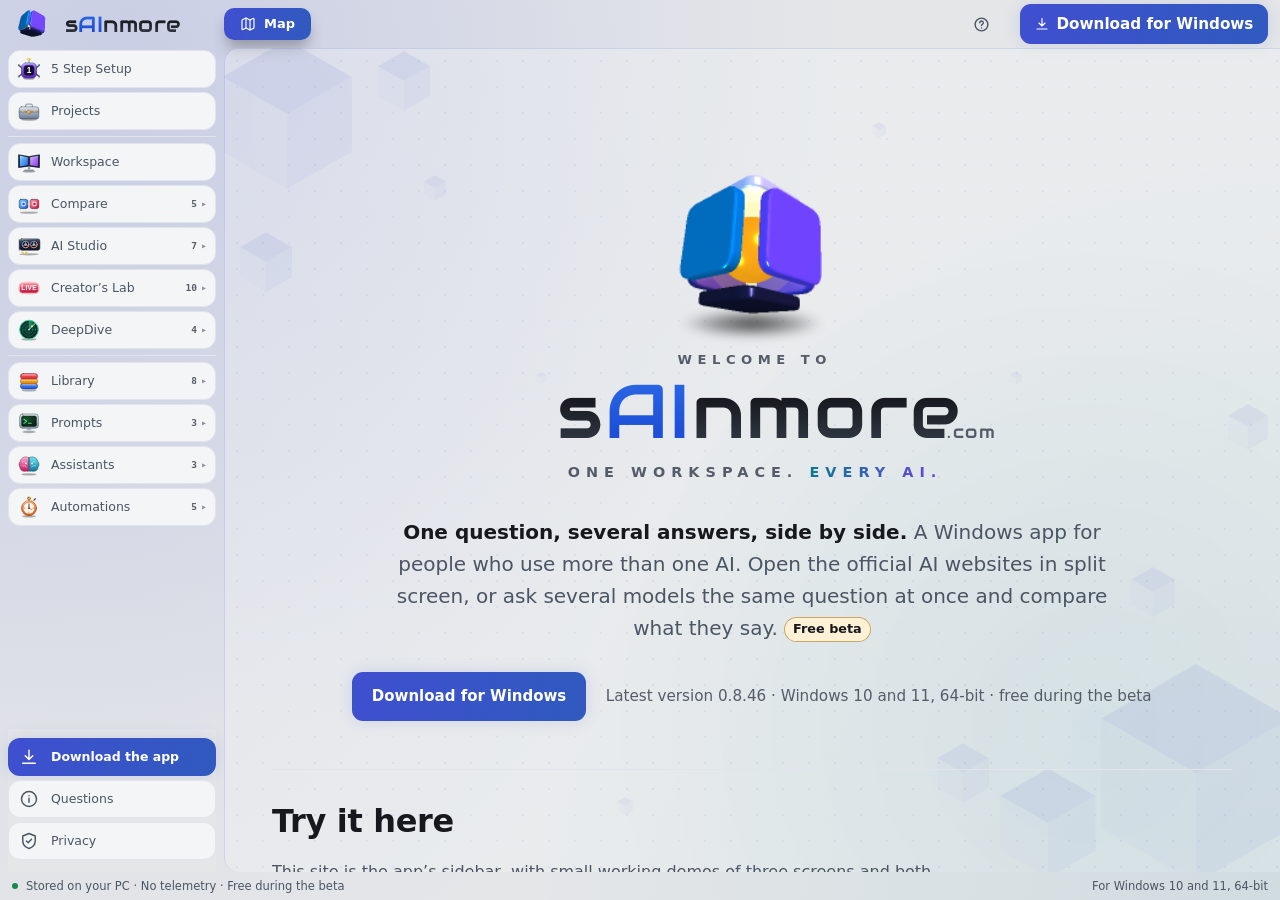
<file: index.html>
<!doctype html>
<html lang="en-GB">
<head>
<meta charset="utf-8">
<meta name="viewport" content="width=device-width, initial-scale=1">
<title>sAInmore: one question, several AI answers side by side</title>
<meta name="description" content="sAInmore is a free Windows app (beta) that puts the official AI websites side by side in split screen and sends one question to several AI models through their official APIs.">
<meta name="color-scheme" content="light dark">
<meta name="theme-color" content="#e4e6e8" media="(prefers-color-scheme: light)">
<meta name="theme-color" content="#030408" media="(prefers-color-scheme: dark)">
<meta name="referrer" content="no-referrer">
<link rel="canonical" href="https://sainmore.com/">
<link rel="icon" href="favicon-192.png" type="image/png" sizes="192x192">
<link rel="icon" href="favicon.ico" sizes="32x32">
<link rel="apple-touch-icon" href="apple-touch-icon.png">
<link rel="stylesheet" href="css/site.css">
<link rel="stylesheet" href="css/app.css">
<meta property="og:title" content="sAInmore: one workspace, every AI">
<meta property="og:description" content="One question, several AI answers side by side. A free Windows app (beta).">
<meta property="og:url" content="https://sainmore.com/">
<meta property="og:type" content="website">
<meta property="og:image" content="https://sainmore.com/img/og.png">
</head>
<body>
<!--
  FACTS USED ON THIS PAGE (check against the latest RELEASE-*.md before each release):
  - LOOK (2026-11-25, the user: “update with the new default look of the app”): the shell copies the app’s default look at tag v0.8.45 (components/sidebar/sidebarPalette.ts: violet in dark, worked out from Standard light’s colours in light; SidebarTree.tsx, constellationKit.ts, litStyle.ts, PartsList.tsx, Sidebar.tsx, placeParts.ts, Icon.tsx “map”). Places are cards, the open one white with its parts in a tree under it; build.js mirrors each screen’s parts list into the sidebar. Left out: the line’s wave animation, counts for places without parts here, the Menu and API Usage cards (the site’s Download, Questions and Privacy stand there), the bottom strip’s monitor.
  - PICTURES (2026-11-25 evening, the app chat’s look-0845b, tag v0.8.45, fresh data folder, no key, nothing downloaded, all five looked at by me): the Standard, Manuscript, Neon and Dune theme pictures (first run, “Picked for you: qwen2.5:7b and qwen3.5:0.8b”) and Compare’s “ready on this PC” place, which at the tag is hidden while its model is in a box (LocalThird.tsx), so qwen3.5:0.8b was taken out of box 2 for it. They replace 0.8.44 pictures that showed llama3.2:1b. The four theme pictures were then redone the same evening (look-0845c, same tag and state) with the app’s own Logo animation set to Still, because the first set caught the logo mid-turn.
  - The version number is written in three places: next to both Download buttons (hero, and #download with the date) and in the file name in #download. Update all three on every release. The SmartScreen steps keep "…" on purpose.
  - PICTURES 0.8.46 (the app chat’s look-0846, 2026-11-27 09:21, the v0.8.46 code, fresh data folder, no key, no paid call, nothing downloaded, logo Still, all 23 looked at by me): the ten theme pictures, floating tabs two, welcome map, stickers, listing, Brand DNA, model list, This PC two (invented hardware: 32 GB, 16 processors, Example GPU 12 GB, 412 GB free on C:), and new Sound Studio Quick (no key) and Mix (sounds made on that PC), Device pack (a picture drawn on that PC) and Quick ask (a real local answer and the need note).
  - Version described: 0.8.46 (PUBLISHED 2026-11-27 08:49:30 UTC in sainmore-releases, Latest, not a pre-release; checked on the API 2026-11-27: sAInmore-Setup-0.8.46.exe 157,694,677 bytes, sha256 48192e3660e8922704990e51c6e3803f308f0a9d73f9ebd64ed9ecdb90606fc6; tag v0.8.46 on ba5ee964 in the app repo. Text read at the tag (git diff v0.8.45..v0.8.46): docs/FEATURES.md, features.ts (What’s New 0.8.46), privacy.ts (HARDWARE_LINE, LMSTUDIO_ENGINE_LINE, LOCAL_UPDATES_LINE), placeParts.ts (Sound Studio; Device pack, the tenth Creator’s Lab part), Icon.tsx (devices), WelcomeView.tsx, i18n.ts (about.create), CompareView.tsx, the release notes on GitHub and the app chat’s 2026-11-27 08:51 entry. Data: database 35 to 36, one way (release notes; sqlite.ts keeps a safety copy). NOT on the page, on purpose: provider list prices for Sound Studio, untried-with-real-keys claims, Plus marks, the Heading and button fixes listed under Smaller fixes, DeepDive pictures. The pictures are still the 0.8.45 ones; the 0.8.46 ones were requested from the app chat the same morning.
  - Previously described: 0.8.45 (PUBLISHED 2026-11-25 11:04:09 UTC in sainmore-releases, Latest, not a pre-release; checked on the API 2026-11-25: sAInmore-Setup-0.8.45.exe 157,467,763 bytes, sha256 74596f6c1a01581209fedda1e680a6c56e368a8b6979dc1a099a0d2e915438ff; tag v0.8.45 on 61db6b7f in the app repo. Text read at the tag (git diff v0.8.44..v0.8.45 of the UI files, 134 files): docs/FEATURES.md and features.ts (What’s New 0.8.45), the release notes on GitHub, the app chat’s 2026-11-25 11:05 entry, components/themes/list.ts, UiTheme.tsx, ThemeGallery.tsx, ThemeSoundPreview.tsx, shared/ui-themes.ts, components/dock/* (FloatingTabs.tsx, LayoutChoice.tsx, dockRules.ts, dock.css) with docs/FLOATING-TABS-CONTRACT.md, components/thispc/* (ThisPcSection.tsx, ThisPcPanel.tsx, thisPcModel.ts), shared/local-catalogue.ts, shared/ollama-pull.ts (the Qwen 3.5 starters), SetupPage.tsx, ProvidersSection.tsx, ModelPicker.tsx and Select.tsx (a list is as wide as its framed box, LIST_MIN 160), menuPlace.ts, menuLook.ts, menuKeys.ts, BrandDna.tsx, BrandPreview.tsx, shared/prices.ts, main/system-monitor/hardware-store.ts and main/providers/ollama-speed.ts (local-models.json; the speed check calls only Ollama’s address on this PC). privacy.ts is IDENTICAL at v0.8.44 and v0.8.45, so the app’s own privacy text did not change; the privacy page gets the release notes’ “What is new on your PC” (local-models.json, the speed check), which hardware-store.ts and ollama-speed.ts confirm, and the app’s newer wording on lines left out before sending (features.ts). The database stays at 35 (release notes; nothing under src/main/storage in the diff). NOT on the page, on purpose: Plus marks (the guide now marks AI Studio’s PDF, Word, Excel and PowerPoint as Plus; limits are off until payments exist, so the page still lists them without a label, and the user decides at this release), Gemini 2.5 prices (none are listed), Gemini Omni 1.1 (never named), the Welcome’s words (no change per WELCOME-0.8.45.md), pictures at that push (the 0.8.44 ones). PICTURES 0.8.45 (the app chat’s drop of 2026-11-25 15:35, folder _from-app/look-0845, all 19 looked at by me): the code at tag v0.8.45, a fresh scratch data folder, no key, no paid call. This PC and setup step 02 use INVENTED hardware, fed in by a throwaway patch in the render build that is in no commit (32 GB memory, 16 processors, an Example GPU with 12 GB, 412 GB free on D:), and their captions say so. The local models (llama3.2:1b, qwen2.5:7b, qwen3.5:0.8b) were really on the PC; Brand DNA uses a made-up bakery. The theme gallery is cut at 1820 of 2000 px so the Plus page name is not shown. The four older theme pictures and the rest are still the 0.8.44 ones (their only change is the version number in the bottom strip, per the app chat). Before it, 0.8.44 (PUBLISHED 2026-11-24 10:41:06 UTC in sainmore-releases, Latest, not a pre-release; checked on the API 2026-11-24 10:5x: sAInmore-Setup-0.8.44.exe 157,438,849 bytes, sha256 5e05760e0bf494c08871a90acc18925b4a4f6ed48019fd7d911f4e58b1c3ba23; tag v0.8.44 on 4955ec7e in the app repo; git diff 3cc89c85 v0.8.44 is docs only (docs/RELEASE-GATES.md and docs/release-evidence/RELEASE-0.8.44-EVIDENCE.md), nothing in src, build or package.json, so the text read at 3cc89c85 is the tag’s. API Usage’s parts are Keys &amp; models and Usage (placeParts.ts at the tag; the app chat corrected its 10:01 list at 10:42). The draft was first written before the tag existed, NOT PUBLISHED then (the app chat’s 2026-11-24 10:01 entry says it is being released; release/0.8.44 head 3cc89c85, no tag v0.8.44 yet; text read there: docs/FEATURES.md and features.ts (What’s New 0.8.44), WelcomeView.tsx, StatusBar.tsx, SystemMonitorCard.tsx, ModelPicker.tsx, Select.tsx (88 uses of <Select> and no visible native drop-down left; the four files that still say <select> hold a hidden mirror or a comment), LocalThird.tsx and CompareView.tsx, RailParts.tsx, SidebarStageIcon.tsx, ProjectsView.tsx, local-engine.ts and local-engine-system.ts (INSTALLER_WAIT_MS is 15 minutes; the certificate check and the held file), Tour.tsx, payment.ts. privacy.ts is identical at v0.8.43 and 3cc89c85, so the privacy page is unchanged; package.json is 0.8.44 and build/ is unchanged; src/main/storage is unchanged, so the database stays at 35.) Also in this push, version 0.8.43 (published 2026-11-24 01:32:55 UTC in sainmore-releases, Latest, not a pre-release; checked on the API 2026-11-24: sAInmore-Setup-0.8.43.exe 157,431,578 bytes, sha256 3ae6453c64365501aa0caeaaf267bce3e14ff9ebd0d99fd3dda392e3ddf76f93; tag v0.8.43 on d3f111ee in the app repo and git diff d3f111ee v0.8.43 is empty, so the text read at d3f111ee is the tag’s. Text read at d3f111ee: docs/FEATURES.md, features.ts (What’s New 0.8.43), privacy.ts, i18n.ts, WelcomeView.tsx, the first-run screens, setup-steps.ts, ModelPicker.tsx (the headings are sticky, A-173), InboxPart.tsx and SaveAsMenu.tsx (menu-place.ts), the Knowledge files. Data: database 34 to 35, one way; src/main/storage/sqlite.ts refuses a newer database with “install the latest version”. Names: Compare’s parts are Ask models, Workflows, My tests, Model rankings, Compare images; DeepDive’s first part is Analyse. The Menu row, the shortcut list and the Ctrl+K dialog still say “Search everything” at d3f111ee while the tour says “Find anything”: the site says Search everything. The pictures still show the OLD part names and the 0.8.42 sidebar: ask the app chat for ONE drop after the release if the user wants it. The DeepSeek sign-in line (Features, Add a service) follows the app’s main e9dc6095 (features.ts DEEPSEEK_SIGN_IN_NOTE, the audit’s A-179, word for word; app chat 2026-11-24 04:25), NOT the v0.8.43 tag, whose guide still says “solve it and it goes on”: the app says its new words are true for 0.8.43 too (its comment: reproduced on 0.8.42 in a clean window; the user solved the puzzle and sign-in still did not go on). The Library’s left-column sentence is the app’s own again: from 0.8.44 the Library’s column is the same card folded or open (the app chat’s 2026-11-24 10:01 entry; PartsList.tsx and the app’s main b911f0ea are in release/0.8.44). The 0.8.43 text said “With the sidebar open” because PartsList.tsx at v0.8.43 framed only the open-sidebar column; that qualifier is gone. Changed with the Welcome map at 0.8.44: the home map “Try it here” has 5 Step Setup and Projects first and draws no visible group headings, and the site’s sidebar draws a thin line between its groups instead of the words Main and Your things (WelcomeView.tsx at 3cc89c85 and Sidebar.tsx, which gives its groups only an aria-label). Not copied from 0.8.44: the Select component’s details (hidden native mirror, anchored list), the Welcome review notes (docs/welcome-review), WELCOME_CHECKED_FOR, and the Features guide’s old area names; a picture of the bottom bar’s hover tool tips (they name the processor and graphics card). PICTURES: all from the app chat’s 0.8.44 drop (look-0844, 35 PNGs from the app’s out/ at the code of tag v0.8.44, entry 2026-11-24 18:57; fresh data folder, no key, no paid call): the 22 re-renders replace the 0.8.42 ones under the same names, and new are the Welcome and its map, the folded rails, Projects, Compare’s third place (cut above the answers at 1340 of 2000 px, because three old answers sit under two model boxes), an open drop-down (the assistant list, no crop), the bottom bar (cut into a left and a right part), the Features page, the folded Library and the Approve and open menu. The Settings picture is cut at 1830 of 2000 px so the “sAInmore Plus” page name is not shown; the Settings → Voice drop-down picture (standard-dark-dropdown-open) is not used for the same reason (its Settings list also ends with that name). The Knowledge screen is not used (Plus text). The bottom bar shows the monitor on, calm readings and two green icons (Sync is off). Not copied: Workflows’ “Picked for you” wording and Marketplaces’ “you keep” wording (small screen texts), the Knowledge screen layout notes, and no picture of the Knowledge screen (a Plus line).)
  - Previously described: 0.8.42 (published 2026-11-23 01:28:45 UTC in sainmore-releases, Latest, not a pre-release, tag v0.8.42 on a62180f7; sAInmore-Setup-0.8.42.exe 157,378,135 bytes, sha256 0dff4da9321bb582db41bbcfad5e728cba46afac6688e81caa625d8360211568; checked on the API 2026-11-23 and in the app repo: the tag is a62180f7 and git diff a62180f7 v0.8.42 is empty, so the gate changed no UI, only the notes). Text read at a62180f7 = the tag (47 commits after v0.8.41): docs/FEATURES.md, features.ts (What’s New 0.8.42), privacy.ts, ModelPicker.tsx, the automations components (TryOut, RunSteps, Replay, CalendarPart, ConditionsBlock, RetryBlock, InboxPart, HistoryPart), PricesSection, firstRun.ts, setupText.ts, FeedbackView, preview-window.ts, and the app chat’s entry of 2026-11-23 01:13. My own checks: no added line in src/main, src/shared or src/preload has a URL or a network call (the new main code reads the PC’s hardware with Windows’ own reg tool, locally); privacy.ts gains the three sentences about retries, Try-out and Replay, and what a step was given and wrote. On the page: Quick | Pro (Appearance, Automations), the one model list, starter questions and the hint, 5 Step Setup (one model, the Ollama picker), Automations (Try-out, run detail, Replay, Calendar as a fifth part, Conditions, Retry, the reserve and price-list sentences, Not yet; Approve and open is NOT described, see below), the preview window line, the privacy page. Left out on purpose: the title bar’s logo 8 px from the left (the site’s header is not the app’s title bar), the Feedback screen itself, Settings → Prices (text only, no picture), the Welcome lines, the first-run chips’ exact starter texts. Download note: 0.8.42 makes no further change to the database (the app chat, data unchanged, database 34; src/main/storage/sqlite.ts is not in the src/main diff v0.8.41..v0.8.42, so MIGRATIONS stays at 36). The app chat answered on 2026-11-23 01:24: nothing in the UI changed since a62180f7; the PC line is accurate (reg.exe, two reg query calls, read once per run, in the Feedback report only with system details; privacy.ts does not say it yet, the app chat will add a line next version); Retry is Retry twice (1 minute, then 5) or Choose… 1 to 3 tries after the first, waits 1 to 30 minutes. Compare’s renamed parts (Ask models, My tests, Model rankings, Compare images) and the Hairline sub-tabs are NOT in 0.8.42: keep the old names. Wording: the model list’s company headings are described as the published release notes say it (shown again when you arrow up to a company’s first model), not as the in-app Features text says (stays in view as you scroll; the app chat says that text is wrong and fixes it next version). Pictures: the 12 re-renders and 11 new ones are the app chat’s drop of 2026-11-23 (_from-app\look-0842\, app at a62180f7, Standard dark except the three themed Compare pictures, fresh scratch data, no key, no paid call; the example-* models are two local stand-in programs, the answers in Compare are written text, the Automations texts were written by the local models qwen2.5:7b and llama3.2:1b), kept whole (the bottom strip only says Stored on this PC · No telemetry). NOT used: standard-dark-knowledge (it prints “Search by meaning needs Plus”, and Plus labels stay off the site until the user says so) and the Approve and open menu (clipped by its Inbox card in 0.8.42, app chat 02:24: do not describe it; the Inbox picture shows only the closed button). The Settings picture is cropped at 1838 of its 2000 px (made by me, the drop is untouched) so that the “SAINMORE / sAInmore Plus” page name at the bottom of its left list is not shown; the earlier live Settings picture did not show it either.
  - Previous version described: 0.8.41 (published 2026-11-22 00:22:49 UTC in sainmore-releases, Latest, not a pre-release, tag v0.8.41 on ccb1a98; sAInmore-Setup-0.8.41.exe 157,344,295 bytes, sha256 0ccbdb178fc0ec551989c36c3ea0ffdafe88fc83b4da34e1b121f21aff9f9e05; checked on the API 2026-11-22 and in the app repo). Text read at release/0.8.41 = ccb1a98, which is the tag, so nothing came after it: docs/FEATURES.md, features.ts (What’s New 0.8.41), placeParts.ts, WelcomeView.tsx, privacy.ts, and the app chat’s entries of 2026-11-22 00:20 and 00:35 (no UI change since 00:20; data unchanged, database 34). My own checks: no added line in src/main, src/shared or src/preload has a URL or a network call; MIGRATIONS in sqlite.ts still has 36 entries; privacy.ts gains the sentence about Knowledge, Automations and Describe it. On the page: Automations has a fourth part, Templates (after History), the Describe it box, “N Pro rules are on” in Easy, Automations in the Create and sell start, the Settings pages are named as in the app (Appearance → Pro → Sidebar), the privacy page says what Describe it sends. Download note: 0.8.41 makes no further change to the database. This text contains everything described for 0.8.40 (published 2026-11-21 22:48 UTC, tag on ba636ab). The pictures are still the 0.8.39 ones; their sidebars show the old Tools group and no Automations.
  - Previous version described: 0.8.40 (published 2026-11-21 22:48:02 UTC in sainmore-releases, Latest, not a pre-release, tag v0.8.40 on ba636ab; sAInmore-Setup-0.8.40.exe 157,334,412 bytes, sha256 78b4aaff3b2989d0608d75b6027737fddcd8ef27e26ea22a00851501b6f6e67c; checked on the API 2026-11-21 and in the app repo). Text read first at release/0.8.40 = 4456233 and again at the tag: only three text changes came after it (docs/FEATURES.md and features.ts: Knowledge stays on this PC and is never synced, even with Sync on; Remove Knowledge and removing a collection forget what was sent; automation runs never read online-only OneDrive files). Sources: docs/FEATURES.md, features.ts (What’s New 0.8.40, 7 items), views.ts, placeParts.ts, placeDrawings.ts, Icon.tsx, WelcomeView.tsx, and the app chat’s entries of 2026-11-21 21:27 and 22:49, and its corrected release notes. Automations and Knowledge wording follows src/shared/privacy.ts on the app’s main (54fa4c1, not released; app chat entry 2026-11-21 23:25, the audit’s A-150): each time an automation runs it sends its task and the new files it reads to the model you chose for it and posts nothing; with Knowledge on, the passages of your unlocked collections that match your question go to the model you asked, and a locked collection never goes to a cloud model. My own checks: src/shared/privacy.ts is identical to v0.8.39 and to 4456233; no added line in src/main, src/shared or src/preload has a URL or a network call; MIGRATIONS in src/main/storage/sqlite.ts has 36 entries against 33 at v0.8.39 (schema 31 to 34, as the app chat says); the safety copy before a migration is in sqlite.ts. On the page: the Tools group is gone (Summarise and Translate are parts of DeepDive, the old links #summarise and #translate open DeepDive), Automations is a new place after Assistants (no shortcut; parts My automations, Inbox, History), the Library has Explorer and Context groups with Knowledge in Context, the Knowledge chip and What was sent in Compare, the Assistants, AI Studio (Documents, Code and web) and Creator’s Lab, Appearance is one page with Easy and Pro, the folded rail’s Workspace list and API Usage’s hidden buttons are text only. Not shown, on the app chat’s word: Templates, Describe it, the Pro-rules note, Automations in the Create and sell start (all for 0.8.41), the Classic look; and no Plus label for search by meaning, no prices, no signing claim. Download note: schema 31 to 34, one way. Privacy page: Knowledge and Automations lines added, Translator and Summariser renamed (the app’s privacy.ts has no new line). The pictures are still the 0.8.39 ones; their sidebars show the old Tools group and no Automations.
  - Previous version described: 0.8.39 (published 2026-11-20 13:13:43 UTC in sainmore-releases, Latest, not a pre-release, tag v0.8.39 on f641ec4 (checked on the API and in the app repo); text read at f641ec4 = the tag: features.ts (What’s New 0.8.39 and the guide), docs/FEATURES.md and RELEASE-0.8.39-DRAFT.md; Setup 158,587,157 bytes, sha256 d5cf65e3…7073 (GitHub’s digest equals the gated build, audit PASS per the app chat); data change none, the database stays at schema 31; no new privacy line (no new automatic network call since 0.8.38; the one new link is Creative Commons’ licence page, opened on a click); 5 Step Setup; Compare’s goal row, first run and check before Send, Workflows checkpoints, rounds and run cost, Creative Arena’s three parts (Make pictures, Compare to public, Battle), External benchmarks licence line; Creator’s Lab piece checks, Plan it moves an entry, shared starting model, Paste a picture; AI Studio keeps your work and starts on plain defaults; Library tree auto-scroll and subfolder source; Contrast and Text size; narrow-window drawer; Skip this version and the blocked-installer wording; Ctrl+K typed values; tour 12 steps (11 on a new install); Welcome’s Start with 5 Step Setup; the sidebar’s glossy place pictures are drawn from placeDrawings.ts at the tag (the 5 Step Setup chip shows 1, like the setup picture and the re-rendered sidebars); Electron 45.4.1; the build is unsigned and Smart App Control can block the Setup; no prices, no Plus labels; Classic not on the site; a program pass on screen-reader names, no NVDA or Narrator pass; Romanian lines not native-checked; this page text written 2026-11-20 on top of the new-look draft). Before it, 0.8.38 (published 2026-11-17 22:40:55 UTC in sainmore-releases, tag v0.8.38 on cac50f0 (checked on the API and in the app repo); text read at cac50f0 = the tag, features.ts and docs/FEATURES.md and RELEASE-0.8.38-DRAFT.md read at cac50f0; Setup 158,497,098 bytes, sha256 4c1d00da…5051 (GitHub’s digest equals the gated build); the release notes say to update every PC before you sync; database schema 30 to 31 (Library folders), one way, older versions say install the latest version and change nothing, a safety copy is kept; no new network call since 0.8.37 and no new privacy line; the Classic sidebar is retired for everyone; Menu with Settings as its second row, no gear; Settings is a list of pages in six groups; new pages Keyboard shortcuts, Notifications, Storage and cleanup, Sign-ins, Accessibility, Advanced, and Open on; sidebar Edit mode; Ctrl+K actions; title bar Map and recent-place chips; Library folders, paste, cut, copy, Bin folder rows; Sticker packs keep, save, copy, drag, right-click; Compare follow-up counts against the monthly limit; Translator Ollama cloud wording; new cube as the program, shortcut, taskbar and installer icon (the site’s tab icons are the app’s own build/icon files at the tag: favicon.ico 16/32/48 frames unchanged, favicon-192.png and apple-touch-icon.png resized from icon.png); crisp logo and name shadow; screen-reader pass not done; Romanian lines not native-checked; Plus page and labels left out; screenshots (settings-keys, library-tree, compare-ask, sidebar-menu and sidebar-edit crops) made by the app chat from the published 0.8.38 on a fresh data folder, no keys or API calls, originals in sainmore-mail/shots-0.8.38, the old library-dark pictures removed; hero logo drawn live by js/sainmore-logo.js 1.1.0 (the design chat’s script, one first-party file, allowed by the user 2026-11-18 "Yes, draft it"; sha384-oEIMd4…8tvTi worked out by the build; data-fps 60; the still logo-closed-392.webp is its CSS fallback without JavaScript; no requests, nothing stored; the animated loop picture is no longer used); the new look (source main 074f3bc and the app chat entry 2026-11-20): the card look follows the theme (features.ts, f0c2da3; ThemeLookNotice.tsx), 5 Step Setup (views.ts, shared/setup-steps.ts, setupText.ts), no back and forward arrows, Panes only on a new install, Sign out can also forget a site’s saved data (features.ts at 074f3bc); screenshots look-0839 from the app chat with the bottom strip cropped off; the pictures were re-rendered by the app chat on 2026-11-20 from the 0.8.39 code (look-0839-r; no key, no paid run), so the Sticker packs picture is the empty screen and the earlier AI-drawn sticker pictures are no longer used; no prices; Compare, Library tree and Settings re-rendered by the app chat in the new look (look-0839): the Compare answers are written text served by a local “Example server” (models example-fast, example-balanced, example-deep), times measured against it, prices typed in, so illustrative; the Library test cards are drawn by a script; the app chat’s “photo-tin” pictures are AI-made and are not used. Source: app-to-website 2026-11-17 22:00 and the app chat message with the shots). Before it, 0.8.37 (published 2026-11-17 03:59 UTC in sainmore-releases, tag v0.8.37 on 846efe7, Setup 158,346,888 bytes, sha256 cdfa9abb…bb62; the drafted text was read at 846efe7 = the tag; logo: still and the calmer 12 s turning loop made by the design chat from the app’s aperture.ts, no script; tab icons (favicon.ico 16/32/48, favicon-192.png, apple-touch-icon.png) and img/og.png redone from the same still logo at the user’s word 2026-11-17 (the app’s own build/icon files are unchanged at 0.8.37: the installed app icon is still the cube); old logo.svg, logo-animated.svg and favicon.svg removed; What’s New 0.8.37 and docs/FEATURES.md; no data or privacy change; Electron 45.3.2; this draft: Creative Arena moved from AI Studio into Compare as the fifth part (CompareView.tsx, placeParts.ts), Files and AI providers and Compare’s History, Leaderboard and AI providers are header buttons, Workspace card rows, new sidebar and one-piece look text, top bar (search magnifier, arrows off), Favourites count, Remove everything kept; NOT yet on the site: new logo and moving name (need the release, the logo files and the user’s decision about the two scripts); version numbers still 0.8.36). Before it, 0.8.36 (built from origin/main 9ffc5c8, audit PASS per the app chat; tag and publish date not yet known when drafted; no data change; privacy.ts STICKERS_LINE changed; update check asks on Welcome first (WelcomeView.tsx, update-checker.ts: existing installs keep their setting, ask again after 3 days); Recommended only from External benchmarks (recommend.ts); spend guard; Use it in; sticker drafts kept up to ~120 MB with earlier versions; API Usage sort; features.ts WHATS_NEW 0.8.36; left out: scroll hand-off, Electron 45.3.2, smaller fixes). Before it, 0.8.35 (published 2026-11-13 03:15 UTC in sainmore-releases, tag v0.8.35 on 735a65c; no data change; 3D Lab in AI Studio → Make (CreateView.tsx: GLB, STL, OBJ; Lit, Clay, Wireframe, Thickness; checks on this PC, each a rule or measured, rules of thumb not a slicer; FBX, fixing holes, exports, saving and AI models not in this version: features.ts), LAB3D_LINE from privacy.ts). Before it, 0.8.34 (published 2026-11-12 20:50 UTC in sainmore-releases, tag v0.8.34 on b116785; no data change (schema 30), no privacy.ts change; new theme Iris, 21 UI themes, Compare shutter with Iris, reduced motion skips it: components/themes/list.ts, shared/ui-themes.ts, CompareView.tsx, docs/FEATURES.md, features.ts). Before it, 0.8.33 (published 2026-11-12 15:57 UTC in sainmore-releases, tag v0.8.33 on a66cc01; no data change (schema 30, RELEASE-0.8.33.md), no privacy.ts or screen change; Design Canvas print work in its own process, Electron 45.3.1 (features.ts). Anyone coming from 0.8.31 or older still gets 0.8.32's data change, so the download note keeps it). Before it, 0.8.32 (published 2026-11-12 11:45 UTC in sainmore-releases, tag v0.8.32 on dd677d0; data change, migration 30 (design_files, design_versions, synced), RELEASE-0.8.32.md: 0.8.31 and older can't open it; Design Canvas in AI Studio's Design group (parts grouped Pick the best · Make · Design · Write, CreateView.tsx), External benchmarks as Compare's fourth part (Arena and Epoch AI public files, CompareView.tsx, features.ts), Library This PC: Keep this folder in my Library, ZIP Look inside and Take out, video stills (TwoPanes.tsx, ZipInside.tsx, features.ts); Plan & post "Name the post in reminders" (PlanPost.tsx); privacy lines DESIGN_CANVAS_LINE, EXT_BENCH_PRIVACY_LINE, PC_FOLDERS_LINE from privacy.ts and ext-bench.ts at dd677d0). Before it, 0.8.31 (published 2026-11-11 20:52 UTC in sainmore-releases, tag v0.8.31 on e31dcd0; data change, migrations 24 to 29, RELEASE-0.8.31.md: back up, 0.8.30 can't open it; Social posts, Plan & post, Titles & Thumbnails, Sticker packs, picture edits, Library Tray, Use in, Used in, Recent, History, any file, Social workspace, Panes only, Internal benchmarks: CreatorView.tsx, LibraryView.tsx, CompareView.tsx, features.ts). Before it, 0.8.30 (published 2026-11-10 18:27 UTC in sainmore-releases, tag v0.8.30 on f5bcca5; 0.8.29 published 15:33 UTC; no data change in either, schema 23, RELEASE-0.8.29.md and RELEASE-0.8.30.md; Listing studio, Print pack, Marketplaces, Library parts, This PC, two panes, Compare two, Use in sAInmore: CreatorView.tsx, LibraryView.tsx, features.ts). Before it, 0.8.28 (published 2026-11-09 22:39 UTC in sainmore-releases, tag v0.8.28 on fc2148b; no data change, schema 23, RELEASE-0.8.28.md; top bar, Tabs list, colour palette, One piece, find in page, Ask all panes, floating window, film window profile: FEATURES.md and app-to-website 2026-11-09 night). Before it, 0.8.27 (published 2026-11-09 04:16 UTC in sainmore-releases, tag v0.8.27 on 8371cd8; data change (migrations 22 and 23, RELEASE-0.8.27.md): back up, 0.8.26 can't open it; Creator's Lab Ctrl+5 (Content Multiplier, Brand DNA), DeepDive Ctrl+6, Library Ctrl+7, Prompts Ctrl+8, Assistants Ctrl+9 (views.ts); 20 UI themes (FEATURES.md); Assistants have their own chat, memory off until turned on; streaming sites: a bar and Open in its own window, never claim films play there (app-to-website 2026-11-09 04:17, release body); Welcome is a map in the sidebar's groups (WelcomeView.tsx); Google Fonts privacy line from GOOGLE_FONTS_LINE at the tag, wording approved by the user 2026-11-09. Titles & Thumbnails, Social posts and Reels are not in this release. Icons and logos unchanged. Source: API check, files at the tag). Built on 0.8.26 (published 2026-11-07 23:31 UTC in sainmore-releases, tag v0.8.26 on 605683c; no data change (schema 21, RELEASE-0.8.26.md), so the download note is version-free; privacy.ts unchanged; the user's rule (via app-to-website 2026-11-07 23:32): every release brings all UI changes to the site. UI: sidebar and parts lists as slide boxes, open item filled with accent-strong (Sidebar.tsx GROUP_BOX, PartsList.tsx); icons workspace (redrawn), deepdive, folderOpen (Icon.tsx); the header beside a parts list shows the open part's about text; DeepDive parts Documents · Research (Google Search answers in their own column with Search Suggestions, never used for board/facts/report); Library, Prompts, Assistants parts (their PARTS lists); background cubes (CubeBackdrop.tsx positions, a CSS drift, still with reduced motion); AI Studio's ratio button is Options; "AI providers & API" is "API Usage" (Keys & models · Usage), not named on the site. Source: API check, files at the tag, app-to-website 2026-11-07 23:32). Built on 0.8.25 (published 2026-11-07 18:48 UTC in sainmore-releases, tag v0.8.25 on 34bbfbf; renames: AI Lab → Compare (parts Ask · Workflows · Benchmark, listed on the left), Create → AI Studio, Documents → DeepDive ("Documents" as a file type stays); Ctrl+5 DeepDive, Ctrl+6 Library, other keys unchanged (src/renderer/src/lib/views.ts at the tag); sidebar groups Main / Your things / Tools with a line under each name (i18n.ts about.<id>); Compare icon "compare" (Icon.tsx); Creative Arena in AI Studio: 2 to 4 picture models, blind A–D vote, names after, Pictures leaderboard, the whole batch's cost first, nothing sent over the limit ("your own taste on your own prompts, not a benchmark", FEATURES.md); privacy.ts line 19 "Compare, AI Studio and Quick ask"; licence.ts renamed only (Plus still left off); data change (picture votes): back up, 0.8.24 can't open it, update every PC with Sync (release body); icons and logos unchanged since v0.8.24. The site became the app-style site with this release (the user: launch it together with the rename release). Source: API check, FEATURES.md at the tag, app-to-website 2026-11-07 18:49). Built on 0.8.24 (published 2026-11-06 23:02 UTC in sainmore-releases, tag v0.8.24 on 75eb4a6; FEATURES.md at the tag: Library like File Explorer (double-click opens pictures, videos, sound and text in their own window; tick several, right-click menu, drag onto folders, undo a move or delete); Recommended models in every model list, AI Lab Recommended for…, Workflows Use recommended, "sAInmore’s pick from public leaderboards", never a guarantee; Create → Video: Gemini Omni 1.2 Flash, 3 to 15 s, 360p to 4K with the price per resolution (src/shared/create-files.ts line 218 at the tag); a spending limit per run in every Create tab with one-click raise; the welcome screen shows a small ".com" after the name (WelcomeHero.tsx at the tag: zero width, muted grey, 18/76 of the name); release body: Smart App Control may block the new unsigned build on first start ("An Application Control policy has blocked this file"), try again later or keep the previous version, data not affected; no data change (schema 20, RELEASE-0.8.24.md); icons, logos, privacy.ts, licence.ts unchanged since v0.8.23. Source: API check, RELEASE-0.8.24.md, app-to-website 2026-11-06 23:03). Built on 0.8.23 (published 2026-11-06 12:59 UTC in sainmore-releases, tag v0.8.23 on 4351992; FEATURES.md at the tag: borderless float window with a bar on hover or Alt, moved with Alt + left mouse; full screen shrinks with Ctrl + scroll into a borderless on-top window; three new layouts (Wide and narrow, One big and two stacked, Wide in the middle); suggested sites in empty panes of the website workspaces, saved on this PC; Ollama model download from AI providers (only Ollama's local address is called; the download is Ollama's own, src/main/providers/ollama-pull.ts); Verify claims not listed (no screen); no data change; icons, logos, privacy.ts, licence.ts unchanged since v0.8.22; Defender note now says "the latest version"). Built on 0.8.22 (published 2026-11-06 00:41 UTC in sainmore-releases, tag v0.8.22 on 2055da7; fix release: Windows Defender / Smart App Control blocked ffmpeg.dll (part of Electron) in 0.8.19–0.8.21, a false alarm per the release notes and app-to-website 2026-11-06 00:42 (checked against Electron's published checksums by the app chat); 0.8.22 uses Electron 45.2.2; no data change; no features changed; icons, logos, privacy.ts, licence.ts unchanged since v0.8.21; FAQ #defender added, never "sAInmore is safe"). Built on 0.8.21 (published 2026-11-05 10:59 UTC in sainmore-releases, tag v0.8.21 on b441901; Documents search and tasks use only the ticked documents (FEATURES.md at the tag); pictures a model can’t read are left out and named; Create Files panel asks Replace or Save a copy; no data change (schema 20); icons, logos, privacy.ts and licence.ts unchanged since v0.8.20). Built on 0.8.20 (published 2026-11-05 04:35 UTC in sainmore-releases, tag v0.8.20 on 710ff2e; Create → Image: one image per model, pictures dropped into the box, AVIF, Generate shows the cost; Compare Chat view merged into Side by side; Library asks Replace or Save a copy; Documents tasks run on ticked documents; no data change (schema stays 20, RELEASE-0.8.20.md), so the download note is version-free again; split screen line fixed to 1 to 12 (FEATURES.md line 95 at the tag); icons, logos and privacy.ts unchanged since v0.8.19). Built on 0.8.19 (published 2026-11-04 23:47 UTC in sainmore-releases, tag v0.8.19 on b288b09; Benchmark in AI Lab: task sets, checks run on this PC, optional AI judge, likely ranges, CSV, past runs on this PC, sets sync only if Sync is on; wording rule: "best at your own tasks", never "the best AI" or "winner"; Project planner: plan, do, check after one OK, save as project plan; 1 to 12 websites side by side; Workflows up to 50 steps; 16 project colours; Ctrl+1 Projects, Ctrl+2 Workspace; update button in the bottom bar; data change (migrations 19 and 20), 0.8.18 can't open it. Plus labels still left out (licence.ts active=false). Source: RELEASE-0.8.19.md, docs/FEATURES.md at the tag, app-to-website 2026-11-04 23:47). Built on 0.8.18 (published 2026-11-04 10:37 UTC, tag v0.8.18 on dcd8b75: Electron 45, no feature change, no data change; app-to-website 10:38). Built on 0.8.17 (published 2026-11-04 03:42 UTC in sainmore-releases, tag v0.8.17 on cdb0a16; Workflows: files whole, matching passages or notes from a Read the documents step, warns if they won't fit; Second opinion; reports also as Word or PowerPoint; seven templates; no data change. Built on 0.8.16 (published 2026-11-04 01:30 UTC, tag v0.8.16 on f88d929): AI Lab tabs Compare and Workflows, layout Side by side / Chat / Differences; Challenge this claim and Challenge…; spending counted for every call, also with History off, optional monthly limit; voice typing in every text box (Ctrl+Shift+Space); 41 assistant templates; no data change. Plus labels left out: limits are off until a payment exists (licence.ts). Source: RELEASE-0.8.16.md, RELEASE-0.8.17.md, docs/FEATURES.md and src/shared/privacy.ts at v0.8.17, app-to-website 2026-11-04 01:31, 02:53 and 03:43). Built on 0.8.15 (published 2026-11-03 15:09 UTC in sainmore-releases, tag v0.8.15 on 13ceb40; Compare renamed AI Lab, still Ctrl+3 (shortcuts-list.ts); views Cards, Chat, Workflow; Workflow: up to 4 steps plus a report, 4 templates and your own, shows what each step sends, to which company and the estimated cost, runs only on a click; report to Library, Markdown or PDF; History lists workflow runs; Gemini answers grounded in Google Search, and later Gemini steps written from them, go only to Gemini models; workflows in the database (Sync only if on); data change (migration 18), 0.8.14 can't open it. Screenshots still show the old name. Source: RELEASE-0.8.15.md, docs/FEATURES.md at the tag, app-to-website 2026-11-03 15:11, ai-lab-wording.md §7). Built on 0.8.14 (published 2026-11-03 06:59 UTC in sainmore-releases, tag v0.8.14 on a1bf8cf; Combine answers in Compare: one model you pick, five headings Agreed / Contradictions / Only some covered / Unique points / Nobody covered, labelled "One model's synthesis of these answers — not fact-checked" (CombinePanel.tsx); Combine and the judge leave out Gemini answers grounded in Google Search (combine-manager.ts, CompareView.tsx judgeable); document previews from text on the PC, nothing sent; title bar overlap fix; no data change (schema 17). Source: RELEASE-0.8.14.md, app-to-website 2026-11-03 07:00). Built on 0.8.13 (published 2026-11-03 04:43 UTC in sainmore-releases, tag v0.8.13 on 1a289ab; workspaces AI work (AI services only), Web (was Webspace), Dev (also http on localhost, 127.0.0.1, [::1]; site-policy.ts), Gaming, up to 5 of your own, Ctrl+Shift+1…9; per-workspace web sign-ins; mouse capture except in AI work; shortcuts Compare Ctrl+3 … Assistants Ctrl+8 (shortcuts-list.ts); layouts and full screen at the top right; thinking level; follow-up context choice; OpenRouter zero data retention; Menu → Check for updates, same GitHub request; no data change (schema 17). Source: RELEASE-0.8.13.md, release body, app-to-website 2026-11-03 04:46). Built on 0.8.12 (published 2026-11-02 21:13 UTC in sainmore-releases, tag v0.8.12 on 5de231e; Assistants (Ctrl+9 then), 40 templates in nine groups, templates are general help, not medical, financial or legal advice, Reflection Journal meant for a model on this PC (RELEASE-0.8.12.md Part 1, docs/FEATURES.md and src/shared/assistants.ts at the tag); database updated, older versions can't open it; in-app update likely blocked by Smart App Control (RELEASE-0.8.12.md). Built on 0.8.11 (tag v0.8.11 on 382aecc; Ctrl+K search on this PC; Xiaomi MiMo (notice in src/shared/compare.ts); up to five own OpenAI-format servers, https or http only on this PC, "sAInmore can't check what this server does" (src/shared/custom-server.ts); Use copied text (clipboard read only on the hotkey, nothing sent until you choose); History star, tags, auto-delete; Quote / Ask about this; database update, back up first; keys in Spending → AI providers & API. Xiaomi not tried with a real key. Logo and icons unchanged. Source: RELEASE-0.8.11.md Part 1, docs/FEATURES.md at the tag, app-to-website 2026-11-02 08:27). Built on 0.8.10 (published 2026-11-02 06:01 UTC in sainmore-releases, tag v0.8.10 on 962d5bb; Create in five tabs: Image (OpenAI, Gemini, xAI; up to 8K, bigger than 4K enlarged on the PC), Documents, Code & web, Audio (Gemini speech), Video (xAI Grok Imagine or Gemini Omni Flash, cost limit per clip); Gemini images and video need a key with billing on; Documents: Ask with AI sends matching parts, Find text sends nothing; Smart App Control can block Update now (update-installer.ts). Logo and icons unchanged. Source: RELEASE-0.8.10.md Part 1, docs/FEATURES.md at the tag, app-to-website 2026-11-02 06:02). Built on 0.8.9 (published 2026-11-01 21:20 UTC in sainmore-releases, tag v0.8.9 on 06217dc; fixes only, built from 0.8.8: the Summariser leaves out page text that tries to give AI tools orders, saved Create images are marked as from the internet; no wording, icon or logo change. Source: API check, RELEASE-0.8.9.md Part 1, app-to-website 2026-11-01 21:21). Built on 0.8.8 (published 2026-11-01 05:55 UTC in sainmore-releases, tag v0.8.8 on 5bed2e8; six more API providers: Mistral, xAI (Grok), DeepSeek, Groq, Moonshot (Kimi), Perplexity, with data-location notices from src/shared/compare.ts; Translator and Summariser (Tools) and Webspace Summarise: https only, no cookies, no local addresses (src/shared/text-tools.ts, src/main/tools/page-fetch.ts), token counts only when Save history is on (history-service.ts recordToolUsage); 18 colour themes and 8 backgrounds; Spending line; logo and icons unchanged. Source: RELEASE-0.8.8.md Part 1, app-to-website 2026-11-01 05:56). Built on 0.8.7 (published 2026-11-01 05:42 UTC in sainmore-releases, tag v0.8.7 on 7e1c288; a fix release: search by meaning and voice typing work after a restart again; no icon, logo, wording or privacy change. Source: API check and app-to-website 2026-11-01 05:43). Built on 0.8.6 (published 2026-11-01 01:17 UTC in sainmore-releases, tag v0.8.6 on 541970a; Write with AI and Improve with AI in Prompts (a model the user picks or a local model, nothing sent until the button), starter prompts, guided builder, guides, tips; LM Studio as a second local provider at 127.0.0.1:1234; sleeping tabs after 30 minutes; fuller app icon (favicons from tag v0.8.6; logo.svg and logo-animated.svg unchanged since v0.8.3); Ollama cloud models run on ollama.com (FEATURES.md line 142). Source: RELEASE-0.8.6.md Part 1, app-to-website 2026-11-01 01:18). Built on 0.8.5 (tag v0.8.5 on cf04d5d; the toolbar × closes the tab and Ctrl+Shift+T reopens it, full screen has a × and the sidebar slides in from the left edge, the bottom button is Menu, safer sign-in windows; logo and icons unchanged since 0.8.3. Source: RELEASE-0.8.5.md Part 1). Built on 0.8.4 (tag v0.8.4 on 3a9ac3d; full-screen button next to Downloads in Workspace and Webspace, safety fixes, Electron 44.10.1; logo and icons unchanged since 0.8.3. Source: RELEASE-0.8.4.md Part 1). Built on 0.8.3 (tag v0.8.3 on 130ec0f; Webspace (Ctrl+3) for any https website, Usage, Language menu, Projects at the top of the sidebar, split-screen layouts picked from the sidebar (presets removed), bottom menu; the Workspace stays AI-only; orange-sided cube logo, app icon is the cube alone (copied from tag v0.8.3). Source: RELEASE-0.8.3.md Part 1). Windows 10/11, 64-bit. Installs for the current Windows account, without admin rights. Free during the beta (paid plan switched off). Not code-signed.
  - Download: https://github.com/ionutmaxim-tech/sainmore-releases/releases/latest (0.8.1 and later check this repo for updates)
    File: sAInmore-Setup-<version>.exe only. The portable version is retired from 0.8.2 (RELEASE-0.8.2.md Part 1).
-->
<svg xmlns="http://www.w3.org/2000/svg" style="display:none">
  <symbol id="i-map" viewBox="0 0 24 24"><path d="M14.1 5.55a2 2 0 0 0 1.8 0l3.65-1.83A1 1 0 0 1 21 4.62v12.76a1 1 0 0 1-.55.9l-4.55 2.28a2 2 0 0 1-1.8 0l-4.2-2.1a2 2 0 0 0-1.8 0l-3.65 1.83A1 1 0 0 1 3 19.38V6.62a1 1 0 0 1 .55-.9l4.55-2.28a2 2 0 0 1 1.8 0z" /><path d="M15 5.76v15M9 3.24v15" /></symbol>
  <symbol id="i-devices" viewBox="0 0 24 24"><path d="M12 16H5a1.5 1.5 0 0 1-1.5-1.5v-8A1.5 1.5 0 0 1 5 5h12a1.5 1.5 0 0 1 1.5 1.5V8" /><path d="M8 19.5h4M10 16v3.5" /><rect x="14.5" y="10" width="6" height="10.5" rx="1.5" /><path d="M17.5 18h.01" /></symbol>
  <symbol id="i-sparkle" viewBox="0 0 24 24"><path d="M12 3.5 13.8 10.2 20.5 12l-6.7 1.8L12 20.5l-1.8-6.7L3.5 12l6.7-1.8z" /></symbol>
  <symbol id="i-book" viewBox="0 0 24 24"><path d="M5 4.5h10.5a3 3 0 0 1 3 3V20H8a3 3 0 0 1-3-3z" /> <path d="M5 17a3 3 0 0 1 3-3h10.5" /></symbol>
  <symbol id="i-clock" viewBox="0 0 24 24"><circle cx="12" cy="12" r="8.5" /> <path d="M12 7.5V12l3 2" /></symbol>
  <symbol id="i-inbox" viewBox="0 0 24 24"><path d="m4 13 2.5-7h11L20 13v5a1 1 0 0 1-1 1H5a1 1 0 0 1-1-1z" /> <path d="M4 13h4.5l1 2h5l1-2H20" /></symbol>
  <symbol id="i-folder" viewBox="0 0 24 24"><path d="M3 6.5A1.5 1.5 0 0 1 4.5 5H9l2 2h8.5A1.5 1.5 0 0 1 21 8.5v9a1.5 1.5 0 0 1-1.5 1.5h-15A1.5 1.5 0 0 1 3 17.5z" /></symbol>
  <symbol id="i-workspace" viewBox="0 0 24 24"><rect x="3" y="4" width="18" height="16" rx="2.5" /> <path d="M3 9.5h18" /> <path d="M5.5 4.9h13a1.6 1.6 0 0 1 1.6 1.6v2.1H3.9V6.5a1.6 1.6 0 0 1 1.6-1.6z" fill="currentColor" stroke="none" /> <path d="M12 9.5V20" /></symbol>
  <symbol id="i-compare" viewBox="0 0 24 24"><rect x="3" y="4" width="7.5" height="16" rx="2" /> <rect x="13.5" y="4" width="7.5" height="16" rx="2" /> <path d="M5.5 9h2.5M5.5 12.5h2.5M16 9h2.5M16 12.5h2.5" /></symbol>
  <symbol id="i-dna" viewBox="0 0 24 24"><path d="M7 3c0 4.6 10 5.4 10 9s-10 4.4-10 9" /> <path d="M17 3c0 4.6-10 5.4-10 9s10 4.4 10 9" /> <path d="M8.2 6h7.6M10 8.6h4M10 15.4h4M8.2 18h7.6" /></symbol>
  <symbol id="i-image" viewBox="0 0 24 24"><rect x="3" y="4" width="18" height="16" rx="2.5" /> <circle cx="9" cy="9.5" r="1.75" /> <path d="m21 16-5-5-8 9" /></symbol>
  <symbol id="i-library" viewBox="0 0 24 24"><rect x="3.5" y="4" width="4" height="16" rx="1" /> <rect x="9.5" y="4" width="4" height="16" rx="1" /> <path d="m15.6 5.2 3.8-1 3.1 15.2-3.8 1z" /></symbol>
  <symbol id="i-prompt" viewBox="0 0 24 24"><path d="M4 5.5A1.5 1.5 0 0 1 5.5 4h13A1.5 1.5 0 0 1 20 5.5v10a1.5 1.5 0 0 1-1.5 1.5H10l-4.5 3.5V17h0A1.5 1.5 0 0 1 4 15.5z" /> <path d="M8 8.5l2.5 2-2.5 2M12.5 12.5H16" /></symbol>
  <symbol id="i-persona" viewBox="0 0 24 24"><circle cx="12" cy="8.5" r="3.75" /> <path d="M4.5 20c.9-3.6 3.9-5.75 7.5-5.75s6.6 2.15 7.5 5.75" /></symbol>
  <symbol id="i-file" viewBox="0 0 24 24"><path d="M6 3h8l4 4v14H6z" /> <path d="M14 3v4h4" /></symbol>
  <symbol id="i-language" viewBox="0 0 24 24"><path d="M3.5 5.5h9M8 3.5v2M10.5 5.5c-.8 3.6-3.2 6.4-6.5 8M6 8.5c1 2 2.8 3.7 5 4.8" /> <path d="m12.5 20.5 4-9.5 4 9.5M14 17h5" /></symbol>
  <symbol id="i-summary" viewBox="0 0 24 24"><path d="M4 6h10M4 10h12M4 14h8M4 18h5" /> <path d="m18 13 .9 2.6 2.6.9-2.6.9L18 20l-.9-2.6-2.6-.9 2.6-.9z" /></symbol>
  <symbol id="i-info" viewBox="0 0 24 24"><circle cx="12" cy="12" r="9" /> <path d="M12 11v5M12 8h.01" /></symbol>
  <symbol id="i-download" viewBox="0 0 24 24"><path d="M12 4v11m0 0-4.5-4.5M12 15l4.5-4.5M4.5 19.5h15" /></symbol>
  <symbol id="i-video" viewBox="0 0 24 24"><rect x="3" y="5.5" width="13" height="13" rx="2" /> <path d="m16 10 5-3v10l-5-3" /></symbol>
  <symbol id="i-shield" viewBox="0 0 24 24"><path d="M12 3 4.5 6v5.5c0 4.6 3.1 8.2 7.5 9.5 4.4-1.3 7.5-4.9 7.5-9.5V6z" /> <path d="m9 12 2 2 4-4" /></symbol>
  <symbol id="i-lock" viewBox="0 0 24 24"><rect x="5" y="10.5" width="14" height="9.5" rx="2" /> <path d="M8.5 10.5V8a3.5 3.5 0 0 1 7 0v2.5" /></symbol>
  <symbol id="i-trophy" viewBox="0 0 24 24"><path d="M8 4h8v5a4 4 0 0 1-8 0zM8 6H5a3 3 0 0 0 3 4M16 6h3a3 3 0 0 1-3 4M12 13v4M8.5 20h7M10 17h4v3h-4z" /></symbol>
  <symbol id="i-gauge" viewBox="0 0 24 24"><path d="M4 17a8 8 0 1 1 16 0" /> <path d="M12 17l4-5" /> <circle cx="12" cy="17" r="1.2" /></symbol>
  <symbol id="i-history" viewBox="0 0 24 24"><path d="M3.5 12a8.5 8.5 0 1 0 2.6-6.1L3.5 8.5" /> <path d="M3.5 4v4.5H8M12 7.5V12l3 2" /></symbol>
  <symbol id="i-cube" viewBox="0 0 24 24"><path d="M12 3l8 4.5v9L12 21l-8-4.5v-9z" /> <path d="M12 12l8-4.5M12 12v9M12 12L4 7.5" /></symbol>
  <symbol id="i-palette" viewBox="0 0 24 24"><path d="M12 3a9 9 0 1 0 0 18c1.1 0 1.75-.75 1.75-1.6 0-.5-.2-.85-.45-1.15-.25-.3-.45-.65-.45-1.1 0-.9.75-1.65 1.65-1.65H16.5A4.5 4.5 0 0 0 21 11c0-4.4-4-8-9-8z" /> <path d="M7.5 11.5h.01M10 7.5h.01M14.5 7.5h.01" /></symbol>
  <symbol id="i-podium" viewBox="0 0 24 24"><path d="M3 20h18" /> <path d="M9 20V9h6v11" /> <path d="M4 20v-6h5M15 13h5v7" /></symbol>
  <symbol id="i-key" viewBox="0 0 24 24"><circle cx="8" cy="15" r="4" /> <path d="m11 12 8.5-8.5M16.5 6.5l2.5 2.5M14 9l2 2" /></symbol>
  <symbol id="i-cpu" viewBox="0 0 24 24"><rect x="6" y="6" width="12" height="12" rx="2" /> <path d="M9.5 3v3M14.5 3v3M9.5 18v3M14.5 18v3M3 9.5h3M3 14.5h3M18 9.5h3M18 14.5h3" /></symbol>
  <symbol id="i-speaker" viewBox="0 0 24 24"><path d="M4 9.5h3.5L12 5.5v13l-4.5-4H4z" /> <path d="M15.5 9a4 4 0 0 1 0 6M18 6.5a7.5 7.5 0 0 1 0 11" /></symbol>
  <symbol id="i-deepdive" viewBox="0 0 24 24"><path d="M4 8.5V6a2 2 0 0 1 2-2h2.5M15.5 4H18a2 2 0 0 1 2 2v2.5M20 15.5V18a2 2 0 0 1-2 2h-2.5M8.5 20H6a2 2 0 0 1-2-2v-2.5" /> <circle cx="11.2" cy="11.2" r="3.4" /> <path d="m13.7 13.7 2.8 2.8" /></symbol>
  <symbol id="i-folderOpen" viewBox="0 0 24 24"><path d="M3.5 17.5V7A1.5 1.5 0 0 1 5 5.5h4l2 2h6.5A1.5 1.5 0 0 1 19 9v1.5" /> <path d="M3.5 17.5 6 11.6a1.5 1.5 0 0 1 1.4-.9h12.4a1 1 0 0 1 .9 1.4l-2.3 5.4a1.5 1.5 0 0 1-1.4 1H5a1.5 1.5 0 0 1-1.5-1z" /></symbol>
  <symbol id="i-search" viewBox="0 0 24 24"><circle cx="11" cy="11" r="6.5" /> <path d="m20 20-4.4-4.4" /></symbol>
  <symbol id="i-plus" viewBox="0 0 24 24"><path d="M12 5v14M5 12h14" /></symbol>
  <symbol id="i-bookmark" viewBox="0 0 24 24"><path d="M6.5 3.5h11v17l-5.5-4-5.5 4z" /></symbol>
  <symbol id="i-star" viewBox="0 0 24 24"><path d="m12 3.5 2.6 5.3 5.9.86-4.25 4.14 1 5.85L12 16.9l-5.25 2.75 1-5.85L3.5 9.66l5.9-.86z" /></symbol>
  <symbol id="i-trash" viewBox="0 0 24 24"><path d="M4 6.5h16M9.5 6.5V4h5v2.5M6 6.5l1 14h10l1-14" /> <path d="M10 10.5v6M14 10.5v6" /></symbol>
  <symbol id="cube" viewBox="-53.3 -60 106.6 120"><path d="M0 -50 L43.3 -25 L0 0 L-43.3 -25 Z" fill="currentColor" fill-opacity="0.95" /><path d="M0 0 L43.3 -25 L43.3 25 L0 50 Z" fill="currentColor" fill-opacity="0.55" /><path d="M0 0 L0 50 L-43.3 25 L-43.3 -25 Z" fill="currentColor" fill-opacity="0.25" /><path d="M-43.3 -25 L0 -50 L43.3 -25" fill="none" stroke="#fff" stroke-opacity="0.5" stroke-width="1.1" /></symbol>
  <symbol id="i-creator" viewBox="0 0 24 24"><path d="M4 20 14.5 9.5" /> <path d="m13 8 3 3" /> <path d="M17.5 3.5 18.3 5.7 20.5 6.5 18.3 7.3 17.5 9.5 16.7 7.3 14.5 6.5 16.7 5.7z" /> <path d="M8 4v2.5M6.75 5.25h2.5M20 13v2.5M18.75 14.25h2.5" /></symbol>
  <symbol id="i-multiply" viewBox="0 0 24 24"><rect x="3" y="7" width="10" height="13" rx="2" /> <path d="M7 7V5a2 2 0 0 1 2-2h10a2 2 0 0 1 2 2v9a2 2 0 0 1-2 2h-6" /> <path d="M17 8v4M15 10h4" /></symbol>
  <symbol id="i-card" viewBox="0 0 24 24"><rect x="3" y="5.5" width="18" height="13" rx="2.2" /> <path d="M3 9.8h18M6.5 14.8h4" /></symbol>
  <symbol id="i-globe" viewBox="0 0 24 24"><circle cx="12" cy="12" r="8.5" /> <path d="M3.5 12h17M12 3.5c2.4 2.4 3.6 5.2 3.6 8.5s-1.2 6.1-3.6 8.5c-2.4-2.4-3.6-5.2-3.6-8.5S9.6 5.9 12 3.5z" /></symbol>
  <symbol id="i-copy" viewBox="0 0 24 24"><rect x="8.5" y="8.5" width="12" height="12" rx="2" /> <path d="M15.5 8.5V5.5a2 2 0 0 0-2-2h-8a2 2 0 0 0-2 2v8a2 2 0 0 0 2 2h3" /></symbol>
  <symbol id="i-send" viewBox="0 0 24 24"><path d="M4 12 20 4l-4.5 16-3.5-6.5zM12 13.5 20 4" /></symbol>
  <symbol id="i-calendar" viewBox="0 0 24 24"><rect x="4" y="5" width="16" height="15" rx="2" /> <path d="M4 10h16M8.5 3v4M15.5 3v4" /></symbol>
  <symbol id="i-thumb" viewBox="0 0 24 24"><rect x="2.5" y="5" width="19" height="13" rx="2" /> <path d="M5.5 14.5h7M5.5 11.5h4.5" /> <circle cx="16.5" cy="10.5" r="2" /></symbol>
  <symbol id="i-heart" viewBox="0 0 24 24"><path d="M12 20s-7.5-4.6-7.5-10.2A4.2 4.2 0 0 1 12 7.2a4.2 4.2 0 0 1 7.5 2.6C19.5 15.4 12 20 12 20z" /></symbol>
</svg>
<!-- The app's glossy place pictures (src/renderer/src/components/sidebar/placeDrawings.ts at release/0.8.40, 4456233), one symbol each. Not display:none: gradients need to be drawn to be used. -->
<svg xmlns="http://www.w3.org/2000/svg" width="0" height="0" style="position:absolute" aria-hidden="true" focusable="false">
  <defs>
    <linearGradient id="wsl" x1="0" y1="0" x2="1" y2="1"><stop offset="0" stop-color="#7dd3fc"/><stop offset="1" stop-color="#2563eb"/></linearGradient><linearGradient id="wsr" x1="0" y1="0" x2="1" y2="1"><stop offset="0" stop-color="#c4b5fd"/><stop offset="1" stop-color="#9333ea"/></linearGradient><linearGradient id="wsm" x1="0" y1="0" x2="0" y2="1"><stop offset="0" stop-color="#cbd5e1"/><stop offset="1" stop-color="#64748b"/></linearGradient><linearGradient id="wsh" x1="0" y1="0" x2="0.4" y2="1"><stop offset="0" stop-color="#ffffff" stop-opacity="0.55"/><stop offset="0.5" stop-color="#ffffff" stop-opacity="0.08"/><stop offset="1" stop-color="#ffffff" stop-opacity="0"/></linearGradient>
    <linearGradient id="usb" x1="0" y1="0" x2="1" y2="1"><stop offset="0" stop-color="#3b6a8f"/><stop offset="1" stop-color="#14304d"/></linearGradient><linearGradient id="usg" x1="0" y1="0" x2="1" y2="1"><stop offset="0" stop-color="#fde68a"/><stop offset="1" stop-color="#d97706"/></linearGradient><linearGradient id="ush" x1="0" y1="0" x2="0.4" y2="1"><stop offset="0" stop-color="#ffffff" stop-opacity="0.55"/><stop offset="0.5" stop-color="#ffffff" stop-opacity="0.08"/><stop offset="1" stop-color="#ffffff" stop-opacity="0"/></linearGradient>
    <linearGradient id="prb" x1="0" y1="0" x2="0" y2="1"><stop offset="0" stop-color="#d5dde8"/><stop offset="1" stop-color="#6b7a90"/></linearGradient><linearGradient id="prg" x1="0" y1="0" x2="1" y2="1"><stop offset="0" stop-color="#fde68a"/><stop offset="1" stop-color="#d97706"/></linearGradient><linearGradient id="prh" x1="0" y1="0" x2="0.4" y2="1"><stop offset="0" stop-color="#ffffff" stop-opacity="0.55"/><stop offset="0.5" stop-color="#ffffff" stop-opacity="0.08"/><stop offset="1" stop-color="#ffffff" stop-opacity="0"/></linearGradient>
    <linearGradient id="pmb" x1="0" y1="0" x2="0" y2="1"><stop offset="0" stop-color="#e5e7eb"/><stop offset="1" stop-color="#8b95a5"/></linearGradient><radialGradient id="pmg" cx=".35" cy=".3" r=".9"><stop offset="0" stop-color="#4ade80" stop-opacity=".28"/><stop offset="1" stop-color="#4ade80" stop-opacity="0"/></radialGradient>
    <linearGradient id="cpl" x1="0" y1="0" x2="1" y2="1"><stop offset="0" stop-color="#7dd3fc"/><stop offset="1" stop-color="#1d4ed8"/></linearGradient><linearGradient id="cpr" x1="0" y1="0" x2="1" y2="1"><stop offset="0" stop-color="#fda4af"/><stop offset="1" stop-color="#be123c"/></linearGradient>
    <linearGradient id="stb" x1="0" y1="0" x2="0" y2="1"><stop offset="0" stop-color="#334155"/><stop offset="1" stop-color="#0f172a"/></linearGradient><linearGradient id="stm" x1="0" y1="0" x2="1" y2="0"><stop offset="0" stop-color="#e5e7eb"/><stop offset="1" stop-color="#6b7280"/></linearGradient><linearGradient id="str" x1="0" y1="0" x2="1" y2="1"><stop offset="0" stop-color="#22d3ee"/><stop offset="0.5" stop-color="#f472b6"/><stop offset="1" stop-color="#fbbf24"/></linearGradient><linearGradient id="sth" x1="0" y1="0" x2="0.4" y2="1"><stop offset="0" stop-color="#ffffff" stop-opacity="0.55"/><stop offset="0.5" stop-color="#ffffff" stop-opacity="0.08"/><stop offset="1" stop-color="#ffffff" stop-opacity="0"/></linearGradient>
    <linearGradient id="trb" x1="0" y1="0" x2="0" y2="1"><stop offset="0" stop-color="#38bdf8"/><stop offset="1" stop-color="#1d4ed8"/></linearGradient><linearGradient id="try" x1="0" y1="0" x2="0" y2="1"><stop offset="0" stop-color="#fbbf24"/><stop offset="1" stop-color="#b45309"/></linearGradient>
    <linearGradient id="crb" x1="0" y1="0" x2="0" y2="1"><stop offset="0" stop-color="#fb7185"/><stop offset="1" stop-color="#be123c"/></linearGradient>
    <linearGradient id="suf" x1="0" y1="0" x2="0" y2="1"><stop offset="0" stop-color="#fde68a"/><stop offset="1" stop-color="#d97706"/></linearGradient>
    <radialGradient id="ddb" cx=".4" cy=".35" r=".9"><stop offset="0" stop-color="#0f3d33"/><stop offset="1" stop-color="#04201b"/></radialGradient><linearGradient id="dds" x1="0" y1="0" x2="1" y2="0"><stop offset="0" stop-color="#34d399" stop-opacity="0.7"/><stop offset="1" stop-color="#34d399" stop-opacity="0"/></linearGradient>
    <linearGradient id="asl" x1="0" y1="0" x2="0" y2="1"><stop offset="0" stop-color="#f9a8d4"/><stop offset="1" stop-color="#be185d"/></linearGradient><linearGradient id="asr" x1="0" y1="0" x2="0" y2="1"><stop offset="0" stop-color="#67e8f9"/><stop offset="1" stop-color="#0e7490"/></linearGradient>
    <linearGradient id="aug" x1="0" y1="0" x2="0" y2="1"><stop offset="0" stop-color="#fdba74"/><stop offset="1" stop-color="#ea580c"/></linearGradient><linearGradient id="aub" x1="0" y1="0" x2="0" y2="1"><stop offset="0" stop-color="#fcd34d"/><stop offset="1" stop-color="#d97706"/></linearGradient>
    <linearGradient id="lir" x1="0" y1="0" x2="0" y2="1"><stop offset="0" stop-color="#fb7185"/><stop offset="1" stop-color="#dc2626"/></linearGradient><linearGradient id="liy" x1="0" y1="0" x2="0" y2="1"><stop offset="0" stop-color="#fde047"/><stop offset="1" stop-color="#d97706"/></linearGradient><linearGradient id="lib" x1="0" y1="0" x2="0" y2="1"><stop offset="0" stop-color="#60a5fa"/><stop offset="1" stop-color="#1d4ed8"/></linearGradient>
    <linearGradient id="seb" x1="0" y1="0" x2="0" y2="1"><stop offset="0" stop-color="#a78bfa"/><stop offset="1" stop-color="#5b21b6"/></linearGradient><linearGradient id="seh" x1="0" y1="0" x2="0.4" y2="1"><stop offset="0" stop-color="#ffffff" stop-opacity="0.55"/><stop offset="0.5" stop-color="#ffffff" stop-opacity="0.08"/><stop offset="1" stop-color="#ffffff" stop-opacity="0"/></linearGradient>
  </defs>
  <symbol id="p-workspace" viewBox="0 0 64 64"><ellipse cx="32" cy="57" rx="17" ry="3" fill="#000" opacity=".35"/><rect x="29" y="43" width="6" height="9" rx="1.5" fill="url(#wsm)"/><rect x="19" y="51" width="26" height="5" rx="2.5" fill="url(#wsm)"/><path d="M5 13 L31 17.5 L31 43 L5 46.5 Z" fill="#0b1220" stroke="#0b1220" stroke-width="2" stroke-linejoin="round"/><path d="M7.5 15.6 L29 19.4 L29 40.8 L7.5 44 Z" fill="url(#wsl)"/><path d="M7.5 15.6 L29 19.4 L29 27 L7.5 24 Z" fill="url(#wsh)"/><path d="M59 13 L33 17.5 L33 43 L59 46.5 Z" fill="#0b1220" stroke="#0b1220" stroke-width="2" stroke-linejoin="round"/><path d="M56.5 15.6 L35 19.4 L35 40.8 L56.5 44 Z" fill="url(#wsr)"/><path d="M56.5 15.6 L35 19.4 L35 27 L56.5 24 Z" fill="url(#wsh)"/></symbol>
  <symbol id="p-usage" viewBox="0 0 64 64"><ellipse cx="32" cy="53" rx="22" ry="3" fill="#000" opacity=".3"/><rect x="6" y="14" width="52" height="36" rx="6" fill="url(#usb)" stroke="#0b1d33" stroke-width="1.5"/><rect x="6" y="14" width="52" height="14" rx="6" fill="url(#ush)"/><rect x="12" y="23" width="12" height="9" rx="2" fill="url(#usg)" stroke="#a16207" stroke-width=".8"/><path d="M12 27.5h12M18 23v9" stroke="#a16207" stroke-width=".8" fill="none"/><circle cx="41" cy="41" r="6.5" fill="#ef4444" opacity=".95"/><circle cx="48" cy="41" r="6.5" fill="#f59e0b" opacity=".9"/><rect x="12" y="40" width="14" height="2.5" rx="1.2" fill="#fff" opacity=".35"/><rect x="12" y="44.5" width="9" height="2.5" rx="1.2" fill="#fff" opacity=".25"/></symbol>
  <symbol id="p-projects" viewBox="0 0 64 64"><ellipse cx="32" cy="55" rx="21" ry="3" fill="#000" opacity=".3"/><path d="M23 22 v-4.5 a4 4 0 0 1 4 -4 h10 a4 4 0 0 1 4 4 V22" fill="none" stroke="#94a3b8" stroke-width="3.2" stroke-linecap="round"/><rect x="6" y="21" width="52" height="32" rx="6" fill="url(#prb)" stroke="#334155" stroke-width="1.4"/><rect x="6" y="21" width="52" height="13" rx="6" fill="url(#prh)"/><path d="M6 34.5 H58" stroke="#475569" stroke-width="1.6"/><rect x="27" y="31" width="10" height="7.5" rx="2" fill="url(#prg)" stroke="#92400e" stroke-width=".8"/><rect x="13" y="30" width="6" height="5" rx="1.5" fill="url(#prg)"/><rect x="45" y="30" width="6" height="5" rx="1.5" fill="url(#prg)"/></symbol>
  <symbol id="p-prompts" viewBox="0 0 64 64"><ellipse cx="32" cy="56" rx="18" ry="3" fill="#000" opacity=".3"/><rect x="26" y="45" width="12" height="7" rx="1.5" fill="url(#pmb)"/><rect x="18" y="51" width="28" height="5" rx="2.5" fill="url(#pmb)"/><rect x="7" y="8" width="50" height="38" rx="8" fill="url(#pmb)" stroke="#475569" stroke-width="1.4"/><rect x="12" y="13" width="40" height="28" rx="4.5" fill="#06180f" stroke="#052e1a" stroke-width="1"/><rect x="12" y="13" width="40" height="28" rx="4.5" fill="url(#pmg)"/><path d="M18.5 22 L26 27.5 L18.5 33" fill="none" stroke="#4ade80" stroke-width="3" stroke-linecap="round" stroke-linejoin="round"/><rect x="29" y="31" width="10" height="3" rx="1.5" fill="#4ade80"/><circle cx="50" cy="43" r="1.2" fill="#4ade80"/></symbol>
  <symbol id="p-compare" viewBox="0 0 64 64"><ellipse cx="32" cy="55" rx="24" ry="3" fill="#000" opacity=".3"/><g stroke="#cbd5e1" stroke-width="2" stroke-linecap="round"><path d="M10 20v-4M16 20v-4M22 20v-4M10 44v4M16 44v4M22 44v4M42 20v-4M48 20v-4M54 20v-4M42 44v4M48 44v4M54 44v4"/></g><rect x="6" y="20" width="23" height="24" rx="4.5" fill="url(#cpl)" stroke="#0b2a5b" stroke-width="1.4"/><rect x="12" y="26" width="11" height="12" rx="2.5" fill="#fff" opacity=".9"/><rect x="14.5" y="28.5" width="6" height="7" rx="1.5" fill="#2563eb"/><rect x="35" y="20" width="23" height="24" rx="4.5" fill="url(#cpr)" stroke="#5b0f21" stroke-width="1.4"/><rect x="41" y="26" width="11" height="12" rx="2.5" fill="#fff" opacity=".9"/><rect x="43.5" y="28.5" width="6" height="7" rx="1.5" fill="#e11d48"/><path d="M29 32 h6" stroke="#fde68a" stroke-width="3" stroke-linecap="round"/></symbol>
  <symbol id="p-create" viewBox="0 0 64 64"><ellipse cx="32" cy="54" rx="26" ry="3" fill="#000" opacity=".3"/><rect x="3" y="14" width="5" height="30" rx="1.5" fill="url(#stm)"/><rect x="7" y="13" width="54" height="30" rx="5.5" fill="url(#stb)" stroke="#0b1220" stroke-width="1.4"/><rect x="7" y="13" width="54" height="11" rx="5.5" fill="url(#sth)"/><g><circle cx="23" cy="28" r="10.5" fill="#0b1220"/><circle cx="23" cy="28" r="9" fill="none" stroke="url(#str)" stroke-width="2.6"/><circle cx="23" cy="28" r="3.2" fill="#e2e8f0"/><path d="M23 28 L23 20.5 M23 28 L29.5 31.8 M23 28 L16.5 31.8" stroke="#94a3b8" stroke-width="2.2" stroke-linecap="round"/></g><g><circle cx="45" cy="28" r="10.5" fill="#0b1220"/><circle cx="45" cy="28" r="9" fill="none" stroke="url(#str)" stroke-width="2.6"/><circle cx="45" cy="28" r="3.2" fill="#e2e8f0"/><path d="M45 28 L45 20.5 M45 28 L51.5 31.8 M45 28 L38.5 31.8" stroke="#94a3b8" stroke-width="2.2" stroke-linecap="round"/></g><path d="M12 47 h6 v4 h-6zM22 47 h6 v4 h-6z" fill="#fbbf24"/></symbol>
  <symbol id="p-translate" viewBox="0 0 64 64"><ellipse cx="32" cy="53" rx="24" ry="3" fill="#000" opacity=".3"/><rect x="4" y="15" width="56" height="34" rx="7" fill="#0f172a" stroke="#334155" stroke-width="1.5"/><rect x="8" y="19" width="22" height="26" rx="4" fill="url(#trb)"/><rect x="34" y="19" width="22" height="26" rx="4" fill="url(#try)"/><path d="M8 32 h22 M34 32 h22" stroke="#0b1220" stroke-width="2"/><text x="19" y="37.5" text-anchor="middle" font-family="Segoe UI, Arial, sans-serif" font-weight="800" font-size="14" fill="#fff">EN</text><text x="45" y="37.5" text-anchor="middle" font-family="Segoe UI, Arial, sans-serif" font-weight="800" font-size="14" fill="#fff">JP</text><rect x="8" y="19" width="22" height="10" rx="4" fill="#fff" opacity=".18"/><rect x="34" y="19" width="22" height="10" rx="4" fill="#fff" opacity=".18"/></symbol>
  <symbol id="p-creator" viewBox="0 0 64 64"><ellipse cx="32" cy="32" rx="30" ry="18" fill="#ef4444" opacity=".18"/><rect x="6" y="18" width="52" height="28" rx="8" fill="url(#crb)" stroke="#fecaca" stroke-width="2.4"/><rect x="6" y="18" width="52" height="12" rx="8" fill="#fff" opacity=".18"/><text x="32" y="38.5" text-anchor="middle" font-family="Segoe UI, Arial, sans-serif" font-weight="900" font-size="17" letter-spacing="1" fill="#fff">LIVE</text><circle cx="14" cy="24" r="1.7" fill="#fff"/></symbol>
  <symbol id="p-summarise" viewBox="0 0 64 64"><ellipse cx="32" cy="58" rx="10" ry="2.2" fill="#000" opacity=".3"/><circle cx="19" cy="9" r="3.6" fill="#f472b6"/><circle cx="32" cy="6.5" r="3.6" fill="#22d3ee"/><circle cx="45" cy="9" r="3.6" fill="#a3e635"/><path d="M8 15 H56 L38 38 V50 L26 56 V38 Z" fill="url(#suf)" stroke="#92400e" stroke-width="1.4" stroke-linejoin="round"/><path d="M8 15 H56 L53 19 H11 Z" fill="#fff" opacity=".28"/><path d="M26 38 L38 38 L38 50 L26 56Z" fill="#000" opacity=".12"/><circle cx="32" cy="60" r="1.6" fill="#fbbf24"/></symbol>
  <symbol id="p-documents" viewBox="0 0 64 64"><ellipse cx="32" cy="57" rx="20" ry="3" fill="#000" opacity=".3"/><circle cx="32" cy="31" r="25" fill="url(#ddb)" stroke="#34d399" stroke-width="2.6"/><circle cx="32" cy="31" r="17.5" fill="none" stroke="#34d399" stroke-width="1.2" opacity=".6"/><circle cx="32" cy="31" r="10" fill="none" stroke="#34d399" stroke-width="1.2" opacity=".6"/><path d="M32 31 L32 6 A25 25 0 0 1 52.6 16.8 Z" fill="url(#dds)" opacity=".85"/><path d="M32 31 L50 13" stroke="#bbf7d0" stroke-width="2.2" stroke-linecap="round"/><circle cx="40" cy="22" r="2.8" fill="#fde047"/><circle cx="32" cy="31" r="2.2" fill="#bbf7d0"/><path d="M9 31 H55 M32 8 V54" stroke="#34d399" stroke-width=".8" opacity=".35"/></symbol>
  <symbol id="p-assistants" viewBox="0 0 64 64"><ellipse cx="32" cy="57" rx="20" ry="3" fill="#000" opacity=".3"/><path d="M31 12 C22 8 11 12 9 22 C5 25 4 33 8 38 C8 46 17 51 25 48 C28 49.5 30 49 31 48 Z" fill="url(#asl)" stroke="#831843" stroke-width="1.4" stroke-linejoin="round"/><path d="M33 12 C42 8 53 12 55 22 C59 25 60 33 56 38 C56 46 47 51 39 48 C36 49.5 34 49 33 48 Z" fill="url(#asr)" stroke="#0c4a6e" stroke-width="1.4" stroke-linejoin="round"/><path d="M14 24 q6 -3 10 2 M14 34 q7 -2 11 3 M50 24 q-6 -3 -10 2 M50 34 q-7 -2 -11 3" fill="none" stroke="#fff" stroke-width="2" stroke-linecap="round" opacity=".55"/><path d="M32 12 V48" stroke="#0b1220" stroke-width="1.6" opacity=".7"/><circle cx="24" cy="28" r="2.3" fill="#fff" opacity=".9"/><circle cx="40" cy="28" r="2.3" fill="#fff" opacity=".9"/><path d="M12 18 q8 -8 18 -5" fill="none" stroke="#fff" stroke-width="2" stroke-linecap="round" opacity=".35"/></symbol>
  <symbol id="p-automations" viewBox="0 0 64 64"><ellipse cx="32" cy="57" rx="18" ry="3" fill="#000" opacity=".3"/><rect x="28" y="6" width="8" height="6" rx="2" fill="url(#aub)" stroke="#78350f" stroke-width="1.2"/><path d="M45 14 l4 -4" stroke="#78350f" stroke-width="3" stroke-linecap="round"/><circle cx="32" cy="35" r="20" fill="url(#aug)" stroke="#78350f" stroke-width="1.5"/><circle cx="32" cy="35" r="15.5" fill="#fff7ed" stroke="#b45309" stroke-width="1"/><path d="M32 22 v3 M32 45 v3 M19 35 h3 M42 35 h3" stroke="#b45309" stroke-width="1.6" stroke-linecap="round"/><path d="M32 35 V26" stroke="#0f172a" stroke-width="2.2" stroke-linecap="round"/><path d="M32 35 L39 39" stroke="#ea580c" stroke-width="2" stroke-linecap="round"/><circle cx="32" cy="35" r="2" fill="#0f172a"/><path d="M16 26 q4 -8 12 -10" fill="none" stroke="#fff" stroke-width="2" stroke-linecap="round" opacity=".45"/></symbol>
  <symbol id="p-library" viewBox="0 0 64 64"><ellipse cx="32" cy="57" rx="20" ry="3" fill="#000" opacity=".3"/><rect x="9" y="38" width="46" height="15" rx="7.5" fill="url(#lib)" stroke="#1e3a8a" stroke-width="1.3"/><rect x="9" y="25" width="46" height="15" rx="7.5" fill="url(#liy)" stroke="#92400e" stroke-width="1.3"/><rect x="9" y="12" width="46" height="15" rx="7.5" fill="url(#lir)" stroke="#7f1d1d" stroke-width="1.3"/><g stroke="#000" stroke-width="1.6" opacity=".22" stroke-linecap="round"><path d="M17 18v3M24 18v3M31 18v3M38 18v3M45 18v3M17 31v3M24 31v3M31 31v3M38 31v3M45 31v3M17 44v3M24 44v3M31 44v3M38 44v3M45 44v3"/></g><rect x="13" y="14" width="38" height="4" rx="2" fill="#fff" opacity=".3"/><rect x="13" y="27" width="38" height="4" rx="2" fill="#fff" opacity=".3"/><rect x="13" y="40" width="38" height="4" rx="2" fill="#fff" opacity=".3"/></symbol>
  <symbol id="p-setup" viewBox="0 0 64 64"><ellipse cx="32" cy="58" rx="16" ry="2.6" fill="#000" opacity=".3"/><g stroke="#475569" stroke-width="4" stroke-linecap="round" fill="none"><path d="M14 30 L5 22"/><path d="M50 30 L59 22"/><path d="M14 44 L5 52"/><path d="M50 44 L59 52"/></g><g fill="#64748b"><circle cx="5" cy="22" r="2.6"/><circle cx="59" cy="22" r="2.6"/><circle cx="5" cy="52" r="2.6"/><circle cx="59" cy="52" r="2.6"/></g><path d="M32 17 V9" stroke="#38bdf8" stroke-width="3" stroke-linecap="round"/><circle cx="32" cy="6.5" r="4.2" fill="#fbbf24"/><circle cx="30.8" cy="5.2" r="1.4" fill="#fff" opacity=".8"/><rect x="12" y="16" width="40" height="40" rx="11" fill="url(#seb)" stroke="#312e81" stroke-width="1.6"/><rect x="12" y="16" width="40" height="15" rx="11" fill="url(#seh)"/><rect x="18" y="22" width="28" height="28" rx="8" fill="#14112b" stroke="#6d28d9" stroke-width="1.2"/><text x="32" y="43.5" text-anchor="middle" font-family="Segoe UI, Arial, sans-serif" font-weight="900" font-size="22" fill="#fff">1</text></symbol>
</svg>
<a class="skip" href="#main">Skip to content</a>

<div class="app">

<header class="titlebar">
  <a class="tb-brand" href="#home" aria-label="sAInmore home">
    <img src="img/logo-closed-84.webp" srcset="img/logo-closed-42.webp 1x, img/logo-closed-84.webp 2x, img/logo-closed-126.webp 3x" alt="" width="42" height="42">
    <span class="tb-lockup"><span class="wordmark"><span class="nm">s</span><span class="ai">AI</span><span class="nm">nmore</span></span></span>
  </a>
  <a class="tb-map" href="#features"><svg class="ic" aria-hidden="true"><use href="#i-map"/></svg>Map</a>
  <nav class="tb-help" aria-label="Help and what’s new"><a class="tb-q" href="#features" aria-label="Help and what’s new: Features" title="Help and what’s new"><svg viewBox="0 0 24 24" width="17" height="17" fill="none" stroke="currentColor" stroke-width="2" stroke-linecap="round" stroke-linejoin="round" aria-hidden="true"><circle cx="12" cy="12" r="9"/><path d="M9.5 9.5a2.5 2.5 0 1 1 3.6 2.3c-.8.4-1.1.9-1.1 1.7M12 17h0"/></svg></a><span class="tb-menu"><a href="#features">Features</a><a href="https://github.com/ionutmaxim-tech/sainmore-releases/releases/latest" rel="noopener">What’s new</a><a href="#faq">Questions</a><a href="#home">Welcome</a></span></nav>
  <a class="btn small tb-dl" href="#download"><svg class="ic" aria-hidden="true"><use href="#i-download"/></svg>Download for Windows</a>
</header>

<aside class="side">
  <nav class="side-nav" aria-label="Screens">
    <ul>
      <li><a href="#setup" data-v="setup" title="Five steps to a working sAInmore"><svg class="ic ic-art" aria-hidden="true"><use href="#p-setup"/></svg><span class="sn">5 Step Setup</span></a></li>
      <li><a href="#projects" data-v="projects" title="Keep work for one client or topic"><svg class="ic ic-art" aria-hidden="true"><use href="#p-projects"/></svg><span class="sn">Projects</span></a></li>
    </ul>
    <p class="side-label">Main</p>
    <ul>
      <li><a href="#workspace" data-v="workspace" title="AI sites and any website, in tabs"><svg class="ic ic-art" aria-hidden="true"><use href="#p-workspace"/></svg><span class="sn">Workspace</span></a></li>
      <li data-p="compare"><a href="#compare" data-v="compare" title="Find which AI is best for your task"><svg class="ic ic-art" aria-hidden="true"><use href="#p-compare"/></svg><span class="sn">Compare</span><span class="n" aria-hidden="true">5</span></a><ul class="tree" aria-hidden="true"><li><label for="pc-ask">Ask models</label></li><li><label for="pc-flow">Workflows</label></li><li><label for="pc-bench">My tests</label></li><li><label for="pc-ext">Model rankings</label></li><li><label for="pc-arena">Compare images</label></li></ul></li>
      <li data-p="ai-studio"><a href="#ai-studio" data-v="ai-studio" title="Pictures, video, sound, documents"><svg class="ic ic-art" aria-hidden="true"><use href="#p-create"/></svg><span class="sn">AI Studio</span><span class="n" aria-hidden="true">7</span></a><ul class="tree" aria-hidden="true"><li class="tg">Make</li><li><label for="ck-img">Image</label></li><li><label for="ck-vid">Video</label></li><li><label for="ck-audio">Sound Studio</label></li><li><label for="ck-3d">3D Lab</label></li><li class="tg">Design</li><li><label for="ck-canvas">Design Canvas</label></li><li class="tg">Write</li><li><label for="ck-doc">Documents</label></li><li><label for="ck-code">Code &amp; web</label></li></ul></li>
      <li data-p="creator"><a href="#creator" data-v="creator" title="Posts, listings, prints, brand kits"><svg class="ic ic-art" aria-hidden="true"><use href="#p-creator"/></svg><span class="sn">Creator’s Lab</span><span class="n" aria-hidden="true">10</span></a><ul class="tree" aria-hidden="true"><li class="tg">Make</li><li><label for="cl-mult">Content Multiplier</label></li><li><label for="cl-social">Social posts</label></li><li><label for="cl-plan">Plan &amp; post</label></li><li><label for="cl-titles">Titles &amp; Thumbnails</label></li><li><label for="cl-stickers">Sticker packs</label></li><li><label for="cl-print">Print pack</label></li><li><label for="cl-device">Device pack</label></li><li><label for="cl-list">Listing studio</label></li><li class="tg">Your shop</li><li><label for="cl-brand">Brand DNA</label></li><li><label for="cl-markets">Marketplaces</label></li></ul></li>
      <li data-p="deepdive"><a href="#deepdive" data-v="deepdive" title="Your own files, with sources"><svg class="ic ic-art" aria-hidden="true"><use href="#p-documents"/></svg><span class="sn">DeepDive</span><span class="n" aria-hidden="true">4</span></a><ul class="tree" aria-hidden="true"><li><label for="dd-docs">Analyse</label></li><li><label for="dd-research">Research</label></li><li><label for="dd-summarise">Summarise</label></li><li><label for="dd-translate">Translate</label></li></ul></li>
    </ul>
    <p class="side-label">Your things</p>
    <ul>
      <li data-p="library"><a href="#library" data-v="library" title="Your files, AI work and Knowledge"><svg class="ic ic-art" aria-hidden="true"><use href="#p-library"/></svg><span class="sn">Library</span><span class="n" aria-hidden="true">8</span></a><ul class="tree" aria-hidden="true"><li class="tg">Explorer</li><li><label for="lb-all">All items</label></li><li><label for="lb-recent">Recent</label></li><li><label for="lb-fav">Favourites</label></li><li><label for="lb-dl">Downloads</label></li><li><label for="lb-web">From websites</label></li><li><label for="lb-copies">Copies</label></li><li><label for="lb-bin">Bin</label></li><li class="tg">Context</li><li><label for="lb-knowledge">Knowledge</label></li></ul></li>
      <li data-p="prompts"><a href="#prompts" data-v="prompts" title="Saved prompts with fill-in blanks"><svg class="ic ic-art" aria-hidden="true"><use href="#p-prompts"/></svg><span class="sn">Prompts</span><span class="n" aria-hidden="true">3</span></a><ul class="tree" aria-hidden="true"><li><label for="pr-mine">Prompts</label></li><li><label for="pr-start">Starter prompts</label></li><li><label for="pr-guides">Guides</label></li></ul></li>
      <li data-p="assistants"><a href="#assistants" data-v="assistants" title="Instructions for tasks you repeat"><svg class="ic ic-art" aria-hidden="true"><use href="#p-assistants"/></svg><span class="sn">Assistants</span><span class="n" aria-hidden="true">3</span></a><ul class="tree" aria-hidden="true"><li><label for="as-new">Create new</label></li><li><label for="as-mine">My assistants</label></li><li><label for="as-tpl">Templates</label></li></ul></li>
      <li data-p="automations"><a href="#automations" data-v="automations" title="Tasks that run themselves, tried first"><svg class="ic ic-art" aria-hidden="true"><use href="#p-automations"/></svg><span class="sn">Automations</span><span class="n" aria-hidden="true">5</span></a><ul class="tree" aria-hidden="true"><li><label for="au-mine">My automations</label></li><li><label for="au-inbox">Inbox</label></li><li><label for="au-hist">History</label></li><li><label for="au-templates">Templates</label></li><li><label for="au-calendar">Calendar</label></li></ul></li>
    </ul>
    <ul class="side-foot">
      <li><a class="side-dl" href="#download" data-v="download"><svg class="ic" aria-hidden="true"><use href="#i-download"/></svg>Download the app</a></li>
      <li><a href="#faq" data-v="faq"><svg class="ic" aria-hidden="true"><use href="#i-info"/></svg>Questions</a></li>
      <li><a href="privacy.html"><svg class="ic" aria-hidden="true"><use href="#i-shield"/></svg>Privacy</a></li>
    </ul>
  </nav>
</aside>

<div class="cubes" aria-hidden="true">
  <svg class="cube" style="left:6%;top:8%;width:159.9px;height:180.0px;--o:1.200;--dx:26px;--dy:18px;--t:70s"><use href="#cube"/></svg>
  <svg class="cube" style="left:17%;top:4%;width:64.0px;height:72.0px;--o:1.149;--dx:-18px;--dy:22px;--t:55s"><use href="#cube"/></svg>
  <svg class="cube" style="left:4%;top:26%;width:64.0px;height:72.0px;--o:1.078;--dx:22px;--dy:-14px;--t:64s"><use href="#cube"/></svg>
  <svg class="cube turns" style="left:20%;top:17%;width:27.7px;height:31.2px;--o:0.969;--dx:30px;--dy:26px;--t:48s"><use href="#cube"/></svg>
  <svg class="cube" style="left:92%;top:88%;width:234.5px;height:264.0px;--o:1.150;--dx:-30px;--dy:-16px;--t:80s"><use href="#cube"/></svg>
  <svg class="cube" style="left:78%;top:94%;width:117.3px;height:132.0px;--o:1.082;--dx:24px;--dy:-20px;--t:66s"><use href="#cube"/></svg>
  <svg class="cube turns" style="left:88%;top:66%;width:53.3px;height:60.0px;--o:0.918;--dx:-26px;--dy:20px;--t:58s"><use href="#cube"/></svg>
  <svg class="cube" style="left:70%;top:88%;width:64.0px;height:72.0px;--o:0.944;--dx:20px;--dy:14px;--t:72s"><use href="#cube"/></svg>
  <svg class="cube" style="left:97%;top:46%;width:49.0px;height:55.2px;--o:1.008;--dx:-20px;--dy:24px;--t:60s"><use href="#cube"/></svg>
  <svg class="cube turns" style="left:38%;top:92%;width:19.2px;height:21.6px;--o:0.955;--dx:40px;--dy:-30px;--t:44s"><use href="#cube"/></svg>
  <svg class="cube turns" style="left:62%;top:10%;width:17.1px;height:19.2px;--o:0.926;--dx:-36px;--dy:30px;--t:50s"><use href="#cube"/></svg>
  <svg class="cube turns" style="left:30%;top:40%;width:12.8px;height:14.4px;--o:0.635;--dx:34px;--dy:34px;--t:46s"><use href="#cube"/></svg>
  <svg class="cube turns" style="left:75%;top:40%;width:14.9px;height:16.8px;--o:0.704;--dx:-30px;--dy:-26px;--t:52s"><use href="#cube"/></svg>
</div>

<main id="main">

<!-- ============ HOME ============ -->
<section class="view" id="home" aria-labelledby="hero-title">
  <div class="hero">
    <div class="welcome">
      <div class="welcome-logo">
        <canvas class="sainmore-logo" data-size="fill" data-fps="60" width="196" height="196" aria-hidden="true"></canvas>
      </div>
      <h1 id="hero-title">
        <span class="welcome-to">Welcome to</span>
        <span class="wordmark big"><span class="nm">s</span><span class="ai">AI</span><span class="nm">nmore</span><span class="com" aria-hidden="true">.com</span></span>
      </h1>
      <p class="tagline">One workspace. <span class="every">Every AI.</span></p>
    </div>
    <p class="lede"><strong>One question, several answers, side by side.</strong> A Windows app for people who use more than one AI. Open the official AI websites in split screen, or ask several models the same question at once and compare what they say. <span class="beta">Free beta</span></p>
    <div class="cta">
      <a class="btn" href="#download">Download for Windows</a>
      <span class="meta">Latest version 0.8.46 · Windows 10 and 11, 64-bit · free during the beta</span>
    </div>
  </div>

  <div class="home-block" id="features">
    <h2>Try it here</h2>
    <p class="intro">This site is the app’s sidebar, with small working demos of three screens and both tools. They switch between examples made beforehand, most of them real results from the app; in the app, it’s your own question, your own keys and your own sign-ins.</p>
    <h3 class="map-group vh">Start here</h3>
    <ul class="tries">
      <li><a href="#setup"><svg class="ic" aria-hidden="true"><use href="#i-sparkle"/></svg><strong>5 Step Setup</strong><span>Five steps to a working sAInmore.</span></a></li>
      <li><a href="#projects"><svg class="ic" aria-hidden="true"><use href="#i-folder"/></svg><strong>Projects</strong><kbd>Ctrl+1</kbd><span>Keep work for one client or topic.</span></a></li>
    </ul>
    <h3 class="map-group vh">Main</h3>
    <ul class="tries">
      <li><a href="#workspace"><svg class="ic" aria-hidden="true"><use href="#i-workspace"/></svg><strong>Workspace</strong><kbd>Ctrl+2</kbd><span>Switch split-screen layouts and open the AI websites.</span></a></li>
      <li><a href="#compare"><svg class="ic" aria-hidden="true"><use href="#i-compare"/></svg><strong>Compare</strong><kbd>Ctrl+3</kbd><span>Vote blind on three answers, then see the differences.</span></a></li>
      <li><a href="#ai-studio"><svg class="ic" aria-hidden="true"><use href="#i-image"/></svg><strong>AI Studio</strong><kbd>Ctrl+4</kbd><span>Pick a model and a shape for a picture or a video clip.</span></a></li>
      <li><a href="#creator"><svg class="ic" aria-hidden="true"><use href="#i-creator"/></svg><strong>Creator’s Lab</strong><kbd>Ctrl+5</kbd><span>Posts, listings, prints, brand kits.</span></a></li>
      <li><a href="#deepdive"><svg class="ic" aria-hidden="true"><use href="#i-deepdive"/></svg><strong>DeepDive</strong><kbd>Ctrl+6</kbd><span>Your own files, with sources; Summarise and Translate.</span></a></li>
    </ul>
    <h3 class="map-group vh">Your things</h3>
    <ul class="tries">
      <li><a href="#library"><svg class="ic" aria-hidden="true"><use href="#i-folderOpen"/></svg><strong>Library</strong><kbd>Ctrl+7</kbd><span>Your files, AI work and Knowledge.</span></a></li>
      <li><a href="#prompts"><svg class="ic" aria-hidden="true"><use href="#i-prompt"/></svg><strong>Prompts</strong><kbd>Ctrl+8</kbd><span>Saved prompts with fill-in blanks.</span></a></li>
      <li><a href="#assistants"><svg class="ic" aria-hidden="true"><use href="#i-persona"/></svg><strong>Assistants</strong><kbd>Ctrl+9</kbd><span>Instructions for tasks you repeat.</span></a></li>
      <li><a href="#automations"><svg class="ic" aria-hidden="true"><use href="#i-clock"/></svg><strong>Automations</strong><span>Tasks that run themselves, tried first.</span></a></li>
    </ul>
  </div>

  <div class="home-block" id="privacy">
    <h2>Your data is stored on your PC</h2>
    <ul class="facts">
      <li>Your history, library, prompts and documents are stored on your PC. If you turn on Sync, encrypted copies also go to a sync folder you choose. There’s no sAInmore account and no sAInmore server.</li>
      <li>No telemetry, no tracking, no ads.</li>
      <li>API keys are encrypted by Windows and only sent to the provider they belong to.</li>
      <li>The first time you start the app, it asks whether it may check GitHub for new versions. Until you say yes, nothing is checked. After a yes, it checks when it starts and every 6 hours while it runs. If Ollama or LM Studio is on this PC, it also looks for newer ones once a day (GitHub, Ollama’s library with the names of the models sAInmore suggests, and LM Studio). Nothing is downloaded or installed until you click Update. You can change your answer in Settings → About.</li>
      <li>Feedback is only sent when you choose to send it.</li>
      <li>It uses the official AI websites and official APIs, or a server you add yourself. It doesn’t scrape websites or type into them for you; Summarise reads only a page you ask it to. Other websites open only in the Web, Dev, Gaming or your own workspaces, when you choose them.</li>
    </ul>
    <p>When you use an AI service, what you send goes to that service under its own terms. <a href="privacy.html">Full privacy notice</a></p>
  </div>

  <div class="home-block">
    <h2>Also in the app</h2>
    <ul class="features">
      <li><h3>Quick ask</h3><p>Press a hotkey in any app to ask one model a quick question in a small window. Or copy some text and press a second hotkey to ask about it, translate, summarise or explain it. Under an answer, <strong>Try it the other way</strong> asks the same question on the other side: an answer from this PC gets one from a cloud model (one with a free key first, such as Gemini or Groq), and a cloud answer gets one from this PC. Both stay side by side, each saying where it ran, how long it took and what it cost; which is better is your call. When the other side isn’t ready, it says what it needs.</p></li>
      <li><h3>Knowledge</h3><p>Notes, documents and product facts you add once, kept on this PC, in the Library under Context. A collection starts locked to this PC: a locked collection is never given to a cloud model, an Ollama cloud model included. Unlock it, switch the Knowledge chip on in Compare, the Assistants, AI Studio or Creator’s Lab, and a model gets only the passages that match your question, never a file; “What was sent” under the answer lists them. Save on a Compare answer has two slide buttons, Library and Knowledge, and the Library’s right-click menu has Add to Knowledge. Knowledge is never synced to your other PCs.</p></li>
      <li><h3>Looks and colours</h3><p>24 UI themes, each shown as a small picture. A theme sets its own colours, for the window and the AI sites in your tabs; most are light or dark, and the newest three, Orbital, Aether and Prism, come in both and follow your Light, Dark or System choice (a card with both shows the two looks split on a diagonal and says “Dark and light”, and the gallery has a Both filter). Orbital is violet on deep navy by night and on pale lilac by day, with fine orbit rings; Aether is deep blue by night and pale sky by day, lit from the top edge, with gradient buttons and glass cards; Prism is black glass by night and white glass by day, with a spectrum edge. They move and sound with what you do, once each time and only while sAInmore is in front: Orbital sends a ring from your question and lights the place you open, Aether washes light down from the top when you send and when the answers are done, and Prism runs a beam along the top when you send and splits it when they are done. Reduce motion and High contrast turn the motion off, the sounds follow the sidebar’s Sounds setting, and a row under the theme you choose (“Hear Orbital’s sounds”) has a button for Send, Place, Done and Error to play each one. Under a theme with only one look, the Light, Dark and System buttons give way to a line that says so and names the themes that have both. Iris is blackened titanium with soft violet in the one-piece frame; with it on, a small shutter opens in Compare as each model starts replying, and Windows’ reduce-motion setting skips it. Or stay on Standard and pick your own colours for the background, buttons, name, logo, tabs, text, gold accents and frame, separately for dark and light, save the looks you like, and go back to Original, sAInmore’s first look, without losing them, or let Surprise me choose a pair. If a colour can’t stay readable, the app uses the nearest one that can and says so. One piece joins the title bar, sidebar and bottom strip, on any look; Windows’ own minimise, maximise and close buttons and the strip under them take the look’s colours, and the window keeps its last look for the next start. The app’s card look (one background behind the title bar, sidebar and page with a soft glow and dots, cards for the tabs, buttons and boxes, and the chosen one lit) is in every theme, dark or light, and takes its colours from the theme you pick: Standard’s dark keeps its violet-navy, and any other theme gets its own. The Map button and every filled button share the lit tab’s colours, and dark cards have one-pixel lines and a soft shadow. A workspace’s colour, or the Original look, turns it off. People on a theme other than Standard see a one-time note offering “Keep my theme” or “Switch to Standard”. Settings → Appearance → Pro → Sidebar (Quick has Sidebar icons and Sidebar spacing) has coloured or line icons (the coloured ones are glossy little pictures, one for each place, drawn for the sidebar) and Comfortable or Compact spacing. The sidebar’s places open to show their parts, with counts; site tabs are no longer listed there, and the pencil next to the fold icon lets you drag places and parts into your own order and hide the ones you don’t use; inside the cards it also moves your workspaces, arranges API Usage’s parts and hides the Menu’s rows (Settings always stays). Appearance is one page with a Quick | Pro switch, at the right end of the top row like the one in Design Canvas, Plan &amp; post, 3D Lab and Automations: Quick has the few choices most people want (theme, layout, colours, text size); Pro has everything, with an example window that follows what you change. The first suggestion in every colour picker is Default, and Reset to default (with Undo) brings the Standard look back. Folded to cards or to icons only, the sidebar lists the open place’s parts under its card, as the open sidebar does: a click on the open card folds them, → opens them and Esc closes them, and choosing a part keeps the list open so the next one is a click away. Clicking the sidebar button steps from open to a rail of cards, to icons only, and back to open, and the button draws a small picture of the size the sidebar is now (a thin panel and “>” for icons only, a wider panel and “<” for the cards, the widest panel and “<” when open); Ctrl+B folds to the rail you used last. Settings → Appearance → Pro → Sidebar also has Folded: the rail shows Cards or Icons only; Workspace’s sub-tabs open In the rail (the default), as a List beside, or Widen the rail; and Sub-tabs: Standard (a dot and a line) or Hairline. Every sub-tab row is 22 px high. Projects lists its two parts, Start new and Project planner, and API Usage its two, Keys &amp; models and Usage, under their cards, open or folded; the Library’s own column (Folders and This PC) is the same rounded card, folded or open. Every drop-down list in the app opens the same kind of list as the model picker: the choice ticked, group headings, a search box when the list is long, and the arrow keys, Enter and Esc as in any list, each with the keyboard ring. A list is as wide as the box it opens from and starts at its left edge, at least 160 px wide; that includes Compare’s model list, which is as wide as its model tab. Every pop-up menu (Export as, Use it in, Pause all, the Menu of a folded sidebar or of the floating tabs, and the rest) has the same look as those lists, the arrow keys with Home and End, and a focus ring on the row; every list and menu opens downward unless there is little room below and more above. Soft click sounds are off until you turn them on.</p></li>
      <li><h3>Floating tabs</h3><p>Settings → Appearance → Layout (in Quick and in Pro, in every theme) has two choices: Sidebar, the places in a column on the left with each place’s parts under it, and Floating tabs. Floating tabs put your places in a glass capsule over the bottom of the page, with the open place as a filled pill, the Menu as a round button in the middle, 5 Step Setup and API Usage as small chips at the two sides, and the open place’s parts in a small pill above the capsule. The sidebar is not shown. Pages scroll a little further under it, so nothing stays behind it, and it folds to icons while you scroll down and opens again when you scroll up (not with Reduce motion); in the Workspace the AI sites end above it. Above about 1,550 px every place shows its name; below that only the open place keeps its name, and under 760 px it shows five places and a More button. Ctrl+B folds the names. In full screen it shows when the mouse reaches the bottom edge. The keyboard reaches it in four Tab stops, and the arrow keys move along each part. Every place is still one click away, and Layout → Sidebar brings the sidebar back.</p></li>
      <li><h3>Top bar</h3><p>The Map button lists every open tab by workspace, with your workspaces on top, and beside it are chips for the last places you visited: click one to go back, × takes it off the list (nothing is closed), and + keeps one more, up to 8. A chip can also be pinned (its pin, right-click, or P): a pinned place stays at the front until you unpin it or take it off, always leaving room for the place you are on. Search is a small magnifier (Ctrl+K) on the right, before a ? menu for Features, What’s new, keyboard shortcuts and Welcome. A Tabs button beside them lists the same tabs while Settings → Windows and start-up → AI tabs is set to Top. In a narrow window (under 720 px wide, such as a small window with the interface zoomed in) the sidebar becomes a drawer behind a button in the title bar (Ctrl+B also opens it, and Esc closes it), and the title bar keeps only the chip of the place you are on; the Map button still lists every place. There are no back and forward arrows on the top bar; your mouse’s back and forward buttons go through the screens you opened. Choose what’s on the bar, and make it Normal or Slim. The descriptions under the sidebar’s tabs can be switched off. The Welcome screen has a calmer first run: pick a starting sidebar (everything, AI websites, research, or create and sell, which now includes Automations), with the places you hide kept one click away under “N more”. Under the name, a big button reads “Start”, then “Continue:” and the next step, until the five steps are done, and then “Get started”; a “Just look around” link goes straight in. Start asks “What do you want to do first?” with three choices: Open my AI sites, Get a free key (Gemini or Groq) and Keep it on my PC. A “Compare two AIs” button opens Compare. The line under the name now says no key is needed to start: a free AI can run on this PC. The Welcome’s map of the app follows the sidebar: 5 Step Setup and Projects first, then the other places in the sidebar’s order with every part of each named (Creator’s Lab names all ten), and the line under it says 57 features, with how to use each one, and how to open them (F1, or Features &amp; news in the Menu).</p></li>
      <li><h3>Bottom bar</h3><p>Live CPU, GPU and RAM use as plain text, each number coloured from blue (low) to red (high); hover for temperatures and memory in GB, and turn it off in Settings → Appearance → Pro → Bottom strip. Beside it the privacy line says <em>Stored on this PC</em> and <em>No telemetry</em> (and <em>Sync on</em> while Sync is on), each with a small green icon: a disk, a shield and two arrows. At the right are the update slider and the version, written like “v0.8.46 beta”.</p></li>
      <li><h3>Menu and Settings</h3><p>The Menu is the last card in the sidebar: Search everything (Ctrl+K), Settings (Ctrl+,), then Help (Features &amp; news, Keyboard shortcuts, Feedback, Welcome tour) and the app (Check for updates, About sAInmore). Settings is a list of pages in six groups with a search box, one page at a time: General, Look and feel, Workspaces and tabs, AI, Privacy and data, and sAInmore itself. A blue dot beside a page means a setting on it differs from its default. Windows and start-up has Open on: the Workspace, the place you left open, or the Welcome screen. The Ctrl+K box shows a ring while it has the keyboard, its results are read one at a time with the arrow keys, Tab stays inside it, and closing it puts the keyboard back where it was; the tour keeps Tab and Shift+Tab inside its card.</p></li>
      <li><h3>Your own shortcuts and notices</h3><p><strong>Keyboard shortcuts:</strong> pick Change and press the new key; it works at once, also while a website has focus. A key needs Ctrl or Alt (an F key may stand alone); a key already in use, or one that stays as it is (Copy, Paste, Ctrl+K), is refused and the row says why. <strong>Notifications:</strong> Windows notices when sAInmore isn’t in front, for answers ready, for a download from a website tab (off at first) and for a new version, with quiet hours that also run over midnight. A reminder you set an alarm for still rings unless you turn on Reminders in quiet hours.</p></li>
      <li><h3>Storage, sign-ins and reset</h3><p><strong>Storage and cleanup</strong> shows what sAInmore keeps on this PC, by group; Clear… works on site caches and old update installers only, asks first and says what it freed, and your Library, history, chats and sign-ins are never touched. <strong>Sign-ins</strong> lists each AI service and Web workspace as counts only (“14 cookies on 3 sites”, or “Not signed in”); Sign out asks first and removes the cookies; tick “Also forget this site’s saved data” (off each time) to clear what the site keeps in its own storage too, because a site that holds a token there may still remember you. <strong>Advanced → Reset all settings</strong> asks first, restarts sAInmore, keeps your language, privacy choices, saved looks and marketplaces, and never touches your data.</p></li>
      <li><h3>Saving as you type</h3><p>Every editor that saves by itself says “Saving…”, then “Saved on this PC”, or “Couldn’t save” with the reason and Try again. It saves when you leave the screen, and changes that could not be saved are kept on this PC (never sent, never synced) and offered back when you open them again, even after a restart: Put them back, or Throw them away.</p></li>
      <li><h3>Accessibility</h3><p>Settings → Accessibility has Calm mode (one click turns on Reduce motion, stops the cubes drifting, sets the logo still and the sidebar sounds off; “Put things back as they were” restores exactly what you had), Reduce motion (Follow Windows, or Always) that reaches everything that moves, a Strong focus outline (a white ring inside a dark one), Contrast (Normal, High dark in white and yellow on black, or High light in black and blue on white, with a bold edge round every button and box and no glows, shadows or drifting cubes) and Text size (Normal, Large with the words 15 % bigger, or Larger with 30 % bigger; the pictures and the layout stay). The page says what has been checked and what hasn’t: a program has read what a screen reader is given on every place, its parts and every Settings page (a name on every button and field, a main area, no skipped heading levels), but nobody has yet gone through sAInmore with NVDA or Narrator.</p></li>
      <li><h3>Voice</h3><p>Voice typing in every text box (a small mic, or Ctrl+Shift+Space) with a Whisper model that runs locally, and answers read aloud with Windows voices.</p></li>
      <li><h3>Backup and sync</h3><p>Back up and restore your data, and sync it, encrypted, between your own PCs.</p></li>
      <li><h3>Code preview</h3><p>Open HTML and SVG code from an answer in a sealed, offline preview window.</p></li>
      <li><h3>One-click updates</h3><p>When a new version is out, click Update now, then Restart to update. Your data stays. The download is checked against GitHub’s copy, and nothing installs until you click. The slider in the bottom bar shows when a new version is waiting. “Skip this version” hides that version’s notice until a newer one comes out, and “Later” hides it until sAInmore restarts. If Windows blocks the installer, the notice says Windows blocked it and that nothing was changed.</p></li>
      <li><h3>Features page and tour</h3><p>Every feature in one searchable list (F1): 57 features in 13 areas, one for each place (Workspace, Compare, AI Studio, Creator’s Lab, DeepDive, Library, Prompts, Assistants, Automations, Projects) and Your data, Look, feel and help, and Privacy and security. And a skippable one-minute tour after installing (12 steps, or 11 on a new install, which starts on Panes only and has no tab list; a step that points at a place you have hidden is left out, and in a narrow window the tour opens the sidebar drawer and keeps it open until it ends), and its card has the keyboard from the first step. Ctrl+K finds any screen, setting, prompt, comparison or document on your PC, and also does things: type “dark”, “quiet” or “compact” and Enter switches the theme, turns quiet hours on or changes the density, and says what it did; type a value (“interface size 125”, “quiet hours 10pm to 7am”) and it sets it; the screen you are on offers its own actions first (Library: New folder; Compare: Ask every selected model), and Check for updates is there too. Nothing in it deletes or signs out.</p></li>
    </ul>
  <figure class="real looks-fig">
    <div class="looks-grid">
      <a class="zoom" href="img/look-compare-ask-full.webp" title="Standard, dark: open full size"><img class="shot" src="img/looks-standard-dark-900.webp" width="900" height="600" loading="lazy" alt="Compare’s Ask models part in the Standard theme, dark: a black-violet sidebar with glossy place pictures, cards with a lit tab, the “Start from a goal” row above two model boxes, and the question box."><span class="look-name">Standard (dark)</span></a>
      <a class="zoom" href="img/looks-manuscript-light-full.webp" title="Manuscript, light: open full size"><img class="shot" src="img/looks-manuscript-light-900.webp" width="900" height="600" loading="lazy" alt="Compare’s Ask models part in the Manuscript theme, light: a cream page with a red Map button and a red lit part, the “Start from a goal” row above two model boxes, and the question box."><span class="look-name">Manuscript (light)</span></a>
      <a class="zoom" href="img/looks-neon-dark-full.webp" title="Neon, dark: open full size"><img class="shot" src="img/looks-neon-dark-900.webp" width="900" height="600" loading="lazy" alt="Compare’s Ask models part in the Neon theme, dark: a deep indigo page with violet edges and a violet lit part, the “Start from a goal” row above two model boxes, and the question box."><span class="look-name">Neon (dark)</span></a>
      <a class="zoom" href="img/looks-dune-light-full.webp" title="Dune, light: open full size"><img class="shot" src="img/looks-dune-light-900.webp" width="900" height="600" loading="lazy" alt="Compare’s Ask models part in the Dune theme, light: a sand-coloured page with a rust-red Map button and lit part, the “Start from a goal” row above two model boxes, and the question box."><span class="look-name">Dune (light)</span></a>
    </div>
    <figcaption>The same screen, Compare’s Ask models part, in four of the app’s themes: the card look takes its colours from the theme you pick. The two models in the boxes (qwen2.5:7b and qwen3.5:0.8b) are free ones the app picked on the PC the screenshots were made on. Click one to open it full size.</figcaption>
  </figure>
  <figure class="real looks-fig">
    <div class="looks-grid">
      <a class="zoom" href="img/looks-orbital-dark-full.webp" title="Orbital, dark: open full size"><img class="shot" src="img/looks-orbital-dark-900.webp" width="900" height="600" loading="lazy" alt="Compare’s Ask models part in the Orbital theme, dark: a deep navy page with fine orbit rings and violet lit parts, a “Picked for you” line naming two free models on this PC, the question box and three sample questions."><span class="look-name">Orbital (dark)</span></a>
      <a class="zoom" href="img/looks-orbital-light-full.webp" title="Orbital, light: open full size"><img class="shot" src="img/looks-orbital-light-900.webp" width="900" height="600" loading="lazy" alt="Compare’s Ask models part in the Orbital theme, light: a pale lilac page with fine orbit rings and violet lit parts, a “Picked for you” line naming two free models on this PC, the question box and three sample questions."><span class="look-name">Orbital (light)</span></a>
      <a class="zoom" href="img/looks-aether-dark-full.webp" title="Aether, dark: open full size"><img class="shot" src="img/looks-aether-dark-900.webp" width="900" height="600" loading="lazy" alt="Compare’s Ask models part in the Aether theme, dark: a deep blue page lit by a purple and blue line along the top, with blue buttons, a “Picked for you” line naming two free models on this PC, the question box and three sample questions."><span class="look-name">Aether (dark)</span></a>
      <a class="zoom" href="img/looks-aether-light-full.webp" title="Aether, light: open full size"><img class="shot" src="img/looks-aether-light-900.webp" width="900" height="600" loading="lazy" alt="Compare’s Ask models part in the Aether theme, light: a pale sky-blue page with a thin gradient line along the top and blue buttons, a “Picked for you” line naming two free models on this PC, the question box and three sample questions."><span class="look-name">Aether (light)</span></a>
      <a class="zoom" href="img/looks-prism-dark-full.webp" title="Prism, dark: open full size"><img class="shot" src="img/looks-prism-dark-900.webp" width="900" height="600" loading="lazy" alt="Compare’s Ask models part in the Prism theme, dark: a black glass page with a rainbow line along the top and a white Map button, a “Picked for you” line naming two free models on this PC, the question box and three sample questions."><span class="look-name">Prism (dark)</span></a>
      <a class="zoom" href="img/looks-prism-light-full.webp" title="Prism, light: open full size"><img class="shot" src="img/looks-prism-light-900.webp" width="900" height="600" loading="lazy" alt="Compare’s Ask models part in the Prism theme, light: a white page with a rainbow line along the top and dark navy buttons, a “Picked for you” line naming two free models on this PC, the question box and three sample questions."><span class="look-name">Prism (light)</span></a>
    </div>
    <figcaption>The three newest themes, Orbital, Aether and Prism, each in dark and light: the same screen, Compare’s Ask models part, on a first run. The two models were picked from the free ones on the PC the screenshots were made on. Their motion plays when you send, so a still picture does not show it. Click one to open it full size.</figcaption>
  </figure>
  <figure class="real">
    <a class="zoom" href="img/look-theme-gallery-full.webp" title="Open full size"><img class="shot" src="img/look-theme-gallery-1200.webp" srcset="img/look-theme-gallery-1200.webp 1200w, img/look-theme-gallery-2000.webp 2000w" sizes="(min-width: 72rem) 56rem, 100vw" width="1200" height="728" loading="lazy" alt="Settings, Appearance, with the Orbital theme chosen: the Themes gallery on its Both filter with Orbital, Aether and Prism, each card split into its dark and its light look and labelled “Dark and light”, a line describing Orbital, a row “Hear Orbital’s sounds” with Send, Place, Done and Error buttons, then Layout (Sidebar or Floating tabs) and Light or dark (System, Light or Dark)."></a>
    <figcaption>The theme gallery on its Both filter, with Orbital chosen: the buttons under it play its sounds at the sidebar’s sound level (here Quiet). The small window at the top is the app’s own example preview, and its numbers are made up.</figcaption>
  </figure>
  <figure class="real">
    <a class="zoom" href="img/look-floating-tabs-full.webp" title="Open full size"><img class="shot" src="img/look-floating-tabs-1200.webp" srcset="img/look-floating-tabs-1200.webp 1200w, img/look-floating-tabs-2000.webp 2000w" sizes="(min-width: 72rem) 56rem, 100vw" width="1200" height="706" loading="lazy" alt="Compare with Floating tabs on a wide window: no sidebar; at the bottom a capsule with every place named (Projects, Workspace, Compare lit, AI Studio, Creator’s Lab, the round Menu button, DeepDive, Library, Prompts, Assistants and Automations), 5 Step Setup (1/5) and API Usage ($0.00) as chips at its sides, and above it a small pill with Compare’s parts, Ask models lit."></a>
    <figcaption>Floating tabs on a wide window (1,700 px): every place shows its name, and the open place’s parts sit above the capsule.</figcaption>
  </figure>
  <figure class="real">
    <a class="zoom" href="img/look-floating-tabs-narrow-full.webp" title="Open full size"><img class="shot" src="img/look-floating-tabs-narrow-1200.webp" srcset="img/look-floating-tabs-narrow-1200.webp 1200w, img/look-floating-tabs-narrow-2000.webp 2000w" sizes="(min-width: 72rem) 56rem, 100vw" width="1200" height="800" loading="lazy" alt="The same screen on a narrower window: only Compare keeps its name, the other places show their pictures, the chips at the sides read 1/5 and $0.00, and the pill with Compare’s parts sits above."></a>
    <figcaption>Floating tabs at 1,500 px: only the open place keeps its name.</figcaption>
  </figure>
  <figure class="real real-small">
    <a class="zoom" href="img/look-quick-ask-full.webp" title="Open full size"><img class="shot" src="img/look-quick-ask-620.webp" srcset="img/look-quick-ask-620.webp 620w, img/look-quick-ask-full.webp 1240w" sizes="(min-width: 42rem) 38.75rem, 100vw" width="620" height="480" loading="lazy" alt="The Quick ask window: a question about names for a sourdough bakery, an answer with three names and one picked, a line reading “On this PC · qwen2.5:7b · 0.4 s · free”, then a note “No cloud key yet. A free Google or Groq key covers light use.” with Add a free key and Not now, and the follow-up box."></a>
    <figcaption>Try it the other way, in Quick ask. The answer came from qwen2.5:7b on the PC and says so. With no cloud key yet, the app says what the other side needs instead of showing a second answer.</figcaption>
  </figure>
  <figure class="real">
    <a class="zoom" href="img/look-settings-keys-full.webp" title="Open full size"><img class="shot" src="img/look-settings-keys-1200.webp" srcset="img/look-settings-keys-1200.webp 1200w, img/look-settings-keys-2000.webp 2000w" sizes="(min-width: 72rem) 56rem, 100vw" width="1200" height="735" loading="lazy" alt="Settings in sAInmore’s new look on the Keyboard shortcuts page: a search box and the list of pages in groups on the left (General, Look and feel, Workspaces and tabs, AI, Privacy and data), the shortcuts for the screens, the window and tabs with a Change button on each, and the Menu open in the sidebar."></a>
    <figcaption>Settings in the new look, on the Keyboard shortcuts page: pages in groups with a search box, a Change button on each shortcut, and the Menu open under the sidebar. Made in a fresh data folder.</figcaption>
  </figure>
  <div class="shots-two">
  <figure class="real">
    <img class="shot" src="img/look-menu-450.webp" width="450" height="741" loading="lazy" alt="The bottom of the sidebar in the new look with the Menu card open under API Usage: Search everything, Settings, Help (Features and news, Keyboard shortcuts, Feedback, Welcome tour) and the app (Check for updates, About sAInmore with its version).">
    <figcaption>The Menu, open, in the new look: Search everything, Settings, Help and the app.</figcaption>
  </figure>
  <figure class="real">
    <img class="shot" src="img/look-edit-450.webp" width="450" height="1030" loading="lazy" alt="The top of the sidebar in Edit mode, in the new look: an Editing the sidebar bar with Done and a short hint, then 5 Step Setup, Projects, Workspace, Compare, AI Studio, Creator’s Lab, DeepDive and Library, each with a handle to drag and a dot to show or hide (Compare’s dot is off).">
    <figcaption>Edit mode in the new look: a handle to drag and a dot to show or hide on every place; Workspaces, API Usage and the Menu are under “Inside the cards”.</figcaption>
  </figure>
  </div>
  <figure class="real">
    <a class="zoom" href="img/look-welcome-full.webp" title="Open full size"><img class="shot" src="img/look-welcome-1200.webp" srcset="img/look-welcome-1200.webp 1200w, img/look-welcome-2000.webp 2000w" sizes="(min-width: 72rem) 56rem, 100vw" width="1200" height="800" loading="lazy" alt="The Welcome screen in sAInmore: the sidebar on the left, the logo, “Welcome to sAInmore”, the tagline “One workspace. Every AI.”, a line that says no key is needed to start because a free AI can run on this PC, a big “Continue: sign in to AI sites” button with “Just look around” under it, and a “Your sidebar” box with the tabs Everything, AI websites, Research and Create &amp; sell above a list of places."></a>
    <figcaption>The Welcome screen: the line under the name says no key is needed to start, because a free AI can run on this PC. The big button reads “Continue: sign in to AI sites” because the free model (step 2) is done and step 1 is next; “Just look around” goes straight in. Under it, “Your sidebar” lets you pick which places to keep. Made in a fresh data folder.</figcaption>
  </figure>
  <figure class="real">
    <a class="zoom" href="img/look-welcome-map-full.webp" title="Open full size"><img class="shot" src="img/look-welcome-map-1200.webp" srcset="img/look-welcome-map-1200.webp 1200w, img/look-welcome-map-2000.webp 2000w" sizes="(min-width: 72rem) 56rem, 100vw" width="1200" height="800" loading="lazy" alt="Further down the Welcome screen, a map called What’s where: a card for each place (5 Step Setup, Projects, Workspace, Compare, AI Studio, Creator’s Lab, DeepDive, Library, Prompts, Assistants and Automations) with its short line, its shortcut and its parts, and under them “57 features, with how to use each one”."></a>
    <figcaption>Further down the Welcome screen, “What’s where”: a card for each place in the sidebar’s order, with its shortcut and every part, and a link to all 57 features.</figcaption>
  </figure>
  <figure class="real">
    <a class="zoom" href="img/look-rail-cards-full.webp" title="Open full size"><img class="shot" src="img/look-rail-cards-1200.webp" srcset="img/look-rail-cards-1200.webp 1200w, img/look-rail-cards-2000.webp 2000w" sizes="(min-width: 72rem) 56rem, 100vw" width="1200" height="800" loading="lazy" alt="Compare open with the sidebar folded to cards: each place is a card with its picture and name, and Compare’s five parts (Ask models, Workflows, My tests, Model rankings and Compare images) are listed under its card. A small button at the bottom of the rail changes the sidebar’s size."></a>
    <figcaption>The sidebar folded to cards: the open place, Compare, lists its five parts under its card. The small button at the bottom steps between open, cards and icons only, and draws a picture of the size you are in.</figcaption>
  </figure>
  <figure class="real">
    <a class="zoom" href="img/look-rail-icons-full.webp" title="Open full size"><img class="shot" src="img/look-rail-icons-1200.webp" srcset="img/look-rail-icons-1200.webp 1200w, img/look-rail-icons-2000.webp 2000w" sizes="(min-width: 72rem) 56rem, 100vw" width="1200" height="800" loading="lazy" alt="Compare open with the sidebar folded to icons only: each place is a small picture, and Compare’s five parts are small icons under its picture."></a>
    <figcaption>Folded to icons only: each place is its picture, and the open place’s parts are small icons under it.</figcaption>
  </figure>
  <figure class="real bar-fig">
    <div class="bars"><img class="shot bar-l" src="img/look-bar-left-900.webp" width="450" height="28" loading="lazy" alt="The left of the bottom bar: CPU 14%, GPU 6% and RAM 67% as coloured numbers, then a green disk icon with “Stored on this PC” and a green shield icon with “No telemetry”."><img class="shot bar-r" src="img/look-bar-right-300.webp" width="150" height="28" loading="lazy" alt="The right of the bottom bar: the update slider and the version, “v0.8.46 beta”."></div>
    <figcaption>The bottom bar, cut in two so it can be read (the middle is empty). The numbers are this PC’s load at that moment, blue when low; Sync is off in this data folder, so “Sync on” is not shown. At the right: the update slider and the version.</figcaption>
  </figure>
  <figure class="real">
    <a class="zoom" href="img/look-dropdown-full.webp" title="Open full size"><img class="shot" src="img/look-dropdown-1200.webp" srcset="img/look-dropdown-1200.webp 1200w, img/look-dropdown-2000.webp 2000w" sizes="(min-width: 72rem) 56rem, 100vw" width="1200" height="800" loading="lazy" alt="Compare, Ask models, with the assistant list open below the No assistant box and as wide as it: a Search box, No assistant ticked, and the group headings Templates: Writing and Templates: Work over assistants such as Clear Rewriter, Email Replier, Proofreader, Article Drafter, Meeting Notes to Actions and Document Summariser."></a>
    <figcaption>A drop-down list from a box, here the assistant list under Compare’s question box: the same kind of list as the model picker, with a search box, group headings and the choice ticked, as wide as the box it opens from, opening downward.</figcaption>
  </figure>
  <figure class="real">
    <a class="zoom" href="img/look-features-guide-full.webp" title="Open full size"><img class="shot" src="img/look-features-guide-1200.webp" srcset="img/look-features-guide-1200.webp 1200w, img/look-features-guide-2000.webp 2000w" sizes="(min-width: 72rem) 56rem, 100vw" width="1200" height="800" loading="lazy" alt="The Features page: the heading “Everything sAInmore can do”, the line “57 features in 13 areas, with how to use each one. Press F1 to come back here.”, a search box and a Take the tour button, the 13 areas listed on the left (Workspace to Privacy and security), Features and What’s new tabs, the first features of the Workspace area, and the Menu open in the sidebar with Features &amp; news lit."></a>
    <figcaption>The Features page (F1): 57 features in 13 areas, searchable, each with how to use it, and a button for the tour. A What’s new tab sits beside Features.</figcaption>
  </figure>
  </div>
</section>

<!-- ============ 5 STEP SETUP (in the app) ============ -->
<section class="view" id="setup" aria-labelledby="setup-title">
  <header class="view-head"><h2 id="setup-title"><svg class="ic ic-art" aria-hidden="true"><use href="#p-setup"/></svg>5 Step Setup</h2><span class="vh-line">Five steps to a working sAInmore</span><span class="in-app">In the app</span></header>
  <p class="intro">A page above Projects that takes a new person from nothing to a first comparison. The sidebar row shows how far you are (1/5). Steps open in order, so one waits for the one before it; a step you don’t need can be skipped, and a skipped step can be taken back.</p>
  <ol class="steps">
    <li><strong>Sign in to your AI sites.</strong> ChatGPT, Gemini and the others open in tabs, on their own sign-in pages: you type your password there, never in sAInmore. sAInmore can’t tell whether a saved sign-in is still good, so you tick this step yourself.</li>
    <li><strong>A free model on this PC.</strong> Ollama or LM Studio, private. It counts models that really run on this PC, never an Ollama cloud model. The step says what this PC has, names the free model that suits it (Qwen 3.5, in three sizes) with how it would run and the room it needs on the drive, and offers a “Pictures and video” box tagged “On this PC later, with a key today”: it says what this PC could manage when the picture and video engine arrives (that engine is not in the app yet) and which keys make them today, and its button, “See what this PC can run”, opens This PC in Keys &amp; models. Once Ollama or LM Studio answers, its button opens its site instead of offering a download. A model that won’t fit gets a warning, never a block. Nothing about your PC leaves it.</li>
    <li><strong>A model with an API key.</strong> Keys are stored encrypted on this PC. The page says a key is saved, never that it works. A line under it says that keys from OpenAI, Google and xAI also make pictures, and keys from Google and xAI also make video.</li>
    <li><strong>Monthly spending limit.</strong> It asks before you spend more, and opens once you have added a key. You type an amount and a dial shows where the month is heading. The limit is sAInmore’s own estimate, not a hard stop at your provider, and when you reach it a card says “Pause: you’ve reached your … limit”.</li>
    <li><strong>Test in Compare.</strong> Two answers side by side. Compare starts with two small, quick models from different companies (“Picked for you”; you can change them), and uses a model on this PC only when there are fewer. Three starter questions are offered, the question is filled in but not sent, and nothing is sent until you send. With only one model, this step is a quick test instead: you ask that model something, and the step is done with its first answer.</li>
  </ol>
  <p>A skipped step counts toward “n of 5 done”, so five of five can mean you skipped some.</p>
  <p>On the Welcome screen the big button reads “Start”, then “Continue:” and the next step, until the five steps are done; after that it reads “Get started”. Start asks “What do you want to do first?”: open the AI sites you already use, get a free key, or keep it on this PC. Nothing is sent anywhere until you press Ask.</p>
  <p><strong>Get a free key.</strong> Gemini’s or Groq’s key page opens in an app tab, with a strip that walks you through its three steps. Paste the key with Ctrl+V and Test it asks the company which models the key can use: no words are sent and none of your free questions is used. A key that works is stored encrypted by Windows; one that does not is never saved, and the screen says why and what to do next. <strong>Keep it on my PC.</strong> Install the free AI engine downloads Ollama from ollama.com (about 1.9 GB; skipped when Ollama is already on this PC), runs it only if Windows says it is signed by Ollama Inc. (it checks the company named in the certificate, not the certificate’s text, and holds the file so nothing can change, move or delete it until it has run), installs it for your Windows user without questions, then downloads the model that suits this PC. The button says the whole size first, a chip in the top bar shows the progress on every screen, and Cancel stops a download (an installer that has started is left to finish), and an installer still running after 15 minutes is no longer waited for: the screen says it may still be finishing, so wait a few minutes, then try again.</p>
  <figure class="real">
    <a class="zoom" href="img/look-setup-full.webp" title="Open full size"><img class="shot" src="img/look-setup-1200.webp" srcset="img/look-setup-1200.webp 1200w, img/look-setup-2000.webp 2000w" sizes="(min-width: 72rem) 56rem, 100vw" width="1200" height="800" loading="lazy" alt="5 Step Setup in sAInmore, Standard theme, dark: the heading “Click any step to set it up” and “1 of 5 done”; step 02, a free model on this PC, is selected and done (3 models on this PC). Below it Ollama is answering, a Free and private box says this PC has 32 GB memory and an Example GPU with 12 GB video memory, suggests qwen3.5:9b as fast because it fits the graphics card, and gives the room it needs; a Pictures and video box, tagged “On this PC later, with a key today”, has a line for pictures, a line for video and a “See what this PC can run” button; at the bottom the button “Open ollama.com”."></a>
    <figcaption>Step 02 in 0.8.45: what this PC has, the free model that suits it, and what pictures and video on this PC will need. The hardware in this picture (32 GB memory, an “Example GPU”, 412 GB free) is invented for the screenshot; it is not any real PC.</figcaption>
  </figure>
  <p class="get"><a class="btn small" href="#download">Download the app</a></p>
</section>

<!-- ============ PROJECTS (in the app) ============ -->
<section class="view" id="projects" aria-labelledby="projects-title">
  <header class="view-head"><h2 id="projects-title"><svg class="ic ic-art" aria-hidden="true"><use href="#p-projects"/></svg>Projects</h2><span class="vh-line">Keep work for one client or topic</span><span class="in-app">In the app · Ctrl+1</span></header>
  <p class="intro">File your work by project, in one of 16 colours, from the top of the sidebar. In the sidebar Projects has two parts, <strong>Start new</strong> and <strong>Project planner</strong>, open or folded; the screen no longer has a row of tabs of its own. The <strong>Project planner</strong> takes a piece of work you describe: after one OK, a model plans it, does it and checks it, and you can save the result as a project plan.</p>
  <ul>
    <li>Every comparison and workflow run is saved and searchable in History.</li>
    <li>Import your ChatGPT and Claude chat exports.</li>
    <li>Star and tag comparisons, and delete old ones automatically if you want (starred ones are kept).</li>
  </ul>
  <figure class="real">
    <a class="zoom" href="img/look-projects-full.webp" title="Open full size"><img class="shot" src="img/look-projects-1200.webp" srcset="img/look-projects-1200.webp 1200w, img/look-projects-2000.webp 2000w" sizes="(min-width: 72rem) 56rem, 100vw" width="1200" height="800" loading="lazy" alt="Projects, Start new, with the sidebar open: the Projects card in the sidebar lists its two parts, Start new (lit) and Project planner. The screen has a New project button, an All projects card that is ticked (it shows everything) and the line “Pick a project to see its plan.”"></a>
    <figcaption>Projects lists its two parts under its card, Start new and Project planner; the screen has no row of tabs of its own. Made in a fresh data folder, so there is no project yet.</figcaption>
  </figure>
  <p class="get"><a class="btn small" href="#download">Download the app</a></p>
</section>

<!-- ============ WORKSPACE (demo) ============ -->
<section class="view" id="workspace" aria-labelledby="workspace-title">
  <header class="view-head"><h2 id="workspace-title"><svg class="ic ic-art" aria-hidden="true"><use href="#p-workspace"/></svg>Workspace</h2><span class="vh-line">AI sites and any website, in tabs</span><span class="in-app demo-tag">Demo · Ctrl+2 in the app</span></header>
  <p class="intro">The official AI websites in tabs, 1 to 12 at once in split screen, each with its own sign-in. Here you can try the layouts; the AI websites open in a new browser tab, because they can’t run inside another website.</p>

  <div class="mock ws">
    <div class="mock-bar">
      <span class="ws-map" aria-hidden="true"><b>Map ▾</b><span class="on">Workspace</span><span>Compare · Ask</span><span>AI Studio · Image</span></span>
      <fieldset class="seg">
        <legend>Panes</legend>
        <input type="radio" name="lay" id="lay1" class="vh"><label for="lay1">1</label>
        <input type="radio" name="lay" id="lay2" class="vh"><label for="lay2">2</label>
        <input type="radio" name="lay" id="lay3" class="vh" checked><label for="lay3">3</label>
        <input type="radio" name="lay" id="lay4" class="vh"><label for="lay4">2 × 2</label>
        <input type="radio" name="lay" id="layw" class="vh"><label for="layw">Wide and narrow</label>
        <input type="radio" name="lay" id="layb" class="vh"><label for="layb">One big, two stacked</label>
      </fieldset>
    </div>
    <div class="ws-panes">
      <div class="wp"><span class="who"><span class="dot"></span>ChatGPT</span><span class="line w9"></span><span class="line w7"></span><span class="line w8"></span><a href="https://chatgpt.com" target="_blank" rel="noopener noreferrer">Open ChatGPT <span aria-hidden="true">↗</span></a></div>
      <div class="wp"><span class="who"><span class="dot"></span>Claude</span><span class="line w8"></span><span class="line w9"></span><span class="line w5"></span><a href="https://claude.ai" target="_blank" rel="noopener noreferrer">Open Claude <span aria-hidden="true">↗</span></a></div>
      <div class="wp"><span class="who"><span class="dot"></span>Gemini</span><span class="line w7"></span><span class="line w8"></span><span class="line w9"></span><a href="https://gemini.google.com" target="_blank" rel="noopener noreferrer">Open Gemini <span aria-hidden="true">↗</span></a></div>
      <div class="wp"><span class="who"><span class="dot"></span>Perplexity</span><span class="line w9"></span><span class="line w5"></span><span class="line w8"></span><a href="https://www.perplexity.ai" target="_blank" rel="noopener noreferrer">Open Perplexity <span aria-hidden="true">↗</span></a></div>
    </div>
  </div>
  <p class="small">Built in, each opening in a new tab: <a href="https://chatgpt.com" target="_blank" rel="noopener noreferrer">ChatGPT</a>, <a href="https://claude.ai" target="_blank" rel="noopener noreferrer">Claude</a>, <a href="https://gemini.google.com" target="_blank" rel="noopener noreferrer">Gemini</a>, <a href="https://copilot.microsoft.com" target="_blank" rel="noopener noreferrer">Copilot</a>, <a href="https://www.perplexity.ai" target="_blank" rel="noopener noreferrer">Perplexity</a>, <a href="https://chat.mistral.ai" target="_blank" rel="noopener noreferrer">Le Chat</a>, <a href="https://chat.deepseek.com" target="_blank" rel="noopener noreferrer">DeepSeek</a> and <a href="https://grok.com" target="_blank" rel="noopener noreferrer">Grok</a>.</p>

  <h3>In the app</h3>
  <ul>
    <li>Add more from a reviewed list of AI services. Each service keeps its own sign-in, inside the app. Add a service also suggests the three best services you are missing for the kind of work you pick, from Model rankings, each with “See in Model rankings”.</li>
    <li>Use voice mode on the AI websites. A site asks for your microphone only after you press its own microphone button.</li>
    <li>Pick a split-screen layout from the Panes button at the top right: 1 to 12 websites in columns or grids, or one wide pane beside narrower ones. Drag the dividers to resize. With two or more panes they sit in one frame, with the Ask all panes bar lined up under them, and a pane’s tool bar keeps room for its address box and moves buttons into its ⋯ menu.</li>
    <li>Close a tab with the × in its toolbar, as in a browser. Ctrl+Shift+T brings it back.</li>
    <li>Right-click a tab to reload, float, duplicate or close it, add it to favourites, show it in a pane, or move it to another workspace (it loads again there, and you may need to sign in).</li>
    <li>The Map button at the top (your workspaces and their tab counts on top, and Add a workspace), or the number on a workspace, lists every open tab by workspace, with a search, without waking any. (The Tabs button at the right of the top bar opens the same list while AI tabs is set to Top.)</li>
    <li>Ctrl+F finds text in a site. Pages that failed while you were offline load again when you’re back.</li>
    <li>Tabs you haven’t used for 30 minutes sleep to free memory, and reload when you click them.</li>
    <li>DeepSeek may show a picture puzzle when you press Sign in with Google, and sometimes it still does not go on after you solve it. Then sign in with your email or phone instead, or use a DeepSeek API key in Compare. If DeepSeek shows “Abnormal usage environment”, close that box.</li>
    <li>Go full screen with one click: the AI websites side by side, nothing else on screen. Hold Ctrl and scroll down to shrink it into a borderless window that stays on top of your other apps. The full-screen view’s bar has a Keep on top switch. In AI work the Ask all panes bar stays at the bottom in full screen, with an Exit full screen button beside it, and the X at the top is bigger.</li>
    <li>Float one AI website in its own borderless window, above your other apps unless you switch <strong>Keep on top</strong> off on its bar (then you find it on the taskbar, and your choice is remembered). Text size and Float are always on a site’s pane bar. It starts small in a corner, and each AI service comes back where you left it. Point at its top for back, forward and an address box; drag its bar to move it, and Full size fills the screen and goes back.</li>
    <li><strong>Ask all panes</strong> (Ctrl+Shift+A): tick the sites and type the question once. The app copies it and lights one pane at a time, showing what to press; you paste it and press Enter in each site. It never types, sends or reads anything on the websites. It also offers your last questions and saved prompts.</li>
    <li><strong>Workspaces:</strong> the Workspace card in the sidebar has a row for each, with its colour and tab count: click to switch, right-click to rename, change the icon and colour, turn off, move or delete, drag to reorder, and add one at the end.  AI work, Web, Dev, Gaming and Social, plus up to five of your own, each with its own tabs and split screen (Ctrl+Shift+1…9). AI work holds AI services only; the others open any https website. Dev also opens your own projects on this PC, and in Gaming a browser game can capture the mouse (Esc gives it back). Social has its own sign-ins for your social sites, and stays off until you first use it. Empty panes suggest sites to open. Check the address bar before you sign in.</li>
    <li><strong>Panes only:</strong> turn tab lists off (Settings → Windows and start-up → AI tabs: Panes only, Top or Side; a new install starts on Panes only) and each pane remembers its pages. Go from four panes to one and back and they return; a page a pane gives up is kept, asleep, and +N kept on the Panes button brings it back.</li>
    <li><strong>Streaming sites:</strong> copy-protected films and music can’t play in sAInmore. On a listed site a bar says so, and a button starts Edge or Chrome in a small window of its own, where you sign in once. Those sign-ins are kept in sAInmore’s data folder, apart from your normal browser, and Settings → Privacy can forget them.</li>
  </ul>
  <p class="get"><a class="btn small" href="#download">Download the app</a></p>
</section>

<!-- ============ COMPARE (demo) ============ -->
<section class="view parted-view lab" id="compare" aria-labelledby="lab-title">
  <fieldset class="parts-list">
      <legend class="vh">Parts of Compare</legend>
      <div class="parts-box">
      <input type="radio" name="pc" id="pc-ask" aria-labelledby="n-pc-ask" class="vh" checked><label id="n-pc-ask" for="pc-ask" class="part"><svg class="ic" aria-hidden="true"><use href="#i-compare"/></svg><span class="pn">Ask models<small>Several AIs answer the same question</small></span></label>
      <input type="radio" name="pc" id="pc-flow" aria-labelledby="n-pc-flow" class="vh"><label id="n-pc-flow" for="pc-flow" class="part"><svg class="ic" aria-hidden="true"><use href="#i-dna"/></svg><span class="pn">Workflows<small>AIs work on a task one after another</small></span></label>
      <input type="radio" name="pc" id="pc-bench" aria-labelledby="n-pc-bench" class="vh"><label id="n-pc-bench" for="pc-bench" class="part"><svg class="ic" aria-hidden="true"><use href="#i-gauge"/></svg><span class="pn">My tests<small>Your own tests, scored</small></span></label>
      <input type="radio" name="pc" id="pc-ext" aria-labelledby="n-pc-ext" class="vh"><label id="n-pc-ext" for="pc-ext" class="part"><svg class="ic" aria-hidden="true"><use href="#i-podium"/></svg><span class="pn">Model rankings<small>Public leaderboards, scored together</small></span></label>
      <input type="radio" name="pc" id="pc-arena" aria-labelledby="n-pc-arena" class="vh"><label id="n-pc-arena" for="pc-arena" class="part"><svg class="ic" aria-hidden="true"><use href="#i-trophy"/></svg><span class="pn">Compare images<small>One prompt, several picture models, a blind vote</small></span></label>
      </div>
      <input type="radio" name="pc" id="pc-hist" class="vh">
      <input type="radio" name="pc" id="pc-board" class="vh">
      <input type="radio" name="pc" id="pc-keys" class="vh">
    </fieldset>
  <div class="view-body">
  <header class="view-head"><h2 id="lab-title"><svg class="ic ic-art" aria-hidden="true"><use href="#p-compare"/></svg>Compare<span class="crumb c-pc-ask">Ask models</span><span class="crumb c-pc-flow">Workflows</span><span class="crumb c-pc-bench">My tests</span><span class="crumb c-pc-ext">Model rankings</span><span class="crumb c-pc-arena">Compare images</span><span class="crumb c-pc-hist">History</span><span class="crumb c-pc-board">Leaderboard</span><span class="crumb c-pc-keys">AI providers</span></h2><span class="vh-line"><span class="ab ab-pc-ask">Ask one question and read several AIs’ answers side by side. Vote blind, combine the best parts or ask a follow-up.</span><span class="ab ab-pc-flow">Give a task to a chain of AIs: one plans, the next writes, another checks. You see the cost and approve it before anything is sent.</span><span class="ab ab-pc-bench">Run your own questions on several models and score the answers, with checks on this PC or an AI judge.</span><span class="ab ab-pc-ext">One score per model from the public leaderboards (Arena and Epoch AI), overall and per kind of work. Free; Update downloads their published files only.</span><span class="ab ab-pc-arena">Send one prompt to several picture models and pick the best before you see which model made it, compare your votes with the public board, or run a Battle. Your votes build the Pictures leaderboard.</span><span class="ab ab-pc-hist">Your saved comparisons and workflow runs. Star them, tag them or open one again.</span><span class="ab ab-pc-board">Which models win your blind votes, for answers and for pictures.</span><span class="ab ab-pc-keys">Add or change your API keys and choose the models each provider offers.</span></span><span class="in-app demo-tag">Demo · Ctrl+3 in the app</span><span class="hbtns" role="group" aria-label="Also in Compare"><label for="pc-hist" class="hbtn"><svg class="ic" aria-hidden="true"><use href="#i-history"/></svg>History</label><label for="pc-board" class="hbtn"><svg class="ic" aria-hidden="true"><use href="#i-podium"/></svg>Leaderboard</label><label for="pc-keys" class="hbtn"><svg class="ic" aria-hidden="true"><use href="#i-key"/></svg>AI providers</label></span></header>
  <p class="intro">Ask several models the same question at once, through the official APIs and your own keys. Its parts are Ask models, Workflows, My tests, Model rankings and Compare images. A Knowledge chip beside the model boxes can add the passages of your own notes that match the question, and “What was sent” under an answer lists them (see the Library, Context). Here, in Ask models: three real answers, made with sAInmore on 6 November 2026, shown blind. Vote for the best one to see which model wrote it, then look at the differences.</p>

  <div class="p-demo">
  <div class="mock">
    <div class="ask"><span class="q">What is the simplest way to start learning a new language as an adult? Answer in under 100 words.</span><span class="send" aria-hidden="true">Ctrl + Enter</span></div>
    <div class="mock-bar">
      <fieldset class="seg">
        <legend>View</legend>
        <input type="radio" name="lv" id="lv-side" class="vh" checked><label for="lv-side">Side by side</label>
        <input type="radio" name="lv" id="lv-diff" class="vh"><label for="lv-diff">Differences</label>
      </fieldset>
    </div>
    <div class="answers">
      <article class="ans" aria-labelledby="ans-a"><h3 id="ans-a"><span class="dot"></span>Answer A <span class="name">· gemini-3.8-flash (Google) · ≈ $0.0028</span></h3>
        <p>The simplest way is to build a low-friction daily habit:</p>
        <ol>
        <li><strong><span class="d">Learn the 100 most common words</span>:</strong> These make up roughly 50% of spoken conversation. Use free flashcard apps like Anki.</li>
        <li><strong>Use a structured app:</strong> Spend 10–15 minutes daily on Babbel or Duolingo to absorb basic grammar without getting overwhelmed by textbooks.</li>
        <li><strong>Listen to familiar media:</strong> <span class="d">Watch a favorite movie dubbed in the new language</span> with subtitles, or listen to slow-speaking learner podcasts.</li>
        </ol>
        <p><strong>Consistency beats intensity:</strong> 15 focused minutes every single day is vastly more effective than a weekly two-hour cram session.</p>
      </article>
      <article class="ans" aria-labelledby="ans-b"><h3 id="ans-b"><span class="dot"></span>Answer B <span class="name">· kimi-k3 (Moonshot AI) · ≈ $0.0123</span></h3>
        <p>Start with just 10–15 minutes daily—consistency beats marathon sessions. Use a free app like Duolingo for basics and vocabulary. <span class="d">Focus on the most common 500–1,000 words</span> and simple phrases you’d actually use. Surround yourself with the language: <span class="d">switch your phone’s settings</span>, listen to music or podcasts, watch shows with subtitles. Most importantly, start speaking early, even if just to yourself—mistakes are how you learn. Once you have foundations, try language exchange apps like Tandem or HelloTalk to practice with native speakers. Small daily habits compound into real progress.</p>
      </article>
      <article class="ans" aria-labelledby="ans-c"><h3 id="ans-c"><span class="dot"></span>Answer C <span class="name">· openai/gpt-oss-120b (OpenAI’s open model, run by Groq) · under $0.001</span></h3>
        <ol>
        <li><strong><span class="d">Set a clear, tiny goal</span></strong> – e.g., “learn 10 everyday phrases this week.”</li>
        <li><strong>Pick a single resource</strong> (app like Duolingo, a podcast, or a textbook) and use it daily for 15‑20 minutes.</li>
        <li><strong>Speak immediately</strong> – repeat aloud, record yourself, or find a language‑exchange partner on apps like Tandem.</li>
        <li><strong><span class="d">Label your environment</span></strong> – stick sticky notes on objects with the new word.</li>
        <li><strong>Stay consistent</strong> – make it a habit at the same time each day; consistency beats marathon sessions.</li>
        </ol>
        <p>Keep it simple, fun, and repeat daily.</p>
      </article>
    </div>
    <p class="diff-key" aria-hidden="true">Highlighted by us for this page: points only one answer makes. In the app, Differences compares the answers for you.</p>
    <fieldset class="vote">
      <legend>Which answer is best?</legend>
      <input type="radio" name="vote" id="vA" class="vh"><label for="vA">A</label>
      <input type="radio" name="vote" id="vB" class="vh"><label for="vB">B</label>
      <input type="radio" name="vote" id="vC" class="vh"><label for="vC">C</label>
    </fieldset>
    <p class="reveal">The names are now on each answer, with what each answer cost. In the app, your vote also goes into your own leaderboard. These are real answers from 6 November 2026, unedited; AI answers can be wrong, so treat them as examples, not advice.</p>
  </div>
  </div>
      <div class="p-more p-flow">
        <h3>Workflows</h3>
        <p>Chain up to 50 steps and a report. Each step asks one or more models or compares their answers. Before each step you see what it sends, to which company and the estimated cost, and it runs only when you click. Add your files, ask for a second opinion, and save the report to the Library, or as Markdown, PDF, Word or PowerPoint.</p>
        <p>Put a <strong>checkpoint</strong> after a step and the run waits there: you read what the step wrote, then continue, skip the next steps, jump to a step you have named, or stop. <strong>Rounds</strong> repeat some steps 2 to 5 times under a cost cap, stopping early when a judge model says it is good, or when the answer contains or lacks a text you set. The cost of the whole run shows as it goes, with an optional cap beside Start.</p>
        <p class="p-note">In the app. On this page, try Ask.</p>
      </div>
      <div class="p-more p-bench">
        <h3>My tests</h3>
        <p>Find which models do best at your own tasks. Make a set of tasks, or start from one of four, with checks that run on this PC; see the cost first, then run it on the models you pick. An AI judge can score too. Results show a likely range, not just one number.</p>
        <p class="p-note">In the app. On this page, try Ask.</p>
      </div>
      <div class="p-more p-ext">
        <h3>Model rankings</h3>
        <p>Which models rank best on public leaderboards (Arena and Epoch AI), with a range for each score and a note when sources disagree, a model has only one source, or it’s new. A model tested in fewer than three of the six kinds of work is never first, and neighbours too close to call are bracketed. Switch between Score, Value and Price, and between Best anywhere and Best you can use (your keys and local models).</p>
        <p>Pick up to three models to see their shape side by side, or open one model to see what it’s best and weaker at and why its score is what it is. Test it on your own tasks sends them to My tests. Update downloads the public files only when you press it, or when you turn on checking when you open it; nothing about you is sent. The data is under the sources’ own licence (CC BY 4.0, linked on the page), and sAInmore is not made or endorsed by Arena or Epoch AI. The goal row in Ask models and Compare images’ public board use the same Update. The kinds of work show short names.</p>
        <p class="p-note">In the app. On this page, try Ask.</p>
      </div>
      <div class="p-more p-arena">
        <h3>Compare images</h3>
        <p>One prompt to 2 to 4 picture models (OpenAI, Google Gemini, xAI), shown as A to D with nothing that names the model. Vote for the best, then see who made which; your votes build a Pictures leaderboard. It’s your own taste on your own prompts, not a benchmark. The whole batch’s cost shows first, and nothing is sent if it would go over your limit.</p>
        <p>It has three parts. <strong>Make pictures</strong> is the blind vote above. <strong>Compare to public</strong> joins Arena’s public picture board (kept on this PC after an update) with your own ranking from your votes, each with a likely range, how reliable it is and the price of a picture; with few votes it says the range is wide, and “Both are bad” counts as a vote that says so. <strong>Battle</strong> plans blind pairs from a prompt set (or your own prompts) under a cost cap you must set, with the whole cost shown first: vote on keys 1 to 4, names stay hidden until the battle ends, it stops early when the top two are settled, and it ends with your own board. Arena’s public data is under its licence (CC BY 4.0), credited, and not made or endorsed by Arena.</p>
        <p class="p-note">In the app. On this page, try Ask.</p>
      </div>
      <div class="p-more p-hist">
        <h3>History</h3>
        <p>Search, reopen or delete your comparisons and workflow runs, including all follow-ups. History is stored on your PC, and you can turn it off.</p>
        <p class="p-note">In the app. On this page, try Ask.</p>
      </div>
      <div class="p-more p-board">
        <h3>Leaderboard</h3>
        <p>Which models win your blind votes. It has two tabs: Text, from Compare’s answers, and Pictures, from Compare images. It’s your own taste on your own questions, not a benchmark.</p>
        <p class="p-note">In the app. On this page, try Ask.</p>
      </div>
      <div class="p-more p-keys">
        <h3>AI providers</h3>
        <p>Your keys and models, here in Compare: OpenAI, Anthropic, Google Gemini, Mistral, xAI, DeepSeek, Groq, Moonshot, Perplexity, Xiaomi MiMo, up to five servers of your own, or free local models through Ollama or LM Studio. Keys are encrypted by Windows and only sent to the provider they belong to.</p>
        <p><strong>On this PC.</strong> In Keys &amp; models and in Settings → AI providers, Ollama and LM Studio sit together. LM Studio can be installed from its row (about 1.1 GB, after its terms are shown), started and given a model. Once a day, with the app’s own update check, newer versions of Ollama, of the suggested models and of LM Studio are offered on their rows; nothing updates until you press Update. Each provider shows its website’s icon once you have opened that site in the app (until then its first letter; Ollama and LM Studio show a computer).</p>
        <p><strong>This PC.</strong> Under the Ollama row sits a panel called This PC, a header you open, which reads what this PC has and says how it will do. Three tiles show Memory, Graphics (with its video memory) and Free space on the drive where models are kept, with one sentence under them; tabs for Text, Pictures · coming and Video · coming sit below. Text lists the models already on this PC with their maker and licence and a Test speed button, then the free models it can run: Qwen 3.5 in three sizes (0.8B, 2B and 9B, Apache 2.0), each with a chip that says Fast, Fine, Slow or Too big, a gauge in words (“Needs about 8.1 of 16 GB video memory”, for example), a line about the room on the drive, and a Download button that says the size first. After a download the app asks the model one short question to time it, so the card shows its real speed in words a second and what that means, such as “Faster than you can read”; when you change the graphics card or add memory, a “Your PC changed” banner with Got it says so once. The Pictures and Video tabs say what this PC would manage when the picture and video engine arrives; that engine is not in the app yet. All of it is read on this PC and stays on it; the Feedback screen includes it only if you tick System details. The suggested models answer at once, without a long silent think first, and can read pictures.</p>
  <figure class="real">
    <a class="zoom" href="img/look-this-pc-full.webp" title="Open full size"><img class="shot" src="img/look-this-pc-1200.webp" srcset="img/look-this-pc-1200.webp 1200w, img/look-this-pc-2000.webp 2000w" sizes="(min-width: 72rem) 56rem, 100vw" width="1200" height="800" loading="lazy" alt="Compare, AI providers, under the heading On this PC (with a note that daily checks are off, and Check for updates): the Ollama row, running on this PC, with the This PC panel open on its Text tab: three tiles (Memory 32 GB, Graphics Example GPU with 12 GB video memory, Free space 412 GB on C:), the line “Every text model we offer runs fast on this PC’s graphics card.”, the tabs Text, Pictures · coming and Video · coming, the models on this PC (llama3.2:1b, qwen2.5:7b and qwen3.5:0.8b, each Installed and not timed yet, with a Test speed button), then two downloads, qwen3.5:2b and qwen3.5:9b, each marked Fast with the video memory it needs, the room on the drive and a Download button; 9b is suggested for this PC."></a>
    <figcaption>This PC, the Text tab. The hardware shown (32 GB memory, “Example GPU”, 412 GB free) is invented for the screenshot; the three installed models were really on the PC it was made on, and none had been timed.</figcaption>
  </figure>
  <figure class="real">
    <a class="zoom" href="img/look-this-pc-pictures-full.webp" title="Open full size"><img class="shot" src="img/look-this-pc-pictures-1200.webp" srcset="img/look-this-pc-pictures-1200.webp 1200w, img/look-this-pc-pictures-2000.webp 2000w" sizes="(min-width: 72rem) 56rem, 100vw" width="1200" height="800" loading="lazy" alt="The same panel on its Pictures · coming tab: a note that the picture engine is not in sAInmore yet and that 3 of 3 would run, then Z-Image Turbo, FLUX.2 klein 4B and Stable Diffusion 1.5, each with its maker, a Will fit mark, the video memory it needs and “Not available yet”."></a>
    <figcaption>The Pictures tab: what this PC would manage when the picture engine arrives. Nothing here can be downloaded yet, and the hardware shown is invented.</figcaption>
  </figure>
        <p class="p-note">In the app. On this page, try Ask.</p>
      </div>
  <figure class="real">
    <a class="zoom" href="img/look-compare-answers-full.webp" title="Open full size"><img class="shot" src="img/look-compare-answers-1200.webp" srcset="img/look-compare-answers-1200.webp 1200w, img/look-compare-answers-2000.webp 2000w" sizes="(min-width: 72rem) 56rem, 100vw" width="1200" height="800" loading="lazy" alt="Compare in sAInmore’s new look: three example answers side by side to the question “SQLite or PostgreSQL for a small internal tool used by a handful of people?”, from models named example-fast, example-balanced and example-deep on a provider called Example server, each with its time, token counts and estimated cost, then the estimated cost of the three answers, a bar to vote for the best one, and a follow-up box."></a>
    <figcaption>Compare in the new look with three example answers. The answers are written text served by a small program on this PC (an “own server” added in Compare’s AI providers), not written by any AI model; the models are named example-fast, example-balanced and example-deep. The times were measured against that program and the prices were typed in, so costs and speeds are illustrative.</figcaption>
  </figure>
  <figure class="real">
    <a class="zoom" href="img/look-model-list-full.webp" title="Open full size"><img class="shot" src="img/look-model-list-1200.webp" srcset="img/look-model-list-1200.webp 1200w, img/look-model-list-2000.webp 2000w" sizes="(min-width: 72rem) 56rem, 100vw" width="1200" height="800" loading="lazy" alt="Compare, Ask models, with the model list open under the first model box (qwen2.5:7b) and as wide as it: a Search models box, the heading On this PC (a small computer beside it) with llama3.2:1b, qwen2.5:7b (ticked) and qwen3.5:0.8b, each in green with a gold “free”, then Example server (marked E) with example-balanced, example-deep and example-fast, and Second example server (marked S) with example-large, example-medium and example-small."></a>
    <figcaption>A model list in 0.8.46, with each provider’s mark beside its heading: as wide as the model box it opens from and starting at its left edge, with a search box and a heading for each group. On this PC holds the free models on the PC the screenshot was made on, in green with a gold “free”; the example-* names come from two small programs on that PC that stand in for providers, so no real company’s model is shown.</figcaption>
  </figure>

  <h3>In the app</h3>
  <p>Use your own keys for OpenAI, Anthropic, Google Gemini, Mistral, xAI (Grok), DeepSeek, Groq, Moonshot (Kimi), Perplexity or Xiaomi MiMo, or free local models through Ollama or LM Studio. You can also add up to five servers of your own in OpenAI’s format, such as OpenRouter or a company server. The app says where each provider keeps your data.</p>
  <ul>
    <li>Answers stream in side by side, with a <strong>differences</strong> view.</li>
    <li><strong>Start from a goal</strong>: a row above the model boxes (Everyday, Coding, Writing, Research, Maths, On this PC) fills them from your own keys, your installed models and the public rankings already on this PC. Coding, Writing, Research and Maths need a Model rankings update and say so; Update rankings is one click and sends nothing about you. Research also turns web search on for that question, and On this PC picks only models that really run here. Hide takes the row away.</li>
    <li><strong>A first run and a check before Send</strong>: with nothing chosen, Compare picks two small, quick models from different companies (“Picked for you”, change them any time) and offers three starter questions where models tend to differ (once two answers are up, a hint points at Differences). Before Send, a strip says what will go wrong or cost: a model your account was refused, a picture a local model may not read, sources asked for while web search is off, and the cost. A model its company refuses for your account is set aside in every model list, and so are models that can’t write text.</li>
    <li><strong>One list for every model picker</strong> (Compare’s boxes, Judge, Combine, the Prompt writer, Workflows, Research, Quick ask, Model defaults and the Assistants among them): it opens as wide as its button, with a search box when it has more than 7 models, each company as a heading that stays in view as you scroll, a long name wrapping to two lines, and the arrow keys, Enter and Esc as in any list. “Show all models” at the bottom brings back the ones set aside, with the reason. <strong>Free first:</strong> every model list starts with a group, On this PC, the models that run here, each name in green with a gold “free” beside it (a list for pictures, video or speech has none, and Ollama’s cloud models are not in it).</li>
    <li><strong>A third place for the AI on this PC</strong>: while the free AI engine is being made ready, a dashed place in Compare’s model row reads “A third: the AI on this PC” with the progress; when it is ready the place says the model is ready on this PC, and <strong>Add it to this comparison</strong> puts it in a box.</li>
    <li>Ask follow-up questions; each model keeps its own conversation, and you choose whether to send all of it, the last 5 turns or just the new question. Quote part of an answer to ask about it.</li>
    <li><strong>Blind vote</strong>: pick the best answer before you see who wrote it, and build your own leaderboard.</li>
    <li><strong>Combine</strong> the answers into one: a model you pick sorts what they agree on, where they contradict each other, and what only one covers or none did, with each point linked to its answer. The app labels it “not fact-checked”.</li>
    <li><strong>Challenge</strong>: select a sentence in an answer and that model says whether it stands by it and revises its answer. Or have every model check the others’ answers, without their names, and revise its own. Models agreeing doesn’t make them right.</li>
    <li><strong>Workflows</strong>: chain up to 50 steps and a report. Before each step you see what it sends, to which company and the estimated cost, and it runs only when you click. Add your files, ask for a second opinion, and save the report to the Library, or as Markdown, PDF, Word or PowerPoint. A checkpoint after a step makes the run wait for you; rounds repeat steps 2 to 5 times under a cost cap; the cost of the whole run shows as it goes.</li>
    <li><strong>My tests</strong>: find which models do best at your own tasks, with checks that run on this PC and an optional AI judge. Results show a likely range, not just one number.</li>
    <li><strong>Model rankings</strong>: one ranking from the public leaderboards (Arena and Epoch AI), with a range for each score and a note where sources disagree. Pick up to three models to compare their shape, then test them on your own tasks.</li>
    <li><strong>Compare images</strong>: one prompt to 2 to 4 picture models (OpenAI, Google Gemini, xAI), shown as A to D with nothing that names the model. Vote for the best, then see who made which; your votes build the Pictures leaderboard. It’s your own taste on your own prompts, not a benchmark. The whole batch’s cost shows first, and nothing is sent if it would go over your limit. Compare to public sets your votes beside Arena’s public picture board, and Battle runs blind pairs under a cost cap you set and ends with your own ranking and a likely range for each model.</li>
    <li><strong>Recommended</strong> is marked only when the public leaderboards (Arena and Epoch AI, read on this PC through Model rankings) rate a model best for the task you pick, with the source and date shown. With no task, no update, or for work the leaderboards don’t measure (translation, pictures, video), nothing is marked. Recommended for… fills in models for a task the same way. It’s a pointer, not a guarantee: My tests checks your own tasks.</li>
    <li>A thinking level per model, cost estimates, a context gauge, and a Usage screen with tokens and estimated cost per model and per day, with an optional monthly limit that counts the most a send could cost and asks once before a model whose price isn’t known. A follow-up counts the earlier turns it sends again against the limit, and asks before going over. Click a column in By model to sort by answers, tokens or cost.</li>
    <li>Export any comparison as a PDF, Markdown or JSON file. Web search and built-in tools when you want them.</li>
    <li><strong>Google Search results go only to Gemini</strong>, as Google’s terms ask. A file, Library item, saved answer or Knowledge passage that sAInmore knows may hold them goes only to Gemini models, wherever it is sent from: Knowledge and attachments, Workflows, the planner, DeepDive, and Compare’s Combine, Judge and Verify. One limit: a single Compare answer saved by an older version carries no mark.</li>
  </ul>
  <figure class="real">
    <a class="zoom" href="img/look-third-place-full.webp" title="Open full size"><img class="shot" src="img/look-third-place-1200.webp" srcset="img/look-third-place-1200.webp 1200w, img/look-third-place-2000.webp 2000w" sizes="(min-width: 72rem) 56rem, 100vw" width="1200" height="536" loading="lazy" alt="Compare, Ask models, cut above the answers: two model boxes (example-fast and example-balanced), a dashed third place reading “A third: the AI on this PC · Getting the model”, and Add model; an AI model chip is in the title bar. Below, the question box with a Knowledge chip, Attach, Speak, Prompts, No assistant, Options and the Send to 2 models button."></a>
    <figcaption>While the free AI engine is being made ready, a dashed third place reads “A third: the AI on this PC” with its progress. Here the model was already on this PC, so it says “Getting the model” with no percentage; a first set-up shows the engine and then the model with a percentage. The picture is cut above the answers.</figcaption>
  </figure>
  <figure class="real">
    <a class="zoom" href="img/look-third-ready-full.webp" title="Open full size"><img class="shot" src="img/look-third-ready-1200.webp" srcset="img/look-third-ready-1200.webp 1200w, img/look-third-ready-2000.webp 2000w" sizes="(min-width: 72rem) 56rem, 100vw" width="1200" height="549" loading="lazy" alt="The same part of Compare when the model is ready, on a first run: one model box (qwen2.5:7b), a place reading “qwen3.5:0.8b is ready on this PC” with a button, Add it to this comparison, and Add model. Below are the question box, three sample questions and the Send button."></a>
    <figcaption>When it is ready the place says so, and “Add it to this comparison” puts the model in a box. This picture is from a first run in 0.8.45: qwen3.5:0.8b had been picked for the second box and was taken out, because the place only shows while its model is in no box.</figcaption>
  </figure>
  <p class="get"><a class="btn small" href="#download">Download the app</a></p>
  </div>
</section>

<!-- ============ AI STUDIO (demo) ============ -->
<section class="view parted-view cr" id="ai-studio" aria-labelledby="create-title">
  <fieldset class="parts-list">
      <legend class="vh">Parts of AI Studio</legend>
      <span class="parts-group-label" aria-hidden="true">Make</span>
      <div class="parts-box">
      <input type="radio" name="ck" id="ck-img" aria-labelledby="n-ck-img" class="vh" checked><label id="n-ck-img" for="ck-img" class="part"><svg class="ic" aria-hidden="true"><use href="#i-image"/></svg><span class="pn">Image<small>Pictures from a prompt, several models at once</small></span></label>
      <input type="radio" name="ck" id="ck-vid" aria-labelledby="n-ck-vid" class="vh"><label id="n-ck-vid" for="ck-vid" class="part"><svg class="ic" aria-hidden="true"><use href="#i-video"/></svg><span class="pn">Video<small>Short clips from a prompt or a picture</small></span></label>
      <input type="radio" name="ck" id="ck-audio" aria-labelledby="n-ck-audio" class="vh"><label id="n-ck-audio" for="ck-audio" class="part"><svg class="ic" aria-hidden="true"><use href="#i-speaker"/></svg><span class="pn">Sound Studio<small>Voice, music, effects and mixing</small></span></label>
      <input type="radio" name="ck" id="ck-3d" aria-labelledby="n-ck-3d" class="vh"><label id="n-ck-3d" for="ck-3d" class="part"><svg class="ic" aria-hidden="true"><use href="#i-cube"/></svg><span class="pn">3D Lab<small>Open a 3D model, see it, check it for printing</small></span></label>
      </div>
      <span class="parts-group-label" aria-hidden="true">Design</span>
      <div class="parts-box">
      <input type="radio" name="ck" id="ck-canvas" aria-labelledby="n-ck-canvas" class="vh"><label id="n-ck-canvas" for="ck-canvas" class="part"><svg class="ic" aria-hidden="true"><use href="#i-palette"/></svg><span class="pn">Design Canvas<small>Merch, posts, logos and posters, print-ready</small></span></label>
      </div>
      <span class="parts-group-label" aria-hidden="true">Write</span>
      <div class="parts-box">
      <input type="radio" name="ck" id="ck-doc" aria-labelledby="n-ck-doc" class="vh"><label id="n-ck-doc" for="ck-doc" class="part"><svg class="ic" aria-hidden="true"><use href="#i-file"/></svg><span class="pn">Documents<small>Word, Excel, PowerPoint and PDF files</small></span></label>
      <input type="radio" name="ck" id="ck-code" aria-labelledby="n-ck-code" class="vh"><label id="n-ck-code" for="ck-code" class="part"><svg class="ic" aria-hidden="true"><use href="#i-cpu"/></svg><span class="pn">Code &amp; web<small>Code, scripts and web pages</small></span></label>
      </div>
      <input type="radio" name="ck" id="ck-files" class="vh">
      <input type="radio" name="ck" id="ck-keys" class="vh">
    </fieldset>
  <div class="view-body">
  <header class="view-head"><h2 id="create-title"><svg class="ic ic-art" aria-hidden="true"><use href="#p-create"/></svg>AI Studio<span class="crumb c-ck-img">Image</span><span class="crumb c-ck-vid">Video</span><span class="crumb c-ck-audio">Sound Studio</span><span class="crumb c-ck-3d">3D Lab</span><span class="crumb c-ck-canvas">Design Canvas</span><span class="crumb c-ck-doc">Documents</span><span class="crumb c-ck-code">Code &amp; web</span><span class="crumb c-ck-files">Files</span><span class="crumb c-ck-keys">AI providers</span></h2><span class="vh-line"><span class="ab ab-ck-img">Make pictures from a prompt with several models at once, in the ratio and size you choose, and keep the ones you like.</span><span class="ab ab-ck-3d">Open a GLB, STL or OBJ from this PC and see it lit, as clay, as a wireframe or by thickness. Check it for printing, a game or showing off: solid, thin walls, size and your printer. Free, on this PC; making models with AI comes later.</span><span class="ab ab-ck-canvas">Lay out a design for a T-shirt, a post, a logo or a poster in your kit: three directions to start, the print shop’s rules checked, every size linked. Quick or Pro, the same file.</span><span class="ab ab-ck-doc">Describe a file and an AI writes it as Word, Excel, PowerPoint or PDF, ready to open or save to the Library.</span><span class="ab ab-ck-code">Have an AI write code, a script or a web page, and look at the page here before you save it.</span><span class="ab ab-ck-audio">Voice-overs, music, jingles, sound effects and podcasts, with your own keys. The price shows before anything is sent.</span><span class="ab ab-ck-vid">Make a short clip from a prompt or a picture, at the length and size you choose. The cost shows before you start.</span><span class="ab ab-ck-files">What you made, side by side.</span><span class="ab ab-ck-keys">Add or change your API keys and choose the models each provider offers.</span></span><span class="in-app demo-tag">Demo · Ctrl+4 in the app</span><span class="hbtns" role="group" aria-label="Also in AI Studio"><label for="ck-files" class="hbtn"><svg class="ic" aria-hidden="true"><use href="#i-folder"/></svg>Files</label><label for="ck-keys" class="hbtn"><svg class="ic" aria-hidden="true"><use href="#i-key"/></svg>AI providers</label></span></header>
  <p class="intro">Pictures and video clips made with your own keys. Here: the basic choices, with a real result made in the app. Nothing is generated on this page.</p>

  <div class="p-demo">
  <div class="mock">
    <div class="cr-body">
      <div class="cr-opts">
        <p class="field"><span class="lbl">Prompt</span><span class="box"><span class="cr-img-only">A cosy reading nook by a rainy window at dusk, warm lamp light, a cup of tea on the sill, soft watercolour style</span><span class="cr-vid-only">A paper boat drifting down a rain-soaked city street at night, neon reflections on the water, slow dolly shot</span></span></p>
        <fieldset class="seg cr-img-only">
          <legend>Model</legend>
          <input type="radio" name="cm" id="cm1" class="vh"><label for="cm1">OpenAI GPT Image</label>
          <input type="radio" name="cm" id="cm2" class="vh" checked><label for="cm2">Google Gemini</label>
          <input type="radio" name="cm" id="cm3" class="vh"><label for="cm3">xAI Grok Imagine</label>
        </fieldset>
        <fieldset class="seg cr-vid-only">
          <legend>Model</legend>
          <input type="radio" name="cv" id="cv1" class="vh"><label for="cv1">xAI Grok Imagine</label>
          <input type="radio" name="cv" id="cv2" class="vh" checked><label for="cv2">Gemini Omni 1.2 Flash</label>
        </fieldset>
        <fieldset class="seg">
          <legend>Options</legend>
          <input type="radio" name="cs" id="cs1" class="vh"><label for="cs1">1:1</label>
          <input type="radio" name="cs" id="cs2" class="vh" checked><label for="cs2">16:9</label>
          <input type="radio" name="cs" id="cs3" class="vh"><label for="cs3">9:16</label>
        </fieldset>
        <p class="gen"><span class="btn small off" aria-hidden="true">Generate</span> <span class="small">Generate works in the app, which shows the cost first.</span></p>
      </div>
      <div class="cr-out">
        <figure class="frame-fig cr-img-only">
          <img class="pic" src="img/ex/create-image-1344.webp" srcset="img/ex/create-image-800.webp 800w, img/ex/create-image-1344.webp 1344w" sizes="(min-width: 860px) 28rem, 100vw" width="1344" height="768" loading="lazy" alt="A watercolour picture: an armchair with cushions and a knitted blanket by a rainy window at dusk, a lit lamp and a cup of tea on the sill, books and glasses on a small table.">
          <div class="frame other-shape" aria-hidden="true">This example was made at 16:9. In the app, pick any shape.</div>
          <figcaption>Made with sAInmore on 6 November 2026: gemini-2.5-flash-image (Google), 16:9, about $0.039.</figcaption>
        </figure>
        <figure class="frame-fig cr-vid-only">
          <video class="pic" controls preload="none" poster="img/ex/create-video-still-640.webp" width="640" height="360" aria-describedby="clip-desc"><source src="img/ex/create-video-360p.mp4" type="video/mp4"><a href="img/ex/create-video-360p.mp4">Download the example clip (MP4, 2.1 MB)</a></video>
          <div class="frame other-shape" aria-hidden="true">This example was made at 16:9. In the app, pick a shape the model offers.</div>
          <figcaption id="clip-desc">A paper boat floats on a wet city street at night, with neon lights reflected in the water; the camera moves slowly. 5 seconds, with sound. Made with sAInmore on 6 November 2026: gemini-omni-1.2-flash (Google), 16:9, 360p, about $0.12 at Google’s list price. It loads only when you press Play (2.1 MB).</figcaption>
        </figure>
      </div>
    </div>
  </div>
  </div>
      <div class="p-more p-3d">
        <h3>3D Lab</h3>
        <p>Open a 3D model from your PC (GLB, STL or OBJ) and turn it round: lit, as clay, as a wireframe, or with thin walls coloured. Say what it’s for and it checks it on this PC:</p>
        <ul>
          <li><strong>Printing:</strong> its size in millimetres and whether it fits your printer, whether the surface is closed (no holes), walls thinner than 1.2 mm, and how much leans out and needs supports.</li>
          <li><strong>A game:</strong> the triangle count and texture sizes.</li>
        </ul>
        <p>Every result says whether it’s a rule or measured. They’re rules of thumb, not a slicer’s simulation. No key is needed, and nothing is sent, saved or changed. FBX, fixing holes, exports and making a model with AI aren’t in this version.</p>
        <p class="p-note">In the app. On this page, try Image or Video.</p>
      </div>
      <div class="p-more p-canvas">
        <h3>Design Canvas</h3>
        <p>A design for a T-shirt, mug, poster or other print-on-demand product. Start from Printful’s own size, or type one from the product’s File guidelines, with your Brand DNA kit.</p>
        <ul>
          <li><strong>Quick:</strong> your idea and your words as written, then Show me 3 directions, with the price shown first. Use this keeps what was there as a version. Free taps (Bigger words, Bolder outline, Swap colours), Ready to print? with one-tap fixes, Every size in one tap, On the tee or Artwork only, and Make a listing, which opens Listing studio.</li>
          <li><strong>Pro:</strong> words and shapes, layers, versions you can keep, branch and go back to, and a board where you move and resize with the mouse or arrow keys, with sizes in inches.</li>
          <li>Print files (PNG at the right dpi, or PDF) are made on this PC and saved in your Library. A missing picture stops the print file, and Check file names the layer. sAInmore never uploads anything to a print shop.</li>
        </ul>
        <p class="p-note">In the app. On this page, try Image or Video.</p>
      </div>
      <div class="p-more p-doc">
        <h3>Documents</h3>
        <p>Word, Excel, PowerPoint and PDF files made from your prompt, with your own keys. A Knowledge chip next to the model picker adds matching passages from your Knowledge to what the model writes, and “What was sent” under the result lists them.</p>
        <p class="p-note">In the app. On this page, try Image or Video.</p>
      </div>
      <div class="p-more p-code">
        <h3>Code &amp; web</h3>
        <p>Code, scripts and web pages. HTML and SVG open in a sealed, offline preview window, where a page can’t make network requests and WebRTC is off. The Knowledge chip works here too; pictures, video, sound, 3D and the Design Canvas don’t use Knowledge.</p>
        <p class="p-note">In the app. On this page, try Image or Video.</p>
      </div>
      <div class="p-more p-audio">
        <h3>Sound Studio</h3>
        <p>Voice-overs, background music, jingles, sound effects and podcasts. <strong>Quick:</strong> say what it is for, describe it and compare takes side by side, each with a label for what that service lets you do with it. <strong>Pro:</strong> <em>Voice</em> (one voice, a dialogue, an audiobook or a batch; changing one line remakes only that line, and a script can be written for you from a Library document or your own text), <em>Music</em> (Google’s Lyria with your Gemini key, or Stability’s Stable Audio with a Stability key; mood, tempo, key and structure), <em>Effects</em> (Stable Audio) and <em>Mix &amp; export</em> (voice, music and effect lanes, fades, music lowered under speech, loudness for YouTube or a podcast, then WAV or MP3 with title, artist and cover, and a licence file beside it).</p>
        <p>The price shows before anything is sent, and the monthly limit counts it. Your words go only to the service you pick. Stability AI may use what you send and make to train its models unless you opt out in your Stability account. Mixing and export happen on this PC.</p>
          <figure class="real">
    <a class="zoom" href="img/look-sound-quick-full.webp" title="Open full size"><img class="shot" src="img/look-sound-quick-1200.webp" srcset="img/look-sound-quick-1200.webp 1200w, img/look-sound-quick-2000.webp 2000w" sizes="(min-width: 72rem) 56rem, 100vw" width="1200" height="800" loading="lazy" alt="AI Studio, Sound Studio, Quick: the question “What sound do you need?” with a typed request for calm morning music, the choices Voice-over, Background music (picked), Jingle, Sound effect and Podcast, a greyed Make it button, a limit per run of $1.00, a note that it needs a Google key with billing on or a Stability key with an Add a key button, and below, favourite voices, three recent sounds and Your own sound."></a>
    <figcaption>Quick, before any key is added: say what sound you need and pick what it is for. The app says which keys it needs, so nothing was made for this picture.</figcaption>
  </figure>
  <figure class="real">
    <a class="zoom" href="img/look-sound-mix-full.webp" title="Open full size"><img class="shot" src="img/look-sound-mix-1200.webp" srcset="img/look-sound-mix-1200.webp 1200w, img/look-sound-mix-2000.webp 2000w" sizes="(min-width: 72rem) 56rem, 100vw" width="1200" height="800" loading="lazy" alt="Sound Studio, Pro, Mix and export: three lanes, Voice with a spoken welcome (selected), Music with a chord loop and Effects with a shop bell, a Lower music under the voice box and Play the mix; below, the selected sound’s start, volume and fades, and an Export panel with loudness for YouTube or a podcast, a title and artist, Add a cover picture, Export MP3, Export WAV and Keep in the Library."></a>
    <figcaption>Pro, Mix &amp; export. The three sounds here were made on the PC (chords and a bell from plain maths, and Windows’ own offline voice), not by a music or voice service, so the app marks them “Check where it came from”. Nothing was exported.</figcaption>
  </figure>
        <p class="p-note">In the app. On this page, try Image or Video.</p>
      </div>
      <div class="p-more p-files">
        <h3>Files</h3>
        <p>What you made, side by side, ready to save to the Library. It counts only files, and failed attempts are removed in one click; a card says when a picture is already in your Library.</p>
        <p class="p-note">In the app. On this page, try Image or Video.</p>
      </div>
      <div class="p-more p-keys">
        <h3>AI providers</h3>
        <p>Your keys and models, here in AI Studio. Gemini pictures and video need a key with billing turned on. Every part has a spending limit per run, and one click raises it.</p>
        <p class="p-note">In the app. On this page, try Image or Video.</p>
      </div>
  <h3>In the app</h3>
  <p>Then the parts on the left, with your own keys: images up to 8K from OpenAI, Gemini or xAI, side by side (drop in pictures to start from, and see the cost before you generate; every picture has a “Use it in” row to animate it in Video, lay it out in Design Canvas, make a social post or sticker pack from it, or start the next image); documents (PDF, Word, Excel, PowerPoint); code and web pages; sound in Sound Studio (voices, music, effects and mixing, with Gemini or Stability AI); and video clips with xAI or Gemini (Gemini Omni 1.2: 3 to 15 seconds, from 360p up to 4K, with the price for each). <strong>3D Lab</strong> opens a GLB, STL or OBJ from your PC and checks it for printing or a game, on this PC, with nothing sent. <strong>Design Canvas</strong> lays out print designs for T-shirts, mugs and posters: three directions to start, the print shop’s rules checked, and a print file for every size, saved in your Library. Every tab has a spending limit per run, and one click raises it. Gemini images and video need a key with billing turned on.</p>
  <p>Your work stays when you switch part, open AI providers or go to another screen and back: the prompt, the brief, the picture cards, an open 3D model and a run in progress. Where nothing was chosen, a tool starts on something plain: Image fills its two boxes with the lowest-priced picture model of each of the first two companies, once, with a “Picked for you” line, and Documents, Code &amp; web and Design Canvas start on a small model whose price is known, where there is one. It never picks “the best”: only Model rankings says that. A design with nothing on it is not “Ready to print”, a result card says it was “made in” some seconds, and Ctrl+K opens each part.</p>
  <p class="get"><a class="btn small" href="#download">Download the app</a></p>
  </div>
</section>

<!-- ============ LIBRARY (in the app) ============ -->
<section class="view parted-view" id="library" aria-labelledby="library-title">
  <fieldset class="parts-list">
      <legend class="vh">Parts of the Library</legend>
      <span class="parts-group-label" aria-hidden="true">Explorer</span>
      <div class="parts-box">
        <input type="radio" name="lb" id="lb-all" aria-labelledby="n-lb-all" class="vh" checked><label id="n-lb-all" for="lb-all" class="part"><svg class="ic" aria-hidden="true"><use href="#i-library"/></svg><span class="pn">All items<small>Everything you saved, on this PC</small></span></label>
        <input type="radio" name="lb" id="lb-recent" aria-labelledby="n-lb-recent" class="vh"><label id="n-lb-recent" for="lb-recent" class="part"><svg class="ic" aria-hidden="true"><use href="#i-history"/></svg><span class="pn">Recent<small>Used in the last 30 days</small></span></label>
        <input type="radio" name="lb" id="lb-fav" aria-labelledby="n-lb-fav" class="vh"><label id="n-lb-fav" for="lb-fav" class="part"><svg class="ic" aria-hidden="true"><use href="#i-star"/></svg><span class="pn">Favourites<small>Items you starred</small></span></label>
        <input type="radio" name="lb" id="lb-dl" aria-labelledby="n-lb-dl" class="vh"><label id="n-lb-dl" for="lb-dl" class="part"><svg class="ic" aria-hidden="true"><use href="#i-download"/></svg><span class="pn">Downloads<small>Files from website tabs</small></span></label>
        <input type="radio" name="lb" id="lb-web" aria-labelledby="n-lb-web" class="vh"><label id="n-lb-web" for="lb-web" class="part"><svg class="ic" aria-hidden="true"><use href="#i-globe"/></svg><span class="pn">From websites<small>Saved from sites</small></span></label>
        <input type="radio" name="lb" id="lb-copies" aria-labelledby="n-lb-copies" class="vh"><label id="n-lb-copies" for="lb-copies" class="part"><svg class="ic" aria-hidden="true"><use href="#i-copy"/></svg><span class="pn">Copies<small>The same file, saved twice</small></span></label>
        <input type="radio" name="lb" id="lb-bin" aria-labelledby="n-lb-bin" class="vh"><label id="n-lb-bin" for="lb-bin" class="part"><svg class="ic" aria-hidden="true"><use href="#i-trash"/></svg><span class="pn">Bin<small>Deleted items you can restore</small></span></label>
      </div>
      <span class="parts-group-label" aria-hidden="true">Context</span>
      <div class="parts-box">
        <input type="radio" name="lb" id="lb-knowledge" aria-labelledby="n-lb-knowledge" class="vh"><label id="n-lb-knowledge" for="lb-knowledge" class="part"><svg class="ic" aria-hidden="true"><use href="#i-book"/></svg><span class="pn">Knowledge<small>Your own information, added once</small></span></label>
      </div>
    </fieldset>
  <div class="lib-more">
    <p><strong>Made for you</strong>Folders named after where items came from, marked “auto”.</p>
    <p><strong>Folders</strong>Your own folders, as a tree up to 8 levels deep.</p>
    <p><strong>Tags</strong>The tags you added.</p>
    <p><strong>This PC</strong>Folders on this PC that you chose to keep in the Library.</p>
    <p class="lm-note">In the app this column stays beside the page; drag its edge to make it wider.</p>
  </div>
  <div class="view-body">
  <header class="view-head"><h2 id="library-title"><svg class="ic ic-art" aria-hidden="true"><use href="#p-library"/></svg>Library<span class="crumb c-lb-all">All items</span><span class="crumb c-lb-recent">Recent</span><span class="crumb c-lb-fav">Favourites</span><span class="crumb c-lb-dl">Downloads</span><span class="crumb c-lb-web">From websites</span><span class="crumb c-lb-copies">Copies</span><span class="crumb c-lb-bin">Bin</span><span class="crumb c-lb-knowledge">Knowledge</span></h2><span class="vh-line"><span class="ab ab-lb-all">Pictures, videos, documents, fonts and audio you chose to save, from any AI, grouped by what you were doing. Kept on this PC.</span><span class="ab ab-lb-recent">Files you sent to an AI, a workflow or DeepDive in the last 30 days. Kept from 0.8.31 on; looking at a file here doesn’t count.</span><span class="ab ab-lb-web">Pictures and files you saved from websites in the Workspace.</span><span class="ab ab-lb-copies">Files saved more than once, byte for byte. Keep one, and the others go to the Bin, with Undo.</span><span class="ab ab-lb-dl">Files you downloaded from websites in the Workspace, saved in your Downloads folder.</span><span class="ab ab-lb-fav">Everything you starred, of every kind.</span><span class="ab ab-lb-knowledge">Notes, documents and product facts you add once, kept on this PC. A model sees only the passages that match a question, and only when you allow it.</span><span class="ab ab-lb-bin">Deleted items. Restore them, or delete them for good.</span></span><span class="in-app">In the app · Ctrl+7</span></header>
  <div class="p-main p-lb-all">
  <p class="intro">Keep the images, videos and documents you get from AI in one place, with folders, tags and search. It works like File Explorer: double-click a picture, video, sound or text file to open it in its own window, tick several files, right-click for a menu, drag them onto a folder, and undo a move or a delete. Saving a file that’s already there says so, with Open; Keep a copy is under ⋯.</p>
  <ul>
    <li>Files are grouped by when and how they were made (Moments), copies are stacked, and up to three tips from your own files help tidy up. Tiles at the top show one kind: pictures, video, documents, fonts, audio or other files. Any kind of file can be kept; sAInmore never opens or runs one it can’t show safely. Made with shows the files one AI made.</li>
    <li><strong>Folders:</strong> the left panel shows your folders as a tree. A saved item goes into a folder named after where it came from (Compare, Creator’s Lab › Sticker packs, a website), made for you and marked “auto”; Not in a folder is its own row. Drag items or Windows files onto a folder, a folder onto another or onto the top, rename in place (F2), add a New folder inside, or Delete: everything in it goes to the Bin, with Undo. Opening a folder shows the folders inside it as tiles, and “Show items from the subfolders too” is a switch, off at first. While you drag near the top or bottom of the tree, it scrolls by itself, and with the switch on each item says which subfolder it comes from.</li>
    <li><strong>Paste, Cut and Copy:</strong> Ctrl+V pastes files you copied in File Explorer (or a picture) and says what went in, what was already there and what was refused. Ctrl+X and Ctrl+C move or copy items between folders (a copy is named “(copy)”). Right-click empty space for New folder…, Paste, Sort what’s here by source… (it shows what it would do first, and Undo follows), Select all and Import…. A folder’s menu has Move to… (the folders by path, and why a folder can’t go somewhere) and Paste here.</li>
    <li><strong>Use in</strong> sends a file straight to Compare, Workflows, AI Studio, DeepDive or Creator’s Lab (a picture can also go to Video, Design Canvas, a social post or a sticker pack), and Used in shows where it went. <strong>History</strong> keeps older versions when you replace a file. The <strong>Tray</strong> in the bottom bar holds files to drag into other apps.</li>
    <li>A file’s pane has Details, Story and Ask. Ask about a file, or have an AI suggest a better name (Use it or Not this); both show the cost first. Use in sAInmore sends a picture to Print pack, animates it in Video, lays it out in Design Canvas, makes a social post or a sticker pack from it, makes more like it in AI Studio, or asks its prompt again in Compare.</li>
    <li><strong>Two panes</strong> (Ctrl+\): another Library folder, a folder on this PC, or Compare two, which shows two pictures side by side or with a slider, or what changed between two texts. Drag between the sides; F5 copies and F6 moves.</li>
    <li><strong>This PC:</strong> add Pictures, Downloads or any folder, then copy files in and out, rename with F2, make folders, and delete to the Recycle Bin. sAInmore asks before it first copies into, renames or deletes in a folder, never replaces a file, and never opens or runs anything there. It won’t copy out to a drive that can’t keep a file’s downloaded mark. OneDrive files kept online get no preview, so nothing is downloaded just to show one. Videos show a still.</li>
    <li><strong>Keep this folder in my Library:</strong> a switch on each This PC folder, off at first. While sAInmore is open, a new, finished file there comes into your Library by itself, through the Library’s checks; with Sync on, it goes to your other PCs, encrypted, like any Library file. Files already there, online-only files and unfinished downloads are left alone.</li>
    <li><strong>ZIP files:</strong> Look inside lists what a ZIP holds without unpacking it. Tick files, pick a Library folder and Take out only those. Encrypted ZIPs are refused and say why.</li>
  </ul>
  <figure class="real">
    <a class="zoom" href="img/look-library-tree-full.webp" title="Open full size"><img class="shot" src="img/look-library-tree-1200.webp" srcset="img/look-library-tree-1200.webp 1200w, img/look-library-tree-2000.webp 2000w" sizes="(min-width: 72rem) 56rem, 100vw" width="1200" height="800" loading="lazy" alt="The Library in sAInmore’s new look: a folder tree on the left (Client work, opened to show its sub folder Spring campaign, then Ideas, Travel photos and Not in a folder), a path bar with Back, Forward and Up, the sub folder as a tile, a switch to show items from the subfolders too, and two sample pictures."></a>
    <figcaption>The Library in the new look, in a fresh data folder: the folder tree on the left, the path bar, the sub folder as a tile and the “Show items from the subfolders too” switch. The two pictures are plain coloured test cards drawn for this screenshot.</figcaption>
  </figure>
  <figure class="real">
    <a class="zoom" href="img/look-library-folded-full.webp" title="Open full size"><img class="shot" src="img/look-library-folded-1200.webp" srcset="img/look-library-folded-1200.webp 1200w, img/look-library-folded-2000.webp 2000w" sizes="(min-width: 72rem) 56rem, 100vw" width="1200" height="800" loading="lazy" alt="The Library with the sidebar folded to cards: the Library card lists its parts under it (All items, Favourites, Downloads, Bin and Knowledge), and the Library’s own left column, with Made for you, Folders (Client work, Spring campaign, Ideas, Travel photos, Not in a folder) and This PC, is a rounded card like the others. Twelve plain coloured test cards fill the page."></a>
    <figcaption>The Library with the sidebar folded to cards: the Library card lists its parts under it, and the Library’s own column (Folders and This PC) is a card like the others. The twelve pictures are plain coloured test cards drawn for this screenshot.</figcaption>
  </figure>
  </div>
  <div class="p-more p-lb-recent">
    <h3>Recent</h3>
    <p>Files you sent to an AI, a workflow or DeepDive in the last 30 days. Kept from 0.8.31 on; looking at a file here doesn’t count.</p>
    <p class="p-note">In the app.</p>
  </div>
  <div class="p-more p-lb-dl">
    <h3>Downloads</h3>
    <p>Files you downloaded from websites in the Workspace, saved in your Downloads folder.</p>
    <p class="p-note">In the app.</p>
  </div>
  <div class="p-more p-lb-fav">
    <h3>Favourites</h3>
    <p>Everything you starred, of every kind. The part shows how many.</p>
    <p class="p-note">In the app.</p>
  </div>
  <div class="p-more p-lb-web">
    <h3>From websites</h3>
    <p>Pictures and files you saved from websites in the Workspace.</p>
    <p class="p-note">In the app.</p>
  </div>
  <div class="p-more p-lb-copies">
    <h3>Copies</h3>
    <p>Files saved more than once, byte for byte. Keep one, and the others go to the Bin, with Undo. It shows only when it holds something.</p>
    <p class="p-note">In the app.</p>
  </div>
  <div class="p-more p-lb-knowledge">
    <h3>Knowledge: your own notes, searched by every model</h3>
    <p>Notes, documents and product facts you add once, kept on this PC. A model sees only the passages that match a question, and only when you allow it. It is the Library’s Context group: Library → Context → Knowledge.</p>
    <ul>
      <li><strong>Collections.</strong> A collection is a folder of notes and files (Word, PDF, Excel, PowerPoint, text, Markdown, CSV, JSON). Start one from a ready-made set (Brand voice, Products, Policies, FAQ) or empty, write a note, or add files. The files are read on this PC into passages that remember where they came from: a page, a heading, a sheet and its rows (“sheet Budget, rows 12 to 40”, with the column titles kept) or a slide (“slide 7 · Results”, with its table text, a picture’s alt text and speaker notes). Nothing in a workbook is calculated or run (the value Excel last stored is read), hidden sheets are left out, and text inside charts, SmartArt and pictures is not read. A file that can’t be read says why, and “Read them again” on its collection tries those files again. Searching by words is free.</li>
      <li><strong>Pictures and scans.</strong> Pictures (PNG, JPEG and the like) and scanned PDF pages are read with Windows’ own text recognition, on this PC: nothing is sent, and there is no online text recognition. A scanned page is cited as “page 2 (scanned)”, and the card says the words were recognised from a picture, because text recognition can make mistakes. It uses your own Windows languages; when none fits, the file says how to add one, with a button that opens Windows’ language settings. Up to 60 scanned pages of a PDF are read.</li>
      <li><strong>Follow a folder.</strong> New from a folder…, or Choose a folder… on a collection, copies in the files Knowledge reads (pictures only if you tick them, up to 2,000 files and 8 folders deep) and keeps them up to date Automatically or When I click Update. A file deleted from the folder goes to the Library’s Bin. Windows’ and the programs’ folders, a whole drive and sAInmore’s own data cannot be followed. Stop following… asks whether to keep the copies or move them to the Bin.</li>
      <li><strong>On this PC only.</strong> Every new collection starts locked. A locked collection is never given to a cloud model, an Ollama cloud model included; a model running on this PC can still use it. Switch the lock off for a collection to let cloud models see its matching passages.</li>
      <li><strong>Only what matched leaves the PC.</strong> When you ask, the matching passages (a few thousand characters at most) are sent with the question, never a file or a whole collection. Every place starts with Knowledge off.</li>
      <li><strong>The Knowledge chip</strong> beside the model boxes turns it on for Compare, the Assistants, AI Studio (Documents and Code &amp; web) and Creator’s Lab (Content Multiplier, Titles, Social posts, Carousel, Improve with AI and the Listing studio); Remember keeps the choice for that place. In the Workspace, <strong>Copy knowledge</strong> (a book button over the AI site) copies the matching passages as plain text for you to paste; locked ones are left out unless you tick them. Pictures, video, sound, 3D and the Design Canvas don’t use Knowledge.</li>
      <li><strong>What was sent.</strong> Under an answer, “What was sent” opens the list of passages each model was given, and what was kept back and why (locked for the cloud, or over the budget). It is kept for 90 days. Sentences with the usual ways of giving an AI orders are left out of a passage before it is sent, and the model is told to take passages as information, never as orders.</li>
      <li><strong>Save to Knowledge.</strong> On a Compare answer, Save has two slide buttons, Library and Knowledge. A note saved from an AI’s answer is marked “AI answer” with the model’s name. In the Library, the right-click menu has <strong>Add to Knowledge</strong>, which puts a copy in a collection and leaves the original where it is (a video, a sound, an archive or a file that is too big is greyed, with the reason).</li>
      <li><strong>Remove Knowledge</strong> puts the whole folder in the Bin as one folder: the files stay there until you empty the Bin, and the record of what was sent from them is forgotten at once. Removing one collection does the same for it. Knowledge’s files stay out of the Library’s lists, counts and tags, and a search finds them marked.</li>
      <li><strong>Sync.</strong> Knowledge stays on this PC. Its folders and files are never written to the sync folder or sent to your other PCs, even with Sync on, because a collection is “On this PC only”.</li>
    </ul>
  <figure class="real">
    <a class="zoom" href="img/look-knowledge-chip-full.webp" title="Open full size"><img class="shot" src="img/look-knowledge-chip-1200.webp" srcset="img/look-knowledge-chip-1200.webp 1200w, img/look-knowledge-chip-2000.webp 2000w" sizes="(min-width: 72rem) 56rem, 100vw" width="1200" height="800" loading="lazy" alt="Compare, Ask, with three example answers to “Using our returns policy and brand voice, write a friendly two-line reply to a customer who asks about returns.” Under each answer a line reads “Knowledge: 2 passages used” with a What was sent link, then each answer’s time, token counts and cost, the estimated cost of the three answers, the vote bar and the follow-up box."></a>
    <figcaption>Knowledge in use: under each answer, how many passages of your Knowledge went to that model, and a What was sent link. The answers are written text served by a small program on the PC the screenshot was made on (models named example-fast, example-balanced and example-deep), not written by any AI model, and the two passages came from a collection made for it; nothing left that PC.</figcaption>
  </figure>
    <p>Library search also reaches inside documents now: a word that is in a saved text, Word or PDF document finds it. The words are read on this PC in the background and kept in a table of their own (not synced).</p>
    <p class="p-note">In the app.</p>
  </div>
  <div class="p-more p-lb-bin">
    <h3>Bin</h3>
    <p>Deleted items. Restore them, or delete them for good. A deleted folder is one row: Restore brings back the folder with everything in it, and Delete for good asks first.</p>
    <p class="p-note">In the app.</p>
  </div>
  <p class="get"><a class="btn small" href="#download">Download the app</a></p>
  </div>
</section>

<!-- ============ CREATOR'S LAB (in the app) ============ -->
<section class="view parted-view" id="creator" aria-labelledby="creator-title">
  <fieldset class="parts-list">
      <legend class="vh">Parts of Creator’s Lab</legend>
      <span class="parts-group-label" aria-hidden="true">Make</span>
      <div class="parts-box">
        <input type="radio" name="cl" id="cl-mult" aria-labelledby="n-cl-mult" class="vh" checked><label id="n-cl-mult" for="cl-mult" class="part"><svg class="ic" aria-hidden="true"><use href="#i-multiply"/></svg><span class="pn">Content Multiplier<small>One text, posts for every platform</small></span></label>
        <input type="radio" name="cl" id="cl-social" aria-labelledby="n-cl-social" class="vh"><label id="n-cl-social" for="cl-social" class="part"><svg class="ic" aria-hidden="true"><use href="#i-send"/></svg><span class="pn">Social posts<small>Your post on a phone, every site</small></span></label>
        <input type="radio" name="cl" id="cl-plan" aria-labelledby="n-cl-plan" class="vh"><label id="n-cl-plan" for="cl-plan" class="part"><svg class="ic" aria-hidden="true"><use href="#i-calendar"/></svg><span class="pn">Plan &amp; post<small>One calendar, posts and listings</small></span></label>
        <input type="radio" name="cl" id="cl-titles" aria-labelledby="n-cl-titles" class="vh"><label id="n-cl-titles" for="cl-titles" class="part"><svg class="ic" aria-hidden="true"><use href="#i-thumb"/></svg><span class="pn">Titles &amp; Thumbnails<small>Titles and 3 thumbnails to test</small></span></label>
        <input type="radio" name="cl" id="cl-stickers" aria-labelledby="n-cl-stickers" class="vh"><label id="n-cl-stickers" for="cl-stickers" class="part"><svg class="ic" aria-hidden="true"><use href="#i-heart"/></svg><span class="pn">Sticker packs<small>Your character for WhatsApp, Telegram, Discord</small></span></label>
        <input type="radio" name="cl" id="cl-print" aria-labelledby="n-cl-print" class="vh"><label id="n-cl-print" for="cl-print" class="part"><svg class="ic" aria-hidden="true"><use href="#i-image"/></svg><span class="pn">Print pack<small>One picture, every frame size</small></span></label>
        <input type="radio" name="cl" id="cl-device" aria-labelledby="n-cl-device" class="vh"><label id="n-cl-device" for="cl-device" class="part"><svg class="ic" aria-hidden="true"><use href="#i-devices"/></svg><span class="pn">Device pack<small>One style, every screen</small></span></label>
        <input type="radio" name="cl" id="cl-list" aria-labelledby="n-cl-list" class="vh"><label id="n-cl-list" for="cl-list" class="part"><svg class="ic" aria-hidden="true"><use href="#i-card"/></svg><span class="pn">Listing studio<small>Photos in, listings out</small></span></label>
      </div>
      <span class="parts-group-label" aria-hidden="true">Your shop</span>
      <div class="parts-box">
        <input type="radio" name="cl" id="cl-brand" aria-labelledby="n-cl-brand" class="vh"><label id="n-cl-brand" for="cl-brand" class="part"><svg class="ic" aria-hidden="true"><use href="#i-dna"/></svg><span class="pn">Brand DNA<small>Used by every part</small></span></label>
        <input type="radio" name="cl" id="cl-markets" aria-labelledby="n-cl-markets" class="vh"><label id="n-cl-markets" for="cl-markets" class="part"><svg class="ic" aria-hidden="true"><use href="#i-globe"/></svg><span class="pn">Marketplaces<small>Where you sell, and the fees</small></span></label>
      </div>
    </fieldset>
  <div class="view-body">
  <header class="view-head"><h2 id="creator-title"><svg class="ic ic-art" aria-hidden="true"><use href="#p-creator"/></svg>Creator’s Lab<span class="crumb c-cl-mult">Content Multiplier</span><span class="crumb c-cl-social">Social posts</span><span class="crumb c-cl-plan">Plan &amp; post</span><span class="crumb c-cl-titles">Titles &amp; Thumbnails</span><span class="crumb c-cl-stickers">Sticker packs</span><span class="crumb c-cl-print">Print pack</span><span class="crumb c-cl-device">Device pack</span><span class="crumb c-cl-list">Listing studio</span><span class="crumb c-cl-brand">Brand DNA</span><span class="crumb c-cl-markets">Marketplaces</span></h2><span class="vh-line"><span class="ab ab-cl-mult">Turn one text into posts for every platform you choose, in your voice. Edit each one, then copy it or save it to the Library: sAInmore never posts for you.</span><span class="ab ab-cl-social">One post for every site you choose, with three first lines each, its pictures and a carousel, checked on this PC as you edit. You post it yourself on each site: sAInmore never posts for you.</span><span class="ab ab-cl-plan">One calendar for your posts and listings. Each goes out by an alarm when it’s time, or on the platform’s own scheduler so it posts while you sleep. sAInmore never posts for you.</span><span class="ab ab-cl-titles">Three title and thumbnail pairs for one video, made together for YouTube’s own Test &amp; Compare. Nothing is uploaded or posted for you, and nothing here predicts clicks.</span><span class="ab ab-cl-stickers">Your mascot or a character you describe, in up to 12 expressions: cut out with a border and your words, checked at chat size, saved in each app’s exact format, plus a sheet to print. sAInmore never adds them to an app for you.</span><span class="ab ab-cl-device">One design as the files for a phone, a tablet, a desktop and more, each cut around the point you pick. Made on this PC.</span><span class="ab ab-cl-print">Turn a Library picture into the files printable wall art is sold with: one 300 dpi file for each frame shape and a size guide, in one ZIP. Nothing is uploaded or sold for you.</span><span class="ab ab-cl-list">Photos and a few words in, a listing for each marketplace you sell on out: questions instead of guesses, a truth check, what you keep. You copy each one into the site: sAInmore never posts for you.</span><span class="ab ab-cl-markets">The marketplaces you sell on, each one’s limits and fees, and where every figure came from. Use your own fees if yours differ.</span><span class="ab ab-cl-brand">Your brand on this PC: colours, fonts, logo, tone and words. Creator’s Lab uses the kit you pick, and checks any text against it.</span></span><span class="in-app">In the app · Ctrl+5</span></header>
  <div class="p-main p-cl-mult">
  <p class="intro">Paste a text and pick up to ten formats: X posts, LinkedIn, Instagram, TikTok, YouTube descriptions, a newsletter, a 60-second script, Etsy, eBay and Gumroad listings and more. The cost shows first, and each piece can be copied or saved. Nothing is ever posted for you. Content Multiplier, Titles, Social posts, Carousel, Improve with AI and the Listing studio take the same Knowledge chip as Compare; under a result, “What was sent” lists the passages the model was given.</p>
  <p>Under every piece a check runs on this PC, free and at once: it flags numbers and claims your text doesn’t make, hype phrases, emoji where your brand asks for a plain tone, and your brand’s avoid-words (it checks words and numbers, not meaning, and says so). <strong>Check the tone</strong> sends that piece to the model you pick and shows its reasons and a rewrite; nothing changes until you press Use this. <strong>Shorten to fit</strong> appears on a piece over its site’s limit and adds nothing new, and Check all the tone does every piece, a few at a time, with the cost asked once. Content Multiplier, Social posts, Titles &amp; Thumbnails and Brand DNA start on the same model, the one you chose last in any of them, and Ctrl+K opens each of the ten parts.</p>
  </div>
  <div class="p-more p-cl-social">
    <h3>Social posts</h3>
    <p>Writes a post for each site you pick, with three first lines to choose from, pictures at every size and carousels, checked on this PC as you edit. You post it yourself on each site.</p>
    <p>Its Pictures part edits on this PC: Looks with a strength, Auto, and Light, Colour and Detail. Retouch: tap a circle to heal a spot, smooth, brighten or take the shine off. Edit with AI changes only what’s inside your circles and saves a new picture beside the original.</p>
    <p class="p-note">In the app.</p>
  </div>
  <div class="p-more p-cl-plan">
    <h3>Plan &amp; post</h3>
    <p>One calendar for your posts and listings. A Windows notification reminds you when it’s time, or the post is set up in the site’s own scheduler. Planning something that is already planned moves that entry to the new time instead of adding another. sAInmore opens the site for you to post; it never posts itself. Turn off Name the post in reminders if others can see your lock screen: a reminder then says only “A post is due”.</p>
    <p class="p-note">In the app.</p>
  </div>
  <div class="p-more p-cl-titles">
    <h3>Titles &amp; Thumbnails</h3>
    <p>Three title and thumbnail pairs for one video, made together for YouTube’s own Test &amp; Compare. The pictures are saved in your Library. Nothing is uploaded or posted for you, and nothing here predicts clicks.</p>
    <p class="p-note">In the app.</p>
  </div>
  <div class="p-more p-cl-stickers">
    <h3>Sticker packs</h3>
    <p>Your mascot or a character you describe in up to 12 expressions, cut out with a border and your words, checked at chat size and saved in WhatsApp’s, Telegram’s and Discord’s exact formats, plus a sheet to print. Stickers you haven’t saved survive a tab change or a restart, and making one again keeps the old one as an earlier version you can bring back or remove. The kept pictures take at most about 120 MB on this PC, and Remove everything kept clears them (it asks first). “Keep every new sticker in my Library” (ticked at first) files each finished sticker in its own Library folder. Save as PNG, WebP (WhatsApp’s size) or for printing; Copy (one as a picture, several as files); drag stickers straight onto a chat or a folder; and a right-click menu with Explorer’s wording (Copy, Cut, Save as, Send to, Open with, Show in Explorer, Rename, Properties). Paste a picture (or Ctrl+V) puts the picture on your clipboard into your Library and makes it the character, and Open the folder in the Keep box shows where the stickers went. Nothing is sent anywhere by these buttons. sAInmore never adds a pack to an app for you.</p>
  <figure class="real">
    <a class="zoom" href="img/look-stickers-full.webp" title="Open full size"><img class="shot" src="img/look-stickers-1200.webp" srcset="img/look-stickers-1200.webp 1200w, img/look-stickers-2000.webp 2000w" sizes="(min-width: 72rem) 56rem, 100vw" width="1200" height="800" loading="lazy" alt="Creator’s Lab, Sticker packs, in the new look (Standard, dark), before any sticker is made: who is on the stickers (Your mascot, A photo or Describe) with Choose your mascot and Paste a picture, a style (As drawn, Cartoon, Chibi, 3D toy, Pixel, Line art), twelve expressions with eleven ticked, words in your own font and colour, a Make 11 stickers button, Keep every new sticker in my Library ticked, and twelve empty places each labelled “not made yet”."></a>
    <figcaption>Sticker packs in the new look, on a fresh data folder and before a pack is made: who is on the stickers, the style, the twelve expressions, Paste a picture and the Keep box. Making stickers needs a picture model on your own key, so none were made for this screenshot.</figcaption>
  </figure>
    <p class="p-note">In the app.</p>
  </div>
  <div class="p-more p-cl-print">
    <h3>Print pack</h3>
    <p>Turn a picture from the Library, or one from this PC, into print-ready files for the usual frame sizes at 300 dpi, with a size guide, in one ZIP. Made on this PC. In the Library, a picture’s Use in sAInmore → Make a print pack… starts it.</p>
    <p class="p-note">In the app.</p>
  </div>
  <div class="p-more p-cl-device">
    <h3>Device pack</h3>
    <p>One design becomes the files for a phone (lock and home screens, eight pieces of icon art, a keyboard picture), a tablet, a desktop (4K, ultrawide, two screens), calls, a TV, a banner, an avatar, print and a watch. Pick the point that matters and each file is cut around it; a cut that would put it under the clock, the buttons or where you sit in a call is flagged. Each size can be switched on or off. Save to a folder or the Library, as files or ZIPs, with a Windows theme (.deskthemepack) and notes on using them.</p>
    <p>The files are made on this PC. Only if you ask, <strong>Make it</strong> (the key picture from your words), <strong>Make wider</strong> and <strong>Make room</strong> send your words, and for the last two the picture, to the picture model you pick, with the cost shown first.</p>
  <figure class="real">
    <a class="zoom" href="img/look-device-pack-full.webp" title="Open full size"><img class="shot" src="img/look-device-pack-1200.webp" srcset="img/look-device-pack-1200.webp 1200w, img/look-device-pack-2000.webp 2000w" sizes="(min-width: 72rem) 56rem, 100vw" width="1200" height="800" loading="lazy" alt="Creator’s Lab, Device pack, step 2, Whole pack: 28 files made on this PC, 3 need a look, no new cost, and an Export and sell button; cards for Phone (several phone sizes, a home screen, a keyboard picture and icon art), Tablet, Desktop (4K, QHD, ultrawide, super wide and two screens) and More screens (a call background, TV, banner and avatar), each cut from one sunrise picture, with “Cuts off a lot” and “Focus behind you” on the ones to check."></a>
    <figcaption>Step 2, Whole pack: one picture cut for every screen, with the cuts to check marked. The picture, “Sunrise hills”, was drawn on the PC; Make it, Make wider and Make room were not used, so nothing was sent.</figcaption>
  </figure>
    <p class="p-note">In the app.</p>
  </div>
  <div class="p-more p-cl-list">
    <h3>Listing studio</h3>
    <p>Writes your Etsy, eBay, Vinted and Depop listings from your photos and a few words: drop the photos in, say what the item is, pick the marketplaces and press Write the listings. It asks about what it isn’t sure of instead of guessing, flags what the AI says it couldn’t back and any measurement not in your facts, checks each site’s limits and shows what you keep after fees. The cost shows first.</p>
    <p>Each marketplace gets its own tab, with counters and Again on each part. Copy it, fill eBay’s own upload file or save a ZIP. A model that can’t see pictures writes from your words only, and the listing says so. Nothing is posted for you.</p>
  <figure class="real">
    <a class="zoom" href="img/look-listing-full.webp" title="Open full size"><img class="shot" src="img/look-listing-1200.webp" srcset="img/look-listing-1200.webp 1200w, img/look-listing-2000.webp 2000w" sizes="(min-width: 72rem) 56rem, 100vw" width="1200" height="800" loading="lazy" alt="Creator’s Lab, Listing studio, in the new look (Standard, dark): “A new item, the fast way” with an Add photos button, a box for what the item is in a few words (a sample, “Green wool coat, size 12, worn twice”), a price field, Etsy and eBay picked as the marketplaces to write for, a model picker set to a model on this PC with a note that it runs on this PC, a Write the listings button, and Your items empty below."></a>
    <figcaption>The Listing studio in the new look, on a fresh data folder: photos and a few words in, the marketplaces to write for, and the model. Under a model that runs on this PC the app says so; with an online model its note says the photos, made small, go to that provider, billed to your key. The sample item was typed for this screenshot. Nothing is posted.</figcaption>
  </figure>
    <p class="p-note">In the app.</p>
  </div>
  <div class="p-more p-cl-markets">
    <h3>Marketplaces</h3>
    <p>Where you sell, each site’s limits and fees with their sources, and your own fees if yours differ. The Listing studio uses them to show what you keep.</p>
    <p class="p-note">In the app.</p>
  </div>
  <div class="p-more p-cl-brand">
    <h3>Brand DNA</h3>
    <p>A kit for each brand with its colours, fonts, logo, tone and words to use or avoid. Your kits sit in a bar along the top, and the screen is one centred block with “Your brand in use” beside the kit: a post, a thumbnail, a sticker and a page drawn from the kit the way the tools use it, in sample words that are not yours, with notes on what the kit lacks (one colour, no logo, a colour too pale for small text). “Make a real one in Social posts” (or Titles &amp; Thumbnails, or Sticker packs) opens that tool with the kit already chosen, and “Where this kit is used” lists the tools that read it. The preview makes no model call and sends nothing. Kits are kept on this PC and go to your other PCs with Sync. A brand guide (PDF, Word or text) can fill in a kit: it is read on this PC, and its text goes to the model you pick after you say yes.</p>
    <p>Fonts can be sAInmore’s own, the ones on this PC, a Google font or a font file of yours. Google font previews are off until you turn them on. For tone, choose several from the list or write your own. Check the tone sends a text and the kit’s tone and words to the model you pick. Test tone writes a short sample and can read it out through Gemini (a small cost on your key) or Windows’ own voice (free).</p>
  <figure class="real">
    <a class="zoom" href="img/look-brand-dna-full.webp" title="Open full size"><img class="shot" src="img/look-brand-dna-1200.webp" srcset="img/look-brand-dna-1200.webp 1200w, img/look-brand-dna-2000.webp 2000w" sizes="(min-width: 72rem) 56rem, 100vw" width="1200" height="800" loading="lazy" alt="Creator’s Lab, Brand DNA, for a made-up business, Brindle &amp; Crumb Bakery: the kit bar at the top with New kit and Fill a kit from a brand guide, the tabs The kit and Check against my brand, the identity (name, who it is for, two colours, a logo and which colour pairs are readable as text) and the fonts (Georgia and Segoe UI), and beside them Your brand in use on its Post tab: a square post reading “Second shop opens” in the kit’s colours and logo, a button “Make a real one in Social posts” and the tools that read the kit."></a>
    <figcaption>Brand DNA with a made-up business. The post on the right is drawn from the kit, in sample words; nothing is sent.</figcaption>
  </figure>
    <p class="p-note">In the app.</p>
  </div>
  <p class="get"><a class="btn small" href="#download">Download the app</a></p>
  </div>
</section>

<!-- ============ DEEPDIVE (in the app) ============ -->
<section class="view parted-view" id="deepdive" aria-labelledby="documents-title">
  <fieldset class="parts-list">
      <legend class="vh">Parts of DeepDive</legend>
      <div class="parts-box">
        <input type="radio" name="dd" id="dd-docs" aria-labelledby="n-dd-docs" class="vh" checked><label id="n-dd-docs" for="dd-docs" class="part"><svg class="ic" aria-hidden="true"><use href="#i-file"/></svg><span class="pn">Analyse<small>Ask, search and work across your own files</small></span></label>
        <input type="radio" name="dd" id="dd-research" aria-labelledby="n-dd-research" class="vh"><label id="n-dd-research" for="dd-research" class="part"><svg class="ic" aria-hidden="true"><use href="#i-search"/></svg><span class="pn">Research<small>Searchers side by side, evidence, key facts</small></span></label>
        <input type="radio" name="dd" id="dd-summarise" aria-labelledby="n-dd-summarise" class="vh"><label id="n-dd-summarise" for="dd-summarise" class="part"><svg class="ic" aria-hidden="true"><use href="#i-summary"/></svg><span class="pn">Summarise<small>A web page in short, then ask about it</small></span></label>
        <input type="radio" name="dd" id="dd-translate" aria-labelledby="n-dd-translate" class="vh"><label id="n-dd-translate" for="dd-translate" class="part"><svg class="ic" aria-hidden="true"><use href="#i-language"/></svg><span class="pn">Translate<small>Text into another language, any model</small></span></label>
      </div>
    </fieldset>
  <div class="view-body">
  <header class="view-head"><h2 id="documents-title"><svg class="ic ic-art" aria-hidden="true"><use href="#p-documents"/></svg>DeepDive<span class="crumb c-dd-docs">Analyse</span><span class="crumb c-dd-research">Research</span><span class="crumb c-dd-summarise">Summarise</span><span class="crumb c-dd-translate">Translate</span></h2><span class="vh-line"><span class="ab ab-dd-docs">Your own files: ask about them, find text, and summarise, merge, compose or research across them.</span><span class="ab ab-dd-research">Several AIs search the web on one topic, side by side, with your files if you like. Keep the best evidence, pull key facts linked to their sources and write a report. Google Search answers stay in their own column.</span><span class="ab ab-dd-summarise">Paste a web address to read a summary, then ask about the page.</span><span class="ab ab-dd-translate">Translate your own text with any of your models, or on your PC.</span></span><span class="in-app">In the app · Ctrl+6</span></header>
  <div class="p-main p-dd-docs">
  <p class="intro">Your own files: PDF, Word, text, Markdown, CSV, JSON, HTML and code. Tick the ones you want to use, then ask a model about them and see which passage each point comes from, find exact words without AI, or run ready tasks such as Summarise, Merge or Research. Each file shows a preview of its text. Optional search by meaning runs on your PC.</p>
  </div>
  <div class="p-more p-dd-research">
    <h3>Research</h3>
    <p>One topic goes to several AI searchers side by side, each through its own provider’s web search, with your own keys. If you add your files, they’re searched on your PC. Pick languages and kinds of sources, tick the best evidence on a board, pull key facts linked to their sources, and write a report with references, which you can also translate. The cost shows before anything is sent, and you can stop at any time. If your files have nothing close, it says so.</p>
    <p>A Gemini searcher’s Google Search answer stays in its own column, as Google returned it, with Google’s Search Suggestions box under it, and is never used for the board, the facts or the report, as Google’s terms ask. A file that may hold Google Search results is marked “Only for Gemini” in DeepDive, with the reason, and goes only to Gemini models.</p>
    <p class="p-note">In the app.</p>
  </div>
  <div class="p-main p-dd-summarise" id="summarise">
  <p class="intro">Paste a web address to read a summary, then ask about the page. Here: a real summary of a Wikipedia page, made with sAInmore on 6 November 2026.</p>
  <div class="mock sm">
    <p class="field"><span class="lbl">Web address</span><span class="box">https://en.wikipedia.org/wiki/Photosynthesis</span></p>
    <div class="mock-bar">
      <fieldset class="seg">
        <legend>Length</legend>
        <input type="radio" name="sl" id="sl-s" class="vh" checked><label for="sl-s">Short</label>
        <input type="radio" name="sl" id="sl-d" class="vh"><label for="sl-d">Detailed</label>
      </fieldset>
    </div>
    <div class="s-short">
      <p>This page is an excerpt from the Wikipedia article on photosynthesis.</p>
      <ul>
      <li><strong>Process definition</strong>: Photosynthesis is the biological process used by autotrophs (like plants, algae, and cyanobacteria) to convert light into chemical energy, typically producing oxygen by splitting water and storing energy in carbohydrates.</li>
      <li><strong>Two main stages</strong>: It functions through light-dependent reactions that generate ATP and NADPH, followed by light-independent reactions (the Calvin cycle) that fix carbon dioxide into sugars.</li>
      <li><strong>Variations</strong>: While oxygenic photosynthesis is most common, some bacteria perform anoxygenic versions, and plants have evolved adaptations like C4 and CAM pathways to optimize carbon fixation.</li>
      <li><strong>Ecological significance</strong>: It captures energy at an average rate of 130 terawatts globally and maintains Earth’s atmospheric oxygen.</li>
      </ul>
    </div>
    <div class="s-detail" tabindex="0" role="region" aria-label="Detailed summary">
      <p>This page is a Wikipedia article providing an overview of photosynthesis, detailing its biological mechanisms, evolutionary history, scientific discovery, and controlling factors.</p>
      <p class="sh"><strong>Process Overview and Function</strong></p>
      <p>The article defines photosynthesis as the system of biological processes used by autotrophic organisms—such as plants, algae, and cyanobacteria—to convert light energy into chemical energy stored in organic compounds like sugars. While oxygenic photosynthesis splits water to release oxygen as a byproduct, some bacteria and archaea perform anoxygenic photosynthesis using alternative electron donors like hydrogen sulfide or using proton pumps like bacteriorhodopsin. Photosynthesis captures energy globally at a rate of approximately 130 terawatts and fixes about 100–115 billion tons of carbon into biomass every year.</p>
      <p class="sh"><strong>Cellular Structures and Stages</strong></p>
      <p>In plants and algae, photosynthesis takes place in chloroplasts, specifically within flattened disk-like membranes called thylakoids surrounded by an aqueous fluid called stroma. In photosynthetic bacteria, light-harvesting proteins are embedded directly in cellular or intracytoplasmic membranes.</p>
      <p>Photosynthesis occurs across two consecutive stages:</p>
      <ul>
      <li><strong>Light-Dependent Reactions:</strong> Chlorophyll and accessory pigments absorb photons, transferring electrons through an electron transport chain (the Z-scheme). This process splits water (photolysis), releases oxygen, and produces ATP and NADPH while generating a chemiosmotic proton gradient. Cyclic reactions produce only ATP, whereas non-cyclic reactions yield both ATP and NADPH.</li>
      <li><strong>Light-Independent Reactions (Calvin Cycle):</strong> Taking place in the stroma, the enzyme RuBisCO captures atmospheric carbon dioxide and incorporates it into ribulose 1,5-bisphosphate (RuBP). Utilizing ATP and NADPH, this pathway generates three-carbon sugars (glyceraldehyde 3-phosphate) to form carbohydrates such as glucose, sucrose, and starch.</li>
      </ul>
      <p class="sh"><strong>Carbon Concentrating Mechanisms</strong></p>
      <p>Plants have evolved alternate adaptations to optimize carbon fixation:</p>
      <ul>
      <li><strong>C4 Fixation:</strong> Plants like maize and sugarcane separate primary carbon fixation by PEP carboxylase in mesophyll cells from the Calvin cycle in bundle sheath cells, reducing photorespiration in hot environments.</li>
      <li><strong>CAM Photosynthesis:</strong> Succulents and cacti capture CO₂ at night using PEP carboxylase and store it as malate, releasing it during the day when stomata are closed.</li>
      <li><strong>Alarm Photosynthesis and Aquatic Adaptations:</strong> Certain plants utilize calcium oxalate crystals as emergency CO₂ pools. In water, cyanobacteria utilize proteinaceous carboxysomes, and algae utilize pyrenoids to concentrate CO₂ around RuBisCO.</li>
      </ul>
      <p class="sh"><strong>Efficiency and Evolution</strong></p>
      <p>Plant photosynthetic efficiency typically ranges from 0.1% to 8% (usually 3–6%). Energy transfer through pigments is enhanced by "quantum walking," where exciton waves sample multiple pathways to find the quickest route to reaction centers.</p>
      <p>Photosynthetic life dates back approximately 3.4 billion years. Endosymbiotic theory indicates that eukaryotic chloroplasts originated when primitive eukaryotic cells engulfed photosynthetic cyanobacteria. Eukaryotic lineages have since diversified into green and red plastid lineages, alongside eight distinct lineages of photosynthetic bacteria.</p>
      <p class="sh"><strong>History of Discovery</strong></p>
      <p>Key milestones in photosynthesis research include:</p>
      <ul>
      <li><strong>Jan Ingenhousz (1779):</strong> Discovered that green plants require sunlight to restore depleted air, building on earlier experiments by Jan van Helmont and Joseph Priestley.</li>
      <li><strong>Cornelis Van Niel:</strong> Proved photosynthesis is a light-dependent redox reaction.</li>
      <li><strong>Robert Emerson and Robert Hill:</strong> Identified the two light reactions/photosystems and proved that evolved oxygen originates from water.</li>
      <li><strong>Melvin Calvin, Andrew Benson, and James Bassham:</strong> Elucidated the carbon reduction cycle using carbon-14.</li>
      </ul>
      <p class="sh"><strong>Limiting Factors</strong></p>
      <p>Photosynthesis is primarily limited by four environmental factors: light irradiance and wavelength, carbon dioxide concentration, water availability, and temperature. Low CO₂ relative to oxygen prompts RuBisCO to bind oxygen instead, causing photorespiration, which consumes energy and decreases sugar yield.</p>
    </div>
    <p class="credit">Summary of <a href="https://en.wikipedia.org/wiki/Photosynthesis" target="_blank" rel="noopener noreferrer">“Photosynthesis” on Wikipedia</a> (text under <a href="https://creativecommons.org/licenses/by-sa/4.0/" target="_blank" rel="noopener noreferrer">CC BY-SA 4.0</a>), made with gemini-3.8-flash (Google). The page is long, so the app read only part of it. AI summaries can be wrong.</p>
  </div>
  <h3>In the app</h3>
  <p>Summarise any https page you type, then ask about it. On a web page in the Workspace, Summarise reads the page you have open. Summarise leaves out lines with the usual ways of giving AI tools orders (like “ignore your instructions”), and tells you; it looks for the common phrasings, so the model is also told to take the page as information, never as orders. The Summariser and the Translator were places of their own until 0.8.39; they are parts of DeepDive now, and Ctrl+K still finds them. Summarise and Translate keep your work when you leave them.</p>
  </div>
  <div class="p-main p-dd-translate" id="translate">
  <p class="intro">Translate with any of your models. A model that runs on your PC (Ollama or LM Studio) is free and nothing leaves your PC; an Ollama cloud model is the exception, because your text goes to ollama.com. Here: a real translation made with sAInmore on 7 November 2026.</p>
  <div class="mock tr">
    <div class="mock-bar">
      <fieldset class="seg">
        <legend>Translate into</legend>
        <input type="radio" name="tl" id="tl-es" class="vh" checked><label for="tl-es">Spanish</label>
        <input type="radio" name="tl" id="tl-de" class="vh"><label for="tl-de">German</label>
      </fieldset>
    </div>
    <div class="tr-cols">
      <div class="tr-in"><span class="lbl">English</span><p>Ask one question, compare the answers side by side, and keep the one you like best.</p></div>
      <div class="tr-out">
                <div class="t-es" lang="es"><span class="lbl" lang="en-GB">Spanish</span><p>Pregunta una sola pregunta, compara las respuestas al lado y mantén la que más te guste.</p></div>
        <div class="t-de" lang="de"><span class="lbl" lang="en-GB">German</span><p>Frage eine Frage, vergleiche die Antworten nebeneinander und behalte diejenige, die dir am besten gefällt.</p></div>
      </div>
    </div>
    <p class="credit">Made with sAInmore on 7 November 2026 with qwen2.5:7b, a small free model running on the PC through Ollama, at no cost. Shown exactly as it came out; bigger models translate more smoothly.</p>
  </div>
  <h3>In the app</h3>
  <p>Translate your own text with any of your models. Or copy some text in any app and press a hotkey to translate it in a small window. A translation names the language it found.</p>
  </div>
  <p class="get"><a class="btn small" href="#download">Download the app</a></p>
  </div>
</section>

<!-- ============ PROMPTS (in the app) ============ -->
<section class="view parted-view" id="prompts" aria-labelledby="prompts-title">
  <fieldset class="parts-list">
      <legend class="vh">Parts of Prompts</legend>
      <div class="parts-box">
        <input type="radio" name="pr" id="pr-mine" aria-labelledby="n-pr-mine" class="vh" checked><label id="n-pr-mine" for="pr-mine" class="part"><svg class="ic" aria-hidden="true"><use href="#i-prompt"/></svg><span class="pn">Prompts<small>Your saved prompts, ready to use anywhere</small></span></label>
        <input type="radio" name="pr" id="pr-start" aria-labelledby="n-pr-start" class="vh"><label id="n-pr-start" for="pr-start" class="part"><svg class="ic" aria-hidden="true"><use href="#i-bookmark"/></svg><span class="pn">Starter prompts<small>Ready-made prompts to copy or change</small></span></label>
        <input type="radio" name="pr" id="pr-guides" aria-labelledby="n-pr-guides" class="vh"><label id="n-pr-guides" for="pr-guides" class="part"><svg class="ic" aria-hidden="true"><use href="#i-info"/></svg><span class="pn">Guides<small>How to write prompts that work</small></span></label>
      </div>
    </fieldset>
  <div class="view-body">
  <header class="view-head"><h2 id="prompts-title"><svg class="ic ic-art" aria-hidden="true"><use href="#p-prompts"/></svg>Prompts<span class="crumb c-pr-mine">Prompts</span><span class="crumb c-pr-start">Starter prompts</span><span class="crumb c-pr-guides">Guides</span></h2><span class="vh-line"><span class="ab ab-pr-mine">Your saved prompts, with blanks to fill in. Use one in Compare or AI Studio, or copy it into any AI website.</span><span class="ab ab-pr-start">Ready-made prompts for learning, writing and work. Add one to yours as it is, or change it first.</span><span class="ab ab-pr-guides">Short guides to writing prompts that get better answers, with examples to try.</span></span><span class="in-app">In the app · Ctrl+8</span></header>
  <div class="p-main p-pr-mine">
  <p class="intro">Describe a task, and a model you choose writes a reusable prompt with blanks. Or improve your own: both side by side, with each change and its reason. Use your API models or a free local model; nothing is sent until you press the button. Plus starter prompts, a guided builder, short guides and tips as you type. Make a prompt shorter or copy it in one click.</p>
  </div>
  <div class="p-more p-pr-start">
    <h3>Starter prompts</h3>
    <p>Ready-made prompts for learning, writing and work. Add one to yours as it is, or change it first.</p>
    <p class="p-note">In the app.</p>
  </div>
  <div class="p-more p-pr-guides">
    <h3>Guides</h3>
    <p>Short guides to writing prompts that get better answers, with examples to try.</p>
    <p class="p-note">In the app.</p>
  </div>
  <p class="get"><a class="btn small" href="#download">Download the app</a></p>
  </div>
</section>

<!-- ============ ASSISTANTS (in the app) ============ -->
<section class="view parted-view" id="assistants" aria-labelledby="assistants-title">
  <fieldset class="parts-list">
      <legend class="vh">Parts of Assistants</legend>
      <div class="parts-box">
        <input type="radio" name="as" id="as-new" aria-labelledby="n-as-new" class="vh" checked><label id="n-as-new" for="as-new" class="part"><svg class="ic" aria-hidden="true"><use href="#i-plus"/></svg><span class="pn">Create new<small>Your own instructions, models and files</small></span></label>
        <input type="radio" name="as" id="as-mine" aria-labelledby="n-as-mine" class="vh"><label id="n-as-mine" for="as-mine" class="part"><svg class="ic" aria-hidden="true"><use href="#i-persona"/></svg><span class="pn">My assistants<small>The ones you saved, ready in Compare</small></span></label>
        <input type="radio" name="as" id="as-tpl" aria-labelledby="n-as-tpl" class="vh"><label id="n-as-tpl" for="as-tpl" class="part"><svg class="ic" aria-hidden="true"><use href="#i-bookmark"/></svg><span class="pn">Templates<small>Ready-made assistants to add and change</small></span></label>
      </div>
    </fieldset>
  <div class="view-body">
  <header class="view-head"><h2 id="assistants-title"><svg class="ic ic-art" aria-hidden="true"><use href="#p-assistants"/></svg>Assistants<span class="crumb c-as-new">Create new</span><span class="crumb c-as-mine">My assistants</span><span class="crumb c-as-tpl">Templates</span></h2><span class="vh-line"><span class="ab ab-as-new">Set up a new assistant: how it should answer, the models it asks, its documents and starter questions.</span><span class="ab ab-as-mine">Your saved assistants: instructions, models, documents and settings for a task you repeat. Start one in Compare.</span><span class="ab ab-as-tpl">Ready-made assistants for common tasks. Add one, then change its instructions and models to suit you.</span></span><span class="in-app">In the app · Ctrl+9</span></header>
  <div class="p-main p-as-new">
  <p class="intro">Set one up once and start it in one click: its instructions, up to four models, blind answers, web search, tools and documents, a greeting and starter questions. Write with AI drafts the instructions, and Refine prompt suggests changes. Begin from 41 templates in nine groups, from Writing and Code to Lifestyle and wellbeing; adding one picks models from your own keys. Templates are general help, not medical, financial or legal advice.</p>
  <p>Each assistant has its own chat: one model, or the same message to several side by side, then Keep this one to carry on with it. The cost shows before each message. Its files are searched on this PC, and only the matching passages go to the model; they’re shown as sources under each answer. A Knowledge chip in the message box lets an assistant use your Knowledge collections for that message (see the Library, Context). Memory is off until you turn it on. Saved chats sit beside the chat, so you can reopen one and carry on. <strong>Try it the other way</strong> works here too: the same message goes to a model on the other side (this PC or the cloud) with the assistant’s instructions, notes and spending cap, its Knowledge searched again for that model; both answers are kept in History.</p>
  </div>
  <div class="p-more p-as-mine">
    <h3>My assistants</h3>
    <p>Your saved assistants: instructions, models, documents and settings for a task you repeat. Start one in Compare.</p>
    <p class="p-note">In the app.</p>
  </div>
  <div class="p-more p-as-tpl">
    <h3>Templates</h3>
    <p>Ready-made assistants for common tasks. Add one, then change its instructions and models to suit you.</p>
    <p class="p-note">In the app.</p>
  </div>
  <p class="get"><a class="btn small" href="#download">Download the app</a></p>
  </div>
</section>

<!-- ============ AUTOMATIONS (in the app) ============ -->
<section class="view parted-view" id="automations" aria-labelledby="automations-title">
  <fieldset class="parts-list">
      <legend class="vh">Parts of Automations</legend>
      <div class="parts-box">
        <input type="radio" name="au" id="au-mine" aria-labelledby="n-au-mine" class="vh" checked><label id="n-au-mine" for="au-mine" class="part"><svg class="ic" aria-hidden="true"><use href="#i-clock"/></svg><span class="pn">My automations<small>What runs by itself, and when</small></span></label>
        <input type="radio" name="au" id="au-inbox" aria-labelledby="n-au-inbox" class="vh"><label id="n-au-inbox" for="au-inbox" class="part"><svg class="ic" aria-hidden="true"><use href="#i-inbox"/></svg><span class="pn">Inbox<small>Results waiting for you to approve</small></span></label>
        <input type="radio" name="au" id="au-hist" aria-labelledby="n-au-hist" class="vh"><label id="n-au-hist" for="au-hist" class="part"><svg class="ic" aria-hidden="true"><use href="#i-history"/></svg><span class="pn">History<small>What ran, what it found and what it cost</small></span></label>
        <input type="radio" name="au" id="au-templates" aria-labelledby="n-au-templates" class="vh"><label id="n-au-templates" for="au-templates" class="part"><svg class="ic" aria-hidden="true"><use href="#i-bookmark"/></svg><span class="pn">Templates<small>Ready-made automations to start from</small></span></label>
        <input type="radio" name="au" id="au-calendar" aria-labelledby="n-au-calendar" class="vh"><label id="n-au-calendar" for="au-calendar" class="part"><svg class="ic" aria-hidden="true"><use href="#i-calendar"/></svg><span class="pn">Calendar<small>What is planned, with the money it would use</small></span></label>
      </div>
    </fieldset>
  <div class="view-body">
  <header class="view-head"><h2 id="automations-title"><svg class="ic ic-art" aria-hidden="true"><use href="#p-automations"/></svg>Automations<span class="crumb c-au-mine">My automations</span><span class="crumb c-au-inbox">Inbox</span><span class="crumb c-au-hist">History</span><span class="crumb c-au-templates">Templates</span><span class="crumb c-au-calendar">Calendar</span></h2><span class="vh-line"><span class="ab ab-au-mine">Run a saved Workflow, or a short draft or digest, on a schedule or when a new file lands in a folder.</span><span class="ab ab-au-inbox">Every result waits here for you to approve, edit or discard. An automation posts nothing.</span><span class="ab ab-au-hist">Each run, what it found and what it cost.</span><span class="ab ab-au-templates">Ready-made automations to start from, each free on this PC, with about what a run costs, or needing a model you choose.</span><span class="ab ab-au-calendar">What is planned for the next seven days, with the money it would use. A Pro part.</span></span><span class="in-app">In the app</span></header>
  <div class="p-main p-au-mine">
  <p class="intro">Run a saved Workflow, or a short draft or digest, on a schedule or when a new file lands in a folder you chose. Start from a template or describe it in a sentence, try it on your last 5 files before you switch it on, and see what each run did. Every result waits for you in the Inbox. Each time one runs, it sends its task and the new files it reads to the model you chose for it, and posts nothing.</p>
  <ul>
    <li><strong>My automations</strong> lists what runs by itself, with a switch, the next run and a rough cost. The <strong>Quick | Pro</strong> switch is at the right end of the top row. <strong>Quick</strong> shows one card for each; <strong>Pro</strong> adds a table of the last seven days, the rules, the settings and a Calendar part. Quick says “N Pro rules are on” on a card and in its editor when rules only Pro can show are in use, and View in Pro shows them. A pill at the top shows this month’s spending and whether a “Stop at” limit is set; <strong>Pause all</strong> holds everything for two hours or until tomorrow.</li>
    <li><strong>When:</strong> every day, on days you pick or every few minutes, or when a new finished file lands in a folder you chose in sAInmore’s own folder picker (up to four triggers; one watched folder). <strong>Do:</strong> a saved Workflow, “write what the task asks” or “a short digest of new files”, on a model you pick. <strong>Then:</strong> a Windows notification and, if you like, another automation, which reads this result as a file (if this one uses Gemini’s web search, the next one must use only Gemini to read it, as Google’s terms ask). The editor shows a sentence that says what it will do before you save, and a new automation starts switched off.</li>
    <li><strong>Describe it.</strong> On New automation, a box turns one sentence into the steps. With a model on this PC it is free and nothing leaves the PC (an Ollama cloud model is not on this PC). With a cloud model, the line above the button says first which company gets your sentence and the names of your folders, shows what a try costs and counts it in your monthly limit; a model that costs money needs a Stop at. It never saves or switches anything on, and it can only make a schedule or a watched folder with “write” or “digest”, never anything that moves, sends, posts or pays. After a draft, the editor names the model the automation will run with.</li>
    <li><strong>Try it first.</strong> “Try on the last 5 files” in the editor (“Try it once” for a schedule) opens a box that says first which files, who gets their text and what it would cost; only when you press it does it make what it would make for each of the 5 newest finished files, with a Stop. A try-out is not a run: nothing is filed or notified, it earns no trust credit, it does not count towards the runs an hour, and the monthly limit stops it before every step. It is listed in History with a Try-out tag.</li>
    <li><strong>What a run did.</strong> In Pro, opening a run in History shows each step: its model, who got the text, the tokens and the cost and, only while History is on, the words the step was given and wrote (cut at 8,000 characters, kept for the newest 200 runs, on this PC only, never synced). “Forget this run’s text” removes them; so do Clear history, History’s auto-delete and removing the automation. <strong>Replay this step</strong> asks one step again, on its own text or text you edit, on its own model or another, and the new answer shows beside the old one, as a new row tagged Replay.</li>
    <li><strong>In the Pro editor:</strong> <strong>Conditions</strong> on a watched folder (words in the name, kinds of file, a size range), so only matching new files start a run; the editor checks your newest files against the rule for free, from names, kinds and sizes only, and nothing inside a file is read or sent until it matches and the automation runs (a word in a name is a guess). <strong>Retry</strong> tries a step again when it failed because of the network, a busy or overloaded company or a time-out: “Retry twice” (after 1 minute, then 5) is the ready choice, and Choose… sets up to 3 tries after the first, with waits of 1 to 30 minutes; never after your limit stopped it, a refusal, a failed check or Stop. Each try sends the same text to the same model again, and the editor shows the most one run could cost with the retries.</li>
    <li><strong>One spending limit for everything.</strong> The monthly limit you set in Usage (Stop at) also stops automations, with no “Send anyway”, because nobody is there to ask. Before every step, what is spent this month plus the most the step could cost must stay under it; with no Stop at set, an automation that uses a model that costs money does not start. A model on this PC costs nothing. Two things going at the same moment cannot both pass a limit that has room for one: each step reserves its worst case until the next step replaces it. A model’s price comes from the built-in price list and the prices you add in Settings → Prices; the same list is used in Compare, Usage, Create and automations alike. From 1 December 2026 Google answers Gemini 2.5 Pro and 2.5 Flash with newer models (3.8 Flash and 3.5 Flash-Lite) and bills their rates; the list says so beside those two models and every estimate uses the new rates from that day.</li>
    <li><strong>Care for you and the PC.</strong> Quiet hours hold a run, and a missed one is made up once when the PC is back. A run on a model on this PC waits while the CPU or graphics card is busy. Nothing new in a watched folder is a grey entry that costs nothing. Files that are online only in OneDrive are never read, so a run cannot download them. Files are only read, as data: a file that says “ignore your instructions” is just text.</li>
    <li><strong>Keep running in the notification area</strong> is off at first, and the app asks the first time you switch on a scheduled automation. With it on, closing the last window leaves sAInmore running with an icon whose menu opens the Inbox, shows the next run and this month’s spending, pauses everything and quits completely. Without it, automations run only while sAInmore is open.</li>
    <li><strong>When a run fails.</strong> A run that fails or is stopped (not one you stopped yourself, and not a Try-out) tells you once, with a notice that opens it from any screen, and its card says what happened; the same reason again stays quiet until you switch the automation on again or save it. A watched folder that is removed, or floods with files, switches its automation off and says why.</li>
    <li><strong>Not yet:</strong> results that are files (an Inbox result is text), conditions on anything but a watched folder’s file names, kinds and sizes, and anything that posts, sends or pays.</li>
  </ul>
  <figure class="real">
    <a class="zoom" href="img/look-au-quick-full.webp" title="Open full size"><img class="shot" src="img/look-au-quick-1200.webp" srcset="img/look-au-quick-1200.webp 1200w, img/look-au-quick-2000.webp 2000w" sizes="(min-width: 72rem) 56rem, 100vw" width="1200" height="800" loading="lazy" alt="Automations, My automations, in Quick: the header has the Quick | Pro switch at its right end, a pill “This month $0.00 · no “Stop at” limit set” and Pause all; three automation cards (End-of-day note, Invoice digest switched off, Weekly social posts), each with a switch, one sentence, the next run, “Free: runs on this PC”, the model qwen2.5:7b, how many results were approved as written, and Run once now and Edit buttons; and a switch for Keep running in the notification area, off."></a>
    <figcaption>My automations in Quick, in a fresh data folder: one card for each. The three automations were made for this screenshot and run on a model on this PC (qwen2.5:7b), so each is marked free.</figcaption>
  </figure>
  <figure class="real">
    <a class="zoom" href="img/look-au-pro-full.webp" title="Open full size"><img class="shot" src="img/look-au-pro-1200.webp" srcset="img/look-au-pro-1200.webp 1200w, img/look-au-pro-2000.webp 2000w" sizes="(min-width: 72rem) 56rem, 100vw" width="1200" height="800" loading="lazy" alt="Automations, My automations, in Pro: the same three automations as one table (on, name and project, when, runs on, trust, last seven days, next run, this month), then three boxes: All automations this month ($0.00), Quiet hours for every automation (22:00 to 07:00, switched off) and Load gate for models on this PC (processor 85 %, graphics 90 %), and the Keep running switch. The sidebar lists five parts, with Calendar last."></a>
    <figcaption>The same automations in Pro: a table with the last seven days, quiet hours and the load gate. Calendar is a fifth part that only Pro shows.</figcaption>
  </figure>
  <figure class="real">
    <a class="zoom" href="img/look-au-describe-full.webp" title="Open full size"><img class="shot" src="img/look-au-describe-1200.webp" srcset="img/look-au-describe-1200.webp 1200w, img/look-au-describe-2000.webp 2000w" sizes="(min-width: 72rem) 56rem, 100vw" width="1200" height="800" loading="lazy" alt="Automations, New automation, in Quick: the Describe it box with the sentence “Every Monday morning, write a short summary of the new invoices in my Invoices folder.”, a Draft the steps button and the line “qwen2.5:7b on this PC drafts it: free, and nothing leaves your PC.”; below it the Name box, 1 When (on a schedule, on some days) and 2 Do (write what the task asks, with the model qwen2.5:7b), and at the bottom a sentence saying what the automation will do, with Cancel, Try it once, Save and Save and turn on."></a>
    <figcaption>New automation with Describe it, using a model on this PC: it fills in the steps for you to check, and nothing is saved or switched on until you press Save. The sentence was typed for this screenshot.</figcaption>
  </figure>
  <figure class="real">
    <a class="zoom" href="img/look-au-tryout-full.webp" title="Open full size"><img class="shot" src="img/look-au-tryout-1200.webp" srcset="img/look-au-tryout-1200.webp 1200w, img/look-au-tryout-2000.webp 2000w" sizes="(min-width: 72rem) 56rem, 100vw" width="1200" height="800" loading="lazy" alt="Automations, editing an automation called Invoice digest, with a box in front: “Try it on your last 5 files?” says Invoice digest would read the 5 newest finished files in its folder and show what it would make from each; that a try-out saves nothing, files nothing, sends nothing on, puts nothing in your Inbox and is not switched on; lists five small text files (invoice-001, 003, 004, 005 and 006, each 23 Nov, 11 words); says qwen2.5:7b on this PC reads the text of these 5 files, free, and nothing leaves your PC; and has Cancel and “Try on 5 files · free” buttons."></a>
    <figcaption>Try on the last 5 files: the ask comes first. It names the files, who gets their text and the price before anything runs. The five files are plain test texts made for this screenshot.</figcaption>
  </figure>
  <p class="p-note">In the app.</p>
  </div>
  <div class="p-more p-au-inbox">
    <h3>Inbox</h3>
    <p>Every result waits in the Inbox: <strong>Approve</strong> (it is filed in the Library folder you chose, or the text stays to copy), <strong>Edit first</strong>, <strong>Copy</strong> or <strong>Discard</strong>. <strong>Save as…</strong> approves it and saves it in the Library as a Word document, a PDF or, when the result holds a table, a table file (CSV) that Excel opens with columns; it is made on this PC with the same engine as Compare’s Export and Create, and nothing is sent anywhere. <strong>Approve and open</strong> (pick Instagram, Facebook, Threads, LinkedIn, X or Bluesky) approves the result, copies its text and opens that site’s workspace so you can paste it: sAInmore posts nothing and types nothing into a site. A new automation starts in “Ask me first”; after five approvals in a row without a change it can offer to file results by itself. A result that fails a check (empty, too short or long, the wrong format, a missing or forbidden word, a brand word to avoid) is marked “needs a look” and is never filed by itself.</p>
  <figure class="real">
    <a class="zoom" href="img/look-au-inbox-full.webp" title="Open full size"><img class="shot" src="img/look-au-inbox-1200.webp" srcset="img/look-au-inbox-1200.webp 1200w, img/look-au-inbox-2000.webp 2000w" sizes="(min-width: 72rem) 56rem, 100vw" width="1200" height="800" loading="lazy" alt="Automations, Inbox, in Quick: Waiting 2, and two results, Weekly social posts and End-of-day note, each marked “all checks passed” with cost free, the start of its text, and the buttons Approve (“it stays here to copy”), Approve and open with a small arrow beside it, Edit first, Copy and Discard."></a>
    <figcaption>The Inbox: every result waits here until you approve, edit, copy or discard it. The two results were written by a model on this PC (qwen2.5:7b) from made-up inputs for this screenshot.</figcaption>
  </figure>
  <figure class="real">
    <a class="zoom" href="img/look-au-approve-open-full.webp" title="Open full size"><img class="shot" src="img/look-au-approve-open-1200.webp" srcset="img/look-au-approve-open-1200.webp 1200w, img/look-au-approve-open-2000.webp 2000w" sizes="(min-width: 72rem) 56rem, 100vw" width="1200" height="800" loading="lazy" alt="Automations, Inbox, with the Approve and open menu open under the first result: the heading “Approve it, then open”, six sites (Instagram, Facebook, Threads, LinkedIn, X and Bluesky), and the line “Copies the text and opens the site in the Social workspace, with its own sign-ins. You paste and press Post. Nothing is posted for you.”"></a>
    <figcaption>The Approve and open menu: pick a site, and sAInmore copies the text and opens that site in the Social workspace, with its own sign-ins. You paste and press Post; nothing is posted for you.</figcaption>
  </figure>
    <p class="p-note">In the app.</p>
  </div>
  <div class="p-more p-au-hist">
    <h3>History</h3>
    <p>Each run is listed by day with a dot (green done, amber needs a look, red stopped, grey nothing new), why it ran or stopped, and what it cost. A try-out and a replay are listed too, with a tag, and a run that was tried again says so. In Pro a run opens to its steps, with what each was given and wrote while History is on, and Replay this step.</p>
  <figure class="real">
    <a class="zoom" href="img/look-au-run-full.webp" title="Open full size"><img class="shot" src="img/look-au-run-1200.webp" srcset="img/look-au-run-1200.webp 1200w, img/look-au-run-2000.webp 2000w" sizes="(min-width: 72rem) 56rem, 100vw" width="1200" height="800" loading="lazy" alt="Automations, History, in Pro: two runs from today, End-of-day note and Weekly social posts, both done, with one run open: its step “Write a draft” on qwen2.5:7b, marked on this PC, tokens 211 in and 139 out, cost free; the text it was given (the task and the instructions), a note that the words from your files are given to the model as data to read, not as instructions, and the text it wrote; then Replay this step, Copy what it was given, Copy what it wrote, a line saying that what a step was given and wrote stays on this PC with the run, and Forget this run’s text."></a>
    <figcaption>A run in Pro, opened: each step’s model, tokens, cost and, while History is on, what it was given and what it wrote, kept on this PC with the run, plus Replay this step and Forget this run’s text. The text was written by a model on this PC (qwen2.5:7b) for this screenshot.</figcaption>
  </figure>
    <p class="p-note">In the app.</p>
  </div>
  <div class="p-more p-au-templates">
    <h3>Templates</h3>
    <p>Three ready-made automations: a weekly brand social pack, a digest of new documents and a weekly summary of new files. Each is marked free on this PC, with about what a run costs, or as needing a model you choose. Pick one and answer only what it needs (a folder you picked in sAInmore, a model, a brand kit; with no brand kit it offers “Make one in Brand DNA”). It opens in the editor switched off and unsaved, so nothing runs until you say so.</p>
  <figure class="real">
    <a class="zoom" href="img/look-au-templates-full.webp" title="Open full size"><img class="shot" src="img/look-au-templates-1200.webp" srcset="img/look-au-templates-1200.webp 1200w, img/look-au-templates-2000.webp 2000w" sizes="(min-width: 72rem) 56rem, 100vw" width="1200" height="800" loading="lazy" alt="Automations, Templates, in Pro: three cards, Weekly brand social pack, New document digest and Weekly summary of new files, each with a one-sentence description, a green tag “Free: works on this PC”, tags for what it needs (a model, a brand kit or a folder) and a Use this template button; under them a line says saving one never needs a key and switching one on needs your monthly limit when its model costs money."></a>
    <figcaption>Templates: each is marked free on this PC or with its cost, and says what it needs. One opens in the editor, switched off, for you to check before it is saved. All three are free here because the screenshot was made with a model on the PC.</figcaption>
  </figure>
    <p class="p-note">In the app.</p>
  </div>
  <div class="p-more p-au-calendar">
    <h3>Calendar</h3>
    <p>A Pro part. <strong>Planned for the next 7 days</strong> lists each scheduled run with what it would cost and what would hold it (your Stop at limit, a pause, quiet hours), and a projection of the month beside what you have spent; <strong>Last 7 days</strong> says in words what ran. <strong>Skip this one</strong> leaves only that run out, and the automation stays switched on. <strong>Run it now</strong> asks first, with the cost: it runs once outside its schedule, and its result waits in the Inbox. The numbers are an estimate from what each automation cost lately and the built-in price list; a try-out, a replay and Run once now are not in it, and a watched folder has no times, so it is not shown.</p>
  <figure class="real">
    <a class="zoom" href="img/look-au-calendar-full.webp" title="Open full size"><img class="shot" src="img/look-au-calendar-1200.webp" srcset="img/look-au-calendar-1200.webp 1200w, img/look-au-calendar-2000.webp 2000w" sizes="(min-width: 72rem) 56rem, 100vw" width="1200" height="800" loading="lazy" alt="Automations, Calendar, in Pro, Next 7 days: “Planned for the next 7 days, 8 runs, all on this PC, free”, then seven day columns from Monday 23 (today) to Sunday 29 with each planned run (End-of-day note at 17:30 every day, Weekly social posts at 09:00 on Monday, both free) and, under today, the two runs that already ran; a line under them says the calendar shows what is planned and does not decide, because the limit is checked again right before each run."></a>
    <figcaption>The Calendar, a Pro part: the next seven days with what each planned run would cost. Every run here is free because all three automations use a model on this PC; the two runs at 01:49 were made for this screenshot.</figcaption>
  </figure>
    <p class="p-note">In the app.</p>
  </div>
  <p class="get"><a class="btn small" href="#download">Download the app</a></p>
  </div>
</section>

<!-- ============ DOWNLOAD ============ -->
<section class="view download" id="download" aria-labelledby="download-title">
  <header class="view-head"><h2 id="download-title"><svg class="ic" aria-hidden="true"><use href="#i-download"/></svg>Download the app <span class="beta">Free beta</span></h2></header>
  <p class="intro">For Windows 10 and 11, 64-bit (tested on Windows 11). The installer is on the release page on GitHub.</p>
  <div class="files">
    <div class="file">
      <code>sAInmore-Setup-0.8.46.exe</code>
      <span>Installer</span>
      <p>Installs sAInmore for your Windows account, without admin rights, with Start menu and desktop shortcuts. Later versions can install with one click from inside the app.</p>
      <p><strong>Updating?</strong> Windows Smart App Control may block updating from inside the app until the app is code-signed: then download the new version from this page. <strong>Coming from 0.8.45 or older?</strong> Version 0.8.46 changes how your data is stored: the first time it opens, the database moves to version 36 (from 35, or from further back if you skipped versions), and the answers added by Try it the other way are marked. The app keeps a safety copy of your database first, and a backup is still a good idea (Settings → Your data: backup and restore), above all if you might go back. It only goes one way: once the data has changed, 0.8.45 and older refuse to open it, say so and change nothing, so update every PC before you sync.</p>
      <p><strong>“An Application Control policy has blocked this file”?</strong> That’s Windows Smart App Control: a new version isn’t code-signed yet and Windows hasn’t seen it before. Try again later, or keep using the version you have for now; your data isn’t affected.</p>
      <p><strong>Won’t open, or Windows says it found a threat?</strong> Versions 0.8.19 to 0.8.21 were hit by a Windows Defender false alarm. Install the latest version from this page; your data stays as it is. <a href="#defender">More about it</a>.</p>
    </div>
  </div>
  <div class="cta">
    <a class="btn" href="https://github.com/ionutmaxim-tech/sainmore-releases/releases/latest" rel="noopener">Go to the latest release on GitHub</a>
    <span class="meta">Latest version 0.8.46, released 27 November 2026</span>
  </div>
  <div class="smartscreen" id="smartscreen">
    <h3>Windows will show a warning. Here’s why.</h3>
    <p>sAInmore isn’t code-signed yet. Code signing costs money each year and the app is a free beta. Because of that, Windows SmartScreen shows <strong>“Windows protected your PC”</strong> the first time you run it. To continue:</p>
    <ol>
      <li>Click <strong>More info</strong>.</li>
      <li>Check that the file name is <code>sAInmore-Setup-…exe</code>.</li>
      <li>Click <strong>Run anyway</strong>.</li>
    </ol>
    <p>Only download sAInmore from the GitHub link on this page.</p>
  </div>
</section>

<!-- ============ FAQ ============ -->
<section class="view faq" id="faq" aria-labelledby="faq-title">
  <header class="view-head"><h2 id="faq-title"><svg class="ic" aria-hidden="true"><use href="#i-info"/></svg>Questions</h2></header>
  <details>
    <summary>Do I need API keys?</summary>
    <div>
      <p>No. The AI websites work with your normal sign-ins, including free accounts and subscriptions you already have.</p>
      <p>API keys are only needed for Compare, Quick ask, AI Studio, Creator’s Lab, DeepDive’s Research, Summarise and Translate, Automations that use a model that costs money, and writing prompts with AI. You can also use Compare, Write with AI, Summarise and Translate with free local models through <a href="https://ollama.com" rel="noopener">Ollama</a> or <a href="https://lmstudio.ai" rel="noopener">LM Studio</a>, without any key. If Ollama has no models yet, AI providers offers three to download, and shows the space each one needs first. Sound Studio uses your Gemini key or a Stability AI key.</p>
    </div>
  </details>

  <details>
    <summary>Does my ChatGPT Plus or Claude Pro subscription cover the API?</summary>
    <div>
      <p>No. Website subscriptions and API billing are separate. Compare and Quick ask use your own API keys, and each provider bills you directly. sAInmore shows an estimated cost under each answer; your provider’s billing page has the exact amount.</p>
    </div>
  </details>

  <details>
    <summary>Is it free?</summary>
    <div>
      <p>Yes, sAInmore is free during the beta. The only costs are the ones you choose: AI subscriptions and API usage, paid to the providers.</p>
    </div>
  </details>

  <details>
    <summary>Why does Windows warn me when I run it?</summary>
    <div>
      <p>Because the app isn’t code-signed yet. Click <strong>More info</strong>, then <strong>Run anyway</strong>. <a href="#smartscreen">More about this</a>.</p>
    </div>
  </details>

  <details>
    <summary>Why didn’t Update now install the new version?</summary>
    <div>
      <p>Windows <strong>Smart App Control</strong>, or another security setting, can block programs that aren’t code-signed, and sAInmore isn’t signed yet. From 0.8.10 the app tells you when this happens; earlier versions just show “Update failed”. Either way, click <strong>Download page</strong> and install the new version from there. Your data stays.</p>
    </div>
  </details>

  <details id="defender">
    <summary>Windows Defender says sAInmore contains a threat, or it won’t open after updating</summary>
    <div>
      <p>Since 6 November 2026, Windows Defender and Smart App Control block a file that versions 0.8.19 to 0.8.21 ship with: <code>ffmpeg.dll</code>, part of Electron, the engine sAInmore runs on. It’s a false alarm: the file is Electron’s own, unchanged. From 0.8.22 on, sAInmore uses an Electron version that Windows lets through. Install it from the <a href="#download">download section</a>; your data and settings stay as they are.</p>
    </div>
  </details>

  <details>
    <summary>What happened to the portable version?</summary>
    <div>
      <p>It’s retired from version 0.8.2, because it couldn’t update itself. If you used it, install with Setup: it uses the same data folder, so everything is still there.</p>
    </div>
  </details>

  <details>
    <summary>Does sAInmore read or send messages on the AI websites?</summary>
    <div>
      <p>No. The websites run in their own isolated windows inside the app. sAInmore doesn’t read what’s on them, type into them or send for you. To ask several models automatically, Compare uses the providers’ official APIs, or a server you add yourself.</p>
    </div>
  </details>

  <details>
    <summary>Which AI services can I add?</summary>
    <div>
      <p>In <strong>AI work</strong>, only AI services: the eight built-in ones, plus services from a reviewed list in the app. Other websites open in the other workspaces (<strong>Web</strong>, Dev, Gaming and your own), each with its own tabs and sign-ins.</p>
    </div>
  </details>

  <details>
    <summary>Is there a Mac or Linux version?</summary>
    <div>
      <p>Not at the moment. sAInmore is for Windows 10 and 11, 64-bit.</p>
    </div>
  </details>

  <details>
    <summary>Wasn’t it called brAInsphere?</summary>
    <div>
      <p>Yes, until October 2026. Installing sAInmore over brAInsphere keeps your data, settings and website sign-ins.</p>
    </div>
  </details>

  <details>
    <summary>How do I report a problem or suggest something?</summary>
    <div>
      <p>Use <strong>Feedback</strong> in the app’s <strong>Menu</strong>, at the bottom of the sidebar. You decide what to include, and nothing is sent until you choose to send it.</p>
    </div>
  </details>
</section>

<footer class="site-footer">
  <p>sAInmore isn’t affiliated with, endorsed by or sponsored by OpenAI, Anthropic, Google, Microsoft, Mistral AI, DeepSeek, xAI, Groq, Moonshot AI, Perplexity or Stability AI. ChatGPT, Claude, Gemini, Copilot, Le Chat, DeepSeek, Grok, Perplexity and other names are trademarks of their respective owners and are used here only to describe which services the app works with.</p>
  <p>This site uses no cookies, no analytics and no third-party content. © 2026 sAInmore. <a href="privacy.html">Privacy</a></p>
</footer>

</main>

<footer class="statusbar">
  <span><span class="ok-dot" aria-hidden="true"></span>Stored on your PC · No telemetry · Free during the beta</span>
  <span>For Windows 10 and 11, 64-bit</span>
</footer>
</div>
<script src="js/sainmore-logo.js" defer integrity="sha384-oEIMd4rywmASkYxF1aUCKgSF4tpVslhI3iISVu1l6bieGbNoXHy1S0H77Ih8tvTi" crossorigin="anonymous"></script>
</body>
</html>
</file>
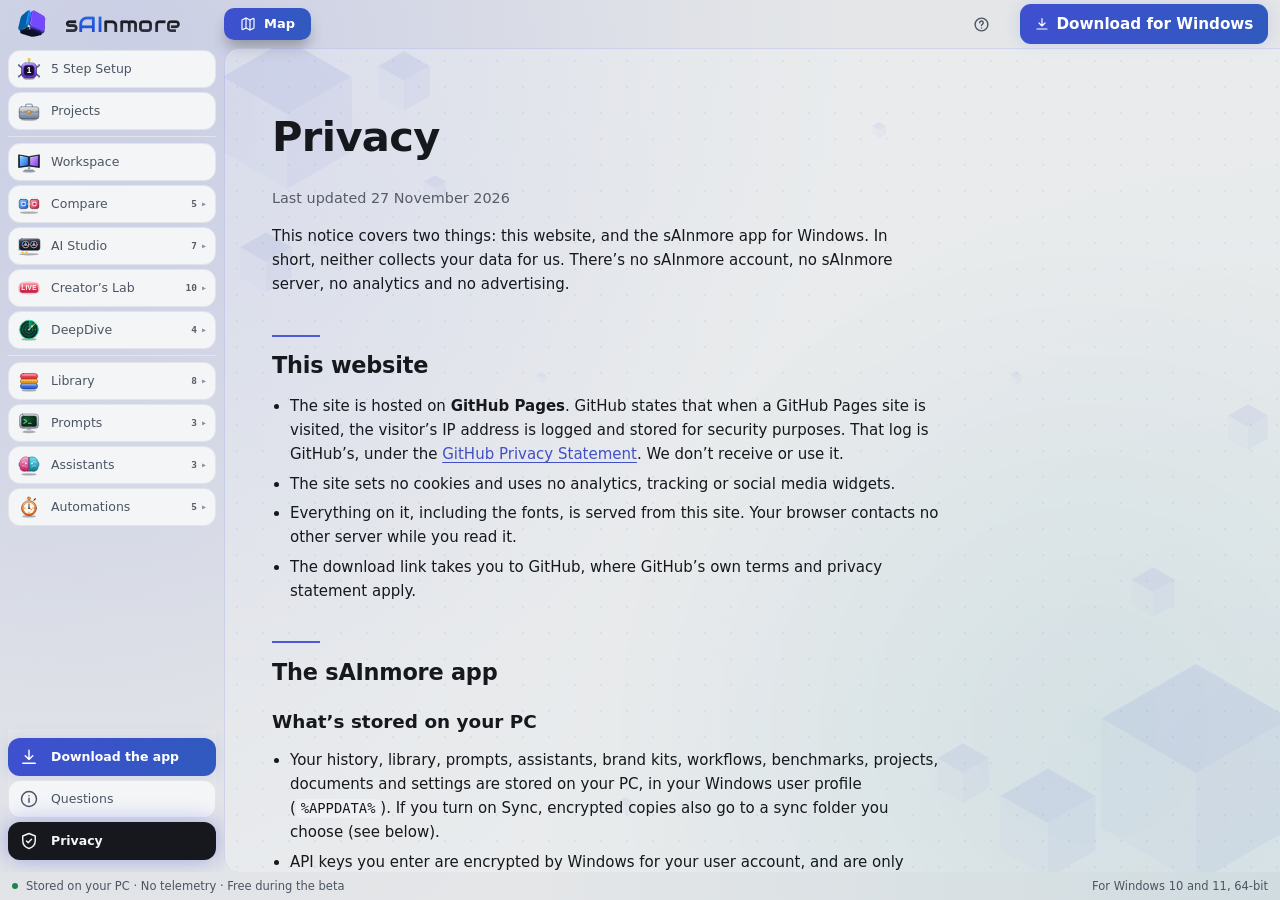
<file: privacy.html>
<!doctype html>
<html lang="en-GB">
<head>
<meta charset="utf-8">
<meta name="viewport" content="width=device-width, initial-scale=1">
<meta name="color-scheme" content="light dark">
<meta name="theme-color" content="#e4e6e8" media="(prefers-color-scheme: light)">
<meta name="theme-color" content="#030408" media="(prefers-color-scheme: dark)">
<meta name="referrer" content="no-referrer">
<link rel="icon" href="favicon-192.png" type="image/png" sizes="192x192">
<link rel="icon" href="favicon.ico" sizes="32x32">
<link rel="apple-touch-icon" href="apple-touch-icon.png">
<meta name="description" content="How the sAInmore website and the sAInmore Windows app handle your data.">
<link rel="canonical" href="https://sainmore.com/privacy.html">
<link rel="stylesheet" href="css/site.css">
<link rel="stylesheet" href="css/app.css">
<title>Privacy · sAInmore</title>
</head>
<body>
<svg xmlns="http://www.w3.org/2000/svg" style="display:none">
  <symbol id="i-map" viewBox="0 0 24 24"><path d="M14.1 5.55a2 2 0 0 0 1.8 0l3.65-1.83A1 1 0 0 1 21 4.62v12.76a1 1 0 0 1-.55.9l-4.55 2.28a2 2 0 0 1-1.8 0l-4.2-2.1a2 2 0 0 0-1.8 0l-3.65 1.83A1 1 0 0 1 3 19.38V6.62a1 1 0 0 1 .55-.9l4.55-2.28a2 2 0 0 1 1.8 0z" /><path d="M15 5.76v15M9 3.24v15" /></symbol>
  <symbol id="i-devices" viewBox="0 0 24 24"><path d="M12 16H5a1.5 1.5 0 0 1-1.5-1.5v-8A1.5 1.5 0 0 1 5 5h12a1.5 1.5 0 0 1 1.5 1.5V8" /><path d="M8 19.5h4M10 16v3.5" /><rect x="14.5" y="10" width="6" height="10.5" rx="1.5" /><path d="M17.5 18h.01" /></symbol>
  <symbol id="i-sparkle" viewBox="0 0 24 24"><path d="M12 3.5 13.8 10.2 20.5 12l-6.7 1.8L12 20.5l-1.8-6.7L3.5 12l6.7-1.8z" /></symbol>
  <symbol id="i-book" viewBox="0 0 24 24"><path d="M5 4.5h10.5a3 3 0 0 1 3 3V20H8a3 3 0 0 1-3-3z" /> <path d="M5 17a3 3 0 0 1 3-3h10.5" /></symbol>
  <symbol id="i-clock" viewBox="0 0 24 24"><circle cx="12" cy="12" r="8.5" /> <path d="M12 7.5V12l3 2" /></symbol>
  <symbol id="i-inbox" viewBox="0 0 24 24"><path d="m4 13 2.5-7h11L20 13v5a1 1 0 0 1-1 1H5a1 1 0 0 1-1-1z" /> <path d="M4 13h4.5l1 2h5l1-2H20" /></symbol>
  <symbol id="i-folder" viewBox="0 0 24 24"><path d="M3 6.5A1.5 1.5 0 0 1 4.5 5H9l2 2h8.5A1.5 1.5 0 0 1 21 8.5v9a1.5 1.5 0 0 1-1.5 1.5h-15A1.5 1.5 0 0 1 3 17.5z" /></symbol>
  <symbol id="i-workspace" viewBox="0 0 24 24"><rect x="3" y="4" width="18" height="16" rx="2.5" /> <path d="M3 9.5h18" /> <path d="M5.5 4.9h13a1.6 1.6 0 0 1 1.6 1.6v2.1H3.9V6.5a1.6 1.6 0 0 1 1.6-1.6z" fill="currentColor" stroke="none" /> <path d="M12 9.5V20" /></symbol>
  <symbol id="i-compare" viewBox="0 0 24 24"><rect x="3" y="4" width="7.5" height="16" rx="2" /> <rect x="13.5" y="4" width="7.5" height="16" rx="2" /> <path d="M5.5 9h2.5M5.5 12.5h2.5M16 9h2.5M16 12.5h2.5" /></symbol>
  <symbol id="i-dna" viewBox="0 0 24 24"><path d="M7 3c0 4.6 10 5.4 10 9s-10 4.4-10 9" /> <path d="M17 3c0 4.6-10 5.4-10 9s10 4.4 10 9" /> <path d="M8.2 6h7.6M10 8.6h4M10 15.4h4M8.2 18h7.6" /></symbol>
  <symbol id="i-image" viewBox="0 0 24 24"><rect x="3" y="4" width="18" height="16" rx="2.5" /> <circle cx="9" cy="9.5" r="1.75" /> <path d="m21 16-5-5-8 9" /></symbol>
  <symbol id="i-library" viewBox="0 0 24 24"><rect x="3.5" y="4" width="4" height="16" rx="1" /> <rect x="9.5" y="4" width="4" height="16" rx="1" /> <path d="m15.6 5.2 3.8-1 3.1 15.2-3.8 1z" /></symbol>
  <symbol id="i-prompt" viewBox="0 0 24 24"><path d="M4 5.5A1.5 1.5 0 0 1 5.5 4h13A1.5 1.5 0 0 1 20 5.5v10a1.5 1.5 0 0 1-1.5 1.5H10l-4.5 3.5V17h0A1.5 1.5 0 0 1 4 15.5z" /> <path d="M8 8.5l2.5 2-2.5 2M12.5 12.5H16" /></symbol>
  <symbol id="i-persona" viewBox="0 0 24 24"><circle cx="12" cy="8.5" r="3.75" /> <path d="M4.5 20c.9-3.6 3.9-5.75 7.5-5.75s6.6 2.15 7.5 5.75" /></symbol>
  <symbol id="i-file" viewBox="0 0 24 24"><path d="M6 3h8l4 4v14H6z" /> <path d="M14 3v4h4" /></symbol>
  <symbol id="i-language" viewBox="0 0 24 24"><path d="M3.5 5.5h9M8 3.5v2M10.5 5.5c-.8 3.6-3.2 6.4-6.5 8M6 8.5c1 2 2.8 3.7 5 4.8" /> <path d="m12.5 20.5 4-9.5 4 9.5M14 17h5" /></symbol>
  <symbol id="i-summary" viewBox="0 0 24 24"><path d="M4 6h10M4 10h12M4 14h8M4 18h5" /> <path d="m18 13 .9 2.6 2.6.9-2.6.9L18 20l-.9-2.6-2.6-.9 2.6-.9z" /></symbol>
  <symbol id="i-info" viewBox="0 0 24 24"><circle cx="12" cy="12" r="9" /> <path d="M12 11v5M12 8h.01" /></symbol>
  <symbol id="i-download" viewBox="0 0 24 24"><path d="M12 4v11m0 0-4.5-4.5M12 15l4.5-4.5M4.5 19.5h15" /></symbol>
  <symbol id="i-video" viewBox="0 0 24 24"><rect x="3" y="5.5" width="13" height="13" rx="2" /> <path d="m16 10 5-3v10l-5-3" /></symbol>
  <symbol id="i-shield" viewBox="0 0 24 24"><path d="M12 3 4.5 6v5.5c0 4.6 3.1 8.2 7.5 9.5 4.4-1.3 7.5-4.9 7.5-9.5V6z" /> <path d="m9 12 2 2 4-4" /></symbol>
  <symbol id="i-lock" viewBox="0 0 24 24"><rect x="5" y="10.5" width="14" height="9.5" rx="2" /> <path d="M8.5 10.5V8a3.5 3.5 0 0 1 7 0v2.5" /></symbol>
  <symbol id="i-trophy" viewBox="0 0 24 24"><path d="M8 4h8v5a4 4 0 0 1-8 0zM8 6H5a3 3 0 0 0 3 4M16 6h3a3 3 0 0 1-3 4M12 13v4M8.5 20h7M10 17h4v3h-4z" /></symbol>
  <symbol id="i-gauge" viewBox="0 0 24 24"><path d="M4 17a8 8 0 1 1 16 0" /> <path d="M12 17l4-5" /> <circle cx="12" cy="17" r="1.2" /></symbol>
  <symbol id="i-history" viewBox="0 0 24 24"><path d="M3.5 12a8.5 8.5 0 1 0 2.6-6.1L3.5 8.5" /> <path d="M3.5 4v4.5H8M12 7.5V12l3 2" /></symbol>
  <symbol id="i-cube" viewBox="0 0 24 24"><path d="M12 3l8 4.5v9L12 21l-8-4.5v-9z" /> <path d="M12 12l8-4.5M12 12v9M12 12L4 7.5" /></symbol>
  <symbol id="i-palette" viewBox="0 0 24 24"><path d="M12 3a9 9 0 1 0 0 18c1.1 0 1.75-.75 1.75-1.6 0-.5-.2-.85-.45-1.15-.25-.3-.45-.65-.45-1.1 0-.9.75-1.65 1.65-1.65H16.5A4.5 4.5 0 0 0 21 11c0-4.4-4-8-9-8z" /> <path d="M7.5 11.5h.01M10 7.5h.01M14.5 7.5h.01" /></symbol>
  <symbol id="i-podium" viewBox="0 0 24 24"><path d="M3 20h18" /> <path d="M9 20V9h6v11" /> <path d="M4 20v-6h5M15 13h5v7" /></symbol>
  <symbol id="i-key" viewBox="0 0 24 24"><circle cx="8" cy="15" r="4" /> <path d="m11 12 8.5-8.5M16.5 6.5l2.5 2.5M14 9l2 2" /></symbol>
  <symbol id="i-cpu" viewBox="0 0 24 24"><rect x="6" y="6" width="12" height="12" rx="2" /> <path d="M9.5 3v3M14.5 3v3M9.5 18v3M14.5 18v3M3 9.5h3M3 14.5h3M18 9.5h3M18 14.5h3" /></symbol>
  <symbol id="i-speaker" viewBox="0 0 24 24"><path d="M4 9.5h3.5L12 5.5v13l-4.5-4H4z" /> <path d="M15.5 9a4 4 0 0 1 0 6M18 6.5a7.5 7.5 0 0 1 0 11" /></symbol>
  <symbol id="i-deepdive" viewBox="0 0 24 24"><path d="M4 8.5V6a2 2 0 0 1 2-2h2.5M15.5 4H18a2 2 0 0 1 2 2v2.5M20 15.5V18a2 2 0 0 1-2 2h-2.5M8.5 20H6a2 2 0 0 1-2-2v-2.5" /> <circle cx="11.2" cy="11.2" r="3.4" /> <path d="m13.7 13.7 2.8 2.8" /></symbol>
  <symbol id="i-folderOpen" viewBox="0 0 24 24"><path d="M3.5 17.5V7A1.5 1.5 0 0 1 5 5.5h4l2 2h6.5A1.5 1.5 0 0 1 19 9v1.5" /> <path d="M3.5 17.5 6 11.6a1.5 1.5 0 0 1 1.4-.9h12.4a1 1 0 0 1 .9 1.4l-2.3 5.4a1.5 1.5 0 0 1-1.4 1H5a1.5 1.5 0 0 1-1.5-1z" /></symbol>
  <symbol id="i-search" viewBox="0 0 24 24"><circle cx="11" cy="11" r="6.5" /> <path d="m20 20-4.4-4.4" /></symbol>
  <symbol id="i-plus" viewBox="0 0 24 24"><path d="M12 5v14M5 12h14" /></symbol>
  <symbol id="i-bookmark" viewBox="0 0 24 24"><path d="M6.5 3.5h11v17l-5.5-4-5.5 4z" /></symbol>
  <symbol id="i-star" viewBox="0 0 24 24"><path d="m12 3.5 2.6 5.3 5.9.86-4.25 4.14 1 5.85L12 16.9l-5.25 2.75 1-5.85L3.5 9.66l5.9-.86z" /></symbol>
  <symbol id="i-trash" viewBox="0 0 24 24"><path d="M4 6.5h16M9.5 6.5V4h5v2.5M6 6.5l1 14h10l1-14" /> <path d="M10 10.5v6M14 10.5v6" /></symbol>
  <symbol id="cube" viewBox="-53.3 -60 106.6 120"><path d="M0 -50 L43.3 -25 L0 0 L-43.3 -25 Z" fill="currentColor" fill-opacity="0.95" /><path d="M0 0 L43.3 -25 L43.3 25 L0 50 Z" fill="currentColor" fill-opacity="0.55" /><path d="M0 0 L0 50 L-43.3 25 L-43.3 -25 Z" fill="currentColor" fill-opacity="0.25" /><path d="M-43.3 -25 L0 -50 L43.3 -25" fill="none" stroke="#fff" stroke-opacity="0.5" stroke-width="1.1" /></symbol>
  <symbol id="i-creator" viewBox="0 0 24 24"><path d="M4 20 14.5 9.5" /> <path d="m13 8 3 3" /> <path d="M17.5 3.5 18.3 5.7 20.5 6.5 18.3 7.3 17.5 9.5 16.7 7.3 14.5 6.5 16.7 5.7z" /> <path d="M8 4v2.5M6.75 5.25h2.5M20 13v2.5M18.75 14.25h2.5" /></symbol>
  <symbol id="i-multiply" viewBox="0 0 24 24"><rect x="3" y="7" width="10" height="13" rx="2" /> <path d="M7 7V5a2 2 0 0 1 2-2h10a2 2 0 0 1 2 2v9a2 2 0 0 1-2 2h-6" /> <path d="M17 8v4M15 10h4" /></symbol>
  <symbol id="i-card" viewBox="0 0 24 24"><rect x="3" y="5.5" width="18" height="13" rx="2.2" /> <path d="M3 9.8h18M6.5 14.8h4" /></symbol>
  <symbol id="i-globe" viewBox="0 0 24 24"><circle cx="12" cy="12" r="8.5" /> <path d="M3.5 12h17M12 3.5c2.4 2.4 3.6 5.2 3.6 8.5s-1.2 6.1-3.6 8.5c-2.4-2.4-3.6-5.2-3.6-8.5S9.6 5.9 12 3.5z" /></symbol>
  <symbol id="i-copy" viewBox="0 0 24 24"><rect x="8.5" y="8.5" width="12" height="12" rx="2" /> <path d="M15.5 8.5V5.5a2 2 0 0 0-2-2h-8a2 2 0 0 0-2 2v8a2 2 0 0 0 2 2h3" /></symbol>
  <symbol id="i-send" viewBox="0 0 24 24"><path d="M4 12 20 4l-4.5 16-3.5-6.5zM12 13.5 20 4" /></symbol>
  <symbol id="i-calendar" viewBox="0 0 24 24"><rect x="4" y="5" width="16" height="15" rx="2" /> <path d="M4 10h16M8.5 3v4M15.5 3v4" /></symbol>
  <symbol id="i-thumb" viewBox="0 0 24 24"><rect x="2.5" y="5" width="19" height="13" rx="2" /> <path d="M5.5 14.5h7M5.5 11.5h4.5" /> <circle cx="16.5" cy="10.5" r="2" /></symbol>
  <symbol id="i-heart" viewBox="0 0 24 24"><path d="M12 20s-7.5-4.6-7.5-10.2A4.2 4.2 0 0 1 12 7.2a4.2 4.2 0 0 1 7.5 2.6C19.5 15.4 12 20 12 20z" /></symbol>
</svg>
<!-- The app's glossy place pictures (src/renderer/src/components/sidebar/placeDrawings.ts at release/0.8.40, 4456233), one symbol each. Not display:none: gradients need to be drawn to be used. -->
<svg xmlns="http://www.w3.org/2000/svg" width="0" height="0" style="position:absolute" aria-hidden="true" focusable="false">
  <defs>
    <linearGradient id="wsl" x1="0" y1="0" x2="1" y2="1"><stop offset="0" stop-color="#7dd3fc"/><stop offset="1" stop-color="#2563eb"/></linearGradient><linearGradient id="wsr" x1="0" y1="0" x2="1" y2="1"><stop offset="0" stop-color="#c4b5fd"/><stop offset="1" stop-color="#9333ea"/></linearGradient><linearGradient id="wsm" x1="0" y1="0" x2="0" y2="1"><stop offset="0" stop-color="#cbd5e1"/><stop offset="1" stop-color="#64748b"/></linearGradient><linearGradient id="wsh" x1="0" y1="0" x2="0.4" y2="1"><stop offset="0" stop-color="#ffffff" stop-opacity="0.55"/><stop offset="0.5" stop-color="#ffffff" stop-opacity="0.08"/><stop offset="1" stop-color="#ffffff" stop-opacity="0"/></linearGradient>
    <linearGradient id="usb" x1="0" y1="0" x2="1" y2="1"><stop offset="0" stop-color="#3b6a8f"/><stop offset="1" stop-color="#14304d"/></linearGradient><linearGradient id="usg" x1="0" y1="0" x2="1" y2="1"><stop offset="0" stop-color="#fde68a"/><stop offset="1" stop-color="#d97706"/></linearGradient><linearGradient id="ush" x1="0" y1="0" x2="0.4" y2="1"><stop offset="0" stop-color="#ffffff" stop-opacity="0.55"/><stop offset="0.5" stop-color="#ffffff" stop-opacity="0.08"/><stop offset="1" stop-color="#ffffff" stop-opacity="0"/></linearGradient>
    <linearGradient id="prb" x1="0" y1="0" x2="0" y2="1"><stop offset="0" stop-color="#d5dde8"/><stop offset="1" stop-color="#6b7a90"/></linearGradient><linearGradient id="prg" x1="0" y1="0" x2="1" y2="1"><stop offset="0" stop-color="#fde68a"/><stop offset="1" stop-color="#d97706"/></linearGradient><linearGradient id="prh" x1="0" y1="0" x2="0.4" y2="1"><stop offset="0" stop-color="#ffffff" stop-opacity="0.55"/><stop offset="0.5" stop-color="#ffffff" stop-opacity="0.08"/><stop offset="1" stop-color="#ffffff" stop-opacity="0"/></linearGradient>
    <linearGradient id="pmb" x1="0" y1="0" x2="0" y2="1"><stop offset="0" stop-color="#e5e7eb"/><stop offset="1" stop-color="#8b95a5"/></linearGradient><radialGradient id="pmg" cx=".35" cy=".3" r=".9"><stop offset="0" stop-color="#4ade80" stop-opacity=".28"/><stop offset="1" stop-color="#4ade80" stop-opacity="0"/></radialGradient>
    <linearGradient id="cpl" x1="0" y1="0" x2="1" y2="1"><stop offset="0" stop-color="#7dd3fc"/><stop offset="1" stop-color="#1d4ed8"/></linearGradient><linearGradient id="cpr" x1="0" y1="0" x2="1" y2="1"><stop offset="0" stop-color="#fda4af"/><stop offset="1" stop-color="#be123c"/></linearGradient>
    <linearGradient id="stb" x1="0" y1="0" x2="0" y2="1"><stop offset="0" stop-color="#334155"/><stop offset="1" stop-color="#0f172a"/></linearGradient><linearGradient id="stm" x1="0" y1="0" x2="1" y2="0"><stop offset="0" stop-color="#e5e7eb"/><stop offset="1" stop-color="#6b7280"/></linearGradient><linearGradient id="str" x1="0" y1="0" x2="1" y2="1"><stop offset="0" stop-color="#22d3ee"/><stop offset="0.5" stop-color="#f472b6"/><stop offset="1" stop-color="#fbbf24"/></linearGradient><linearGradient id="sth" x1="0" y1="0" x2="0.4" y2="1"><stop offset="0" stop-color="#ffffff" stop-opacity="0.55"/><stop offset="0.5" stop-color="#ffffff" stop-opacity="0.08"/><stop offset="1" stop-color="#ffffff" stop-opacity="0"/></linearGradient>
    <linearGradient id="trb" x1="0" y1="0" x2="0" y2="1"><stop offset="0" stop-color="#38bdf8"/><stop offset="1" stop-color="#1d4ed8"/></linearGradient><linearGradient id="try" x1="0" y1="0" x2="0" y2="1"><stop offset="0" stop-color="#fbbf24"/><stop offset="1" stop-color="#b45309"/></linearGradient>
    <linearGradient id="crb" x1="0" y1="0" x2="0" y2="1"><stop offset="0" stop-color="#fb7185"/><stop offset="1" stop-color="#be123c"/></linearGradient>
    <linearGradient id="suf" x1="0" y1="0" x2="0" y2="1"><stop offset="0" stop-color="#fde68a"/><stop offset="1" stop-color="#d97706"/></linearGradient>
    <radialGradient id="ddb" cx=".4" cy=".35" r=".9"><stop offset="0" stop-color="#0f3d33"/><stop offset="1" stop-color="#04201b"/></radialGradient><linearGradient id="dds" x1="0" y1="0" x2="1" y2="0"><stop offset="0" stop-color="#34d399" stop-opacity="0.7"/><stop offset="1" stop-color="#34d399" stop-opacity="0"/></linearGradient>
    <linearGradient id="asl" x1="0" y1="0" x2="0" y2="1"><stop offset="0" stop-color="#f9a8d4"/><stop offset="1" stop-color="#be185d"/></linearGradient><linearGradient id="asr" x1="0" y1="0" x2="0" y2="1"><stop offset="0" stop-color="#67e8f9"/><stop offset="1" stop-color="#0e7490"/></linearGradient>
    <linearGradient id="aug" x1="0" y1="0" x2="0" y2="1"><stop offset="0" stop-color="#fdba74"/><stop offset="1" stop-color="#ea580c"/></linearGradient><linearGradient id="aub" x1="0" y1="0" x2="0" y2="1"><stop offset="0" stop-color="#fcd34d"/><stop offset="1" stop-color="#d97706"/></linearGradient>
    <linearGradient id="lir" x1="0" y1="0" x2="0" y2="1"><stop offset="0" stop-color="#fb7185"/><stop offset="1" stop-color="#dc2626"/></linearGradient><linearGradient id="liy" x1="0" y1="0" x2="0" y2="1"><stop offset="0" stop-color="#fde047"/><stop offset="1" stop-color="#d97706"/></linearGradient><linearGradient id="lib" x1="0" y1="0" x2="0" y2="1"><stop offset="0" stop-color="#60a5fa"/><stop offset="1" stop-color="#1d4ed8"/></linearGradient>
    <linearGradient id="seb" x1="0" y1="0" x2="0" y2="1"><stop offset="0" stop-color="#a78bfa"/><stop offset="1" stop-color="#5b21b6"/></linearGradient><linearGradient id="seh" x1="0" y1="0" x2="0.4" y2="1"><stop offset="0" stop-color="#ffffff" stop-opacity="0.55"/><stop offset="0.5" stop-color="#ffffff" stop-opacity="0.08"/><stop offset="1" stop-color="#ffffff" stop-opacity="0"/></linearGradient>
  </defs>
  <symbol id="p-workspace" viewBox="0 0 64 64"><ellipse cx="32" cy="57" rx="17" ry="3" fill="#000" opacity=".35"/><rect x="29" y="43" width="6" height="9" rx="1.5" fill="url(#wsm)"/><rect x="19" y="51" width="26" height="5" rx="2.5" fill="url(#wsm)"/><path d="M5 13 L31 17.5 L31 43 L5 46.5 Z" fill="#0b1220" stroke="#0b1220" stroke-width="2" stroke-linejoin="round"/><path d="M7.5 15.6 L29 19.4 L29 40.8 L7.5 44 Z" fill="url(#wsl)"/><path d="M7.5 15.6 L29 19.4 L29 27 L7.5 24 Z" fill="url(#wsh)"/><path d="M59 13 L33 17.5 L33 43 L59 46.5 Z" fill="#0b1220" stroke="#0b1220" stroke-width="2" stroke-linejoin="round"/><path d="M56.5 15.6 L35 19.4 L35 40.8 L56.5 44 Z" fill="url(#wsr)"/><path d="M56.5 15.6 L35 19.4 L35 27 L56.5 24 Z" fill="url(#wsh)"/></symbol>
  <symbol id="p-usage" viewBox="0 0 64 64"><ellipse cx="32" cy="53" rx="22" ry="3" fill="#000" opacity=".3"/><rect x="6" y="14" width="52" height="36" rx="6" fill="url(#usb)" stroke="#0b1d33" stroke-width="1.5"/><rect x="6" y="14" width="52" height="14" rx="6" fill="url(#ush)"/><rect x="12" y="23" width="12" height="9" rx="2" fill="url(#usg)" stroke="#a16207" stroke-width=".8"/><path d="M12 27.5h12M18 23v9" stroke="#a16207" stroke-width=".8" fill="none"/><circle cx="41" cy="41" r="6.5" fill="#ef4444" opacity=".95"/><circle cx="48" cy="41" r="6.5" fill="#f59e0b" opacity=".9"/><rect x="12" y="40" width="14" height="2.5" rx="1.2" fill="#fff" opacity=".35"/><rect x="12" y="44.5" width="9" height="2.5" rx="1.2" fill="#fff" opacity=".25"/></symbol>
  <symbol id="p-projects" viewBox="0 0 64 64"><ellipse cx="32" cy="55" rx="21" ry="3" fill="#000" opacity=".3"/><path d="M23 22 v-4.5 a4 4 0 0 1 4 -4 h10 a4 4 0 0 1 4 4 V22" fill="none" stroke="#94a3b8" stroke-width="3.2" stroke-linecap="round"/><rect x="6" y="21" width="52" height="32" rx="6" fill="url(#prb)" stroke="#334155" stroke-width="1.4"/><rect x="6" y="21" width="52" height="13" rx="6" fill="url(#prh)"/><path d="M6 34.5 H58" stroke="#475569" stroke-width="1.6"/><rect x="27" y="31" width="10" height="7.5" rx="2" fill="url(#prg)" stroke="#92400e" stroke-width=".8"/><rect x="13" y="30" width="6" height="5" rx="1.5" fill="url(#prg)"/><rect x="45" y="30" width="6" height="5" rx="1.5" fill="url(#prg)"/></symbol>
  <symbol id="p-prompts" viewBox="0 0 64 64"><ellipse cx="32" cy="56" rx="18" ry="3" fill="#000" opacity=".3"/><rect x="26" y="45" width="12" height="7" rx="1.5" fill="url(#pmb)"/><rect x="18" y="51" width="28" height="5" rx="2.5" fill="url(#pmb)"/><rect x="7" y="8" width="50" height="38" rx="8" fill="url(#pmb)" stroke="#475569" stroke-width="1.4"/><rect x="12" y="13" width="40" height="28" rx="4.5" fill="#06180f" stroke="#052e1a" stroke-width="1"/><rect x="12" y="13" width="40" height="28" rx="4.5" fill="url(#pmg)"/><path d="M18.5 22 L26 27.5 L18.5 33" fill="none" stroke="#4ade80" stroke-width="3" stroke-linecap="round" stroke-linejoin="round"/><rect x="29" y="31" width="10" height="3" rx="1.5" fill="#4ade80"/><circle cx="50" cy="43" r="1.2" fill="#4ade80"/></symbol>
  <symbol id="p-compare" viewBox="0 0 64 64"><ellipse cx="32" cy="55" rx="24" ry="3" fill="#000" opacity=".3"/><g stroke="#cbd5e1" stroke-width="2" stroke-linecap="round"><path d="M10 20v-4M16 20v-4M22 20v-4M10 44v4M16 44v4M22 44v4M42 20v-4M48 20v-4M54 20v-4M42 44v4M48 44v4M54 44v4"/></g><rect x="6" y="20" width="23" height="24" rx="4.5" fill="url(#cpl)" stroke="#0b2a5b" stroke-width="1.4"/><rect x="12" y="26" width="11" height="12" rx="2.5" fill="#fff" opacity=".9"/><rect x="14.5" y="28.5" width="6" height="7" rx="1.5" fill="#2563eb"/><rect x="35" y="20" width="23" height="24" rx="4.5" fill="url(#cpr)" stroke="#5b0f21" stroke-width="1.4"/><rect x="41" y="26" width="11" height="12" rx="2.5" fill="#fff" opacity=".9"/><rect x="43.5" y="28.5" width="6" height="7" rx="1.5" fill="#e11d48"/><path d="M29 32 h6" stroke="#fde68a" stroke-width="3" stroke-linecap="round"/></symbol>
  <symbol id="p-create" viewBox="0 0 64 64"><ellipse cx="32" cy="54" rx="26" ry="3" fill="#000" opacity=".3"/><rect x="3" y="14" width="5" height="30" rx="1.5" fill="url(#stm)"/><rect x="7" y="13" width="54" height="30" rx="5.5" fill="url(#stb)" stroke="#0b1220" stroke-width="1.4"/><rect x="7" y="13" width="54" height="11" rx="5.5" fill="url(#sth)"/><g><circle cx="23" cy="28" r="10.5" fill="#0b1220"/><circle cx="23" cy="28" r="9" fill="none" stroke="url(#str)" stroke-width="2.6"/><circle cx="23" cy="28" r="3.2" fill="#e2e8f0"/><path d="M23 28 L23 20.5 M23 28 L29.5 31.8 M23 28 L16.5 31.8" stroke="#94a3b8" stroke-width="2.2" stroke-linecap="round"/></g><g><circle cx="45" cy="28" r="10.5" fill="#0b1220"/><circle cx="45" cy="28" r="9" fill="none" stroke="url(#str)" stroke-width="2.6"/><circle cx="45" cy="28" r="3.2" fill="#e2e8f0"/><path d="M45 28 L45 20.5 M45 28 L51.5 31.8 M45 28 L38.5 31.8" stroke="#94a3b8" stroke-width="2.2" stroke-linecap="round"/></g><path d="M12 47 h6 v4 h-6zM22 47 h6 v4 h-6z" fill="#fbbf24"/></symbol>
  <symbol id="p-translate" viewBox="0 0 64 64"><ellipse cx="32" cy="53" rx="24" ry="3" fill="#000" opacity=".3"/><rect x="4" y="15" width="56" height="34" rx="7" fill="#0f172a" stroke="#334155" stroke-width="1.5"/><rect x="8" y="19" width="22" height="26" rx="4" fill="url(#trb)"/><rect x="34" y="19" width="22" height="26" rx="4" fill="url(#try)"/><path d="M8 32 h22 M34 32 h22" stroke="#0b1220" stroke-width="2"/><text x="19" y="37.5" text-anchor="middle" font-family="Segoe UI, Arial, sans-serif" font-weight="800" font-size="14" fill="#fff">EN</text><text x="45" y="37.5" text-anchor="middle" font-family="Segoe UI, Arial, sans-serif" font-weight="800" font-size="14" fill="#fff">JP</text><rect x="8" y="19" width="22" height="10" rx="4" fill="#fff" opacity=".18"/><rect x="34" y="19" width="22" height="10" rx="4" fill="#fff" opacity=".18"/></symbol>
  <symbol id="p-creator" viewBox="0 0 64 64"><ellipse cx="32" cy="32" rx="30" ry="18" fill="#ef4444" opacity=".18"/><rect x="6" y="18" width="52" height="28" rx="8" fill="url(#crb)" stroke="#fecaca" stroke-width="2.4"/><rect x="6" y="18" width="52" height="12" rx="8" fill="#fff" opacity=".18"/><text x="32" y="38.5" text-anchor="middle" font-family="Segoe UI, Arial, sans-serif" font-weight="900" font-size="17" letter-spacing="1" fill="#fff">LIVE</text><circle cx="14" cy="24" r="1.7" fill="#fff"/></symbol>
  <symbol id="p-summarise" viewBox="0 0 64 64"><ellipse cx="32" cy="58" rx="10" ry="2.2" fill="#000" opacity=".3"/><circle cx="19" cy="9" r="3.6" fill="#f472b6"/><circle cx="32" cy="6.5" r="3.6" fill="#22d3ee"/><circle cx="45" cy="9" r="3.6" fill="#a3e635"/><path d="M8 15 H56 L38 38 V50 L26 56 V38 Z" fill="url(#suf)" stroke="#92400e" stroke-width="1.4" stroke-linejoin="round"/><path d="M8 15 H56 L53 19 H11 Z" fill="#fff" opacity=".28"/><path d="M26 38 L38 38 L38 50 L26 56Z" fill="#000" opacity=".12"/><circle cx="32" cy="60" r="1.6" fill="#fbbf24"/></symbol>
  <symbol id="p-documents" viewBox="0 0 64 64"><ellipse cx="32" cy="57" rx="20" ry="3" fill="#000" opacity=".3"/><circle cx="32" cy="31" r="25" fill="url(#ddb)" stroke="#34d399" stroke-width="2.6"/><circle cx="32" cy="31" r="17.5" fill="none" stroke="#34d399" stroke-width="1.2" opacity=".6"/><circle cx="32" cy="31" r="10" fill="none" stroke="#34d399" stroke-width="1.2" opacity=".6"/><path d="M32 31 L32 6 A25 25 0 0 1 52.6 16.8 Z" fill="url(#dds)" opacity=".85"/><path d="M32 31 L50 13" stroke="#bbf7d0" stroke-width="2.2" stroke-linecap="round"/><circle cx="40" cy="22" r="2.8" fill="#fde047"/><circle cx="32" cy="31" r="2.2" fill="#bbf7d0"/><path d="M9 31 H55 M32 8 V54" stroke="#34d399" stroke-width=".8" opacity=".35"/></symbol>
  <symbol id="p-assistants" viewBox="0 0 64 64"><ellipse cx="32" cy="57" rx="20" ry="3" fill="#000" opacity=".3"/><path d="M31 12 C22 8 11 12 9 22 C5 25 4 33 8 38 C8 46 17 51 25 48 C28 49.5 30 49 31 48 Z" fill="url(#asl)" stroke="#831843" stroke-width="1.4" stroke-linejoin="round"/><path d="M33 12 C42 8 53 12 55 22 C59 25 60 33 56 38 C56 46 47 51 39 48 C36 49.5 34 49 33 48 Z" fill="url(#asr)" stroke="#0c4a6e" stroke-width="1.4" stroke-linejoin="round"/><path d="M14 24 q6 -3 10 2 M14 34 q7 -2 11 3 M50 24 q-6 -3 -10 2 M50 34 q-7 -2 -11 3" fill="none" stroke="#fff" stroke-width="2" stroke-linecap="round" opacity=".55"/><path d="M32 12 V48" stroke="#0b1220" stroke-width="1.6" opacity=".7"/><circle cx="24" cy="28" r="2.3" fill="#fff" opacity=".9"/><circle cx="40" cy="28" r="2.3" fill="#fff" opacity=".9"/><path d="M12 18 q8 -8 18 -5" fill="none" stroke="#fff" stroke-width="2" stroke-linecap="round" opacity=".35"/></symbol>
  <symbol id="p-automations" viewBox="0 0 64 64"><ellipse cx="32" cy="57" rx="18" ry="3" fill="#000" opacity=".3"/><rect x="28" y="6" width="8" height="6" rx="2" fill="url(#aub)" stroke="#78350f" stroke-width="1.2"/><path d="M45 14 l4 -4" stroke="#78350f" stroke-width="3" stroke-linecap="round"/><circle cx="32" cy="35" r="20" fill="url(#aug)" stroke="#78350f" stroke-width="1.5"/><circle cx="32" cy="35" r="15.5" fill="#fff7ed" stroke="#b45309" stroke-width="1"/><path d="M32 22 v3 M32 45 v3 M19 35 h3 M42 35 h3" stroke="#b45309" stroke-width="1.6" stroke-linecap="round"/><path d="M32 35 V26" stroke="#0f172a" stroke-width="2.2" stroke-linecap="round"/><path d="M32 35 L39 39" stroke="#ea580c" stroke-width="2" stroke-linecap="round"/><circle cx="32" cy="35" r="2" fill="#0f172a"/><path d="M16 26 q4 -8 12 -10" fill="none" stroke="#fff" stroke-width="2" stroke-linecap="round" opacity=".45"/></symbol>
  <symbol id="p-library" viewBox="0 0 64 64"><ellipse cx="32" cy="57" rx="20" ry="3" fill="#000" opacity=".3"/><rect x="9" y="38" width="46" height="15" rx="7.5" fill="url(#lib)" stroke="#1e3a8a" stroke-width="1.3"/><rect x="9" y="25" width="46" height="15" rx="7.5" fill="url(#liy)" stroke="#92400e" stroke-width="1.3"/><rect x="9" y="12" width="46" height="15" rx="7.5" fill="url(#lir)" stroke="#7f1d1d" stroke-width="1.3"/><g stroke="#000" stroke-width="1.6" opacity=".22" stroke-linecap="round"><path d="M17 18v3M24 18v3M31 18v3M38 18v3M45 18v3M17 31v3M24 31v3M31 31v3M38 31v3M45 31v3M17 44v3M24 44v3M31 44v3M38 44v3M45 44v3"/></g><rect x="13" y="14" width="38" height="4" rx="2" fill="#fff" opacity=".3"/><rect x="13" y="27" width="38" height="4" rx="2" fill="#fff" opacity=".3"/><rect x="13" y="40" width="38" height="4" rx="2" fill="#fff" opacity=".3"/></symbol>
  <symbol id="p-setup" viewBox="0 0 64 64"><ellipse cx="32" cy="58" rx="16" ry="2.6" fill="#000" opacity=".3"/><g stroke="#475569" stroke-width="4" stroke-linecap="round" fill="none"><path d="M14 30 L5 22"/><path d="M50 30 L59 22"/><path d="M14 44 L5 52"/><path d="M50 44 L59 52"/></g><g fill="#64748b"><circle cx="5" cy="22" r="2.6"/><circle cx="59" cy="22" r="2.6"/><circle cx="5" cy="52" r="2.6"/><circle cx="59" cy="52" r="2.6"/></g><path d="M32 17 V9" stroke="#38bdf8" stroke-width="3" stroke-linecap="round"/><circle cx="32" cy="6.5" r="4.2" fill="#fbbf24"/><circle cx="30.8" cy="5.2" r="1.4" fill="#fff" opacity=".8"/><rect x="12" y="16" width="40" height="40" rx="11" fill="url(#seb)" stroke="#312e81" stroke-width="1.6"/><rect x="12" y="16" width="40" height="15" rx="11" fill="url(#seh)"/><rect x="18" y="22" width="28" height="28" rx="8" fill="#14112b" stroke="#6d28d9" stroke-width="1.2"/><text x="32" y="43.5" text-anchor="middle" font-family="Segoe UI, Arial, sans-serif" font-weight="900" font-size="22" fill="#fff">1</text></symbol>
</svg>
<a class="skip" href="#main">Skip to content</a>

<div class="app">

<header class="titlebar">
  <a class="tb-brand" href="/" aria-label="sAInmore home">
    <img src="img/logo-closed-84.webp" srcset="img/logo-closed-42.webp 1x, img/logo-closed-84.webp 2x, img/logo-closed-126.webp 3x" alt="" width="42" height="42">
    <span class="tb-lockup"><span class="wordmark"><span class="nm">s</span><span class="ai">AI</span><span class="nm">nmore</span></span></span>
  </a>
  <a class="tb-map" href="/#features"><svg class="ic" aria-hidden="true"><use href="#i-map"/></svg>Map</a>
  <nav class="tb-help" aria-label="Help and what’s new"><a class="tb-q" href="/#features" aria-label="Help and what’s new: Features" title="Help and what’s new"><svg viewBox="0 0 24 24" width="17" height="17" fill="none" stroke="currentColor" stroke-width="2" stroke-linecap="round" stroke-linejoin="round" aria-hidden="true"><circle cx="12" cy="12" r="9"/><path d="M9.5 9.5a2.5 2.5 0 1 1 3.6 2.3c-.8.4-1.1.9-1.1 1.7M12 17h0"/></svg></a><span class="tb-menu"><a href="/#features">Features</a><a href="https://github.com/ionutmaxim-tech/sainmore-releases/releases/latest" rel="noopener">What’s new</a><a href="/#faq">Questions</a><a href="/#home">Welcome</a></span></nav>
  <a class="btn small tb-dl" href="/#download"><svg class="ic" aria-hidden="true"><use href="#i-download"/></svg>Download for Windows</a>
</header>

<aside class="side">
  <nav class="side-nav" aria-label="Screens">
    <ul>
      <li><a href="/#setup" data-v="setup" title="Five steps to a working sAInmore"><svg class="ic ic-art" aria-hidden="true"><use href="#p-setup"/></svg><span class="sn">5 Step Setup</span></a></li>
      <li><a href="/#projects" data-v="projects" title="Keep work for one client or topic"><svg class="ic ic-art" aria-hidden="true"><use href="#p-projects"/></svg><span class="sn">Projects</span></a></li>
    </ul>
    <p class="side-label">Main</p>
    <ul>
      <li><a href="/#workspace" data-v="workspace" title="AI sites and any website, in tabs"><svg class="ic ic-art" aria-hidden="true"><use href="#p-workspace"/></svg><span class="sn">Workspace</span></a></li>
      <li data-p="compare"><a href="/#compare" data-v="compare" title="Find which AI is best for your task"><svg class="ic ic-art" aria-hidden="true"><use href="#p-compare"/></svg><span class="sn">Compare</span><span class="n" aria-hidden="true">5</span></a></li>
      <li data-p="ai-studio"><a href="/#ai-studio" data-v="ai-studio" title="Pictures, video, sound, documents"><svg class="ic ic-art" aria-hidden="true"><use href="#p-create"/></svg><span class="sn">AI Studio</span><span class="n" aria-hidden="true">7</span></a></li>
      <li data-p="creator"><a href="/#creator" data-v="creator" title="Posts, listings, prints, brand kits"><svg class="ic ic-art" aria-hidden="true"><use href="#p-creator"/></svg><span class="sn">Creator’s Lab</span><span class="n" aria-hidden="true">10</span></a></li>
      <li data-p="deepdive"><a href="/#deepdive" data-v="deepdive" title="Your own files, with sources"><svg class="ic ic-art" aria-hidden="true"><use href="#p-documents"/></svg><span class="sn">DeepDive</span><span class="n" aria-hidden="true">4</span></a></li>
    </ul>
    <p class="side-label">Your things</p>
    <ul>
      <li data-p="library"><a href="/#library" data-v="library" title="Your files, AI work and Knowledge"><svg class="ic ic-art" aria-hidden="true"><use href="#p-library"/></svg><span class="sn">Library</span><span class="n" aria-hidden="true">8</span></a></li>
      <li data-p="prompts"><a href="/#prompts" data-v="prompts" title="Saved prompts with fill-in blanks"><svg class="ic ic-art" aria-hidden="true"><use href="#p-prompts"/></svg><span class="sn">Prompts</span><span class="n" aria-hidden="true">3</span></a></li>
      <li data-p="assistants"><a href="/#assistants" data-v="assistants" title="Instructions for tasks you repeat"><svg class="ic ic-art" aria-hidden="true"><use href="#p-assistants"/></svg><span class="sn">Assistants</span><span class="n" aria-hidden="true">3</span></a></li>
      <li data-p="automations"><a href="/#automations" data-v="automations" title="Tasks that run themselves, tried first"><svg class="ic ic-art" aria-hidden="true"><use href="#p-automations"/></svg><span class="sn">Automations</span><span class="n" aria-hidden="true">5</span></a></li>
    </ul>
    <ul class="side-foot">
      <li><a class="side-dl" href="/#download" data-v="download"><svg class="ic" aria-hidden="true"><use href="#i-download"/></svg>Download the app</a></li>
      <li><a href="/#faq" data-v="faq"><svg class="ic" aria-hidden="true"><use href="#i-info"/></svg>Questions</a></li>
      <li><a href="privacy.html" aria-current="page"><svg class="ic" aria-hidden="true"><use href="#i-shield"/></svg>Privacy</a></li>
    </ul>
  </nav>
</aside>

<div class="cubes" aria-hidden="true">
  <svg class="cube" style="left:6%;top:8%;width:159.9px;height:180.0px;--o:1.200;--dx:26px;--dy:18px;--t:70s"><use href="#cube"/></svg>
  <svg class="cube" style="left:17%;top:4%;width:64.0px;height:72.0px;--o:1.149;--dx:-18px;--dy:22px;--t:55s"><use href="#cube"/></svg>
  <svg class="cube" style="left:4%;top:26%;width:64.0px;height:72.0px;--o:1.078;--dx:22px;--dy:-14px;--t:64s"><use href="#cube"/></svg>
  <svg class="cube turns" style="left:20%;top:17%;width:27.7px;height:31.2px;--o:0.969;--dx:30px;--dy:26px;--t:48s"><use href="#cube"/></svg>
  <svg class="cube" style="left:92%;top:88%;width:234.5px;height:264.0px;--o:1.150;--dx:-30px;--dy:-16px;--t:80s"><use href="#cube"/></svg>
  <svg class="cube" style="left:78%;top:94%;width:117.3px;height:132.0px;--o:1.082;--dx:24px;--dy:-20px;--t:66s"><use href="#cube"/></svg>
  <svg class="cube turns" style="left:88%;top:66%;width:53.3px;height:60.0px;--o:0.918;--dx:-26px;--dy:20px;--t:58s"><use href="#cube"/></svg>
  <svg class="cube" style="left:70%;top:88%;width:64.0px;height:72.0px;--o:0.944;--dx:20px;--dy:14px;--t:72s"><use href="#cube"/></svg>
  <svg class="cube" style="left:97%;top:46%;width:49.0px;height:55.2px;--o:1.008;--dx:-20px;--dy:24px;--t:60s"><use href="#cube"/></svg>
  <svg class="cube turns" style="left:38%;top:92%;width:19.2px;height:21.6px;--o:0.955;--dx:40px;--dy:-30px;--t:44s"><use href="#cube"/></svg>
  <svg class="cube turns" style="left:62%;top:10%;width:17.1px;height:19.2px;--o:0.926;--dx:-36px;--dy:30px;--t:50s"><use href="#cube"/></svg>
  <svg class="cube turns" style="left:30%;top:40%;width:12.8px;height:14.4px;--o:0.635;--dx:34px;--dy:34px;--t:46s"><use href="#cube"/></svg>
  <svg class="cube turns" style="left:75%;top:40%;width:14.9px;height:16.8px;--o:0.704;--dx:-30px;--dy:-26px;--t:52s"><use href="#cube"/></svg>
</div>

<main id="main">
<article class="page doc">
<h1>Privacy</h1>
<p class="small">Last updated 27 November 2026</p>
<p>This notice covers two things: this website, and the sAInmore app for Windows. In short, neither collects your data for us. There’s no sAInmore account, no sAInmore server, no analytics and no advertising.</p>

<h2>This website</h2>
<ul>
  <li>The site is hosted on <strong>GitHub Pages</strong>. GitHub states that when a GitHub Pages site is visited, the visitor’s IP address is logged and stored for security purposes. That log is GitHub’s, under the <a href="https://docs.github.com/en/site-policy/privacy-policies/github-general-privacy-statement" rel="noopener">GitHub Privacy Statement</a>. We don’t receive or use it.</li>
  <li>The site sets no cookies and uses no analytics, tracking or social media widgets.</li>
  <li>Everything on it, including the fonts, is served from this site. Your browser contacts no other server while you read it.</li>
  <li>The download link takes you to GitHub, where GitHub’s own terms and privacy statement apply.</li>
</ul>

<h2>The sAInmore app</h2>

<h3>What’s stored on your PC</h3>
<ul>
  <li>Your history, library, prompts, assistants, brand kits, workflows, benchmarks, projects, documents and settings are stored on your PC, in your Windows user profile (<code>%APPDATA%</code>). If you turn on Sync, encrypted copies also go to a sync folder you choose (see below).</li>
  <li>API keys you enter are encrypted by Windows for your user account, and are only sent to the provider they belong to.</li>
  <li>Spending is counted on your PC for every call, also with History off: tokens and estimated cost per model and day, never what you asked or the answers.</li>
  <li><strong>Keep a history on this PC</strong> (the switch in Settings → Privacy). <strong>On:</strong> kept so you can search and reopen them: your Compare questions and answers, workflow runs, assistant chats, and Ask all panes’ last 8 questions. Nothing is uploaded, unless Sync is on: Sync also copies the comparisons, runs and chats, encrypted, to your sync folder; Ask all panes’ questions stay on this PC. API keys are never stored in history. <strong>Off:</strong> nothing new is kept, so a chat can’t be reopened once you close it. What’s already saved stays until you delete it, and Ask all panes’ last questions are cleared. Your Library, prompts, assistants, My tests results and spending count carry on as usual. Chats on the AI websites themselves are kept by those sites, whichever you choose.</li>
  <li>Colours you make are kept in your preferences file, so they aren’t in backups or Sync.</li>
  <li>When you save a file that’s already in your Library, sAInmore says so and keeps the one you have; nothing is uploaded to check this. Names an AI suggests for your files, and your Listing studio drafts, are kept on this PC only.</li>
  <li><strong>This PC folders</strong> (in the Library): folders you add under This PC are read on this PC only, when the Library shows them, and for a folder you keep in your Library, when a new file arrives there while sAInmore is open (it comes in through the Library’s checks; files already there, online-only files and unfinished downloads are left alone); nothing is uploaded by sAInmore, but once a file is in your Library it is part of it: with Sync on, a file that came in this way goes to your other PCs encrypted, like any Library file (files the Library keeps only on this PC stay there). Video previews are made in a separate window that can reach nothing but that one file. sAInmore writes there only when you copy something out, after asking once for that folder, and never replaces a file. Renaming and deleting there need a second, separate yes; a delete always asks first and goes to the Recycle Bin, never deleted for good. Nothing on your PC is ever opened or run from sAInmore. The list of folders stays on this PC: it isn’t in backups or Sync.</li>
  <li><strong>Used in and Recent:</strong> the Library notes where you used a file (Compare, Workflows, AI Studio, DeepDive, Creator’s Lab) and when, to show Used in and Recent. With Sync on, that note goes to your other PCs with the file.</li>
  <li><strong>Older versions:</strong> when you replace a file in the Library, the older version is kept on this PC so you can restore it. Older versions are in your backups but not in Sync, and Delete older versions removes them.</li>
  <li><strong>Any kind of file:</strong> the Library can keep any kind of file. sAInmore never opens, previews or runs a file it can’t show safely; it keeps it under a name of its own and gives it back marked as downloaded. These files aren’t sent to Sync or to any AI.</li>
  <li><strong>Words in pictures, scans and Office files</strong> (Library → Context → Knowledge): words in pictures and scanned pages are read by Windows’ own text recognition, on this PC. The picture or page is written to a temporary file in sAInmore’s own folder while it is read and removed straight after. Nothing is sent anywhere, and there is no online text recognition. Excel and PowerPoint files are read the same way as Word: on this PC, without opening or running anything in them.</li>
  <li><strong>The Tray:</strong> its list of files stays on this PC (not in backups or Sync). Files you drag out of it are copies, made in a temporary folder that’s emptied when you close sAInmore.</li>
  <li><strong>Social workspace:</strong> it has its own sign-ins, kept on this PC apart from your other workspaces and from your browser. They aren’t in backups or Sync.</li>
  <li>Voice typing and search by meaning run on your PC. Their models are downloaded once, only when you choose to turn those features on.</li>
  <li>The app has no telemetry or tracking.</li>
</ul>

<h3>When the app connects to the internet</h3>
<ul>
  <li><strong>AI websites</strong> you open in the app work as they would in a browser. What you type there goes to that service, under its own terms and privacy policy. Each service has its own separate sign-in inside the app, the same in every workspace. A site can use your microphone only after you press its own microphone button and allow it for that site; a site that checks quietly isn’t told which microphones you have. You can turn it off again from the site’s toolbar. Camera and screen sharing are always blocked for the websites.</li>
  <li><strong>Other websites</strong> open in the <strong>Web</strong>, <strong>Dev</strong>, <strong>Gaming</strong> and your own workspaces (AI work holds AI services only), and work the same way: what you type there goes to that site, under its own terms. Each workspace keeps its own web sign-ins and cookies on your PC, separate from the AI services: Web keeps the ones it had as Webspace, Dev and Gaming have their own, and a workspace you add can keep its own or share Web’s. Deleting a workspace you added deletes its own web sign-ins; AI sign-ins are never deleted. Only https pages open, except that Dev can also open your own projects on this PC over http (localhost, 127.0.0.1 or [::1]): that page itself is loaded from this PC, but like any web page it can load things from the internet. Words you type in the address box are sent to <strong>DuckDuckGo</strong> as a search. A web page there can capture the mouse (Esc gives it back); AI websites can’t. Files you download go to your Downloads folder. Check the address bar before you sign in.</li>
  <li><strong>Compare, AI Studio and Quick ask</strong> send your question, and any files you attach, directly from your PC to the providers you choose (OpenAI, Anthropic, Google, Mistral, xAI, DeepSeek, Groq, Moonshot, Perplexity or Xiaomi), using your own API key. Where they keep your data: <strong>Mistral</strong> in the EU by default (it may use subprocessors outside the EU); <strong>DeepSeek</strong> in China; <strong>Groq</strong> in the United States; <strong>Moonshot (Kimi)</strong> is a Chinese company; <strong>Perplexity</strong> (USA) doesn’t train on API data and keeps it for a period it doesn’t publish, and the app asks it not to store answers; <strong>Xiaomi</strong> is a Chinese company, and its MiMo API is run by Xiaomi Technology Netherlands (for the EU, UK and Switzerland) or Xiaomi Technologies Singapore (elsewhere), hosted in the Netherlands and Singapore, and may pass data to affiliates elsewhere. Don’t send anything personal or confidential to DeepSeek, Moonshot or Xiaomi; some employers don’t allow them on work devices. The app shows these notes where you add each key. If you turn on <strong>web search</strong>, the provider searches the web for you. Local models through <strong>Ollama</strong> or <strong>LM Studio</strong> stay on your PC: the app reaches them only on this PC (Ollama at <code>127.0.0.1:11434</code>, LM Studio at <code>127.0.0.1:1234</code>). Ollama’s cloud models (names ending in cloud) run on ollama.com.</li>
  <li><strong>Kept by AI providers:</strong> most AI providers keep a processed form of recent requests (not their text) for your account, to make repeats cheaper: OpenAI up to 24 hours, encrypted; Gemini up to 24 hours, in memory; DeepSeek hours to days, on disk; Groq up to 2 hours after last use. xAI, Mistral, Moonshot and Xiaomi don’t say for how long. Perplexity says its API does not cache requests; it keeps the data for a period it does not publish. Anthropic keeps none unless asked, and sAInmore doesn’t ask. Local models keep nothing outside this PC.</li>
  <li><strong>Try it the other way</strong> (in Quick ask and an assistant’s chat) sends the same question to a model on the other side, from this PC to a cloud model or the other way round, only when you click.</li>
  <li><strong>Google Search results go only to Gemini</strong>, as Google’s terms ask: a file, Library item, saved answer or Knowledge passage that sAInmore knows may hold them goes only to Gemini models, wherever you send it from, and DeepDive marks such a file “Only for Gemini” and says why. One limit: a single Compare answer saved by an older version carries no mark.</li>
  <li><strong>Write with AI and Improve with AI</strong> (in Prompts) send your task or prompt to the model you pick, only when you press the button. With a local model, it stays on your PC.</li>
  <li><strong>Servers you add yourself</strong> (in OpenAI’s format, such as OpenRouter or a company server): your questions, files and that server’s key go to the address you typed (https, or http only for a server on this PC). sAInmore can’t check what such a server does with your messages, or who runs it, so only add one you trust. For OpenRouter, you can require zero data retention.</li>
  <li><strong>Combine and the AI judge</strong> (in Compare) send your question and the answers to the one model you pick, only when you click. The app says where they go before sending. Gemini answers that used Google Search are left out.</li>
  <li><strong>Challenge</strong> (in Compare), only when you click: <em>Challenge this claim</em> sends the sentence you picked, and your objection, back to the model that wrote it; <em>Challenge…</em> sends each model the other models’ answers, without their names, and asks it to revise its own. Gemini answers that used Google Search are never shown to another company’s model.</li>
  <li><strong>Workflows</strong> (in Compare) send each step’s instruction, the files or passages you give that step, and the answers you pass on, to the models you pick for that step; a second opinion sends the same to one more model you pick. Before each step the app shows what it sends, to which company and the estimated cost, and nothing is sent until you run it. Gemini answers that used Google Search, and anything later Gemini steps write from them, only go on to Gemini models. Workflow runs are kept only while History is on.</li>
  <li><strong>My tests</strong> (in Compare) sends each task in your set to the models you pick, only when you run it, after showing the cost. Its checks run on this PC; if you turn on the AI judge, the answers also go to the judge model it names. Past runs stay on this PC; your task sets go to your Sync folder only if Sync is on.</li>
  <li><strong>Model rankings</strong> (in Compare): Update downloads public leaderboard files from huggingface.co (Arena) and epoch.ai (Epoch AI), only when you press Update or turn on checking when you open it. Nothing about you is sent. The results are kept on this PC.</li>
  <li><strong>Project planner</strong> (in Projects) sends what you describe, and any files you attach, to the model you pick, and the check step to the model it uses, after one OK from you. It shows the cost and where your text goes before you start. With a model on this PC, it stays on your PC.</li>
  <li><strong>Assistants</strong> send your question and the assistant’s instructions to the models it uses, like Compare. The <strong>Reflection Journal</strong> template is meant for a model on this PC (Ollama or LM Studio), so your entries stay private; if you pick an online model for it instead, your entries go to that provider. An assistant’s files are searched on this PC, and only the matching passages go to the model. Memory is off until you turn it on; its notes come only from your own words, you can edit them, and they go with every message to the chosen models.</li>
  <li><strong>Creator’s Lab</strong> sends your text to the model you pick, only when you ask, and Content Multiplier shows the cost first. Brand DNA kits are kept on this PC and go to your other PCs only with Sync. Check the tone sends a text and the kit’s tone and words to the model you pick. A brand guide is read on this PC, and its text goes to the model you pick after you say yes. Test tone can read a sample aloud through Gemini or Windows’ own voice. The <strong>Listing studio</strong> sends your photos, made small, and the facts you give to the model you pick, only when you ask, with the cost shown first; sAInmore never posts a listing for you.</li>
  <li><strong>Social posts</strong> sends your brief (what it’s about, the sites, your notes, and any link as text, never opened by sAInmore) to the AI you choose. Drafts are kept on this PC, and with Sync on they go to your other PCs. Nothing is posted for you.</li>
  <li><strong>Plan &amp; post</strong> keeps your calendar on this PC (with Sync on, on your other PCs too) and reminds you with a Windows notification at the time you set. sAInmore never posts: it opens the site, or the site’s own scheduler, for you to post.</li>
  <li><strong>Titles &amp; Thumbnails</strong> keeps the titles, what the video is about and your notes in a results log on this PC; with Sync on, on your other PCs. Its pictures are saved in your Library.</li>
  <li><strong>Picture edits:</strong> Looks, Auto and Retouch work on this PC; nothing is sent. Edit with AI sends the picture, a copy with your circles marked, and your words to the picture AI you choose; only the parts inside your circles are taken from its answer, and the result is saved as a new picture beside the original.</li>
  <li><strong>Sticker packs</strong> sends each expression (with your mascot’s picture, or your description) to the picture AI you choose. The words on the stickers aren’t sent: the cut-out, border, words and checks happen on this PC. Stickers you haven’t saved, and the earlier versions of each, are kept in this app’s data on this PC (never sent, never synced; at most about 120 MB, and you can remove any of them) so a restart doesn’t lose them. sAInmore never adds a pack to an app for you.</li>
  <li><strong>Design Canvas</strong> (in AI Studio) keeps your designs and their versions on this PC; with Sync on, on your other PCs too. Show me 3 directions sends what it’s for, your words, the size and your kit’s colours and font names to the text AI you choose; your pictures aren’t sent. Print files are saved in your Library; sAInmore never uploads them to a print shop.</li>
  <li><strong>3D Lab</strong> (in AI Studio) opens a model file you pick (GLB, STL or OBJ) and checks it on this PC. The file is read in a separate process, nothing is sent anywhere and nothing is saved or changed; closing the model forgets it.</li>
  <li><strong>Sound Studio</strong> (in AI Studio) sends your words (and, for a Lyria song, the pictures you add for the mood) only to the service you pick: Google with your Gemini key, or Stability AI with its own key. The script writer sends a Library item made by Gemini or from Google Search to a Gemini model only. <strong>Stability AI may use what you send and make to train its models</strong> unless you opt out in your Stability account (Account, Overview, Training). Stability’s key is kept like your other keys, encrypted by Windows, in a file of its own, and is checked with a free credits call when you add it. Mixing, loudness and the MP3 are done on this PC.</li>
  <li><strong>Device pack</strong> (in Creator’s Lab) makes its files on this PC. Only if you ask, Make it sends your words, and Make wider and Make room your words and the picture, to the picture model you pick, with the cost shown first.</li>
  <li><strong>Ask about a file and Name with AI</strong> (in the Library) send that file’s picture, made small, or up to 40,000 characters of a document, with its title, kind, source and prompt, to the model you pick, only when you ask and with the cost first.</li>
  <li><strong>Google Fonts:</strong> the app contacts Google Fonts only when you add a Google font, or after you turn on “Show Google font previews” in Brand DNA, which is off at first. Google then sees your IP address and the fonts’ names and, for previews, the letters shown. With previews on, fonts load as they come into view. Added fonts are kept in your Library.</li>
  <li><strong>Use copied text</strong> reads the clipboard only when you press its hotkey, and nothing is sent until you choose.</li>
  <li><strong>Ask with AI in DeepDive</strong> sends the parts of your files that match your question, and the text around them (short documents almost whole), to the model you pick. Lines with the usual ways of giving AI tools orders (like “ignore your instructions”) are left out, and the model is told to take the passages as information, never as orders. <strong>Find text</strong> sends nothing.</li>
  <li><strong>Research in DeepDive</strong> sends your topic, questions and filters to the AI searchers you pick, each through its own provider’s web search with your own API key, only when you click and after showing the cost. If you add your files, they’re searched on your PC and the searchers don’t get them. A passage from a file is sent only if you keep it as evidence and ask for key facts, a report or a translation, and then only to the model you pick for that. A Gemini searcher’s Google Search answer is shown as Google returned it, in its own column, and is never used for the evidence board, the key facts or the report.</li>
  <li><strong>Knowledge</strong> (Library → Context) keeps your notes and files on this PC and never syncs them, even with Sync on; they are read into passages and searched on this PC, and searching by words needs no AI. When you turn the Knowledge chip on in Compare, the Assistants, AI Studio or Creator’s Lab and ask, only the passages that match your question (a few thousand characters at most) go to the model you pick, with the question, never a file or a whole collection. A new collection is locked to this PC: a locked collection is never given to a cloud model, an Ollama cloud model included (a model that runs on this PC can still use it). “What was sent” under an answer lists what each model was given, and is kept on this PC for 90 days; removing Knowledge or a collection forgets it. <strong>Copy knowledge</strong> in the Workspace only copies text for you to paste yourself.</li>
  <li><strong>Automations</strong> run a saved Workflow, or write a short draft or digest, on a schedule or when a new file lands in a folder you chose, on a model you pick, with your own key or a model on this PC. Each time one runs, it sends its task and the new files it reads to the model you chose for it, and posts nothing; if you let it try a failed step again, each try sends that same text to the same model again. <strong>Describe it</strong>, which turns a sentence you write into the steps of an automation, sends that sentence and the names (never the paths) of the folders you picked to one model, on this PC when you have one, and names that model before you press the button. Trying an automation on its latest files, or asking one step of a run again, sends what a run sends (the task and the files it reads, or the text of that one step) to the model it names first. What a step was given and wrote is kept on this PC only, with its run, never synced, and only while History is on; Clear history, History’s auto-delete, removing the automation, or “Forget this run’s text” removes it. Every result waits in the Inbox on this PC, and the monthly limit you set in Usage stops them too. “Keep running in the notification area” is off until you turn it on; without it, automations run only while sAInmore is open.</li>
  <li><strong>Translate and Summarise</strong> (parts of DeepDive) send your text to the model you pick; with Ollama or LM Studio nothing leaves your PC. Summarise downloads the page whose address you type, from your PC: https only, without cookies or sign-ins, never an AI service or an address on your local network. It then sends the page’s text to the model you pick. <strong>Summarise</strong> on a web page in the Workspace sends the text of the page you have open. Only their token counts (no text) are kept on your PC, for Usage, and only when Save history is on.</li>
  <li><strong>Updates:</strong> the first time you start the app, its Welcome screen asks whether it may check GitHub for new versions. Until you say yes (or turn the check on in Settings → About), nothing is checked by itself; if you haven’t answered after a few days, it asks once more in a notice. After a yes, the app asks GitHub whether a newer version exists when it starts and every 6 hours while it runs. GitHub sees your IP address and the app’s name and version. If Ollama or LM Studio is on this PC, it also looks for newer ones once a day (GitHub, Ollama’s library with the names of the models sAInmore suggests, and LM Studio). If you were already using sAInmore before the question was added, your setting stays as it was. A new version is downloaded from GitHub only when you click Update now. You can turn the check off in Settings → About; <strong>Check for updates</strong> in the Menu asks GitHub the same question only when you click it.</li>
  <li><strong>Feedback</strong> is only sent if you choose to. The app prepares an email or a file, and you decide what goes in it (a screenshot, the error log, system details). System details are the app and Windows version, screen size and scaling, language and theme, what this PC has (memory, processors, graphics card) and, on a new install, when you first opened sAInmore and how long your first steps took.</li>
  <li><strong>What this PC has:</strong> sAInmore reads how much memory, how many processors and which graphics card this PC has, to suggest a model on this PC that fits, and remembers them in a small file in its data folder (<code>local-models.json</code>) so it can tell you when your PC changes. After a suggested model downloads, it times one short answer from Ollama on this PC and keeps that speed in the same file. It stays on this PC; it goes in a Feedback report only when you tick System details.</li>
  <li><strong>The free AI engine:</strong> Install the free AI engine only runs when you press it. sAInmore then downloads Ollama’s installer (about 1.9 GB) from ollama.com, runs it only if Windows says it is signed by Ollama Inc., and installs it for your Windows user without questions; the installer is deleted afterwards. The model then comes from Ollama’s own library. Nothing about you is sent beyond the downloads themselves: ollama.com and Ollama’s library see your internet address, as for any download. After that, Ollama runs on this PC like any program you install, and you can remove it in Windows’ Settings, Apps.</li>
  <li><strong>LM Studio’s free engine:</strong> Install LM Studio’s free engine only runs when you press it, after you agree to LM Studio’s terms. sAInmore then downloads LM Studio’s engine (about 1.1 GB) from lmstudio.ai, checks it against the checksum LM Studio publishes, runs it only if Windows says it is signed by Element Labs Inc., and installs it for your Windows user, leaving your PATH alone; the download is deleted afterwards. Its models come from LM Studio’s own catalogue. Nothing about you is sent beyond the downloads themselves: LM Studio sees your internet address, as for any download.</li>
  <li><strong>Updates of Ollama, its models and LM Studio:</strong> once a day, while the app’s own update check is on, sAInmore asks GitHub for Ollama’s latest version, Ollama’s library whether the models sAInmore suggests (Qwen 3.5, and the earlier Llama 3.2 and Qwen 2.5) changed, if you have them, and LM Studio for its latest engine; Check for updates asks straight away. Only those public model names and version numbers are sent: never the names of your other models, which may be ones you made, and never your questions or files, and these sites see your internet address as for any download. Nothing updates until you press Update.</li>
  <li><strong>Changes that could not be saved:</strong> when a save fails, your newest changes are kept in this app’s data on this PC (never sent, never synced) and offered back when you open them again, even after a restart. Throw them away removes them, and so does a save that works.</li>
  <li><strong>Streaming sites:</strong> films on listed streaming sites open in Edge or Chrome (or your default browser if you have neither), which handle them as they do any browsing. Your sign-ins and history for that window stay on this PC, in a browser profile inside sAInmore’s data folder, apart from your normal browser. They aren’t in backups or Sync, and uninstalling sAInmore leaves them there. Forget streaming sign-ins removes them.</li>
  <li><strong>Sync between your PCs</strong> is off unless you set it up. It writes encrypted files to a folder you choose, such as one synced by OneDrive. Your passphrase isn’t stored in that folder.</li>
</ul>

<h3>What the app doesn’t do</h3>
<ul>
  <li>It doesn’t read the AI websites’ pages, type into them or send messages on them for you.</li>
  <li>It doesn’t scrape websites. Automated comparisons go through the providers’ official APIs or a server you add yourself, and Summarise reads only a page you ask it to.</li>
  <li>It doesn’t sell or share data. There’s nothing for us to share, because we don’t receive any.</li>
</ul>

<h3>Costs and subscriptions</h3>
<p>Website subscriptions (such as ChatGPT Plus or Claude Pro) and API billing are separate. API use is billed to you by each provider.</p>

<h2>Contact</h2>
<p>Use <strong>Feedback</strong> in the app to reach the developer.</p>
</article>

<footer class="site-footer">
  <p>sAInmore isn’t affiliated with, endorsed by or sponsored by OpenAI, Anthropic, Google, Microsoft, Mistral AI, DeepSeek, xAI, Groq, Moonshot AI, Perplexity or Stability AI. ChatGPT, Claude, Gemini, Copilot, Le Chat, DeepSeek, Grok, Perplexity and other names are trademarks of their respective owners and are used here only to describe which services the app works with.</p>
  <p>This site uses no cookies, no analytics and no third-party content. © 2026 sAInmore. <a href="privacy.html" aria-current="page">Privacy</a></p>
</footer>

</main>

<footer class="statusbar">
  <span><span class="ok-dot" aria-hidden="true"></span>Stored on your PC · No telemetry · Free during the beta</span>
  <span>For Windows 10 and 11, 64-bit</span>
</footer>
</div>
</body>
</html>
</file>
<file: css/site.css>
/* sAInmore website: one stylesheet, no external requests.
   Fonts: the app's own: Segoe UI Variable from Windows for text (nothing downloaded), Audiowide (SIL OFL, self-hosted) for the name and the sidebar. */

@font-face {
  font-family: "Audiowide";
  src: url("../fonts/audiowide-latin-400.woff2") format("woff2");
  font-weight: 400;
  font-style: normal;
  font-display: swap;
}

/* ---------- Tokens (light first; dark below) ---------- */
:root {
  color-scheme: light dark;

  --canvas: #f4f5f7;        /* app canvas */
  --surface: #ffffff;       /* app surface */
  --surface-2: #eef0f3;     /* app raised */
  --overlay: #e4e7ec;       /* app overlay: the current sidebar item */
  --ink: #16181d;           /* app fg */
  --ink-2: #4b5563;         /* app fg-muted */
  --ink-3: #555c68;         /* app fg-subtle (#5d6470), a shade darker so it reads on the tinted page */
  --rule: #e1e4ea;          /* app line */
  --rule-strong: #cbd0d8;   /* app line-strong */

  --accent: #4250c6;        /* app accent (#4c5bd4), a shade darker for links on the tinted page */
  --accent-line: #4c5bd4;
  --peri: #7c6cf6;
  --peri-soft: #e4e7ec;     /* = overlay, as the app highlights with overlay */
  --ai: #0b7891;            /* app brand-ai on light */
  --amber: #a86a06;         /* app warn */
  --amber-soft: #fff1d6;

  --btn-bg: #3f4fd0;        /* app accent-strong */
  --btn-ink: #ffffff;       /* app on-accent */
  --focus: #4c5bd4;         /* the app's focus ring is the accent */
  --ok: #18864f;            /* app ok */

  /* The app's default look (sidebarPalette.ts at v0.8.45). Light: worked out from Standard light's colours, as the app does. */
  --win: #e4e6e8;           /* the window behind everything: canvas 93 %, text 7 % */
  --glow-a: rgb(76 91 212 / 0.14); --glow-b: rgb(63 79 208 / 0.06); --glow-c: rgb(11 120 145 / 0.09);
  --page-cyan: rgb(11 120 145 / 0.06); --dots: rgb(76 91 212 / 0.08); --main-bg: rgb(244 245 247 / 0.34); --main-rim: rgb(76 91 212 / 0.16);
  --side-card: #f4f5f7;     /* a card in the sidebar */
  --lit-from: #3f4fd0; --lit-to: #305abe; --on-lit: #ffffff;   /* the lit part and the main buttons */
  --dot: rgb(76 91 212 / 0.6); --tline: rgb(76 91 212 / 0.5); --light: #4c5bd4;
  --frame: rgb(76 91 212 / 0.38); --frame-glow: rgb(76 91 212 / 0.16); --card-glow: rgb(76 91 212 / 0.45); --hover: rgb(76 91 212 / 0.75);
  --cyan-soft: #394494;     /* the small heading on a screen's header card */
  --card-a: #ffffff; --card-b: #efefef; --card-edge: rgb(22 24 29 / 0.14);
  --card-hi: inset 0 1px 0 rgb(255 255 255 / 0.7); --card-shadow: 0 22px 30px -24px rgb(0 0 0 / 0.2);
  --lit-shadow: 0 5px 8px -5px rgb(0 0 0 / 0.3);
  --well: #e7e8ea; --well-edge: rgb(22 24 29 / 0.2);

  --font: "Segoe UI Variable Text", "Segoe UI", system-ui, -apple-system, sans-serif;  /* the app's --font-sans */
  --font-display: "Segoe UI Variable Display", "Segoe UI", system-ui, sans-serif;
  --font-mono: "Cascadia Code", "Cascadia Mono", Consolas, ui-monospace, monospace;
  --brand: "Audiowide", var(--font);

  --measure: 68ch;
  --page: 72rem;
  --gutter: clamp(1rem, 4vw, 2.5rem);
  --radius: 10px;
}

@media (prefers-color-scheme: dark) {
  :root {
    /* Standard dark: the app's violet-navy, its own values (sidebarPalette.ts at v0.8.45). */
    --canvas: #05060a;
    --surface: #0a0c12;
    --surface-2: #11141b;
    --overlay: #171b24;
    --ink: #f4f4f5;
    --ink-2: #d4d4d8;
    --ink-3: #a1a1aa;
    --rule: #1c2029;
    --rule-strong: #2a303c;

    --accent: #a78bfa;
    --accent-line: #8b5cf6;
    --peri: #8b5cf6;
    --peri-soft: #171b24;
    --ai: #38bdf8;
    --amber: #e6b450;
    --amber-soft: #2a2213;

    --btn-bg: #7c3aed;
    --btn-ink: #ffffff;
    --focus: #a78bfa;
    --ok: #4cc38a;

    --win: #030408;
    --glow-a: rgb(139 92 246 / 0.17); --glow-b: rgb(124 58 237 / 0.07); --glow-c: rgb(56 189 248 / 0.12);
    --page-cyan: rgb(56 189 248 / 0.06); --dots: rgb(167 139 250 / 0.1); --main-bg: rgb(5 6 10 / 0.34); --main-rim: rgb(139 92 246 / 0.16);
    --side-card: #05060a;
    --lit-from: #7c3aed; --lit-to: #0277bd; --on-lit: #ffffff;
    --dot: rgb(56 189 248 / 0.6); --tline: rgb(56 189 248 / 0.5); --light: #7dd3fc;
    --frame: rgb(139 92 246 / 0.35); --frame-glow: rgb(139 92 246 / 0.16); --card-glow: rgb(56 189 248 / 0.5); --hover: rgb(56 189 248 / 0.75);
    --cyan-soft: #7dd3fc;
    --card-a: #0e1221; --card-b: #070a14; --card-edge: rgb(255 255 255 / 0.07);
    --card-hi: inset 0 1px 0 rgb(255 255 255 / 0.06); --card-shadow: 0 62px 68px -40px rgb(0 0 0 / 0.7);
    --lit-shadow: 0 10px 15px -3px rgb(0 0 0 / 0.4);
    --well: #05060c; --well-edge: rgb(255 255 255 / 0.15);
  }
}

/* ---------- Base ---------- */
*, *::before, *::after { box-sizing: border-box; }
html { -webkit-text-size-adjust: 100%; text-size-adjust: 100%; }
body {
  margin: 0;
  background: var(--canvas);
  color: var(--ink);
  font-family: var(--font);
  font-size: 0.9375rem;
  line-height: 1.6;
  overflow-x: hidden;
}
img, svg { max-width: 100%; height: auto; }
a { color: var(--accent); text-underline-offset: 0.18em; text-decoration-thickness: 1px; }
a:hover { text-decoration-thickness: 2px; }
:focus-visible {
  outline: 3px solid var(--focus);
  outline-offset: 3px;
  border-radius: 4px;
}
h1, h2, h3 { line-height: 1.2; margin: 0 0 0.6em; font-weight: 700; }
h1 { font-size: clamp(2.1rem, 5.2vw, 3.6rem); letter-spacing: -0.015em; }
h2 { font-size: clamp(1.5rem, 3vw, 2rem); letter-spacing: -0.01em; }
h3 { font-size: 1.15rem; }
p { margin: 0 0 1em; max-width: var(--measure); }
ul { padding-left: 1.2em; }
li { max-width: var(--measure); }
small, .small { font-size: 0.9rem; color: var(--ink-3); }
code { font-size: 0.92em; background: var(--surface-2); padding: 0.1em 0.35em; border-radius: 4px; }
strong { font-weight: 700; }

.skip {
  position: absolute; left: -999px; top: 0.5rem;
  background: var(--surface); color: var(--ink); padding: 0.5rem 0.9rem; border-radius: 6px; z-index: 10;
}
.skip:focus { left: 0.5rem; }

.wrap { max-width: var(--page); margin: 0 auto; padding: 0 var(--gutter); }

/* ---------- Wordmark ---------- */
.wordmark {
  font-family: var(--brand);
  font-weight: 400;
  letter-spacing: 0.01em;
  white-space: nowrap;
}
/* Wordmark and tagline: the same colours as the app (styles.css .brand-name/.brand-ai/.brand-every). */
:root {
  --brand-name-from: #16181d; --brand-name-to: #3b4452;
  --brand-ai-from: #1d4fd8;   --brand-ai-to: #2f6fe8;
  --brand-every-from: #0b7891; --brand-every-to: #6d3fe0;
}
@media (prefers-color-scheme: dark) {
  :root {
    --brand-name-from: #ffffff; --brand-name-to: #c3cedd;
    --brand-ai-from: #3b7bff;   --brand-ai-to: #7cc0ff;
    --brand-every-from: #5fd3ee; --brand-every-to: #9b6cff;
  }
}
.wordmark .nm { color: var(--ink); }
.wordmark .ai { color: var(--brand-ai-from); }
/* The app's welcome screen (0.8.24): a small ".com" on the name's baseline that takes no width, so the name stays centred; pulled left so the gap e→. equals .→c (measured with _tools/measure-com.js) */
.wordmark .com { display: inline-block; width: 0; overflow: visible; white-space: nowrap; margin-left: -0.79em; font-size: 0.237em; line-height: 1; color: var(--ink-3); }
.tagline .every { color: var(--brand-every-to); }
@supports ((-webkit-background-clip: text) or (background-clip: text)) {
  .wordmark .nm, .wordmark .ai, .tagline .every {
    -webkit-background-clip: text; background-clip: text;
    color: transparent; -webkit-text-fill-color: transparent;
  }
  .wordmark .nm { background-image: linear-gradient(180deg, var(--brand-name-from) 35%, var(--brand-name-to)); }
  .wordmark .ai { background-image: linear-gradient(180deg, var(--brand-ai-to), var(--brand-ai-from) 70%); }
  .tagline .every { background-image: linear-gradient(90deg, var(--brand-every-from), var(--brand-every-to)); }
}
@media (forced-colors: active) {
  .wordmark .nm, .wordmark .ai, .tagline .every { background: none; color: CanvasText; -webkit-text-fill-color: CanvasText; }
}

/* Hero, laid out like the app's welcome screen */
.welcome { display: flex; flex-direction: column; align-items: center; text-align: center; }
/* The hero logo is drawn live by js/sainmore-logo.js (user 2026-11-18). Until it has drawn, without JavaScript, and in a browser too old to run it, the still picture shows. */
.welcome-logo canvas { display: block; width: clamp(140px, 30vw, 196px); height: auto; }
canvas.sainmore-logo { background: url(../img/logo-closed-392.webp) center / contain no-repeat; }
canvas.sainmore-logo[data-sainmore-ready] { background: none; }
/* 0.8.38: the cube stands on a soft dark floor shadow, as on the app's Welcome screen (percentages follow the picture's size; values from the design chat's NOTE-0.8.38-CRISP.md). */
.welcome-logo { position: relative; display: inline-block; }
.welcome-logo::after {
  content: ''; position: absolute; left: 14%; right: 14%; bottom: 5%; height: 15%;
  border-radius: 50%; background: radial-gradient(closest-side, rgb(0 0 0 / 0.7), rgb(0 0 0 / 0.32) 58%, transparent);
  filter: blur(5px); pointer-events: none;
}
.welcome h1 { position: relative; display: flex; flex-direction: column; align-items: center; margin: 0.25rem 0 0; max-width: none; }
.welcome-to { font-family: var(--font); font-size: 0.82rem; font-weight: 600; text-transform: uppercase; letter-spacing: 0.42em; color: var(--ink-3); margin-right: -0.42em; }
.wordmark.big { font-size: clamp(3rem, 11vw, 4.75rem); line-height: 1.05; letter-spacing: 0.02em; margin-top: 0.25rem; }
/* 0.8.38: the name has a soft dark shadow under the letters, as in the app (styles.css .brand-shadow). A drop-shadow filter, because the letters are gradient-filled text. */
/* Dark only: on this site's light page the same shadow looks like a smudge under the letters. */
@media (prefers-color-scheme: dark) {
  .tb-lockup .wordmark { filter: drop-shadow(0 1px 1px rgb(0 0 0 / 0.55)) drop-shadow(0 4px 5px rgb(0 0 0 / 0.42)); }
  .wordmark.big { filter: drop-shadow(0 2px 2px rgb(0 0 0 / 0.5)) drop-shadow(0 12px 14px rgb(0 0 0 / 0.45)); }
}
.tagline { margin: 0.6rem 0 0; max-width: none; font-size: 0.9rem; font-weight: 600; text-transform: uppercase; letter-spacing: 0.42em; color: var(--ink-3); margin-right: -0.42em; }
.hero .lede { margin: 2rem auto 0; text-align: center; }
.hero .lede strong { color: var(--ink); }
.hero .cta { justify-content: center; text-align: center; }
@media (max-width: 420px) {
  .welcome-to, .tagline { letter-spacing: 0.24em; margin-right: -0.24em; }
}

/* ---------- Header ---------- */
.site-header { border-bottom: 1px solid var(--rule); }
.site-header .wrap {
  display: flex; align-items: center; justify-content: space-between; gap: 1rem;
  min-height: 4.25rem;
}
.brand {
  display: inline-flex; align-items: center; gap: 0.6rem;
  color: var(--ink); text-decoration: none; font-size: 1.35rem;
}
.brand img { width: 40px; height: 40px; }
.site-nav { display: flex; align-items: center; gap: 1.25rem; font-size: 0.98rem; }
.site-nav a:not(.btn) { color: var(--ink-2); text-decoration: none; }
.site-nav a:not(.btn):hover { color: var(--ink); text-decoration: underline; }
@media (max-width: 640px) {
  .site-nav .opt { display: none; }
}

/* ---------- Buttons ---------- */
.btn {
  display: inline-flex; align-items: center; gap: 0.5rem;
  background: var(--btn-bg); color: var(--btn-ink);
  font-weight: 700; text-decoration: none;
  padding: 0.7rem 1.15rem; border-radius: 8px;
  border: 1px solid transparent;
}
.btn:hover { filter: brightness(1.08); text-decoration: none; }
.btn.small { padding: 0.45rem 0.85rem; font-size: 0.95rem; }
.btn.quiet {
  background: transparent; color: var(--ink); border-color: var(--rule);
}
.btn.quiet:hover { border-color: var(--accent-line); filter: none; }

/* ---------- Hero ---------- */
.hero { padding: clamp(2.5rem, 7vw, 5rem) 0 clamp(2rem, 5vw, 3.5rem); }

.hero .lede { font-size: clamp(1.05rem, 2vw, 1.25rem); color: var(--ink-2); max-width: 58ch; }
.cta { display: flex; flex-wrap: wrap; align-items: center; gap: 0.75rem 1.25rem; margin: 1.75rem 0 0.5rem; }
.cta .meta { color: var(--ink-3); font-size: 0.95rem; }
.beta {
  display: inline-block; font-size: 0.8rem; font-weight: 700;
  color: var(--ink); background: var(--amber-soft);
  border: 1px solid color-mix(in srgb, var(--amber) 55%, transparent);
  padding: 0.05rem 0.5rem; border-radius: 999px; vertical-align: 0.15em;
}

/* ---------- The split motif: one question, several panes ---------- */
.split {
  margin: clamp(2rem, 5vw, 3rem) 0 0;
  background: var(--surface);
  border: 1px solid var(--rule);
  border-radius: var(--radius);
  overflow: hidden;
}
.split .ask {
  display: flex; align-items: center; gap: 0.75rem;
  padding: 0.9rem 1.1rem;
  border-bottom: 2px solid var(--accent-line);
  font-size: 1rem;
}
.split .ask .q { flex: 1; min-width: 0; color: var(--ink); }
.split .ask .send {
  font-size: 0.85rem; color: var(--ink-3); border: 1px solid var(--rule);
  border-radius: 6px; padding: 0.15rem 0.5rem; white-space: nowrap;
}
.panes { display: grid; grid-template-columns: repeat(3, 1fr); }
.pane { padding: 1rem 1.1rem 1.25rem; min-width: 0; }
.pane + .pane { border-left: 2px solid var(--accent-line); }
.pane .who { font-size: 0.85rem; font-weight: 700; color: var(--ink-2); display: flex; gap: 0.5rem; align-items: center; margin-bottom: 0.7rem; }
.pane .dot { width: 0.6rem; height: 0.6rem; border-radius: 50%; background: var(--peri); flex: none; }
.pane:nth-child(2) .dot { background: var(--ai); }
.pane:nth-child(3) .dot { background: var(--amber); }
.pane .line { height: 0.55rem; border-radius: 4px; background: var(--surface-2); margin: 0.55rem 0; }
.pane .line.w9 { width: 92%; } .pane .line.w7 { width: 74%; } .pane .line.w8 { width: 84%; } .pane .line.w5 { width: 52%; }
.pane .foot { margin-top: 1rem; font-size: 0.8rem; color: var(--ink-3); }
.split figcaption { padding: 0.6rem 1.1rem; font-size: 0.85rem; color: var(--ink-3); border-top: 1px solid var(--rule); }
@media (max-width: 760px) {
  .panes { grid-template-columns: 1fr; }
  .pane + .pane { border-left: 0; border-top: 2px solid var(--accent-line); }
  .pane:nth-child(3) { display: none; }
}
@media (max-width: 760px) {
  .split .ask .send { display: none; }
}

/* Real screenshots */
.split picture, .split .shot { display: block; width: 100%; height: auto; }
.shot { background: #0b0d10; }

.gallery {
  display: grid; grid-template-columns: 2fr 3fr; gap: 2rem 2.5rem;
  margin: 3rem 0 0;
}
.gallery figure { margin: 0; }
.gallery .g-wide { grid-column: 1 / -1; }
.gallery .shot {
  display: block; width: 100%; height: auto;
  border: 1px solid var(--rule); border-radius: var(--radius);
}
.gallery .g-wide .shot { border-top: 2px solid var(--accent-line); }
.gallery figcaption { margin-top: 0.7rem; color: var(--ink-2); font-size: 0.98rem; max-width: 60ch; }
.gallery .g-small { align-self: start; }
@media (max-width: 760px) {
  .gallery { grid-template-columns: 1fr; }
}

/* ---------- Sections ---------- */
.section { padding: clamp(2.5rem, 6vw, 4.5rem) 0; border-top: 1px solid var(--rule); }
.section > .wrap > h2 { margin-bottom: 1rem; }
.section .intro { color: var(--ink-2); font-size: 1.1rem; }

/* Two ways in: two columns divided by the pane line */
.two {
  display: grid; grid-template-columns: 1fr 1fr; gap: 0;
  margin-top: 1.75rem;
}
.two > div { padding: 0.25rem 2rem 0.25rem 0; }
.two > div + div { padding: 0.25rem 0 0.25rem 2rem; border-left: 2px solid var(--accent-line); }
.two h3 { font-size: 1.3rem; }
.two ul { margin: 0.5rem 0 0; }
.two li { margin: 0.3rem 0; }
@media (max-width: 760px) {
  .two { grid-template-columns: 1fr; }
  .two > div { padding: 0 0 1.5rem; }
  .two > div + div { padding: 1.5rem 0 0; border-left: 0; border-top: 2px solid var(--accent-line); }
}

/* Feature list: a plain definition grid, no cards */
.features {
  display: grid; grid-template-columns: repeat(auto-fit, minmax(17rem, 1fr));
  gap: 1.5rem 2.5rem; margin: 1.75rem 0 0; padding: 0; list-style: none;
}
.features li { max-width: none; padding-top: 0.9rem; border-top: 1px solid var(--rule); }
.features h3 { font-size: 1.05rem; margin-bottom: 0.3rem; }
.features p { color: var(--ink-2); margin: 0; font-size: 1rem; }

.services { color: var(--ink-2); }

/* Privacy list */
.facts { list-style: none; padding: 0; margin: 1.25rem 0 1rem; display: grid; gap: 0.75rem; }
.facts li { padding-left: 1.4rem; position: relative; }
.facts li::before {
  content: ""; position: absolute; left: 0; top: 0.35em; bottom: 0.35em; width: 3px;
  background: var(--accent-line); border-radius: 2px;
}

/* Download */
.download .files { margin: 1.25rem 0; display: grid; gap: 0.9rem; max-width: 46rem; }
.download .file {
  display: grid; grid-template-columns: 1fr auto; gap: 0.25rem 1rem; align-items: center;
  padding: 1rem 1.1rem; background: var(--surface); border: 1px solid var(--rule); border-left: 3px solid var(--accent-line);
  border-radius: 6px;
}
.download .file code { background: none; padding: 0; font-weight: 700; color: var(--ink); overflow-wrap: anywhere; }
.download .file p { grid-column: 1 / -1; margin: 0; color: var(--ink-2); font-size: 0.97rem; }
.smartscreen {
  max-width: 46rem; padding: 1rem 1.1rem; border-radius: 6px; margin-top: 1.5rem;
  background: var(--amber-soft);
  border: 1px solid color-mix(in srgb, var(--amber) 45%, transparent);
}
.smartscreen h3 { font-size: 1.05rem; }
.smartscreen ol { margin: 0.25rem 0 0.5rem; padding-left: 1.3em; }
.smartscreen p:last-child { margin-bottom: 0; }

/* FAQ */
.faq details { border-top: 1px solid var(--rule); max-width: 50rem; }
.faq details:last-of-type { border-bottom: 1px solid var(--rule); }
.faq summary {
  cursor: pointer; padding: 1rem 2rem 1rem 0; font-weight: 700; list-style: none; position: relative;
}
.faq summary::-webkit-details-marker { display: none; }
.faq summary::after {
  content: "+"; position: absolute; right: 0.25rem; top: 0.9rem; font-size: 1.3rem; line-height: 1; color: var(--accent);
}
.faq details[open] summary::after { content: "–"; }
.faq details > div { padding: 0 0 1rem; color: var(--ink-2); }
.faq details > div p:last-child { margin-bottom: 0; }

/* Footer */
.site-footer { border-top: 1px solid var(--rule); padding: 2rem 0 2.5rem; color: var(--ink-3); font-size: 0.92rem; }
.site-footer .row { display: flex; flex-wrap: wrap; gap: 0.5rem 1.5rem; align-items: baseline; justify-content: space-between; }
.site-footer p { max-width: 70ch; }
.site-footer a { color: var(--ink-2); }

/* Privacy page */
.doc { padding: clamp(2rem, 6vw, 4rem) 0; }
.doc h1 { font-size: clamp(1.9rem, 4vw, 2.6rem); }
.doc h2 { font-size: 1.4rem; margin-top: 2.4rem; padding-top: 1.1rem; position: relative; }
.doc h3 { margin-top: 1.6rem; }
.doc h2::before { content: ""; position: absolute; left: 0; top: 0; width: 3rem; height: 2px; background: var(--accent-line); }
.doc li { margin: 0.35rem 0; }

@media (prefers-reduced-motion: no-preference) {
  .btn { transition: filter 0.15s ease, border-color 0.15s ease; }
}

/* Screenshots open full size */
a.zoom { display: block; cursor: zoom-in; }
a.zoom:focus-visible { outline-offset: 4px; }
</file>
<file: css/app.css>
/* App-style layout for sainmore.com, drawn like the app's default look (v0.8.45). Loaded after site.css; uses its tokens.
   No JavaScript: screens switch with :target, demos with radio buttons and :has(). */

.ic { width: 20px; height: 20px; flex: none; fill: none; stroke: currentColor; stroke-width: 1.75; stroke-linecap: round; stroke-linejoin: round; }

/* Visually hidden, still focusable and read out (the radio buttons behind the segmented controls) */
.vh { position: absolute; width: 1px; height: 1px; margin: -1px; padding: 0; overflow: hidden; clip: rect(0 0 0 0); clip-path: inset(50%); white-space: nowrap; border: 0; }

/* ---------- Shell: the app's window (App.tsx, TitleBar.tsx, Sidebar.tsx, StatusBar.tsx at v0.8.25) ---------- */
.app {
  display: grid; height: 100vh; height: 100dvh;
  grid-template-columns: 14rem minmax(0, 1fr);
  grid-template-rows: 48px minmax(0, 1fr) 28px;
  grid-template-areas: "tb tb" "side main" "sb sb";
}
/* One background under the whole window, as in the app's default look: the title bar, sidebar and bottom strip are see-through over it, the page is set into it */
body {
  background-color: var(--win);
  background-image: radial-gradient(circle at 10% 4%, var(--glow-a), transparent 50%), radial-gradient(circle at 0% 40%, var(--glow-b), transparent 52%), radial-gradient(circle at 100% 100%, var(--glow-c), transparent 48%);
  background-repeat: no-repeat; background-size: 100% 100%; background-attachment: fixed;
}
/* Title bar: 48 px, logo 42 px, the Map button where the page starts */
.titlebar { grid-area: tb; display: flex; align-items: center; justify-content: space-between; gap: 1rem; padding: 0 0.75rem 0 0.6875rem; }
.tb-brand { display: flex; align-items: center; gap: 0.75rem; min-width: calc(14rem - 1.6875rem); color: var(--ink); text-decoration: none; }
.tb-map {
  display: inline-flex; align-items: center; gap: 8px; height: 32px; padding: 0 16px; border-radius: 10px;
  background: linear-gradient(100deg, var(--lit-from), var(--lit-to)); color: var(--on-lit); font-size: 13px; font-weight: 700; text-decoration: none; box-shadow: 0 10px 15px -3px rgb(0 0 0 / 0.3);
}
.tb-map:hover { color: var(--on-lit); text-decoration: none; filter: brightness(1.08); }
.tb-map .ic { width: 16px; height: 16px; }
.tb-brand img { width: 42px; height: 42px; }
.tb-lockup { display: inline-flex; flex-direction: column; align-items: stretch; }
.tb-lockup .wordmark { font-size: 22px; line-height: 1; letter-spacing: 0.02em; }
/* The app's ? menu (TitleBarLine.tsx at 0.8.28). No script: it opens on hover or keyboard focus, and the ? itself goes to Features. */
.tb-help { position: relative; z-index: 30; margin-left: auto; margin-right: 6px; }
.tb-q { display: grid; place-items: center; width: 32px; height: 32px; border-radius: 8px; color: var(--ink-2); }
.tb-q:hover { background: var(--surface-2); color: var(--ink); }
.tb-menu { opacity: 0; pointer-events: none; position: absolute; top: 100%; right: 0; width: 200px; padding: 6px; border: 1px solid var(--rule-strong); border-radius: 12px; background: var(--surface); box-shadow: 0 12px 32px rgb(0 0 0 / 0.35); }
.tb-help::after { content: ""; position: absolute; top: 100%; left: 0; right: 0; height: 8px; }
.tb-help:hover .tb-menu, .tb-help:has(:focus-visible) .tb-menu { opacity: 1; pointer-events: auto; }
.tb-menu a { display: flex; align-items: center; height: 32px; padding: 0 8px; border-radius: 8px; font-size: 13px; color: var(--ink); text-decoration: none; }
.tb-menu a:hover, .tb-menu a:focus-visible { background: var(--surface-2); }
.tb-dl { display: inline-flex; align-items: center; gap: 0.4rem; }
.tb-dl .ic { width: 16px; height: 16px; }
/* Status bar: 28 px, 11.5 px text */
.statusbar {
  grid-area: sb; display: flex; align-items: center; justify-content: space-between; gap: 1rem;
  padding: 0 0.75rem;
  font-size: 11.5px; color: var(--ink-2); white-space: nowrap; overflow: hidden;
}
.statusbar > span { display: flex; align-items: center; gap: 0.5rem; overflow: hidden; text-overflow: ellipsis; }
.ok-dot { width: 6px; height: 6px; border-radius: 50%; background: var(--ok); flex: none; }

/* Sidebar (Sidebar.tsx, SidebarTree.tsx): 224 px; each place is a card with its picture, the open one white, its parts listed under it */
.side { grid-area: side; position: relative; min-height: 0; overflow-y: auto; display: flex; flex-direction: column; padding: 2px 8px 0; scrollbar-width: none; scroll-padding-bottom: 150px; }
.side-nav { display: flex; flex-direction: column; flex: 1; }
.side-nav > ul { list-style: none; margin: 0; padding: 0; display: flex; flex-direction: column; gap: 4px; }
.side-nav li { margin: 0; max-width: none; }
.side-label { display: block; height: 0; margin: 6px 0; padding: 0; border-top: 1px solid var(--rule); overflow: hidden; font-size: 0; line-height: 0; color: transparent; max-width: none; }
.side-nav a {
  position: relative; display: flex; align-items: center; gap: 10px; min-height: 38px; padding: 6px 8px;
  border: 1px solid var(--rule); border-radius: 12px; background: var(--side-card);
  color: var(--ink-2); font-size: 12.5px; line-height: 1.3; text-decoration: none;
}
.side-nav a:hover { border-color: var(--hover); color: var(--ink); text-decoration: none; }
.side-nav a > .ic { width: 20px; height: 20px; margin: 0 2px; }
/* The app's glossy place pictures (sprite p-*): drawn with their own colours, so none of .ic's line settings apply. */
.ic.ic-art { width: 24px; height: 24px; fill: #000; stroke: none; stroke-width: 1; }
.side-nav a > .ic.ic-art { width: 24px; height: 24px; margin: 0; }
.side-nav .sn { flex: 1; min-width: 0; overflow: hidden; white-space: nowrap; text-overflow: ellipsis; }
/* The number of parts and the arrow at the right of a card */
.side-nav .n { display: flex; align-items: center; gap: 4px; flex: none; font: 600 9.5px/1 var(--font-mono); color: var(--ink-3); }
.side-nav .n::after { content: "▸"; font-size: 10px; opacity: 0.65; }
/* The open place's parts: a line down the left, a dot per part, the open one lit. Filled in by the build from each screen's own list. */
.tree { display: none; position: relative; flex-direction: column; gap: 3px; list-style: none; margin: 6px 0 0 18px; padding: 0 0 0 12px; }
.tree::before { content: ""; position: absolute; left: 0; top: 0; bottom: 0; width: 1px; background: var(--tline); }
.tree .tg { padding: 4px 8px 2px; font-size: 9.5px; font-weight: 600; line-height: 1.4; letter-spacing: 0.06em; text-transform: uppercase; color: var(--ink-3); }
.tree label { position: relative; display: flex; align-items: center; gap: 10px; min-height: 22px; padding: 0 8px; border-radius: 9px; font-size: 11px; line-height: 1.3; color: var(--ink-2); cursor: pointer; }
.tree label::before { content: ""; flex: none; width: 6px; height: 6px; border-radius: 50%; background: var(--dot); }
.tree label:hover { background: var(--surface-2); color: var(--ink); }
.side-nav > ul:nth-last-of-type(2) { margin-bottom: 12px; }
/* The bottom of the sidebar, under a thin line; it stays in view while the places above it scroll, as the app keeps its Menu there */
.side-nav > ul.side-foot { position: sticky; bottom: 0; z-index: 1; margin-top: auto; padding: 8px 0 12px; border-top: 1px solid var(--rule); background: var(--win); }
.side-nav a.side-dl { border-color: transparent; background: linear-gradient(100deg, var(--lit-from), var(--lit-to)); color: var(--on-lit); font-weight: 600; box-shadow: 0 0 16px var(--frame-glow); }
.side-nav a.side-dl:hover { color: var(--on-lit); filter: brightness(1.08); }
/* The current place: the light card (the text colour with the page colour on it) and its glow */
.side-nav a[aria-current="page"] { border-color: transparent; background: var(--ink); color: var(--canvas); font-weight: 700; box-shadow: 0 0 22px var(--card-glow); }
.side-nav a[aria-current="page"] .n { color: var(--canvas); }

/* The sAInmore cubes behind the screens (CubeBackdrop.tsx at v0.8.26): same places, sizes, strengths and loops.
   No timer here: a slow CSS drift, and none at all when the visitor asks for less motion. */
/* The page: set into the window with rounded corners on the left, a faint dot grid and a thin rim */
.cubes {
  grid-area: main; position: relative; overflow: hidden; pointer-events: none; color: var(--accent); --cubes-strength: 0.1;
  border-radius: 14px 0 0 14px; background-color: var(--main-bg);
  background-image: radial-gradient(circle at 82% 82%, var(--page-cyan), transparent 45%), radial-gradient(var(--dots) 1px, transparent 1px);
  background-size: 100% 100%, 26px 26px; box-shadow: inset 1px 0 0 var(--main-rim), inset 0 1px 0 var(--main-rim);
}
.cube { position: absolute; overflow: visible; opacity: calc(var(--cubes-strength) * var(--o)); transform: translate(-50%, -50%); animation: cube-drift var(--t) ease-in-out infinite alternate; }
.cube.turns { animation-name: cube-drift-turn; }
@keyframes cube-drift { to { transform: translate(calc(-50% + var(--dx)), calc(-50% + var(--dy))); } }
@keyframes cube-drift-turn { to { transform: translate(calc(-50% + var(--dx)), calc(-50% + var(--dy))) rotate(180deg); } }
@media (prefers-reduced-motion: reduce) { .cube { animation: none; } }
@media (prefers-color-scheme: light) { .cubes { --cubes-strength: 0.08; } }
main { grid-area: main; position: relative; z-index: 1; min-width: 0; min-height: 0; overflow-y: auto; padding: 0 clamp(1rem, 4vw, 3rem); border-radius: 14px 0 0 14px; background: transparent; }
/* Privacy and 404: one page of text in the same shell */
.page { max-width: 60rem; margin: 0 auto; }
.view { max-width: 60rem; margin: 0 auto; padding: clamp(1.5rem, 4vw, 3rem) 0; scroll-margin-top: 1rem; }
.view + .view { border-top: 1px solid var(--rule); }
/* A screen's header card (constellationKit.ts): the place's picture in a small box, its name as a small spaced heading, what it is for under it */
.view-head { position: relative; display: flex; flex-wrap: wrap; align-items: center; gap: 4px 1rem; min-height: 66px; margin-bottom: 1.25rem; padding: 12px 20px 12px 70px; border: 1px solid var(--card-edge); border-radius: 26px; background: linear-gradient(135deg, var(--card-a), var(--card-b)); box-shadow: var(--card-hi), var(--card-shadow); }
.view-head h2 { flex-basis: 100%; margin: 0; font: 600 11.5px/1.5 var(--font-mono); letter-spacing: 0.14em; text-transform: uppercase; color: var(--cyan-soft); }
.view-head h2 .ic { position: absolute; left: 16px; top: 50%; translate: 0 -50%; width: 40px; height: 40px; padding: 7px; border: 1px solid var(--rule); border-radius: 12px; background: var(--surface-2); }
.view-head h2 .ic:not(.ic-art) { padding: 10px; color: var(--accent); }
.crumb { display: none; }
.crumb::before { content: "·"; margin: 0 0.55em; color: var(--ink-3); }
.vh-line { flex: 1 1 18rem; color: var(--ink-2); font-size: 0.9rem; line-height: 1.5; }
/* Download and Questions are the website's own pages, so their headings stay large. */
#download .view-head h2, #faq .view-head h2 { font: 600 1.4rem/1.3 var(--font-display); letter-spacing: 0; text-transform: none; color: var(--ink); }
.in-app { font-size: 12px; font-weight: 600; color: var(--ink-3); }
.demo-tag { color: var(--ink-2); border: 1px solid var(--rule-strong); padding: 0.05rem 0.55rem; border-radius: 999px; }
.view .intro { color: var(--ink-2); font-size: 1rem; }
.view h3 { margin-top: 2rem; }
.view ul li { margin: 0.3rem 0; }
.get { margin-top: 1.5rem; }
.home-block { margin-top: 3rem; padding-top: 2rem; border-top: 1px solid var(--rule); }
#home .hero { padding: clamp(1.5rem, 5vw, 3.5rem) 0 0; }
.site-footer { max-width: 60rem; margin: 0 auto; padding-left: 0; padding-right: 0; }

/* Screens: one at a time where :has() works; otherwise all show in order */
@supports selector(:has(*)) {
  .view { display: none; }
  .view:target, .view:has(:target) { display: block; }
  main:not(:has(.view:target, .view :target)) #home { display: block; }
  .view + .view { border-top: 0; }

  /* the current screen in the sidebar, drawn like aria-current above */
  body:has(#setup:target) a[data-v="setup"], body:has(#projects:target) a[data-v="projects"], body:has(#workspace:target) a[data-v="workspace"],
  body:has(#compare:target) a[data-v="compare"], body:has(#ai-studio:target) a[data-v="ai-studio"], body:has(#creator:target) a[data-v="creator"],
  body:has(#library:target) a[data-v="library"], body:has(#deepdive:target) a[data-v="deepdive"],
  body:has(#prompts:target) a[data-v="prompts"], body:has(#assistants:target) a[data-v="assistants"],
  body:has(#automations:target) a[data-v="automations"], body:has(#translate:target, #summarise:target) a[data-v="deepdive"],
  body:has(#faq:target, #faq :target) a[data-v="faq"] { border-color: transparent; background: var(--ink); color: var(--canvas); font-weight: 700; box-shadow: 0 0 22px var(--card-glow); }
  body:has(#setup:target) a[data-v="setup"] .n, body:has(#projects:target) a[data-v="projects"] .n, body:has(#workspace:target) a[data-v="workspace"] .n,
  body:has(#compare:target) a[data-v="compare"] .n, body:has(#ai-studio:target) a[data-v="ai-studio"] .n, body:has(#creator:target) a[data-v="creator"] .n,
  body:has(#library:target) a[data-v="library"] .n, body:has(#deepdive:target) a[data-v="deepdive"] .n,
  body:has(#prompts:target) a[data-v="prompts"] .n, body:has(#assistants:target) a[data-v="assistants"] .n,
  body:has(#automations:target) a[data-v="automations"] .n, body:has(#translate:target, #summarise:target) a[data-v="deepdive"] .n { color: var(--canvas); }
  body:has(#download:target, #download :target) a[data-v="download"] { outline: 2px solid var(--focus); outline-offset: 2px; }
}

/* ---------- A screen with parts: in a wide window the parts are listed in the sidebar; on a phone, in a row above the screen ---------- */
:root { --mainpad: clamp(1rem, 4vw, 3rem); }
.parted-view { position: relative; max-width: none; margin: 0 calc(-1 * var(--mainpad)); padding: 0; min-height: 100%; }
.parted-view > .view-body { min-width: 0; max-width: calc(60rem + 2 * var(--mainpad)); margin: 0 auto; padding: clamp(1.5rem, 4vw, 3rem) var(--mainpad); }
/* Without :has() every screen shows with its own list on the left. */
@supports not selector(:has(*)) {
  .parted-view { display: grid; grid-template-columns: 11.25rem minmax(0, 1fr); }
  .parted-view > .parts-list { align-self: start; }
}

/* ---------- A screen's own list of parts (PartsList.tsx) ---------- */
.parts-list { position: relative; min-width: 0; min-inline-size: 0; margin: 0; padding: 12px 8px; border: 0; display: flex; flex-direction: column; gap: 4px; }
.part { position: relative; display: flex; align-items: center; gap: 8px; min-height: 36px; padding: 4px 10px; border: 1px solid var(--rule); border-radius: 12px; background: var(--side-card); color: var(--ink-2); font-size: 12.5px; cursor: pointer; }
.part .ic { width: 16px; height: 16px; }
.part .pn { display: flex; flex-direction: column; min-width: 0; line-height: 1.25; }
.part .pn small { margin-top: 1px; font-size: 9.5px; line-height: 12px; color: var(--ink-3); }
/* the hidden radios sit at the list's corner, so on phones they don't widen the page */
.parts-list > .parts-box > .vh, .parts-list .vh { left: 0; top: 0; }
.parts-box { display: flex; flex-direction: column; gap: 4px; }
.part:hover { border-color: var(--hover); color: var(--ink); }
.parts-list input:checked + .part { border-color: transparent; background: linear-gradient(100deg, var(--lit-from), var(--lit-to)); color: var(--on-lit); font-weight: 600; }
.parts-list input:checked + .part .pn small { color: var(--on-lit); }
.parts-list input:focus-visible + .part { outline: 2px solid var(--focus); outline-offset: 1px; }
/* The Library's own column beside the page (Made for you, folders, tags, This PC): a card, wide windows only */
.lib-more { display: none; }
.lib-more p { margin: 0 0 12px; font-size: 11.5px; line-height: 1.45; color: var(--ink-2); }
.lib-more strong { display: block; margin-bottom: 2px; font-size: 9.5px; letter-spacing: 0.08em; text-transform: uppercase; color: var(--ink-3); }
.lib-more .lm-note { margin: 0; font-size: 11px; color: var(--ink-3); }
@supports selector(:has(*)) {
  @media (min-width: 861px) {
    /* The list stays in the page for the keyboard and screen readers; the sidebar shows it. */
    .parted-view > .parts-list { position: absolute; width: 1px; height: 1px; margin: -1px; padding: 0; overflow: hidden; clip-path: inset(50%); white-space: nowrap; }
    #library:target, #library:has(:target) { display: grid; grid-template-columns: 15.5rem minmax(0, 1fr); align-content: start; }
    #library > .lib-more { display: block; position: sticky; top: 12px; align-self: start; margin: clamp(1.5rem, 4vw, 3rem) 0 14px 24px; padding: 16px; border: 1px solid var(--card-edge); border-radius: 22px; background: linear-gradient(135deg, var(--card-a), var(--card-b)); box-shadow: var(--card-hi), var(--card-shadow); }
  }
}
.hbtns { display: inline-flex; flex-wrap: wrap; gap: 6px; margin-left: auto; }
.hbtn { display: inline-flex; align-items: center; gap: 6px; min-height: 32px; padding: 4px 10px; border: 1px solid var(--rule); border-radius: 11px; background: var(--side-card); color: var(--ink-2); font-size: 13px; cursor: pointer; }
.hbtn .ic { width: 15px; height: 15px; }
.hbtn:hover { border-color: var(--hover); color: var(--ink); }
.view:has(#pc-hist:checked) label[for=pc-hist], .view:has(#pc-board:checked) label[for=pc-board], .view:has(#pc-keys:checked) label[for=pc-keys], .view:has(#ck-files:checked) label[for=ck-files], .view:has(#ck-keys:checked) label[for=ck-keys] { border-color: transparent; background: linear-gradient(100deg, var(--lit-from), var(--lit-to)); color: var(--on-lit); }
.view:has(#pc-hist:focus-visible) label[for=pc-hist], .view:has(#pc-board:focus-visible) label[for=pc-board], .view:has(#pc-keys:focus-visible) label[for=pc-keys], .view:has(#ck-files:focus-visible) label[for=ck-files], .view:has(#ck-keys:focus-visible) label[for=ck-keys] { outline: 2px solid var(--focus); outline-offset: 1px; }
.parts-rule { display: block; height: 1px; margin: 4px 10px; background: var(--rule); }
.p-more { display: none; margin: 1.5rem 0 1rem; padding: 1rem 1.25rem 1.25rem; background: var(--surface); border: 1px solid var(--rule); border-radius: var(--radius); }
.p-more h3 { margin: 0 0 0.5rem; font-size: 15px; font-weight: 600; }
.p-note { margin: 0.75rem 0 0; font-size: 0.85rem; color: var(--ink-3); }
.lab:not(:has(#pc-ask:checked)) .p-demo { display: none; }
.lab:has(#pc-flow:checked) .p-flow, .lab:has(#pc-bench:checked) .p-bench, .lab:has(#pc-ext:checked) .p-ext, .lab:has(#pc-arena:checked) .p-arena, .lab:has(#pc-hist:checked) .p-hist,
.lab:has(#pc-board:checked) .p-board, .lab:has(#pc-keys:checked) .p-keys { display: block; }
.cr:not(:has(#ck-img:checked, #ck-vid:checked)) .p-demo { display: none; }
.cr:has(#ck-canvas:checked) .p-canvas, .cr:has(#ck-3d:checked) .p-3d, .cr:has(#ck-doc:checked) .p-doc, .cr:has(#ck-code:checked) .p-code,
.cr:has(#ck-audio:checked) .p-audio, .cr:has(#ck-files:checked) .p-files, .cr:has(#ck-keys:checked) .p-keys { display: block; }

/* ---------- Mock app window ---------- */
.mock { margin: 1.5rem 0 1rem; background: var(--surface); border: 1px solid var(--rule); border-radius: var(--radius); overflow: hidden; }
.mock-bar { display: flex; flex-wrap: wrap; align-items: center; justify-content: space-between; gap: 0.5rem 1rem; padding: 0.6rem 0.9rem; border-bottom: 1px solid var(--rule); background: var(--surface-2); }
.mock .ask { display: flex; align-items: center; gap: 0.75rem; padding: 0.9rem 1.1rem; border-bottom: 2px solid var(--accent-line); }
.mock .ask .q { flex: 1; min-width: 0; }
.mock .ask .send { font-size: 0.85rem; color: var(--ink-3); border: 1px solid var(--rule); border-radius: 6px; padding: 0.15rem 0.5rem; white-space: nowrap; }

/* Segmented control made of radio buttons */
.seg { display: flex; flex-wrap: wrap; align-items: center; gap: 0.3rem; margin: 0; padding: 0; border: 0; min-width: 0; }
.seg legend { float: left; margin-right: 0.4rem; font-size: 0.85rem; font-weight: 700; color: var(--ink-3); }
.seg label {
  display: inline-flex; align-items: center; gap: 0.35rem; cursor: pointer;
  padding: 0.25rem 0.65rem; border: 1px solid var(--rule); border-radius: 6px;
  background: var(--surface); color: var(--ink-2); font-size: 0.92rem;
}
.seg label .ic { width: 16px; height: 16px; }
.seg label:hover { border-color: var(--accent-line); color: var(--ink); }
.seg input:checked + label { background: var(--btn-bg); color: var(--btn-ink); border-color: var(--btn-bg); font-weight: 700; }
.seg input:focus-visible + label, .vote input:focus-visible + label { outline: 3px solid var(--focus); outline-offset: 2px; }

/* Workspace */
/* The title bar's Map and the chips of the last places (0.8.38): decoration only, like the app's, a picture of it. */
.ws-map { display: inline-flex; flex-wrap: wrap; align-items: center; gap: 0.35rem; font-size: 0.85rem; color: var(--ink-3); }
.ws-map > * { padding: 0.2rem 0.6rem; border-radius: 0.6rem; border: 1px solid var(--rule); }
.ws-map b { background: linear-gradient(100deg, #7c3aed, #0277bd); color: #fff; border-color: transparent; font-weight: 700; }
.ws-map .on { color: var(--ink); border-color: #38bdf8; box-shadow: 0 0 10px rgb(56 189 248 / 0.28); font-weight: 600; }
.ws-panes { display: grid; grid-template-columns: repeat(3, 1fr); grid-auto-rows: minmax(11rem, auto); }
.wp { display: flex; flex-direction: column; gap: 0.5rem; padding: 0.9rem 1rem; min-width: 0; border-left: 2px solid var(--accent-line); border-top: 2px solid var(--accent-line); margin: -2px 0 0 -2px; }
.wp .who { font-size: 0.9rem; font-weight: 700; color: var(--ink-2); display: flex; gap: 0.5rem; align-items: center; }
.wp .dot, .ans .dot { width: 0.6rem; height: 0.6rem; border-radius: 50%; background: var(--peri); flex: none; display: inline-block; }
.wp:nth-child(2) .dot, .ans:nth-child(2) .dot { background: var(--ai); }
.wp:nth-child(3) .dot, .ans:nth-child(3) .dot { background: var(--amber); }
.wp:nth-child(4) .dot { background: var(--accent-line); }
.wp .line { display: block; height: 0.55rem; border-radius: 4px; background: var(--surface-2); }
.wp .line.w9 { width: 92%; } .wp .line.w7 { width: 74%; } .wp .line.w8 { width: 84%; } .wp .line.w5 { width: 52%; }
.wp a { margin-top: auto; font-weight: 700; font-size: 0.95rem; }
.ws-panes .wp:nth-child(4) { display: none; }
.ws:has(#lay1:checked) .ws-panes { grid-template-columns: 1fr; }
.ws:has(#lay1:checked) .wp:not(:first-child) { display: none; }
.ws:has(#lay2:checked) .ws-panes { grid-template-columns: 1fr 1fr; }
.ws:has(#lay2:checked) .wp:nth-child(n+3) { display: none; }
.ws:has(#lay4:checked) .ws-panes { grid-template-columns: 1fr 1fr; }
.ws:has(#lay4:checked) .wp:nth-child(4) { display: flex; }
.ws:has(#layw:checked) .ws-panes { grid-template-columns: 2fr 1fr; }
.ws:has(#layw:checked) .wp:nth-child(n+3) { display: none; }
.ws:has(#layb:checked) .ws-panes { grid-template-columns: 2fr 1fr; }
.ws:has(#layb:checked) .wp:first-child { grid-row: span 2; }

/* AI Lab */
.answers { display: grid; grid-template-columns: repeat(3, 1fr); }
.ans { padding: 0.9rem 1.1rem 1rem; min-width: 0; font-size: 0.98rem; }
.ans + .ans { border-left: 2px solid var(--accent-line); }
.ans h3 { margin: 0 0 0.6rem; font-size: 0.92rem; display: flex; align-items: center; gap: 0.5rem; color: var(--ink-2); }
.ans p { margin: 0 0 0.6rem; }
.ans .name { display: none; font-weight: 400; }
.lab:has(input[name="vote"]:checked) .ans .name { display: inline; }
.diff-key { display: none; margin: 0; padding: 0.4rem 1.1rem; font-size: 0.88rem; color: var(--ink-3); border-top: 1px solid var(--rule); }
.lab:has(#lv-diff:checked) .diff-key { display: block; }
.lab:has(#lv-diff:checked) .d { background: var(--amber-soft); box-shadow: 0 0 0 1px color-mix(in srgb, var(--amber) 55%, transparent); border-radius: 3px; }
.vote { display: flex; flex-wrap: wrap; align-items: center; gap: 0.4rem; margin: 0; padding: 0.75rem 1.1rem; border: 0; border-top: 1px solid var(--rule); }
.vote legend { float: left; margin-right: 0.6rem; font-weight: 700; }
.vote label { cursor: pointer; padding: 0.3rem 0.9rem; border: 1px solid var(--rule); border-radius: 6px; font-weight: 700; background: var(--surface); }
.vote label:hover { border-color: var(--accent-line); }
.vote input:checked + label { background: var(--btn-bg); color: var(--btn-ink); border-color: var(--btn-bg); }
.reveal { display: none; margin: 0; padding: 0.75rem 1.1rem; max-width: none; background: var(--peri-soft); color: var(--ink); font-size: 0.95rem; }
.lab:has(input[name="vote"]:checked) .reveal { display: block; }
.lab:has(#vA:checked) .ans:nth-child(1), .lab:has(#vB:checked) .ans:nth-child(2), .lab:has(#vC:checked) .ans:nth-child(3) { box-shadow: inset 0 0 0 3px var(--accent-line); }
.real { margin: 1.5rem 0 0; }
.real .shot { display: block; width: 100%; height: auto; border: 1px solid var(--rule); border-radius: var(--radius); }
/* A picture of a small window (Quick ask) is not stretched to the column. */
.real.real-small { max-width: 38.75rem; }
.real figcaption { margin-top: 0.6rem; font-size: 0.9rem; color: var(--ink-3); }
/* The same screen in four looks (0.8.39 draft): two by two, one column on a phone. */
.looks-grid { display: grid; grid-template-columns: repeat(2, minmax(0, 1fr)); gap: 1rem; }
.looks-grid .zoom { display: block; }
.looks-grid .shot { width: 100%; height: auto; display: block; }
.look-name { display: block; margin-top: 0.4rem; font-size: 0.9rem; color: var(--ink-2); }
@media (max-width: 560px) { .looks-grid { grid-template-columns: minmax(0, 1fr); } }
.steps li { margin: 0.6rem 0; }
/* Two tall crops of the sidebar side by side (the Menu open, Edit mode); one under the other on a phone. */
.shots-two { display: grid; grid-template-columns: repeat(2, minmax(0, 20rem)); gap: 0 1.5rem; align-items: start; justify-content: start; }
.shots-two .real .shot { width: 100%; height: auto; }
@media (max-width: 760px) { .shots-two { grid-template-columns: minmax(0, 20rem); } }

/* Create */
.cr-body { display: grid; grid-template-columns: minmax(0, 1fr) minmax(0, 1fr); gap: 1.25rem; padding: 1rem 1.1rem 1.1rem; }
.cr-opts { display: flex; flex-direction: column; gap: 0.9rem; }
.field { margin: 0; display: flex; flex-direction: column; gap: 0.3rem; }
.lbl { font-size: 0.85rem; font-weight: 700; color: var(--ink-3); }
.box { display: block; padding: 0.55rem 0.7rem; border: 1px solid var(--rule); border-radius: 6px; background: var(--canvas); color: var(--ink); overflow-wrap: anywhere; }
.gen { margin: 0; display: flex; flex-wrap: wrap; align-items: center; gap: 0.5rem 0.75rem; }
.btn.off { opacity: 0.55; cursor: default; }
.btn.off:hover { filter: none; }
.cr-out { display: flex; align-items: flex-start; justify-content: center; }
.frame {
  width: 100%; aspect-ratio: 16 / 9; display: grid; place-items: center; text-align: center; padding: 1rem;
  border-radius: 8px; border: 1px dashed var(--rule); color: var(--ink-2); font-weight: 700;
  background: linear-gradient(135deg, var(--peri-soft), var(--surface-2));
}
.cr:has(#cs1:checked) .frame { aspect-ratio: 1 / 1; width: 75%; }
.cr:has(#cs3:checked) .frame { aspect-ratio: 9 / 16; width: 50%; }
.cr .cr-vid-only { display: none; }
.cr:has(#ck-vid:checked) .cr-vid-only { display: flex; }
.cr:has(#ck-vid:checked) .frame .cr-vid-only { display: inline; }
.cr:has(#ck-vid:checked) .cr-img-only { display: none; }
.cr:has(#ck-vid:checked) figure.cr-vid-only { display: block; }
video.pic { aspect-ratio: 16 / 9; background: #000; }

.faq details:target > summary { background: var(--amber-soft); }

/* Translate */
.tr-cols { display: grid; grid-template-columns: 1fr 1fr; }
.tr-cols > div { padding: 0.9rem 1.1rem; min-width: 0; }
.tr-out { border-left: 2px solid var(--accent-line); }
.tr-cols p { margin: 0.35rem 0 0; font-size: 1.05rem; }
.tr-out > div { display: none; }
.tr:has(#tl-es:checked) .t-es, .tr:has(#tl-de:checked) .t-de { display: block; }

/* Summarise */
.sm > .field { padding: 0.9rem 1.1rem; border-bottom: 1px solid var(--rule); }
.sm .s-short, .sm .s-detail { padding: 0.9rem 1.1rem; }
.sm .s-detail { display: none; }
.sm .s-detail ul { margin: 0; }
.sm:has(#sl-d:checked) .s-detail { display: block; }
.sm:has(#sl-d:checked) .s-short { display: none; }

/* Home */
.map-group { margin: 1.5rem 0 0; font-size: 11px; font-weight: 600; letter-spacing: 0.05em; text-transform: uppercase; color: var(--ink-3); }
.map-group + .tries { margin-top: 0.5rem; }
.map-group.vh { margin: 0; }
.map-group.vh + .tries { margin-top: 0.9rem; }
.tries { list-style: none; padding: 0; margin: 1.25rem 0 0; display: grid; grid-template-columns: repeat(auto-fill, minmax(15rem, 1fr)); gap: 0.9rem; }
.tries li { max-width: none; }
.tries a {
  display: grid; grid-template-columns: auto 1fr; gap: 0.15rem 0.7rem; align-items: center; height: 100%;
  padding: 0.9rem 1rem; border: 1px solid var(--rule); border-radius: var(--radius); background: var(--surface);
  color: var(--ink); text-decoration: none;
}
.tries a:hover { border-color: var(--accent-line); }
.tries .ic { color: var(--accent); }
.tries span { grid-column: 2 / -1; color: var(--ink-2); font-size: 0.9rem; }
.tries a { grid-template-columns: auto 1fr auto; }
.tries kbd { justify-self: end; font: 600 10px/1 var(--font-mono, Consolas, monospace); color: var(--ink-3); padding: 3px 5px; border: 1px solid var(--rule-strong); border-radius: 4px; background: var(--surface-2); }
.tries .ic { padding: 6px; width: 32px; height: 32px; border-radius: 8px; background: color-mix(in srgb, var(--accent) 12%, transparent); }

/* ---------- Phones and narrow windows: the title bar on top, the sidebar becomes a bar under it ---------- */
@media (max-width: 860px) {
  .app { display: block; height: auto; }
  .titlebar { height: 48px; }
  .tb-brand { min-width: 0; }
  .tb-map { display: none; }
  .tb-lockup .wordmark { font-size: 19px; }
  .tb-brand img { width: 34px; height: 34px; }
  .side {
    position: sticky; top: 0; z-index: 5; overflow: visible;
    flex-direction: row; align-items: center; padding: 4px 8px;
    background: var(--win); border-bottom: 1px solid var(--rule); scroll-padding-bottom: 0;
  }
  .side-nav { flex-direction: row; align-items: center; gap: 4px; overflow-x: auto; min-width: 0; padding: 1px; scrollbar-width: thin; }
  .side-nav > ul { flex-direction: row; gap: 4px; }
  .side-nav > ul:nth-last-of-type(2) { margin-bottom: 0; }
  .side-label { display: none; }
  .side-nav a { min-height: 36px; gap: 8px; white-space: nowrap; padding: 2px 10px 2px 6px; box-shadow: none; }
  .side-nav .n, .tree { display: none; }
  .side-nav > ul.side-foot { position: static; margin: 0; padding: 0 0 0 6px; border-top: 0; border-left: 1px solid var(--rule); }
  main { overflow: visible; border-radius: 0; background: var(--main-bg); }
  .cubes { display: none; }
  .statusbar { height: 28px; }
  .parted-view { grid-template-columns: 1fr; }
  .tb-help { display: none; }
  .parts-list { flex-direction: row; overflow-x: auto; border-bottom: 1px solid var(--rule); padding: 8px; }
  .part { white-space: nowrap; }
  .part .pn small, .parts-rule { display: none; }
  .parts-box { flex-direction: row; flex: none; }
  .answers, .tr-cols, .cr-body { grid-template-columns: 1fr; }
  .ans + .ans { border-left: 0; border-top: 1px solid var(--card-edge); }
  .tr-out { border-left: 0; border-top: 1px solid var(--card-edge); }
}
@media (max-width: 480px) {
  /* the title bar's button stays on one line beside the name */
  .tb-dl { white-space: nowrap; font-size: 13px; padding: 0.4rem 0.7rem; }
  .tb-brand { gap: 0.5rem; }
  .titlebar { gap: 0.5rem; }
  .ws-panes, .ws:has(#lay2:checked) .ws-panes, .ws:has(#lay4:checked) .ws-panes, .ws:has(#layw:checked) .ws-panes, .ws:has(#layb:checked) .ws-panes { grid-template-columns: 1fr; }
  .ws:has(#layb:checked) .wp:first-child { grid-row: auto; }
}

.view .features h3, .view .smartscreen h3 { margin-top: 0; }

/* Real examples */
.frame-fig { margin: 0; width: 100%; }
.pic { display: block; width: 100%; height: auto; border-radius: 8px; border: 1px solid var(--rule); }
.frame-fig figcaption, .credit { margin: 0.5rem 0 0; font-size: 0.85rem; color: var(--ink-3); }
.credit { padding: 0 1.1rem 0.9rem; max-width: none; }
.frame-fig .other-shape { display: none; }
.cr:has(#cs1:checked, #cs3:checked) .frame-fig .pic { display: none; }
.cr:has(#cs1:checked, #cs3:checked) .frame-fig .other-shape { display: grid; }
.ans ol, .ans ul { margin: 0 0 0.6rem; padding-left: 1.2em; }
.ans li { margin: 0.25rem 0; }
.sm .s-detail { max-height: 26rem; overflow-y: auto; border-top: 1px solid var(--rule); border-bottom: 1px solid var(--rule); }
.sm .s-detail .sh { margin: 1rem 0 0.3rem; }
.sm .s-short ul, .sm .s-detail ul { padding-left: 1.2em; }
.sm .s-short p, .sm .s-detail p { margin: 0 0 0.5rem; }

/* @@generated 0.8.26: part descriptions and panels (made by the 0.8.26 script) */
.vh-line .ab { display: none; }
@supports not selector(:has(*)) { .vh-line .ab:first-child { display: inline; } }
#compare:has(#pc-ask:checked) .ab-pc-ask,
#compare:has(#pc-flow:checked) .ab-pc-flow,
#compare:has(#pc-bench:checked) .ab-pc-bench,
#compare:has(#pc-ext:checked) .ab-pc-ext,
#compare:has(#pc-arena:checked) .ab-pc-arena,
#compare:has(#pc-hist:checked) .ab-pc-hist,
#compare:has(#pc-board:checked) .ab-pc-board,
#compare:has(#pc-keys:checked) .ab-pc-keys,
#ai-studio:has(#ck-canvas:checked) .ab-ck-canvas,
#ai-studio:has(#ck-3d:checked) .ab-ck-3d,
#ai-studio:has(#ck-img:checked) .ab-ck-img,
#ai-studio:has(#ck-doc:checked) .ab-ck-doc,
#ai-studio:has(#ck-code:checked) .ab-ck-code,
#ai-studio:has(#ck-audio:checked) .ab-ck-audio,
#ai-studio:has(#ck-vid:checked) .ab-ck-vid,
#ai-studio:has(#ck-files:checked) .ab-ck-files,
#ai-studio:has(#ck-keys:checked) .ab-ck-keys,
#deepdive:has(#dd-docs:checked) .ab-dd-docs,
#deepdive:has(#dd-research:checked) .ab-dd-research,
#library:has(#lb-all:checked) .ab-lb-all,
#library:has(#lb-dl:checked) .ab-lb-dl,
#library:has(#lb-fav:checked) .ab-lb-fav,
#library:has(#lb-recent:checked) .ab-lb-recent,
#library:has(#lb-web:checked) .ab-lb-web,
#library:has(#lb-copies:checked) .ab-lb-copies,
#library:has(#lb-bin:checked) .ab-lb-bin,
#prompts:has(#pr-mine:checked) .ab-pr-mine,
#prompts:has(#pr-start:checked) .ab-pr-start,
#prompts:has(#pr-guides:checked) .ab-pr-guides,
#assistants:has(#as-new:checked) .ab-as-new,
#assistants:has(#as-mine:checked) .ab-as-mine,
#assistants:has(#as-tpl:checked) .ab-as-tpl { display: inline; }
.p-main { display: none; }
@supports not selector(:has(*)) { .p-main, .p-more { display: block; } }
#deepdive:has(#dd-docs:checked) .p-dd-docs,
#deepdive:has(#dd-research:checked) .p-dd-research,
#library:has(#lb-all:checked) .p-lb-all,
#library:has(#lb-dl:checked) .p-lb-dl,
#library:has(#lb-fav:checked) .p-lb-fav,
#library:has(#lb-recent:checked) .p-lb-recent,
#library:has(#lb-web:checked) .p-lb-web,
#library:has(#lb-copies:checked) .p-lb-copies,
#library:has(#lb-bin:checked) .p-lb-bin,
#prompts:has(#pr-mine:checked) .p-pr-mine,
#prompts:has(#pr-start:checked) .p-pr-start,
#prompts:has(#pr-guides:checked) .p-pr-guides,
#assistants:has(#as-new:checked) .p-as-new,
#assistants:has(#as-mine:checked) .p-as-mine,
#assistants:has(#as-tpl:checked) .p-as-tpl { display: block; }
#creator:has(#cl-mult:checked) .ab-cl-mult, #creator:has(#cl-social:checked) .ab-cl-social, #creator:has(#cl-plan:checked) .ab-cl-plan, #creator:has(#cl-titles:checked) .ab-cl-titles, #creator:has(#cl-stickers:checked) .ab-cl-stickers, #creator:has(#cl-print:checked) .ab-cl-print, #creator:has(#cl-device:checked) .ab-cl-device, #creator:has(#cl-list:checked) .ab-cl-list, #creator:has(#cl-brand:checked) .ab-cl-brand, #creator:has(#cl-markets:checked) .ab-cl-markets { display: inline; }
#creator:has(#cl-mult:checked) .p-cl-mult, #creator:has(#cl-social:checked) .p-cl-social, #creator:has(#cl-plan:checked) .p-cl-plan, #creator:has(#cl-titles:checked) .p-cl-titles, #creator:has(#cl-stickers:checked) .p-cl-stickers, #creator:has(#cl-print:checked) .p-cl-print, #creator:has(#cl-device:checked) .p-cl-device, #creator:has(#cl-list:checked) .p-cl-list, #creator:has(#cl-brand:checked) .p-cl-brand, #creator:has(#cl-markets:checked) .p-cl-markets { display: block; }
/* @@end generated */
/* 0.8.40: DeepDive's Summarise and Translate parts, the Library's Knowledge part, and the Automations place. */
#deepdive:has(#dd-summarise:checked) .ab-dd-summarise, #deepdive:has(#dd-translate:checked) .ab-dd-translate, #library:has(#lb-knowledge:checked) .ab-lb-knowledge,
#automations:has(#au-mine:checked) .ab-au-mine, #automations:has(#au-inbox:checked) .ab-au-inbox, #automations:has(#au-hist:checked) .ab-au-hist, #automations:has(#au-templates:checked) .ab-au-templates, #automations:has(#au-calendar:checked) .ab-au-calendar { display: inline; }
#deepdive:has(#dd-summarise:checked) .p-dd-summarise, #deepdive:has(#dd-translate:checked) .p-dd-translate, #library:has(#lb-knowledge:checked) .p-lb-knowledge,
#automations:has(#au-mine:checked) .p-au-mine, #automations:has(#au-inbox:checked) .p-au-inbox, #automations:has(#au-hist:checked) .p-au-hist, #automations:has(#au-templates:checked) .p-au-templates, #automations:has(#au-calendar:checked) .p-au-calendar { display: block; }
/* Named groups of parts (PartsList.tsx at v0.8.30: Creator’s Lab, Make · Your shop). */
.parts-group-label { display: block; margin: 2px 6px 4px; font-size: 10.5px; font-weight: 700; line-height: 1.2; text-transform: uppercase; letter-spacing: 0.06em; color: var(--ink-3); }
.parts-box + .parts-group-label { margin-top: 10px; }
/* Phones: the parts are one row, so no group names; and a screen opened by its link starts below the sticky sidebar row, not under it. */
@media (max-width: 860px) { .parts-group-label { display: none; } .view { scroll-margin-top: 64px; } }

.bar-fig .bars { display: flex; flex-wrap: wrap; align-items: center; gap: 0.6rem 1.5rem; }
.bar-fig .shot { display: block; height: auto; max-width: 100%; width: auto; }
.bar-fig .bar-l { width: 450px; }
.bar-fig .bar-r { width: 150px; }

/* ---------- Cards, wells and buttons, as the app draws them (constellationKit.ts) ---------- */
.mock, .p-more, .download .file { border: 1px solid var(--card-edge); border-radius: 22px; background: linear-gradient(135deg, var(--card-a), var(--card-b)); box-shadow: var(--card-hi), var(--card-shadow); }
.download .file { border-radius: 16px; }
.tries a { border-color: var(--card-edge); border-radius: 16px; background: linear-gradient(135deg, var(--card-a), var(--card-b)); box-shadow: var(--card-hi); }
.tries a:hover { border-color: var(--hover); }
.mock-bar { background: transparent; border-bottom-color: var(--card-edge); }
.mock .ask { border-bottom: 1px solid var(--card-edge); }
.wp { border-left: 1px solid var(--card-edge); border-top: 1px solid var(--card-edge); margin: -1px 0 0 -1px; }
.ans + .ans { border-left: 1px solid var(--card-edge); }
.tr-out { border-left: 1px solid var(--card-edge); }
.diff-key, .vote, .sm > .field, .sm .s-detail { border-color: var(--card-edge); }
.box { border-color: var(--well-edge); border-radius: 12px; background: var(--well); }
.frame { border-color: var(--well-edge); border-radius: 18px; background: var(--well); }
.seg label, .vote label { border-color: var(--rule); border-radius: 11px; background: var(--side-card); }
.seg label:hover, .vote label:hover { border-color: var(--hover); }
.seg input:checked + label, .vote input:checked + label { border-color: transparent; background: linear-gradient(100deg, var(--lit-from), var(--lit-to)); color: var(--on-lit); box-shadow: 0 0 14px var(--frame-glow); }
.btn:not(.quiet, .off) { border-radius: 11px; background-image: linear-gradient(100deg, var(--lit-from), var(--lit-to)); color: var(--on-lit); box-shadow: 0 0 16px var(--frame-glow); }
.btn.off { border-radius: 11px; }
.btn.quiet { border-radius: 11px; background: var(--side-card); }
.real .shot, .gallery .shot, .looks-grid .shot, .pic { border-color: var(--card-edge); border-radius: 14px; }
.smartscreen { border-radius: 16px; }
@media (max-width: 350px) { .tb-dl .ic { display: none; } }
@media (forced-colors: active) {
  .side-nav a[aria-current="page"], .tree label, .tb-map { border: 1px solid transparent; }
}

/* @@generated by build.js: the open place's frame, its tree, the lit part and the part's name in the header */
@supports selector(:has(*)) {
@media (min-width: 861px) {
  body:has(#compare:target, #compare :target) .side li[data-p="compare"],
  body:has(#ai-studio:target, #ai-studio :target) .side li[data-p="ai-studio"],
  body:has(#library:target, #library :target) .side li[data-p="library"],
  body:has(#creator:target, #creator :target) .side li[data-p="creator"],
  body:has(#deepdive:target, #deepdive :target) .side li[data-p="deepdive"],
  body:has(#prompts:target, #prompts :target) .side li[data-p="prompts"],
  body:has(#assistants:target, #assistants :target) .side li[data-p="assistants"],
  body:has(#automations:target, #automations :target) .side li[data-p="automations"] { padding: 6px; border: 1px solid var(--frame); border-radius: 16px; background: var(--side-card); box-shadow: 0 8px 28px var(--frame-glow); }
  body:has(#compare:target, #compare :target) .side li[data-p="compare"] > .tree,
  body:has(#ai-studio:target, #ai-studio :target) .side li[data-p="ai-studio"] > .tree,
  body:has(#library:target, #library :target) .side li[data-p="library"] > .tree,
  body:has(#creator:target, #creator :target) .side li[data-p="creator"] > .tree,
  body:has(#deepdive:target, #deepdive :target) .side li[data-p="deepdive"] > .tree,
  body:has(#prompts:target, #prompts :target) .side li[data-p="prompts"] > .tree,
  body:has(#assistants:target, #assistants :target) .side li[data-p="assistants"] > .tree,
  body:has(#automations:target, #automations :target) .side li[data-p="automations"] > .tree { display: flex; }
  body:has(#compare:target, #compare :target) .side li[data-p="compare"] > a .n::after,
  body:has(#ai-studio:target, #ai-studio :target) .side li[data-p="ai-studio"] > a .n::after,
  body:has(#library:target, #library :target) .side li[data-p="library"] > a .n::after,
  body:has(#creator:target, #creator :target) .side li[data-p="creator"] > a .n::after,
  body:has(#deepdive:target, #deepdive :target) .side li[data-p="deepdive"] > a .n::after,
  body:has(#prompts:target, #prompts :target) .side li[data-p="prompts"] > a .n::after,
  body:has(#assistants:target, #assistants :target) .side li[data-p="assistants"] > a .n::after,
  body:has(#automations:target, #automations :target) .side li[data-p="automations"] > a .n::after { content: "▾"; }
  body:has(#pc-ask:checked) .tree label[for="pc-ask"],
  body:has(#pc-flow:checked) .tree label[for="pc-flow"],
  body:has(#pc-bench:checked) .tree label[for="pc-bench"],
  body:has(#pc-ext:checked) .tree label[for="pc-ext"],
  body:has(#pc-arena:checked) .tree label[for="pc-arena"],
  body:has(#ck-img:checked) .tree label[for="ck-img"],
  body:has(#ck-vid:checked) .tree label[for="ck-vid"],
  body:has(#ck-audio:checked) .tree label[for="ck-audio"],
  body:has(#ck-3d:checked) .tree label[for="ck-3d"],
  body:has(#ck-canvas:checked) .tree label[for="ck-canvas"],
  body:has(#ck-doc:checked) .tree label[for="ck-doc"],
  body:has(#ck-code:checked) .tree label[for="ck-code"],
  body:has(#lb-all:checked) .tree label[for="lb-all"],
  body:has(#lb-recent:checked) .tree label[for="lb-recent"],
  body:has(#lb-fav:checked) .tree label[for="lb-fav"],
  body:has(#lb-dl:checked) .tree label[for="lb-dl"],
  body:has(#lb-web:checked) .tree label[for="lb-web"],
  body:has(#lb-copies:checked) .tree label[for="lb-copies"],
  body:has(#lb-bin:checked) .tree label[for="lb-bin"],
  body:has(#lb-knowledge:checked) .tree label[for="lb-knowledge"],
  body:has(#cl-mult:checked) .tree label[for="cl-mult"],
  body:has(#cl-social:checked) .tree label[for="cl-social"],
  body:has(#cl-plan:checked) .tree label[for="cl-plan"],
  body:has(#cl-titles:checked) .tree label[for="cl-titles"],
  body:has(#cl-stickers:checked) .tree label[for="cl-stickers"],
  body:has(#cl-print:checked) .tree label[for="cl-print"],
  body:has(#cl-device:checked) .tree label[for="cl-device"],
  body:has(#cl-list:checked) .tree label[for="cl-list"],
  body:has(#cl-brand:checked) .tree label[for="cl-brand"],
  body:has(#cl-markets:checked) .tree label[for="cl-markets"],
  body:has(#dd-docs:checked) .tree label[for="dd-docs"],
  body:has(#dd-research:checked) .tree label[for="dd-research"],
  body:has(#dd-summarise:checked) .tree label[for="dd-summarise"],
  body:has(#dd-translate:checked) .tree label[for="dd-translate"],
  body:has(#pr-mine:checked) .tree label[for="pr-mine"],
  body:has(#pr-start:checked) .tree label[for="pr-start"],
  body:has(#pr-guides:checked) .tree label[for="pr-guides"],
  body:has(#as-new:checked) .tree label[for="as-new"],
  body:has(#as-mine:checked) .tree label[for="as-mine"],
  body:has(#as-tpl:checked) .tree label[for="as-tpl"],
  body:has(#au-mine:checked) .tree label[for="au-mine"],
  body:has(#au-inbox:checked) .tree label[for="au-inbox"],
  body:has(#au-hist:checked) .tree label[for="au-hist"],
  body:has(#au-templates:checked) .tree label[for="au-templates"],
  body:has(#au-calendar:checked) .tree label[for="au-calendar"] { background: linear-gradient(90deg, var(--lit-from), var(--lit-to)); color: var(--on-lit); font-weight: 700; box-shadow: var(--lit-shadow); }
  body:has(#pc-ask:checked) .tree label[for="pc-ask"]::before,
  body:has(#pc-flow:checked) .tree label[for="pc-flow"]::before,
  body:has(#pc-bench:checked) .tree label[for="pc-bench"]::before,
  body:has(#pc-ext:checked) .tree label[for="pc-ext"]::before,
  body:has(#pc-arena:checked) .tree label[for="pc-arena"]::before,
  body:has(#ck-img:checked) .tree label[for="ck-img"]::before,
  body:has(#ck-vid:checked) .tree label[for="ck-vid"]::before,
  body:has(#ck-audio:checked) .tree label[for="ck-audio"]::before,
  body:has(#ck-3d:checked) .tree label[for="ck-3d"]::before,
  body:has(#ck-canvas:checked) .tree label[for="ck-canvas"]::before,
  body:has(#ck-doc:checked) .tree label[for="ck-doc"]::before,
  body:has(#ck-code:checked) .tree label[for="ck-code"]::before,
  body:has(#lb-all:checked) .tree label[for="lb-all"]::before,
  body:has(#lb-recent:checked) .tree label[for="lb-recent"]::before,
  body:has(#lb-fav:checked) .tree label[for="lb-fav"]::before,
  body:has(#lb-dl:checked) .tree label[for="lb-dl"]::before,
  body:has(#lb-web:checked) .tree label[for="lb-web"]::before,
  body:has(#lb-copies:checked) .tree label[for="lb-copies"]::before,
  body:has(#lb-bin:checked) .tree label[for="lb-bin"]::before,
  body:has(#lb-knowledge:checked) .tree label[for="lb-knowledge"]::before,
  body:has(#cl-mult:checked) .tree label[for="cl-mult"]::before,
  body:has(#cl-social:checked) .tree label[for="cl-social"]::before,
  body:has(#cl-plan:checked) .tree label[for="cl-plan"]::before,
  body:has(#cl-titles:checked) .tree label[for="cl-titles"]::before,
  body:has(#cl-stickers:checked) .tree label[for="cl-stickers"]::before,
  body:has(#cl-print:checked) .tree label[for="cl-print"]::before,
  body:has(#cl-device:checked) .tree label[for="cl-device"]::before,
  body:has(#cl-list:checked) .tree label[for="cl-list"]::before,
  body:has(#cl-brand:checked) .tree label[for="cl-brand"]::before,
  body:has(#cl-markets:checked) .tree label[for="cl-markets"]::before,
  body:has(#dd-docs:checked) .tree label[for="dd-docs"]::before,
  body:has(#dd-research:checked) .tree label[for="dd-research"]::before,
  body:has(#dd-summarise:checked) .tree label[for="dd-summarise"]::before,
  body:has(#dd-translate:checked) .tree label[for="dd-translate"]::before,
  body:has(#pr-mine:checked) .tree label[for="pr-mine"]::before,
  body:has(#pr-start:checked) .tree label[for="pr-start"]::before,
  body:has(#pr-guides:checked) .tree label[for="pr-guides"]::before,
  body:has(#as-new:checked) .tree label[for="as-new"]::before,
  body:has(#as-mine:checked) .tree label[for="as-mine"]::before,
  body:has(#as-tpl:checked) .tree label[for="as-tpl"]::before,
  body:has(#au-mine:checked) .tree label[for="au-mine"]::before,
  body:has(#au-inbox:checked) .tree label[for="au-inbox"]::before,
  body:has(#au-hist:checked) .tree label[for="au-hist"]::before,
  body:has(#au-templates:checked) .tree label[for="au-templates"]::before,
  body:has(#au-calendar:checked) .tree label[for="au-calendar"]::before { background: var(--on-lit); box-shadow: 0 0 8px var(--on-lit); }
  body:has(#pc-ask:checked) .tree label[for="pc-ask"]::after,
  body:has(#pc-flow:checked) .tree label[for="pc-flow"]::after,
  body:has(#pc-bench:checked) .tree label[for="pc-bench"]::after,
  body:has(#pc-ext:checked) .tree label[for="pc-ext"]::after,
  body:has(#pc-arena:checked) .tree label[for="pc-arena"]::after,
  body:has(#ck-img:checked) .tree label[for="ck-img"]::after,
  body:has(#ck-vid:checked) .tree label[for="ck-vid"]::after,
  body:has(#ck-audio:checked) .tree label[for="ck-audio"]::after,
  body:has(#ck-3d:checked) .tree label[for="ck-3d"]::after,
  body:has(#ck-canvas:checked) .tree label[for="ck-canvas"]::after,
  body:has(#ck-doc:checked) .tree label[for="ck-doc"]::after,
  body:has(#ck-code:checked) .tree label[for="ck-code"]::after,
  body:has(#lb-all:checked) .tree label[for="lb-all"]::after,
  body:has(#lb-recent:checked) .tree label[for="lb-recent"]::after,
  body:has(#lb-fav:checked) .tree label[for="lb-fav"]::after,
  body:has(#lb-dl:checked) .tree label[for="lb-dl"]::after,
  body:has(#lb-web:checked) .tree label[for="lb-web"]::after,
  body:has(#lb-copies:checked) .tree label[for="lb-copies"]::after,
  body:has(#lb-bin:checked) .tree label[for="lb-bin"]::after,
  body:has(#lb-knowledge:checked) .tree label[for="lb-knowledge"]::after,
  body:has(#cl-mult:checked) .tree label[for="cl-mult"]::after,
  body:has(#cl-social:checked) .tree label[for="cl-social"]::after,
  body:has(#cl-plan:checked) .tree label[for="cl-plan"]::after,
  body:has(#cl-titles:checked) .tree label[for="cl-titles"]::after,
  body:has(#cl-stickers:checked) .tree label[for="cl-stickers"]::after,
  body:has(#cl-print:checked) .tree label[for="cl-print"]::after,
  body:has(#cl-device:checked) .tree label[for="cl-device"]::after,
  body:has(#cl-list:checked) .tree label[for="cl-list"]::after,
  body:has(#cl-brand:checked) .tree label[for="cl-brand"]::after,
  body:has(#cl-markets:checked) .tree label[for="cl-markets"]::after,
  body:has(#dd-docs:checked) .tree label[for="dd-docs"]::after,
  body:has(#dd-research:checked) .tree label[for="dd-research"]::after,
  body:has(#dd-summarise:checked) .tree label[for="dd-summarise"]::after,
  body:has(#dd-translate:checked) .tree label[for="dd-translate"]::after,
  body:has(#pr-mine:checked) .tree label[for="pr-mine"]::after,
  body:has(#pr-start:checked) .tree label[for="pr-start"]::after,
  body:has(#pr-guides:checked) .tree label[for="pr-guides"]::after,
  body:has(#as-new:checked) .tree label[for="as-new"]::after,
  body:has(#as-mine:checked) .tree label[for="as-mine"]::after,
  body:has(#as-tpl:checked) .tree label[for="as-tpl"]::after,
  body:has(#au-mine:checked) .tree label[for="au-mine"]::after,
  body:has(#au-inbox:checked) .tree label[for="au-inbox"]::after,
  body:has(#au-hist:checked) .tree label[for="au-hist"]::after,
  body:has(#au-templates:checked) .tree label[for="au-templates"]::after,
  body:has(#au-calendar:checked) .tree label[for="au-calendar"]::after { content: ""; position: absolute; left: -13px; top: 2px; bottom: 2px; width: 2px; border-radius: 1px; background: var(--light); }
  body:has(#pc-ask:focus-visible) .tree label[for="pc-ask"],
  body:has(#pc-flow:focus-visible) .tree label[for="pc-flow"],
  body:has(#pc-bench:focus-visible) .tree label[for="pc-bench"],
  body:has(#pc-ext:focus-visible) .tree label[for="pc-ext"],
  body:has(#pc-arena:focus-visible) .tree label[for="pc-arena"],
  body:has(#ck-img:focus-visible) .tree label[for="ck-img"],
  body:has(#ck-vid:focus-visible) .tree label[for="ck-vid"],
  body:has(#ck-audio:focus-visible) .tree label[for="ck-audio"],
  body:has(#ck-3d:focus-visible) .tree label[for="ck-3d"],
  body:has(#ck-canvas:focus-visible) .tree label[for="ck-canvas"],
  body:has(#ck-doc:focus-visible) .tree label[for="ck-doc"],
  body:has(#ck-code:focus-visible) .tree label[for="ck-code"],
  body:has(#lb-all:focus-visible) .tree label[for="lb-all"],
  body:has(#lb-recent:focus-visible) .tree label[for="lb-recent"],
  body:has(#lb-fav:focus-visible) .tree label[for="lb-fav"],
  body:has(#lb-dl:focus-visible) .tree label[for="lb-dl"],
  body:has(#lb-web:focus-visible) .tree label[for="lb-web"],
  body:has(#lb-copies:focus-visible) .tree label[for="lb-copies"],
  body:has(#lb-bin:focus-visible) .tree label[for="lb-bin"],
  body:has(#lb-knowledge:focus-visible) .tree label[for="lb-knowledge"],
  body:has(#cl-mult:focus-visible) .tree label[for="cl-mult"],
  body:has(#cl-social:focus-visible) .tree label[for="cl-social"],
  body:has(#cl-plan:focus-visible) .tree label[for="cl-plan"],
  body:has(#cl-titles:focus-visible) .tree label[for="cl-titles"],
  body:has(#cl-stickers:focus-visible) .tree label[for="cl-stickers"],
  body:has(#cl-print:focus-visible) .tree label[for="cl-print"],
  body:has(#cl-device:focus-visible) .tree label[for="cl-device"],
  body:has(#cl-list:focus-visible) .tree label[for="cl-list"],
  body:has(#cl-brand:focus-visible) .tree label[for="cl-brand"],
  body:has(#cl-markets:focus-visible) .tree label[for="cl-markets"],
  body:has(#dd-docs:focus-visible) .tree label[for="dd-docs"],
  body:has(#dd-research:focus-visible) .tree label[for="dd-research"],
  body:has(#dd-summarise:focus-visible) .tree label[for="dd-summarise"],
  body:has(#dd-translate:focus-visible) .tree label[for="dd-translate"],
  body:has(#pr-mine:focus-visible) .tree label[for="pr-mine"],
  body:has(#pr-start:focus-visible) .tree label[for="pr-start"],
  body:has(#pr-guides:focus-visible) .tree label[for="pr-guides"],
  body:has(#as-new:focus-visible) .tree label[for="as-new"],
  body:has(#as-mine:focus-visible) .tree label[for="as-mine"],
  body:has(#as-tpl:focus-visible) .tree label[for="as-tpl"],
  body:has(#au-mine:focus-visible) .tree label[for="au-mine"],
  body:has(#au-inbox:focus-visible) .tree label[for="au-inbox"],
  body:has(#au-hist:focus-visible) .tree label[for="au-hist"],
  body:has(#au-templates:focus-visible) .tree label[for="au-templates"],
  body:has(#au-calendar:focus-visible) .tree label[for="au-calendar"] { outline: 2px solid var(--focus); outline-offset: 1px; }
}
  body:has(#pc-ask:checked) .crumb.c-pc-ask,
  body:has(#pc-flow:checked) .crumb.c-pc-flow,
  body:has(#pc-bench:checked) .crumb.c-pc-bench,
  body:has(#pc-ext:checked) .crumb.c-pc-ext,
  body:has(#pc-arena:checked) .crumb.c-pc-arena,
  body:has(#pc-hist:checked) .crumb.c-pc-hist,
  body:has(#pc-board:checked) .crumb.c-pc-board,
  body:has(#pc-keys:checked) .crumb.c-pc-keys,
  body:has(#ck-img:checked) .crumb.c-ck-img,
  body:has(#ck-vid:checked) .crumb.c-ck-vid,
  body:has(#ck-audio:checked) .crumb.c-ck-audio,
  body:has(#ck-3d:checked) .crumb.c-ck-3d,
  body:has(#ck-canvas:checked) .crumb.c-ck-canvas,
  body:has(#ck-doc:checked) .crumb.c-ck-doc,
  body:has(#ck-code:checked) .crumb.c-ck-code,
  body:has(#ck-files:checked) .crumb.c-ck-files,
  body:has(#ck-keys:checked) .crumb.c-ck-keys,
  body:has(#lb-all:checked) .crumb.c-lb-all,
  body:has(#lb-recent:checked) .crumb.c-lb-recent,
  body:has(#lb-fav:checked) .crumb.c-lb-fav,
  body:has(#lb-dl:checked) .crumb.c-lb-dl,
  body:has(#lb-web:checked) .crumb.c-lb-web,
  body:has(#lb-copies:checked) .crumb.c-lb-copies,
  body:has(#lb-bin:checked) .crumb.c-lb-bin,
  body:has(#lb-knowledge:checked) .crumb.c-lb-knowledge,
  body:has(#cl-mult:checked) .crumb.c-cl-mult,
  body:has(#cl-social:checked) .crumb.c-cl-social,
  body:has(#cl-plan:checked) .crumb.c-cl-plan,
  body:has(#cl-titles:checked) .crumb.c-cl-titles,
  body:has(#cl-stickers:checked) .crumb.c-cl-stickers,
  body:has(#cl-print:checked) .crumb.c-cl-print,
  body:has(#cl-device:checked) .crumb.c-cl-device,
  body:has(#cl-list:checked) .crumb.c-cl-list,
  body:has(#cl-brand:checked) .crumb.c-cl-brand,
  body:has(#cl-markets:checked) .crumb.c-cl-markets,
  body:has(#dd-docs:checked) .crumb.c-dd-docs,
  body:has(#dd-research:checked) .crumb.c-dd-research,
  body:has(#dd-summarise:checked) .crumb.c-dd-summarise,
  body:has(#dd-translate:checked) .crumb.c-dd-translate,
  body:has(#pr-mine:checked) .crumb.c-pr-mine,
  body:has(#pr-start:checked) .crumb.c-pr-start,
  body:has(#pr-guides:checked) .crumb.c-pr-guides,
  body:has(#as-new:checked) .crumb.c-as-new,
  body:has(#as-mine:checked) .crumb.c-as-mine,
  body:has(#as-tpl:checked) .crumb.c-as-tpl,
  body:has(#au-mine:checked) .crumb.c-au-mine,
  body:has(#au-inbox:checked) .crumb.c-au-inbox,
  body:has(#au-hist:checked) .crumb.c-au-hist,
  body:has(#au-templates:checked) .crumb.c-au-templates,
  body:has(#au-calendar:checked) .crumb.c-au-calendar { display: inline; }
}
/* @@end generated */
</file>
